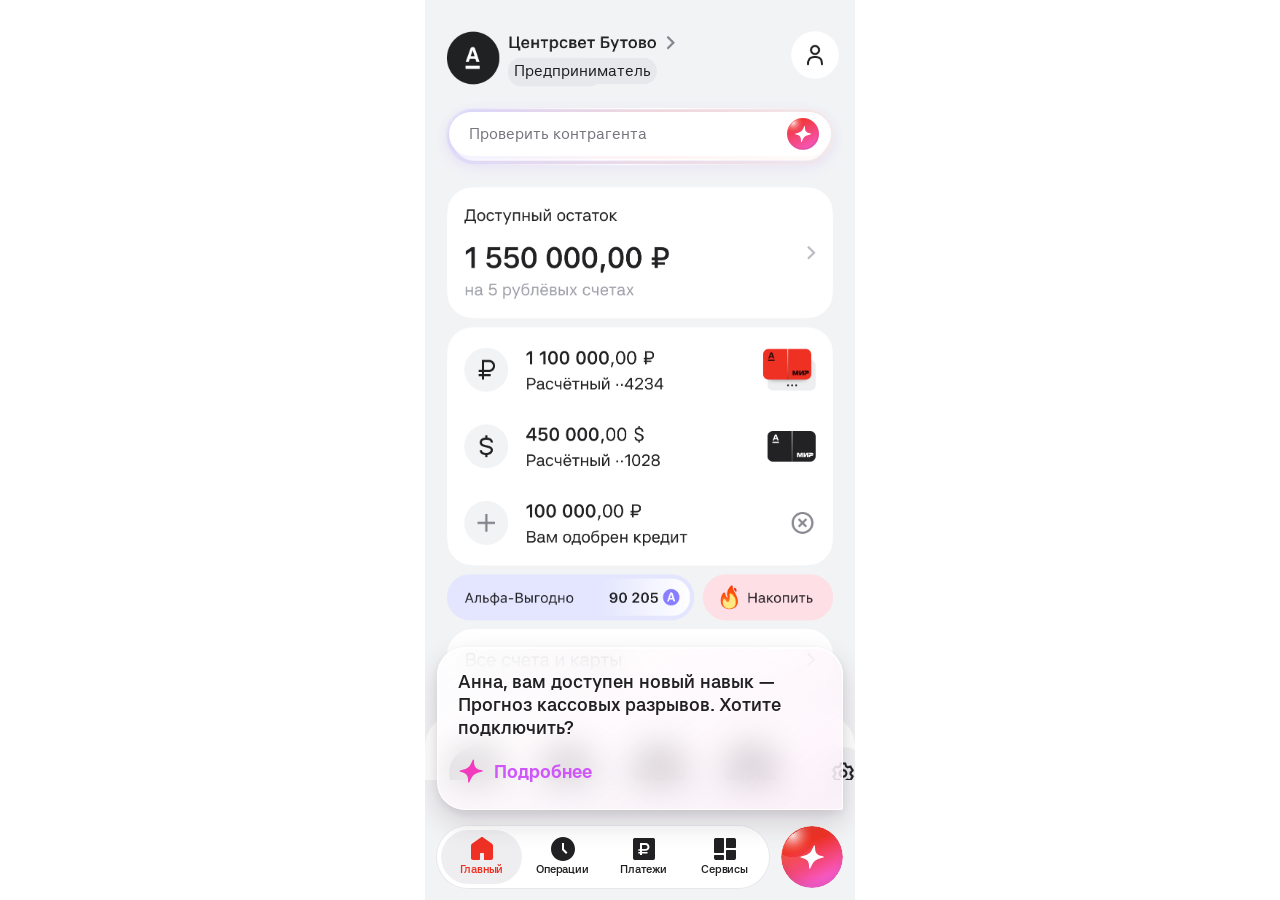
<file: index.html>
<!doctype html>
<html lang="ru">
<head>
<meta charset="utf-8">
<meta name="color-scheme" content="light">
<script src="research-boot.js"></script>
<script src="hub-config-model.js?v=transcript-scroll-20261014"></script>
<script src="hub-configuration.js?v=connection-orb-20261029"></script>
  <script src="hub-connection-list.js?v=transcript-scroll-20261014"></script>
<script src="hub-threads.js?v=transcript-scroll-20261014"></script>
<meta name="viewport" content="width=device-width, initial-scale=1, viewport-fit=cover">
<title>Альфа-Бизнес</title>
<link rel="stylesheet" href="styles/fonts.css?v=20261001-uccv3">
<link rel="stylesheet" href="styles/tokens.css?v=20261001-uccv3">
<link rel="stylesheet" href="styles/app.css?v=20261001-uccv3">
<link rel="stylesheet" href="styles/v2.css?v=20261001-uccv3">
<link rel="stylesheet" href="styles/focus-ambient.css?v=20261001-uccv3">
<link rel="stylesheet" href="styles/figma-2026-09-29.css?v=20261001-uccv3">
<link rel="stylesheet" href="styles/v3.css?v=20261001-uccv3">
<link rel="stylesheet" href="styles/theme-dark.css?v=20261001-uccv3">
<link rel="stylesheet" href="styles/hub-update-3.css?v=connection-orb-20261029">
<meta name="mobile-web-app-capable" content="yes">
<meta name="apple-mobile-web-app-capable" content="yes">
<meta name="apple-mobile-web-app-title" content="Альфа-Бизнес">
<meta name="apple-mobile-web-app-status-bar-style" content="default">
<meta name="theme-color" content="#ffffff">
<link rel="stylesheet" href="research.css?v=centered-a05f0e9">
</head>
<body>
<div id="research-version-slot" hidden></div>

<div class="stage-wrap">
<div class="stage" id="stage">
  <div class="scroller" id="scroller">

    <div class="viewport">

      <div class="page-bg"></div>

      <main class="entry-point" id="entryPoint" aria-label="Главная Альфа-Бизнес">
        <div class="research-dashboard-art"><img class="dashboard-render" src="assets/figma/refresh/dashboard.png" alt="Главная: доступный остаток 1 550 000 ₽, счета и карты"></div>
        <div class="hub-dashboard-actions"><button class="hub-dashboard-profile" type="button" aria-label="Профиль"></button></div>
        <span class="hub-dashboard-role">Предприниматель</span>
        <button class="entry-search" id="entrySearch" type="button" aria-label="Открыть строку Альфа-Интеллекта"><span>Проверить контрагента</span><img src="assets/figma/refresh/input-logo.svg" alt=""></button>
        <nav class="entry-tabbar" aria-label="Главная навигация"><button class="is-active"><img src="assets/figma/nav-home.svg" alt="">Главный</button><button><img src="assets/figma/nav-operations.svg" alt="">Операции</button><button><img src="assets/figma/nav-payments.svg" alt="">Платежи</button><button><img src="assets/figma/nav-services.svg" alt="">Сервисы</button><button id="entrySpotlight" type="button" aria-label="Открыть AI"><img src="assets/figma/v2/ai-tab-filled.svg" alt="">AI</button></nav>
      </main>
      <div class="home-indicator" id="homeIndicator"></div>
      <div class="status-bar" aria-label="9:41"><span class="status-time">9:41</span><img draggable="false" class="status-cellular" src="assets/figma/cellular.svg" alt=""><img draggable="false" class="status-wifi" src="assets/figma/wifi.svg" alt=""><span class="status-battery"></span></div>

      <div class="spotlight-shell" id="spotlightShell" aria-hidden="true">
      <div class="composer-glow" id="composerGlow" aria-hidden="true"></div>
      <form class="field shared-composer ai-input" id="field" data-ai-state="resting" aria-label="Spotlight">
        <div class="field-grad" id="fieldGrad"></div>
        <div class="field-inner" id="fieldInner"></div>
        <div class="field-glass" id="fieldGlass"></div>
        <img draggable="false" class="field-icon" id="fieldIcon" src="assets/icons/neuro-assistant.svg?v=outline-all" alt="">
        <img draggable="false" class="field-logo" id="fieldLogo" src="assets/figma/refresh/input-logo.svg" alt="">
        <textarea class="field-text" id="focusInput" readonly rows="1" enterkeyhint="send" placeholder="Спросите что угодно" aria-label="Сообщение"></textarea><button id="focusSend" class="is-empty" type="submit" aria-label="Отправить" disabled><img draggable="false" src="assets/figma/input-send.svg" alt=""></button>
      </form>
      <div class="main-layer" id="mainLayer">

      
      <div class="modal"></div>

      
      <div class="scrim" id="scrim"></div>

      
      <div class="sheet" id="sheet">
        <div class="seg" id="seg">
          <h2 class="hub-connection-title">Связь с банком</h2>
          <div class="seg-track" role="tablist" aria-label="Разделы">
            <button class="seg-item is-active" type="button" role="tab" aria-selected="true" data-tab="connection">Связь</button>
            <button class="seg-item" type="button" role="tab" aria-selected="false" data-tab="events">Обзор</button>
          </div>
        </div>

        <div class="sheet-list" id="sheetList">
          <div class="list-inner" id="listInner">
            <section class="v2-connection" aria-label="Связь">
            
            <nav class="communication-actions communication-actions--v3" aria-label="Быстрая связь">
              <button type="button" class="communication-action" data-open-managers><span class="communication-tile communication-tile--manager"><img src="assets/figma/refresh/managers.svg" alt=""></span><span>Менеджеры</span></button>
              <button type="button" class="communication-action" data-open-call aria-haspopup="dialog"><span class="communication-tile"><img src="assets/figma/v2/phone.svg" alt=""></span><span>Звонок</span></button>
              <button type="button" class="communication-action"><span class="communication-tile"><img src="assets/figma/v2/mail.svg" alt=""><i class="hub-mail-dot" aria-label="1 непрочитанное письмо">1</i></span><span>Письма</span></button>
            </nav>
            <h2 class="chat-section-title">Чаты</h2>
            

<button type="button" class="chat-row chat-row--wrap" data-contact-chat="support"><span class="chat-row-tile"><img src="assets/figma/v3/bubble-lines.svg" alt=""></span><span class="chat-row-text"><span class="chat-row-title">Чат с поддержкой</span><span class="chat-row-sub">Евгений, назовите последние 4 цифры вашей кредитки</span></span><span class="chat-row-meta hub-support-pin" aria-label="Закреплено"><time>12:55</time><i class="hub-pin-icon" aria-hidden="true"></i></span></button>
<button type="button" class="chat-row" data-contact-chat="krasnov"><span class="chat-row-tile"><img src="assets/figma/v3/user-tie.svg" alt=""></span><span class="chat-row-text"><span class="chat-row-title">Александр Краснов</span><span class="chat-row-sub">Всегда пожалуйста! ☺️</span></span><span class="chat-row-meta"><time>12:55</time><b class="chat-row-badge" aria-label="1 непрочитанное сообщение">1</b></span></button>
            <button type="button" class="chat-row" data-contact-chat="manager"><span class="chat-row-tile"><img src="assets/figma/v3/user-tie.svg" alt=""></span><span class="chat-row-text"><span class="chat-row-title">Екатерина Андреева</span><span class="chat-row-sub">Отправьте ваши реквизиты</span></span><span class="chat-row-meta"><time>12:55</time></span></button>
            
            </section>
          </div>
        </div>
      </div>


      
      <div class="field-glow" id="fieldGlow"></div>
      <div class="input-haze focus-input-haze" id="focusInputHaze" aria-hidden="true"></div>
      <div class="hub-overview-glass" id="overviewInputGlass" aria-hidden="true"></div>


      
      <div class="header">
        <div class="grabber"></div>
        <button class="ctl ctl--crown" type="button"><img draggable="false" src="assets/figma/v2/crown.svg" alt="Премиум"></button>
        <button class="ctl ctl--cross" id="mainClose" type="button"><img draggable="false" src="assets/icons/cross.svg" alt="Закрыть"></button>
      </div>

      </div>

      <div class="upper">
        <div class="stories">
          <div class="story story--ring" style="left:20px"><img draggable="false" src="assets/figma/2026-09-29/story1.png" alt=""></div>
          <div class="story story--ring" style="left:92px"><img draggable="false" src="assets/figma/2026-09-29/story2.png" alt=""></div>
          <div class="story story--ring" style="left:164px"><img draggable="false" src="assets/figma/2026-09-29/story3.png" alt=""></div>
          <div class="story" style="left:236px"><img draggable="false" src="assets/figma/2026-09-29/story4.png" alt=""></div>
          <div class="story" style="left:308px"><img draggable="false" src="assets/figma/2026-09-29/story5.png" alt=""></div>
          <div class="story" style="left:380px"><img draggable="false" src="assets/figma/2026-09-29/story6.png" alt=""></div>
          
        </div>

        <p class="greeting"><span class="hub-greeting-name">Анна, добрый вечер</span>
С чем помочь сегодня?</p>

        <div class="chips" tabindex="0" aria-label="Быстрые действия"><div class="chip-row"><button class="chip" type="button" data-open-notifications data-long-press aria-haspopup="dialog" aria-expanded="false"><img draggable="false" src="assets/figma/alert.svg" alt="">Замечен высокий риск</button><button class="chip" type="button" data-open-insights data-long-press aria-haspopup="dialog" aria-expanded="false"><span class="hub-chip-pink-star" aria-hidden="true"></span>4 инсайта</button><button class="chip" type="button" data-open-digests data-long-press aria-haspopup="dialog" aria-expanded="false"><img src="assets/figma/mvp/clock-alarm.svg" alt="">3 задачи выполнено</button></div><div class="chip-row"><button class="chip" type="button" data-primary-skill-chip>Скачать выписку</button><button class="chip" type="button">Создать задачу</button><button class="chip" type="button">Показать реквизиты</button></div></div>
      </div>

      <section class="flow-view chat-view" id="chatView" aria-hidden="true">
        <header class="flow-header"><div class="flow-grabber"></div><button class="flow-control flow-back" id="chatBack" type="button" aria-label="Назад"><img draggable="false" src="assets/figma/back.svg" alt=""></button><h1>Альфа-Интеллект</h1><button class="flow-control chat-search-toggle" id="chatSearchToggle" type="button" aria-label="Поиск в чате" aria-expanded="false"><img src="assets/icons/search.svg" alt=""></button><button class="flow-control" id="chatClose" type="button"><img draggable="false" src="assets/icons/cross.svg" alt="Закрыть"></button></header>
        <div class="chat-search-panel" id="chatSearchPanel" hidden><label class="search-field"><img src="assets/icons/search.svg" alt=""><input id="chatSearch" type="search" placeholder="Поиск в чате" aria-label="Поиск в чате"></label><span id="chatSearchCount" aria-live="polite"></span></div><div class="chat-scroll" id="chatScroll"><div class="chat-empty-intro" id="chatEmptyIntro"></div><div class="chat-date" id="chatDate">Сегодня</div><div class="chat-messages" id="chatMessages"></div><div class="chat-loader" id="chatLoader" hidden><span data-alfy-loader aria-hidden="true"></span><span class="alfy-thinking-text">Ищу ответ...</span></div></div>
      <form class="field shared-composer is-chat ai-input" id="assistantComposer" data-ai-state="resting" aria-label="Сообщение Альфа-Интеллекту">
        <div class="field-grad" id="assistantGrad"></div>
        <div class="field-inner" id="assistantInner"></div>
        <div class="field-glass" id="assistantGlass"></div>
        <img draggable="false" class="field-icon" id="assistantIcon" src="assets/icons/neuro-assistant.svg?v=outline-all" alt="">
        <img draggable="false" class="field-logo" id="assistantLogo" src="assets/figma/refresh/input-logo.svg" alt="">
        <textarea class="field-text" id="chatInput" rows="1" enterkeyhint="send" placeholder="Спросите что угодно" aria-label="Сообщение"></textarea><button id="chatSend" class="is-empty" type="submit" aria-label="Отправить" disabled><img draggable="false" src="assets/figma/input-send.svg" alt=""></button>
      </form>
        <form class="contact-composer" id="contactComposer" aria-label="Сообщение в чат">
          <textarea id="contactInput" rows="1" enterkeyhint="send" placeholder="Напишите сообщение" aria-label="Сообщение менеджеру или поддержке"></textarea>
          <button id="contactSend" type="submit" aria-label="Отправить" disabled><img src="assets/figma/v2/contact-send.svg" alt=""></button>
        </form>
        <div class="ios-keyboard" id="iosKeyboard" aria-hidden="true"><img draggable="false" src="assets/figma/2026-09-29/keyboard.png" alt="Клавиатура iOS"></div>
        <nav class="help-tabbar" aria-label="Разделы Альфа-Интеллекта"><button type="button" class="is-active" aria-label="Альфа-Интеллект"><img draggable="false" src="assets/figma/tabs-assistant.svg" alt=""></button><button type="button" data-return-tab="events" aria-label="Обзор"><img draggable="false" src="assets/figma/tabs-events.svg" alt=""></button><button type="button" data-return-tab="connection" aria-label="Связь"><img draggable="false" src="assets/figma/tabs-contact.svg" alt=""></button></nav>
      </section>

      <section class="flow-view native-view" id="notificationsView" aria-hidden="true"><header class="native-header"><h1>Обзор</h1><div class="flow-grabber"></div><button class="flow-control native-close" id="notificationsClose" type="button"><img draggable="false" src="assets/icons/cross.svg" alt="Закрыть"></button><button class="flow-control flow-back" id="notificationsBack" type="button" aria-label="Назад"><img draggable="false" src="assets/figma/back.svg" alt=""></button></header><div class="native-scroll"><h2>Требуют решения</h2><button class="notification-row" id="firstNotification" type="button"><span class="notification-icon"><img src="assets/figma/refresh/event-alert.svg" alt=""></span><span><b>Платёж на 250 000 ₽ отклонён</b><small>По счёту временно ограничены исходящие платежи</small></span></button><h2>Для ознакомления</h2><div class="notification-row"><span class="notification-icon notification-icon--warn"><img src="assets/figma/refresh/event-info.svg" alt=""></span><span><b>Поступление от контрагента</b><small>84 000 ₽ капнули на ваш счёт 14.09.2026</small></span></div><div class="notification-row"><span class="notification-icon notification-icon--warn"><img src="assets/figma/refresh/event-info.svg" alt=""></span><span><b>Оплата за услуги</b><small>Ваш счёт пополнен на 35 500 ₽ 15.09.2026</small></span></div><div class="notification-row"><span class="notification-icon notification-icon--warn"><img src="assets/figma/refresh/event-info.svg" alt=""></span><span><b>Возврат средств</b><small>На ваш счёт возвращено 12 000 ₽ 16.09.2026</small></span></div><div class="notification-row"><span class="notification-icon notification-icon--warn"><img src="assets/figma/refresh/event-info.svg" alt=""></span><span><b>Списание комиссии</b><small>Комиссия в размере 500 ₽ списана 17.09.2026</small></span></div><div class="notification-row"><span class="notification-icon notification-icon--warn"><img src="assets/figma/refresh/event-info.svg" alt=""></span><span><b>Поступление от клиента</b><small>Клиент оплатил 46 700 ₽ 18.09.2026</small></span></div><div class="notification-row"><span class="notification-icon notification-icon--warn"><img src="assets/figma/refresh/event-info.svg" alt=""></span><span><b>Начисление бонусов</b><small>На ваш счёт добавлено 1 200 бонусов 19.09.2026</small></span></div><div class="notification-row"><span class="notification-icon notification-icon--warn"><img src="assets/figma/refresh/event-info.svg" alt=""></span><span><b>Перевод между счетами</b><small>Перевод 20 000 ₽ выполнен 20.09.2026</small></span></div><div class="notification-row"><span class="notification-icon notification-icon--warn"><img src="assets/figma/refresh/event-info.svg" alt=""></span><span><b>Погашение кредита</b><small>Оплата кредита 30 000 ₽ 21.09.2026</small></span></div></div></section>

      <section class="flow-view native-view" id="notificationView" aria-hidden="true"><header class="native-header"><h1>Обзор</h1><div class="flow-grabber"></div><button class="flow-control flow-back" id="notificationBack" type="button" aria-label="Назад"><img draggable="false" src="assets/figma/back.svg" alt=""></button><button class="flow-control native-close" id="notificationClose" type="button"><img draggable="false" src="assets/icons/cross.svg" alt="Закрыть"></button></header><div class="native-scroll notification-detail"><time>20 сентября, 18:35</time><h1>Платёж на 250 000 ₽ отклонён</h1><p>Платёж в адрес ООО «Поставка» не прошёл. По счёту временно ограничены исходящие платежи — банку нужны дополнительные сведения о вашей деятельности.</p><h2><img src="assets/icons/neuro-assistant.svg?v=outline-all" alt="">Что можно сделать?</h2><ol class="event-steps"><li><b>Уточните назначение платежа</b><p>Расскажите, за что платите ООО «Поставка» и как платёж связан с вашей деятельностью.</p></li><li><b>Добавьте документы</b><p>Понадобятся 2 документа, которые подтверждают сделку. Альфа-Интеллект подскажет, какие именно подойдут.</p></li><li><b>Подготовьте ответ банку</b><p>Альфа-Интеллект соберёт информацию и документы в ответ для банка. После проверки ограничение может быть снято.</p></li></ol><div class="detail-actions"><button type="button" data-event-help><img src="assets/figma/2026-09-29/arrow-dark.svg" alt="">Начать подготовку ответа</button><button type="button" id=bankRequestAction><img src="assets/figma/2026-09-29/arrow-dark.svg" alt="">Что именно запросил банк?</button><button type="button" data-event-help><img src="assets/figma/2026-09-29/arrow-dark.svg" alt="">У меня нет нужных документов</button><button type="button" data-event-help><img src="assets/figma/2026-09-29/arrow-dark.svg" alt="">Почему ограничили платежи?</button></div></div></section>


      <section class="flow-view native-view" id="directoryView" aria-hidden="true" inert>
        <header class="native-header"><div class="flow-grabber"></div><h1 id="directoryTitle">Менеджеры</h1><button class="flow-control flow-back" id="directoryBack" type="button" aria-label="Назад"><img src="assets/figma/back.svg" alt=""></button><button class="flow-control native-close" id="directoryClose" type="button" aria-label="Закрыть"><img src="assets/icons/cross.svg" alt=""></button></header>
        <div class="native-scroll" id="directoryContent"></div>
        <button class="directory-primary" id="directoryAction" type="button" hidden>Новый диалог</button>
      </section>
      <div class="event-context" id="eventContext" hidden>
        <section class="event-popover" id="eventPopover" role="dialog" aria-modal="true" aria-label="Важное событие" tabindex="-1">
          <h2>Платёж на 250 000 ₽ отклонён</h2><p>Платёж в адрес ООО «Поставка» не прошёл. По счёту временно ограничены исходящие платежи — банку нужны дополнительные сведения о вашей деятельности.</p>
          <button id="prepareEventReply" type="button"><img src="assets/figma/2026-09-29/star-gradient.svg" alt="">Подготовить ответ</button>
          <button id="markEventRead" type="button"><img src="assets/figma/2026-09-29/check-dark.svg" alt="">Отметить прочитанным</button>
        </section>
      </div>
      </div>

    </div>

    <div class="spacer" id="spacer"></div>
  </div>
</div>
</div>

<script src="embed.js?v=20261001-uccv3"></script>
<script src="hub-banking-skills.js?v=transcript-scroll-20261014"></script>
<script src="hub-regular.js?v=transcript-scroll-20261014"></script>
<script src="hub-alfy-loader.js?v=transcript-scroll-20261014"></script>
<script src="hub-typography.js?v=transcript-scroll-20261014"></script>
<script src="hub-merged-segments.js?v=transcript-scroll-20261014"></script>
<script src="hub-event-actions.js?v=transcript-scroll-20261014"></script>
<script src="hub-surface-motion.js?v=transcript-scroll-20261014"></script>
<script src="hub-native-navigation.js?v=transcript-scroll-20261014"></script>
<script src="js/spotlight-embedded.js?v=transcript-scroll-20261014"></script>
<script src="hub-more-menu.js?v=transcript-scroll-20261014"></script>
<script src="js/focus-ambient.js?v=ucc-surfaces-20261008"></script>
<script src="hub-ai-surfaces.js?v=transcript-scroll-20261014"></script>
<script src="hub-answer-feedback.js?v=transcript-scroll-20261014"></script>
<script src="hub-operator-experiment.js?v=transcript-scroll-20261014"></script>
<script src="hub-call-sheet.js?v=transcript-scroll-20261014"></script>
<script src="hub-dialog-controls.js?v=transcript-scroll-20261014"></script>
<script src="research-keyboard.js"></script>
<script src="research-viewport.js"></script>
</body>
</html>
</file>
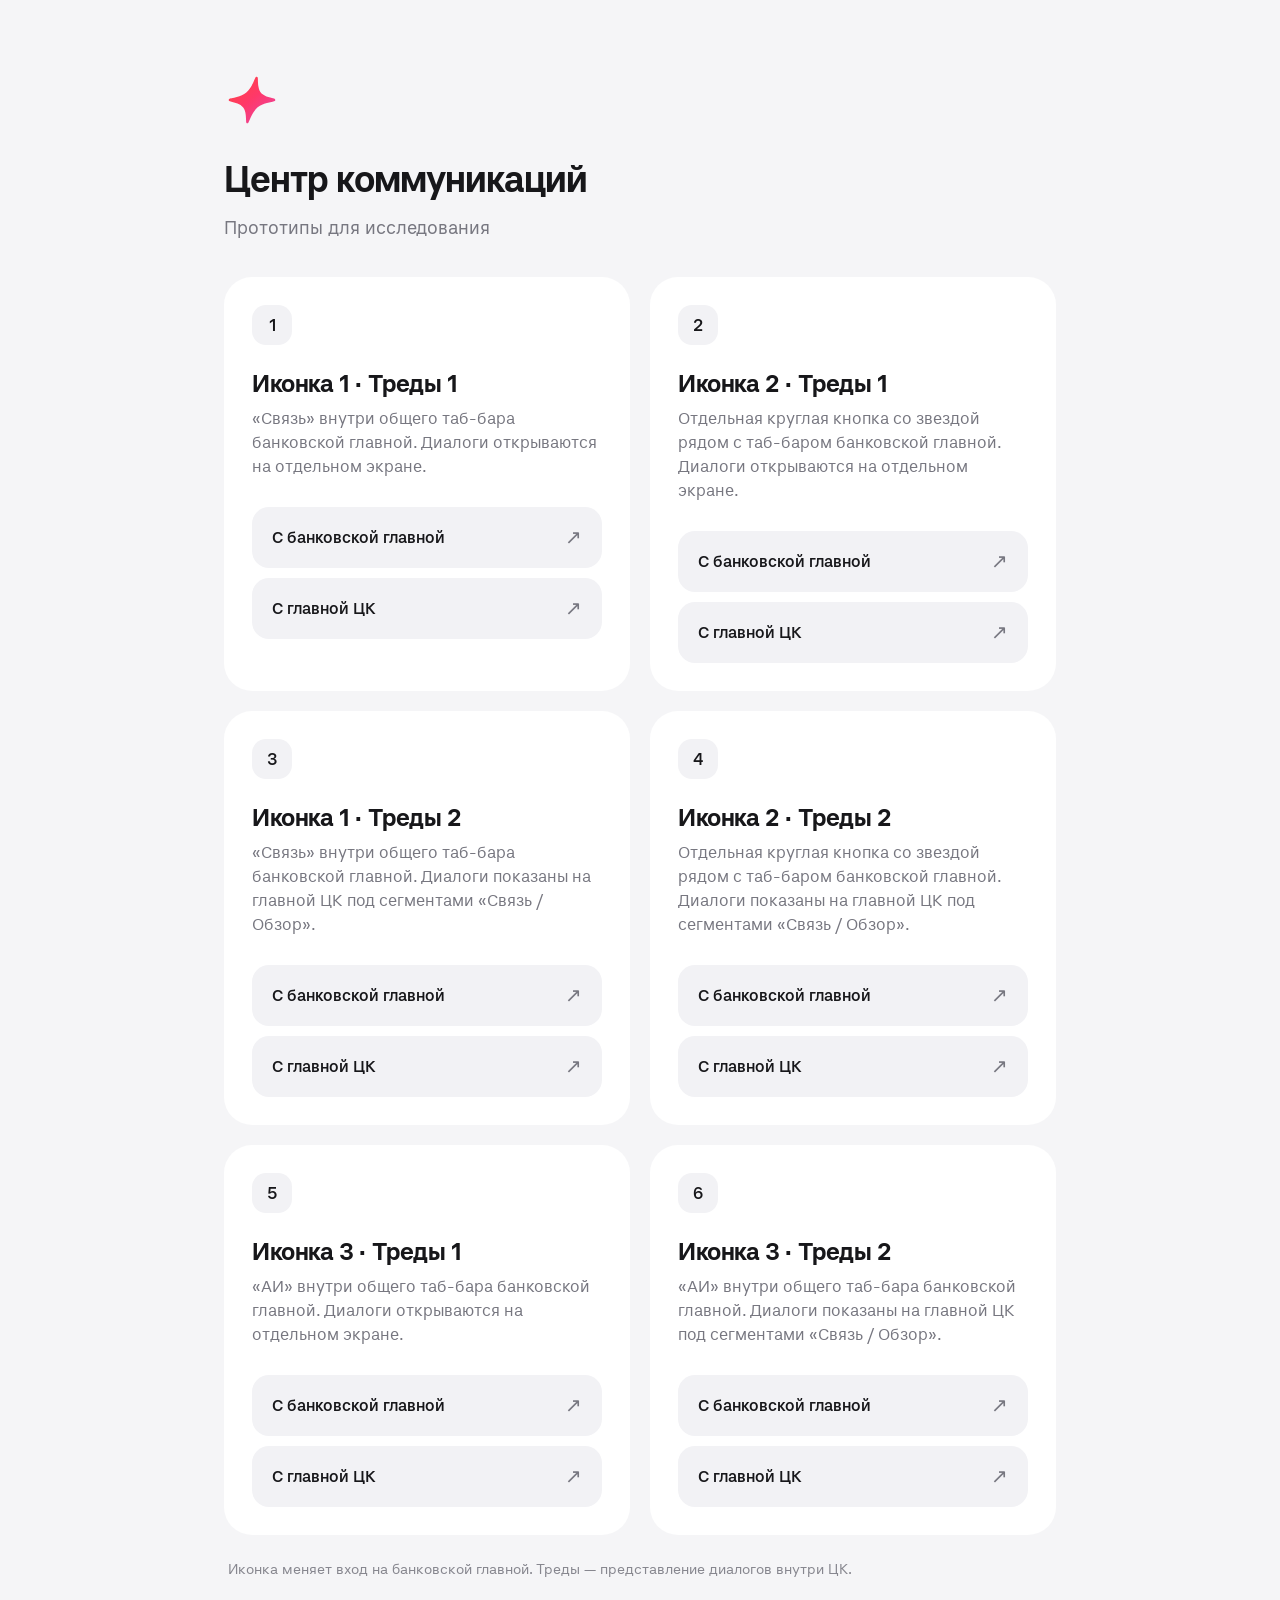
<file: first-click/index.html>
<!doctype html>
<html lang="ru">
<head>
<meta charset="utf-8">
<meta name="viewport" content="width=device-width, initial-scale=1">
<meta name="color-scheme" content="light">
<title>Центр коммуникаций — исследование</title>
<link rel="stylesheet" href="styles/fonts.css">
<style>
*{box-sizing:border-box}body{margin:0;background:#f5f5f7;color:#17171a;font-family:'Alfa Interface',Arial,sans-serif;-webkit-font-smoothing:antialiased}main{max-width:880px;margin:0 auto;padding:72px 24px 48px}.brand{width:56px;height:56px;margin-bottom:28px}h1{font-size:36px;line-height:1.12;letter-spacing:-1px;margin:0 0 14px;font-weight:700}.intro{font-size:18px;line-height:1.5;color:#777780;margin:0 0 36px}.variants{display:grid;grid-template-columns:1fr 1fr;gap:20px}.card{background:#fff;border-radius:28px;padding:28px}.number{display:flex;align-items:center;justify-content:center;width:40px;height:40px;border-radius:14px;background:#f2f2f5;font-size:17px;font-weight:500;margin-bottom:24px}h2{font-size:24px;line-height:1.25;letter-spacing:-.4px;margin:0 0 8px}.description{font-size:16px;line-height:1.5;color:#777780;margin:0 0 28px;min-height:48px}.links{display:grid;gap:10px}a{display:flex;align-items:center;justify-content:space-between;gap:12px;padding:18px 20px;border-radius:17px;background:#f2f2f5;color:#17171a;text-decoration:none;font-size:16px;line-height:1.25;font-weight:500;transition:background .15s}a::after{content:'↗';font-size:20px;color:#777780}a:hover{background:#e9e9ee}a:focus-visible{outline:3px solid #b059bd;outline-offset:3px}.note{font-size:14px;line-height:1.5;color:#87878f;margin:24px 4px 0}@media(max-width:620px){main{padding:36px 20px}.variants{grid-template-columns:1fr;gap:16px}h1{font-size:30px}.intro{font-size:16px;margin-bottom:28px}.card{padding:24px}.number{margin-bottom:18px}.description{min-height:0;margin-bottom:24px}}
</style>
</head>
<body>
<main>
<img class="brand" src="assets/figma/v2/ai-tab-brand.svg" alt="">
<h1>Центр коммуникаций</h1>
<p class="intro">Прототипы для исследования</p>
<div class="variants">
<section class="card" aria-labelledby="icon1">
<div class="number" aria-hidden="true">1</div>
<h2 id="icon1">Иконка 1 · Треды 1</h2>
<p class="description">«Связь» внутри общего таб-бара банковской главной. Диалоги открываются на отдельном экране.</p>
<div class="links">
<a href="icon-1_threads-1.html?start=bank">С банковской главной</a>
<a href="icon-1_threads-1.html?start=center">С главной ЦК</a>
</div>
</section>
<section class="card" aria-labelledby="icon2">
<div class="number" aria-hidden="true">2</div>
<h2 id="icon2">Иконка 2 · Треды 1</h2>
<p class="description">Отдельная круглая кнопка со звездой рядом с таб-баром банковской главной. Диалоги открываются на отдельном экране.</p>
<div class="links">
<a href="icon-2_threads-1.html?start=bank">С банковской главной</a>
<a href="icon-2_threads-1.html?start=center">С главной ЦК</a>
</div>
</section>
<section class="card" aria-labelledby="icon1threads2">
<div class="number" aria-hidden="true">3</div>
<h2 id="icon1threads2">Иконка 1 · Треды 2</h2>
<p class="description">«Связь» внутри общего таб-бара банковской главной. Диалоги показаны на главной ЦК под сегментами «Связь / Обзор».</p>
<div class="links">
<a href="icon-1_threads-2.html?start=bank">С банковской главной</a>
<a href="icon-1_threads-2.html?start=center">С главной ЦК</a>
</div>
</section>
<section class="card" aria-labelledby="icon2threads2">
<div class="number" aria-hidden="true">4</div>
<h2 id="icon2threads2">Иконка 2 · Треды 2</h2>
<p class="description">Отдельная круглая кнопка со звездой рядом с таб-баром банковской главной. Диалоги показаны на главной ЦК под сегментами «Связь / Обзор».</p>
<div class="links">
<a href="icon-2_threads-2.html?start=bank">С банковской главной</a>
<a href="icon-2_threads-2.html?start=center">С главной ЦК</a>
</div>
</section>
<section class="card" aria-labelledby="variant31">
<div class="number" aria-hidden="true">5</div>
<h2 id="variant31">Иконка 3 · Треды 1</h2>
<p class="description">«АИ» внутри общего таб-бара банковской главной. Диалоги открываются на отдельном экране.</p>
<div class="links">
<a href="icon-3_threads-1.html?start=bank">С банковской главной</a>
<a href="icon-3_threads-1.html?start=center">С главной ЦК</a>
</div>
</section>
<section class="card" aria-labelledby="variant32">
<div class="number" aria-hidden="true">6</div>
<h2 id="variant32">Иконка 3 · Треды 2</h2>
<p class="description">«АИ» внутри общего таб-бара банковской главной. Диалоги показаны на главной ЦК под сегментами «Связь / Обзор».</p>
<div class="links">
<a href="icon-3_threads-2.html?start=bank">С банковской главной</a>
<a href="icon-3_threads-2.html?start=center">С главной ЦК</a>
</div>
</section>



</div>
<p class="note">Иконка меняет вход на банковской главной. Треды — представление диалогов внутри ЦК.</p>
</main>
</body>
</html>
</file>
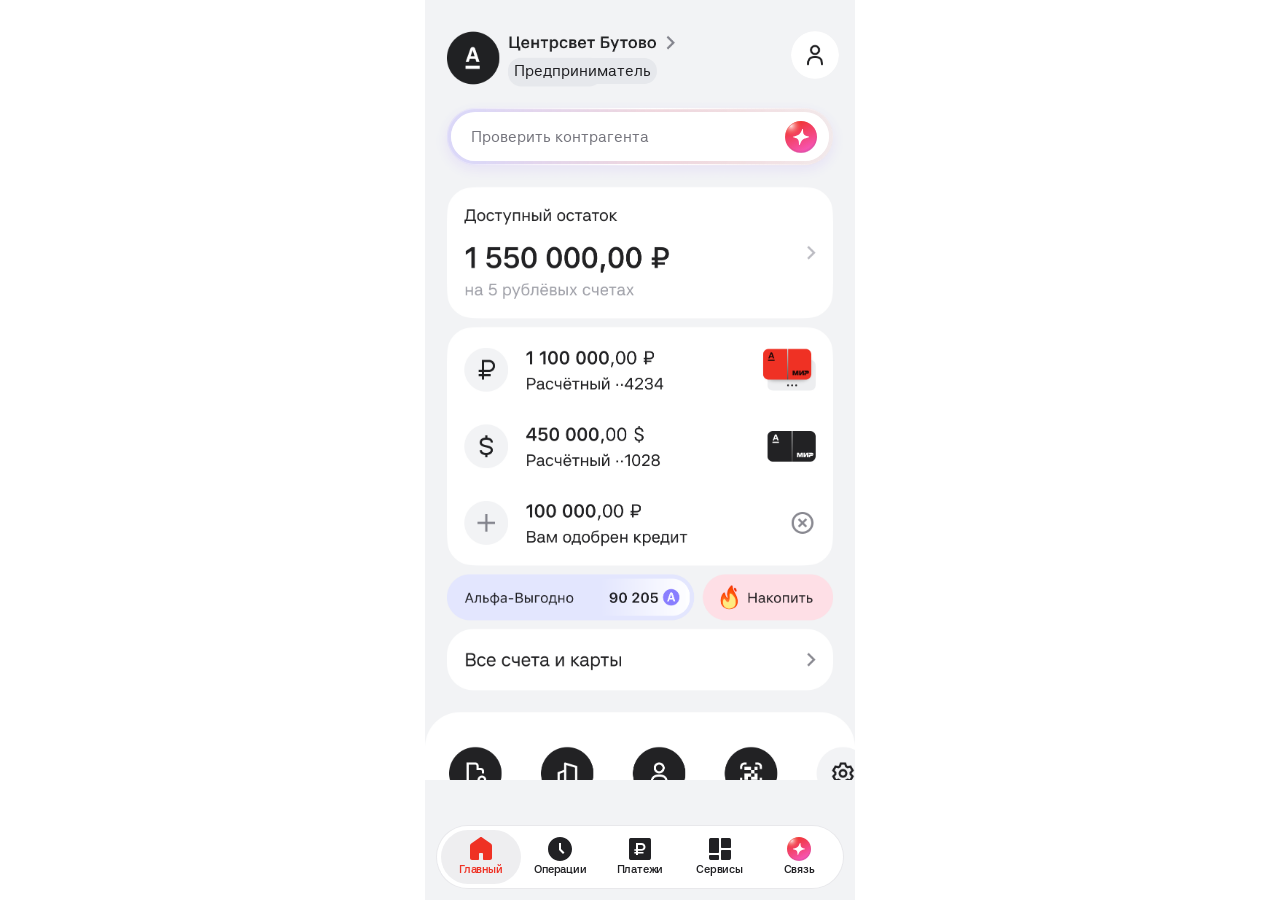
<file: first-click/icon-1_threads-1.html>
<!doctype html>
<html lang="ru">
<head>
<meta charset="utf-8">
<meta name="color-scheme" content="light">
<script src="research-first-click.js" data-variant="icon-1_threads-1"></script>
<script src="research-boot.js" data-preset="mvp"></script>
<script src="hub-config-model.js?v=transcript-scroll-20261014"></script>
<script src="hub-configuration.js?v=connection-orb-20261029"></script>
  <script src="hub-connection-list.js?v=transcript-scroll-20261014"></script>
<script src="hub-threads.js?v=transcript-scroll-20261014"></script>
<meta name="viewport" content="width=device-width, initial-scale=1, viewport-fit=cover">
<title>Альфа-Бизнес</title>
<link rel="stylesheet" href="styles/fonts.css?v=20261001-uccv3">
<link rel="stylesheet" href="styles/tokens.css?v=20261001-uccv3">
<link rel="stylesheet" href="styles/app.css?v=20261001-uccv3">
<link rel="stylesheet" href="styles/v2.css?v=20261001-uccv3">
<link rel="stylesheet" href="styles/focus-ambient.css?v=20261001-uccv3">
<link rel="stylesheet" href="styles/figma-2026-09-29.css?v=20261001-uccv3">
<link rel="stylesheet" href="styles/v3.css?v=20261001-uccv3">
<link rel="stylesheet" href="styles/theme-dark.css?v=20261001-uccv3">
<link rel="stylesheet" href="styles/hub-update-3.css?v=connection-orb-20261029">
<meta name="mobile-web-app-capable" content="yes">
<meta name="apple-mobile-web-app-capable" content="yes">
<meta name="apple-mobile-web-app-title" content="Альфа-Бизнес">
<meta name="apple-mobile-web-app-status-bar-style" content="default">
<meta name="theme-color" content="#ffffff">
<link rel="stylesheet" href="research.css?v=input-20261105">
</head>
<body>
<div id="research-version-slot" hidden></div>

<div class="stage-wrap">
<div class="stage" id="stage">
  <div class="scroller" id="scroller">

    <div class="viewport">

      <div class="page-bg"></div>

      <main class="entry-point" id="entryPoint" aria-label="Главная Альфа-Бизнес">
        <div class="research-dashboard-art"><img class="dashboard-render" src="assets/figma/refresh/dashboard.png" alt="Главная: доступный остаток 1 550 000 ₽, счета и карты"></div>
        <div class="hub-dashboard-actions"><button class="hub-dashboard-profile" type="button" aria-label="Профиль"></button></div>
        <span class="hub-dashboard-role">Предприниматель</span>
        <button class="entry-search" id="entrySearch" type="button" aria-label="Открыть строку Альфа-Интеллекта"><span>Проверить контрагента</span><img src="assets/figma/refresh/input-logo.svg" alt=""></button>
        <nav class="entry-tabbar" aria-label="Главная навигация"><button class="is-active"><img src="assets/figma/nav-home.svg" alt="">Главный</button><button><img src="assets/figma/nav-operations.svg" alt="">Операции</button><button><img src="assets/figma/nav-payments.svg" alt="">Платежи</button><button><img src="assets/figma/nav-services.svg" alt="">Сервисы</button><button id="entrySpotlight" type="button" aria-label="Открыть AI"><img src="assets/figma/v2/ai-tab-filled.svg" alt="">AI</button></nav>
      </main>
      <div class="home-indicator" id="homeIndicator"></div>
      <div class="status-bar" aria-label="9:41"><span class="status-time">9:41</span><img draggable="false" class="status-cellular" src="assets/figma/cellular.svg" alt=""><img draggable="false" class="status-wifi" src="assets/figma/wifi.svg" alt=""><span class="status-battery"></span></div>

      <div class="spotlight-shell" id="spotlightShell" aria-hidden="true">
      <div class="composer-glow" id="composerGlow" aria-hidden="true"></div>
      <form class="field shared-composer ai-input" id="field" data-ai-state="resting" aria-label="Spotlight">
        <div class="field-grad" id="fieldGrad"></div>
        <div class="field-inner" id="fieldInner"></div>
        <div class="field-glass" id="fieldGlass"></div>
        <img draggable="false" class="field-icon" id="fieldIcon" src="assets/icons/neuro-assistant.svg?v=outline-all" alt="">
        <img draggable="false" class="field-logo" id="fieldLogo" src="assets/figma/refresh/input-logo.svg" alt="">
        <textarea class="field-text" id="focusInput" readonly rows="1" enterkeyhint="send" placeholder="Спросите что угодно" aria-label="Сообщение"></textarea><button id="focusSend" class="is-empty" type="submit" aria-label="Отправить" disabled><img draggable="false" src="assets/figma/input-send.svg" alt=""></button>
      </form>
      <div class="main-layer" id="mainLayer">

      
      <div class="modal"></div>

      
      <div class="scrim" id="scrim"></div>

      
      <div class="sheet" id="sheet">
        <div class="seg" id="seg">
          <h2 class="hub-connection-title">Связь с банком</h2>
          <div class="seg-track" role="tablist" aria-label="Разделы">
            <button class="seg-item is-active" type="button" role="tab" aria-selected="true" data-tab="connection">Связь</button>
            <button class="seg-item" type="button" role="tab" aria-selected="false" data-tab="events">Обзор</button>
          </div>
        </div>

        <div class="sheet-list" id="sheetList">
          <div class="list-inner" id="listInner">
            <section class="v2-connection" aria-label="Связь">
            
            <nav class="communication-actions communication-actions--v3" aria-label="Быстрая связь">
              <button type="button" class="communication-action" data-open-managers><span class="communication-tile communication-tile--manager"><img src="assets/figma/refresh/managers.svg" alt=""></span><span>Менеджеры</span></button>
              <button type="button" class="communication-action" data-open-call aria-haspopup="dialog"><span class="communication-tile"><img src="assets/figma/v2/phone.svg" alt=""></span><span>Звонок</span></button>
              <button type="button" class="communication-action"><span class="communication-tile"><img src="assets/figma/v2/mail.svg" alt=""><i class="hub-mail-dot" aria-label="1 непрочитанное письмо">1</i></span><span>Письма</span></button>
            </nav>
            <h2 class="chat-section-title">Чаты</h2>
            

<button type="button" class="chat-row chat-row--wrap" data-contact-chat="support"><span class="chat-row-tile"><img src="assets/figma/v3/bubble-lines.svg" alt=""></span><span class="chat-row-text"><span class="chat-row-title">Чат с поддержкой</span><span class="chat-row-sub">Евгений, назовите последние 4 цифры вашей кредитки</span></span><span class="chat-row-meta hub-support-pin" aria-label="Закреплено"><time>12:55</time><i class="hub-pin-icon" aria-hidden="true"></i></span></button>
<button type="button" class="chat-row" data-contact-chat="krasnov"><span class="chat-row-tile"><img src="assets/figma/v3/user-tie.svg" alt=""></span><span class="chat-row-text"><span class="chat-row-title">Александр Краснов</span><span class="chat-row-sub">Всегда пожалуйста! ☺️</span></span><span class="chat-row-meta"><time>12:55</time><b class="chat-row-badge" aria-label="1 непрочитанное сообщение">1</b></span></button>
            <button type="button" class="chat-row" data-contact-chat="manager"><span class="chat-row-tile"><img src="assets/figma/v3/user-tie.svg" alt=""></span><span class="chat-row-text"><span class="chat-row-title">Екатерина Андреева</span><span class="chat-row-sub">Отправьте ваши реквизиты</span></span><span class="chat-row-meta"><time>12:55</time></span></button>
            
            </section>
          </div>
        </div>
      </div>


      
      <div class="field-glow" id="fieldGlow"></div>
      <div class="input-haze focus-input-haze" id="focusInputHaze" aria-hidden="true"></div>
      <div class="hub-overview-glass" id="overviewInputGlass" aria-hidden="true"></div>


      
      <div class="header">
        <div class="grabber"></div>
        <button class="ctl ctl--crown" type="button"><img draggable="false" src="assets/figma/v2/crown.svg" alt="Премиум"></button>
        <button class="ctl ctl--cross" id="mainClose" type="button"><img draggable="false" src="assets/icons/cross.svg" alt="Закрыть"></button>
      </div>

      </div>

      <div class="upper">
        <div class="stories">
          <div class="story story--ring" style="left:20px"><img draggable="false" src="assets/figma/2026-09-29/story1.png" alt=""></div>
          <div class="story story--ring" style="left:92px"><img draggable="false" src="assets/figma/2026-09-29/story2.png" alt=""></div>
          <div class="story story--ring" style="left:164px"><img draggable="false" src="assets/figma/2026-09-29/story3.png" alt=""></div>
          <div class="story" style="left:236px"><img draggable="false" src="assets/figma/2026-09-29/story4.png" alt=""></div>
          <div class="story" style="left:308px"><img draggable="false" src="assets/figma/2026-09-29/story5.png" alt=""></div>
          <div class="story" style="left:380px"><img draggable="false" src="assets/figma/2026-09-29/story6.png" alt=""></div>
          
        </div>

        <p class="greeting"><span class="hub-greeting-name">Анна, добрый вечер</span>
С чем помочь сегодня?</p>

        <div class="chips" tabindex="0" aria-label="Быстрые действия"><div class="chip-row"><button class="chip" type="button" data-open-notifications data-long-press aria-haspopup="dialog" aria-expanded="false"><img draggable="false" src="assets/figma/alert.svg" alt="">Замечен высокий риск</button><button class="chip" type="button" data-open-insights data-long-press aria-haspopup="dialog" aria-expanded="false"><span class="hub-chip-pink-star" aria-hidden="true"></span>4 инсайта</button><button class="chip" type="button" data-open-digests data-long-press aria-haspopup="dialog" aria-expanded="false"><img src="assets/figma/mvp/clock-alarm.svg" alt="">3 задачи выполнено</button></div><div class="chip-row"><button class="chip" type="button" data-primary-skill-chip>Скачать выписку</button><button class="chip" type="button">Создать задачу</button><button class="chip" type="button">Показать реквизиты</button></div></div>
      </div>

      <section class="flow-view chat-view" id="chatView" aria-hidden="true">
        <header class="flow-header"><div class="flow-grabber"></div><button class="flow-control flow-back" id="chatBack" type="button" aria-label="Назад"><img draggable="false" src="assets/figma/back.svg" alt=""></button><h1>Альфа-Интеллект</h1><button class="flow-control chat-search-toggle" id="chatSearchToggle" type="button" aria-label="Поиск в чате" aria-expanded="false"><img src="assets/icons/search.svg" alt=""></button><button class="flow-control" id="chatClose" type="button"><img draggable="false" src="assets/icons/cross.svg" alt="Закрыть"></button></header>
        <div class="chat-search-panel" id="chatSearchPanel" hidden><label class="search-field"><img src="assets/icons/search.svg" alt=""><input id="chatSearch" type="search" placeholder="Поиск в чате" aria-label="Поиск в чате"></label><span id="chatSearchCount" aria-live="polite"></span></div><div class="chat-scroll" id="chatScroll"><div class="chat-empty-intro" id="chatEmptyIntro"></div><div class="chat-date" id="chatDate">Сегодня</div><div class="chat-messages" id="chatMessages"></div><div class="chat-loader" id="chatLoader" hidden><span data-alfy-loader aria-hidden="true"></span><span class="alfy-thinking-text">Ищу ответ...</span></div></div>
      <form class="field shared-composer is-chat ai-input" id="assistantComposer" data-ai-state="resting" aria-label="Сообщение Альфа-Интеллекту">
        <div class="field-grad" id="assistantGrad"></div>
        <div class="field-inner" id="assistantInner"></div>
        <div class="field-glass" id="assistantGlass"></div>
        <img draggable="false" class="field-icon" id="assistantIcon" src="assets/icons/neuro-assistant.svg?v=outline-all" alt="">
        <img draggable="false" class="field-logo" id="assistantLogo" src="assets/figma/refresh/input-logo.svg" alt="">
        <textarea class="field-text" id="chatInput" rows="1" enterkeyhint="send" placeholder="Спросите что угодно" aria-label="Сообщение"></textarea><button id="chatSend" class="is-empty" type="submit" aria-label="Отправить" disabled><img draggable="false" src="assets/figma/input-send.svg" alt=""></button>
      </form>
        <form class="contact-composer" id="contactComposer" aria-label="Сообщение в чат">
          <textarea id="contactInput" rows="1" enterkeyhint="send" placeholder="Напишите сообщение" aria-label="Сообщение менеджеру или поддержке"></textarea>
          <button id="contactSend" type="submit" aria-label="Отправить" disabled><img src="assets/figma/v2/contact-send.svg" alt=""></button>
        </form>
        <div class="ios-keyboard" id="iosKeyboard" aria-hidden="true"><img draggable="false" src="assets/figma/2026-09-29/keyboard.png" alt="Клавиатура iOS"></div>
        <nav class="help-tabbar" aria-label="Разделы Альфа-Интеллекта"><button type="button" class="is-active" aria-label="Альфа-Интеллект"><img draggable="false" src="assets/figma/tabs-assistant.svg" alt=""></button><button type="button" data-return-tab="events" aria-label="Обзор"><img draggable="false" src="assets/figma/tabs-events.svg" alt=""></button><button type="button" data-return-tab="connection" aria-label="Связь"><img draggable="false" src="assets/figma/tabs-contact.svg" alt=""></button></nav>
      </section>

      <section class="flow-view native-view" id="notificationsView" aria-hidden="true"><header class="native-header"><h1>Обзор</h1><div class="flow-grabber"></div><button class="flow-control native-close" id="notificationsClose" type="button"><img draggable="false" src="assets/icons/cross.svg" alt="Закрыть"></button><button class="flow-control flow-back" id="notificationsBack" type="button" aria-label="Назад"><img draggable="false" src="assets/figma/back.svg" alt=""></button></header><div class="native-scroll"><h2>Требуют решения</h2><button class="notification-row" id="firstNotification" type="button"><span class="notification-icon"><img src="assets/figma/refresh/event-alert.svg" alt=""></span><span><b>Платёж на 250 000 ₽ отклонён</b><small>По счёту временно ограничены исходящие платежи</small></span></button><h2>Для ознакомления</h2><div class="notification-row"><span class="notification-icon notification-icon--warn"><img src="assets/figma/refresh/event-info.svg" alt=""></span><span><b>Поступление от контрагента</b><small>84 000 ₽ капнули на ваш счёт 14.09.2026</small></span></div><div class="notification-row"><span class="notification-icon notification-icon--warn"><img src="assets/figma/refresh/event-info.svg" alt=""></span><span><b>Оплата за услуги</b><small>Ваш счёт пополнен на 35 500 ₽ 15.09.2026</small></span></div><div class="notification-row"><span class="notification-icon notification-icon--warn"><img src="assets/figma/refresh/event-info.svg" alt=""></span><span><b>Возврат средств</b><small>На ваш счёт возвращено 12 000 ₽ 16.09.2026</small></span></div><div class="notification-row"><span class="notification-icon notification-icon--warn"><img src="assets/figma/refresh/event-info.svg" alt=""></span><span><b>Списание комиссии</b><small>Комиссия в размере 500 ₽ списана 17.09.2026</small></span></div><div class="notification-row"><span class="notification-icon notification-icon--warn"><img src="assets/figma/refresh/event-info.svg" alt=""></span><span><b>Поступление от клиента</b><small>Клиент оплатил 46 700 ₽ 18.09.2026</small></span></div><div class="notification-row"><span class="notification-icon notification-icon--warn"><img src="assets/figma/refresh/event-info.svg" alt=""></span><span><b>Начисление бонусов</b><small>На ваш счёт добавлено 1 200 бонусов 19.09.2026</small></span></div><div class="notification-row"><span class="notification-icon notification-icon--warn"><img src="assets/figma/refresh/event-info.svg" alt=""></span><span><b>Перевод между счетами</b><small>Перевод 20 000 ₽ выполнен 20.09.2026</small></span></div><div class="notification-row"><span class="notification-icon notification-icon--warn"><img src="assets/figma/refresh/event-info.svg" alt=""></span><span><b>Погашение кредита</b><small>Оплата кредита 30 000 ₽ 21.09.2026</small></span></div></div></section>

      <section class="flow-view native-view" id="notificationView" aria-hidden="true"><header class="native-header"><h1>Обзор</h1><div class="flow-grabber"></div><button class="flow-control flow-back" id="notificationBack" type="button" aria-label="Назад"><img draggable="false" src="assets/figma/back.svg" alt=""></button><button class="flow-control native-close" id="notificationClose" type="button"><img draggable="false" src="assets/icons/cross.svg" alt="Закрыть"></button></header><div class="native-scroll notification-detail"><time>20 сентября, 18:35</time><h1>Платёж на 250 000 ₽ отклонён</h1><p>Платёж в адрес ООО «Поставка» не прошёл. По счёту временно ограничены исходящие платежи — банку нужны дополнительные сведения о вашей деятельности.</p><h2><img src="assets/icons/neuro-assistant.svg?v=outline-all" alt="">Что можно сделать?</h2><ol class="event-steps"><li><b>Уточните назначение платежа</b><p>Расскажите, за что платите ООО «Поставка» и как платёж связан с вашей деятельностью.</p></li><li><b>Добавьте документы</b><p>Понадобятся 2 документа, которые подтверждают сделку. Альфа-Интеллект подскажет, какие именно подойдут.</p></li><li><b>Подготовьте ответ банку</b><p>Альфа-Интеллект соберёт информацию и документы в ответ для банка. После проверки ограничение может быть снято.</p></li></ol><div class="detail-actions"><button type="button" data-event-help><img src="assets/figma/2026-09-29/arrow-dark.svg" alt="">Начать подготовку ответа</button><button type="button" id=bankRequestAction><img src="assets/figma/2026-09-29/arrow-dark.svg" alt="">Что именно запросил банк?</button><button type="button" data-event-help><img src="assets/figma/2026-09-29/arrow-dark.svg" alt="">У меня нет нужных документов</button><button type="button" data-event-help><img src="assets/figma/2026-09-29/arrow-dark.svg" alt="">Почему ограничили платежи?</button></div></div></section>


      <section class="flow-view native-view" id="directoryView" aria-hidden="true" inert>
        <header class="native-header"><div class="flow-grabber"></div><h1 id="directoryTitle">Менеджеры</h1><button class="flow-control flow-back" id="directoryBack" type="button" aria-label="Назад"><img src="assets/figma/back.svg" alt=""></button><button class="flow-control native-close" id="directoryClose" type="button" aria-label="Закрыть"><img src="assets/icons/cross.svg" alt=""></button></header>
        <div class="native-scroll" id="directoryContent"></div>
        <button class="directory-primary" id="directoryAction" type="button" hidden>Новый диалог</button>
      </section>
      <div class="event-context" id="eventContext" hidden>
        <section class="event-popover" id="eventPopover" role="dialog" aria-modal="true" aria-label="Важное событие" tabindex="-1">
          <h2>Платёж на 250 000 ₽ отклонён</h2><p>Платёж в адрес ООО «Поставка» не прошёл. По счёту временно ограничены исходящие платежи — банку нужны дополнительные сведения о вашей деятельности.</p>
          <button id="prepareEventReply" type="button"><img src="assets/figma/2026-09-29/star-gradient.svg" alt="">Подготовить ответ</button>
          <button id="markEventRead" type="button"><img src="assets/figma/2026-09-29/check-dark.svg" alt="">Отметить прочитанным</button>
        </section>
      </div>
      </div>

    </div>

    <div class="spacer" id="spacer"></div>
  </div>
</div>
</div>

<script src="embed.js?v=20261001-uccv3"></script>
<script src="hub-banking-skills.js?v=transcript-scroll-20261014"></script>
<script src="hub-regular.js?v=transcript-scroll-20261014"></script>
<script src="hub-alfy-loader.js?v=transcript-scroll-20261014"></script>
<script src="hub-typography.js?v=transcript-scroll-20261014"></script>
<script src="hub-merged-segments.js?v=transcript-scroll-20261014"></script>
<script src="hub-event-actions.js?v=transcript-scroll-20261014"></script>
<script src="hub-surface-motion.js?v=transcript-scroll-20261014"></script>
<script src="hub-native-navigation.js?v=transcript-scroll-20261014"></script>
<script src="js/spotlight-embedded.js?v=transcript-scroll-20261014"></script>
<script src="hub-more-menu.js?v=transcript-scroll-20261014"></script>
<script src="js/focus-ambient.js?v=ucc-surfaces-20261008"></script>
<script src="hub-ai-surfaces.js?v=transcript-scroll-20261014"></script>
<script src="hub-answer-feedback.js?v=transcript-scroll-20261014"></script>
<script src="hub-operator-experiment.js?v=transcript-scroll-20261014"></script>
<script src="hub-call-sheet.js?v=transcript-scroll-20261014"></script>
<script src="hub-dialog-controls.js?v=transcript-scroll-20261014"></script>
<script src="research-keyboard.js"></script>
<script src="research-viewport.js"></script>
</body>
</html>
</file>
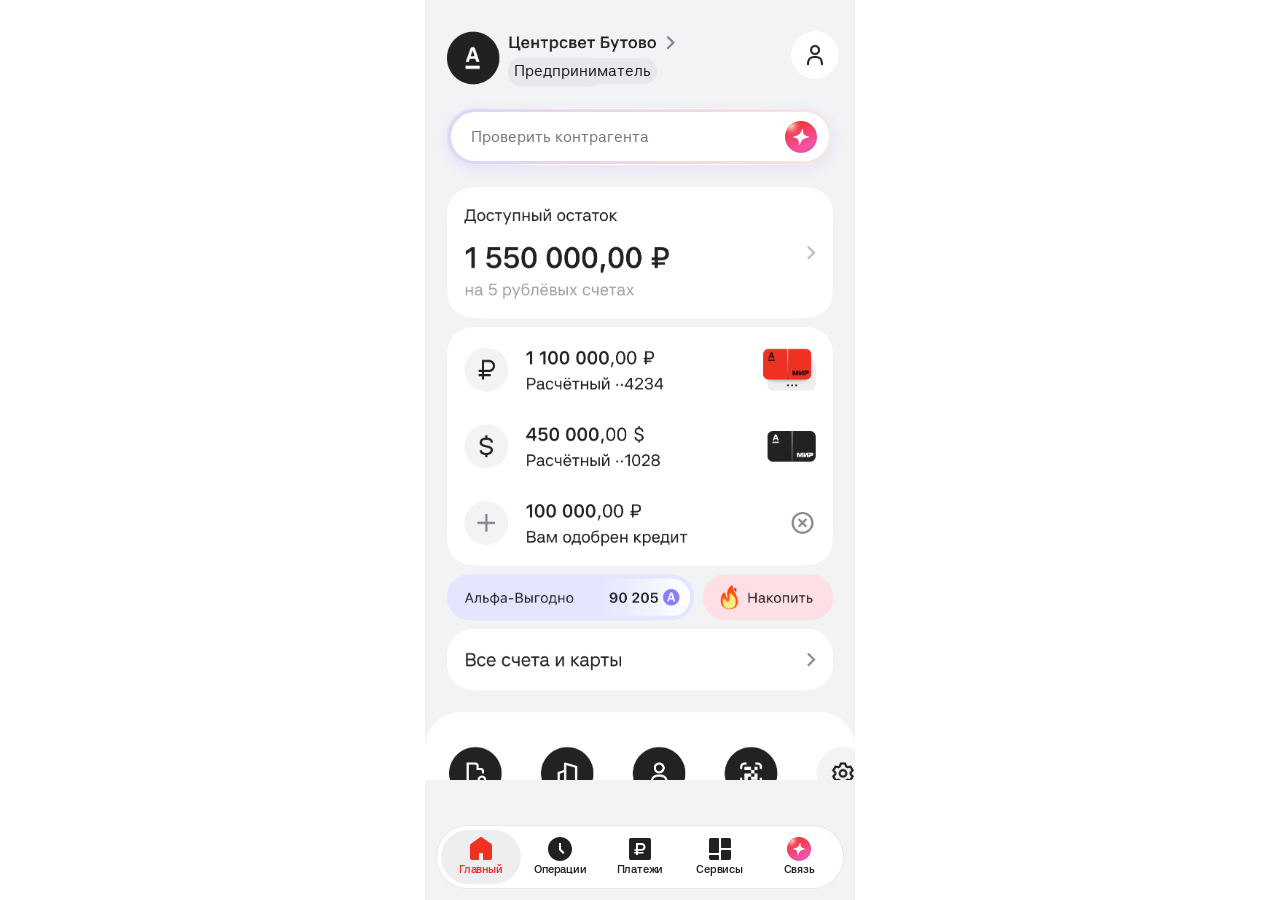
<file: first-click/icon-1_threads-2.html>
<!doctype html>
<html lang="ru">
<head>
<meta charset="utf-8">
<meta name="color-scheme" content="light">
<script src="research-first-click.js" data-variant="icon-1_threads-2"></script>
<script src="research-boot.js" data-preset="mvp"></script>
<script src="hub-config-model.js?v=transcript-scroll-20261014"></script>
<script src="hub-configuration.js?v=connection-orb-20261029"></script>
  <script src="hub-connection-list.js?v=transcript-scroll-20261014"></script>
<script src="hub-threads.js?v=transcript-scroll-20261014"></script>
<meta name="viewport" content="width=device-width, initial-scale=1, viewport-fit=cover">
<title>Альфа-Бизнес</title>
<link rel="stylesheet" href="styles/fonts.css?v=20261001-uccv3">
<link rel="stylesheet" href="styles/tokens.css?v=20261001-uccv3">
<link rel="stylesheet" href="styles/app.css?v=20261001-uccv3">
<link rel="stylesheet" href="styles/v2.css?v=20261001-uccv3">
<link rel="stylesheet" href="styles/focus-ambient.css?v=20261001-uccv3">
<link rel="stylesheet" href="styles/figma-2026-09-29.css?v=20261001-uccv3">
<link rel="stylesheet" href="styles/v3.css?v=20261001-uccv3">
<link rel="stylesheet" href="styles/theme-dark.css?v=20261001-uccv3">
<link rel="stylesheet" href="styles/hub-update-3.css?v=connection-orb-20261029">
<meta name="mobile-web-app-capable" content="yes">
<meta name="apple-mobile-web-app-capable" content="yes">
<meta name="apple-mobile-web-app-title" content="Альфа-Бизнес">
<meta name="apple-mobile-web-app-status-bar-style" content="default">
<meta name="theme-color" content="#ffffff">
<link rel="stylesheet" href="research.css?v=input-20261105">
<link rel="stylesheet" href="research-threads-2.css">
</head>
<body>
<div id="research-version-slot" hidden></div>

<div class="stage-wrap">
<div class="stage" id="stage">
  <div class="scroller" id="scroller">

    <div class="viewport">

      <div class="page-bg"></div>

      <main class="entry-point" id="entryPoint" aria-label="Главная Альфа-Бизнес">
        <div class="research-dashboard-art"><img class="dashboard-render" src="assets/figma/refresh/dashboard.png" alt="Главная: доступный остаток 1 550 000 ₽, счета и карты"></div>
        <div class="hub-dashboard-actions"><button class="hub-dashboard-profile" type="button" aria-label="Профиль"></button></div>
        <span class="hub-dashboard-role">Предприниматель</span>
        <button class="entry-search" id="entrySearch" type="button" aria-label="Открыть строку Альфа-Интеллекта"><span>Проверить контрагента</span><img src="assets/figma/refresh/input-logo.svg" alt=""></button>
        <nav class="entry-tabbar" aria-label="Главная навигация"><button class="is-active"><img src="assets/figma/nav-home.svg" alt="">Главный</button><button><img src="assets/figma/nav-operations.svg" alt="">Операции</button><button><img src="assets/figma/nav-payments.svg" alt="">Платежи</button><button><img src="assets/figma/nav-services.svg" alt="">Сервисы</button><button id="entrySpotlight" type="button" aria-label="Открыть AI"><img src="assets/figma/v2/ai-tab-filled.svg" alt="">AI</button></nav>
      </main>
      <div class="home-indicator" id="homeIndicator"></div>
      <div class="status-bar" aria-label="9:41"><span class="status-time">9:41</span><img draggable="false" class="status-cellular" src="assets/figma/cellular.svg" alt=""><img draggable="false" class="status-wifi" src="assets/figma/wifi.svg" alt=""><span class="status-battery"></span></div>

      <div class="spotlight-shell" id="spotlightShell" aria-hidden="true">
      <div class="composer-glow" id="composerGlow" aria-hidden="true"></div>
      <form class="field shared-composer ai-input" id="field" data-ai-state="resting" aria-label="Spotlight">
        <div class="field-grad" id="fieldGrad"></div>
        <div class="field-inner" id="fieldInner"></div>
        <div class="field-glass" id="fieldGlass"></div>
        <img draggable="false" class="field-icon" id="fieldIcon" src="assets/icons/neuro-assistant.svg?v=outline-all" alt="">
        <img draggable="false" class="field-logo" id="fieldLogo" src="assets/figma/refresh/input-logo.svg" alt="">
        <textarea class="field-text" id="focusInput" readonly rows="1" enterkeyhint="send" placeholder="Спросите что угодно" aria-label="Сообщение"></textarea><button id="focusSend" class="is-empty" type="submit" aria-label="Отправить" disabled><img draggable="false" src="assets/figma/input-send.svg" alt=""></button>
      </form>
      <div class="main-layer" id="mainLayer">

      
      <div class="modal"></div>

      
      <div class="scrim" id="scrim"></div>

      
      <div class="sheet" id="sheet">
        <div class="seg" id="seg">
          <h2 class="hub-connection-title">Связь с банком</h2>
          <div class="seg-track" role="tablist" aria-label="Разделы">
            <button class="seg-item is-active" type="button" role="tab" aria-selected="true" data-tab="connection">Связь</button>
            <span class="seg-item research-overview" role="tab" aria-selected="false">Обзор</span>
          </div>
        </div>

        <div class="sheet-list" id="sheetList">
          <div class="list-inner" id="listInner">
            <section class="v2-connection" aria-label="Связь">
            
            <nav class="communication-actions communication-actions--v3" aria-label="Быстрая связь">
              <button type="button" class="communication-action" data-open-managers><span class="communication-tile communication-tile--manager"><img src="assets/figma/refresh/managers.svg" alt=""></span><span>Менеджеры</span></button>
              <button type="button" class="communication-action" data-open-call aria-haspopup="dialog"><span class="communication-tile"><img src="assets/figma/v2/phone.svg" alt=""></span><span>Звонок</span></button>
              <button type="button" class="communication-action"><span class="communication-tile"><img src="assets/figma/v2/mail.svg" alt=""><i class="hub-mail-dot" aria-label="1 непрочитанное письмо">1</i></span><span>Письма</span></button>
            </nav>
            <h2 class="chat-section-title">Чаты</h2>
            

<button type="button" class="chat-row chat-row--wrap" data-contact-chat="support"><span class="chat-row-tile"><img src="assets/figma/v3/bubble-lines.svg" alt=""></span><span class="chat-row-text"><span class="chat-row-title">Чат с поддержкой</span><span class="chat-row-sub">Евгений, назовите последние 4 цифры вашей кредитки</span></span><span class="chat-row-meta hub-support-pin" aria-label="Закреплено"><time>12:55</time><i class="hub-pin-icon" aria-hidden="true"></i></span></button>
<button type="button" class="chat-row" data-contact-chat="krasnov"><span class="chat-row-tile"><img src="assets/figma/v3/user-tie.svg" alt=""></span><span class="chat-row-text"><span class="chat-row-title">Александр Краснов</span><span class="chat-row-sub">Всегда пожалуйста! ☺️</span></span><span class="chat-row-meta"><time>12:55</time><b class="chat-row-badge" aria-label="1 непрочитанное сообщение">1</b></span></button>
            <button type="button" class="chat-row" data-contact-chat="manager"><span class="chat-row-tile"><img src="assets/figma/v3/user-tie.svg" alt=""></span><span class="chat-row-text"><span class="chat-row-title">Екатерина Андреева</span><span class="chat-row-sub">Отправьте ваши реквизиты</span></span><span class="chat-row-meta"><time>12:55</time></span></button>
            
            </section>
          </div>
        </div>
      </div>


      
      <div class="field-glow" id="fieldGlow"></div>
      <div class="input-haze focus-input-haze" id="focusInputHaze" aria-hidden="true"></div>
      <div class="hub-overview-glass" id="overviewInputGlass" aria-hidden="true"></div>


      
      <div class="header">
        <div class="grabber"></div>
        <button class="ctl ctl--crown" type="button"><img draggable="false" src="assets/figma/v2/crown.svg" alt="Премиум"></button>
        <button class="ctl ctl--cross" id="mainClose" type="button"><img draggable="false" src="assets/icons/cross.svg" alt="Закрыть"></button>
      </div>

      </div>

      <div class="upper">
        <div class="stories">
          <div class="story story--ring" style="left:20px"><img draggable="false" src="assets/figma/2026-09-29/story1.png" alt=""></div>
          <div class="story story--ring" style="left:92px"><img draggable="false" src="assets/figma/2026-09-29/story2.png" alt=""></div>
          <div class="story story--ring" style="left:164px"><img draggable="false" src="assets/figma/2026-09-29/story3.png" alt=""></div>
          <div class="story" style="left:236px"><img draggable="false" src="assets/figma/2026-09-29/story4.png" alt=""></div>
          <div class="story" style="left:308px"><img draggable="false" src="assets/figma/2026-09-29/story5.png" alt=""></div>
          <div class="story" style="left:380px"><img draggable="false" src="assets/figma/2026-09-29/story6.png" alt=""></div>
          
        </div>

        <p class="greeting"><span class="hub-greeting-name">Анна, добрый вечер</span>
С чем помочь сегодня?</p>

        <div class="chips" tabindex="0" aria-label="Быстрые действия"><div class="chip-row"><button class="chip" type="button" data-open-notifications data-long-press aria-haspopup="dialog" aria-expanded="false"><img draggable="false" src="assets/figma/alert.svg" alt="">Замечен высокий риск</button><button class="chip" type="button" data-open-insights data-long-press aria-haspopup="dialog" aria-expanded="false"><span class="hub-chip-pink-star" aria-hidden="true"></span>4 инсайта</button><button class="chip" type="button" data-open-digests data-long-press aria-haspopup="dialog" aria-expanded="false"><img src="assets/figma/mvp/clock-alarm.svg" alt="">3 задачи выполнено</button></div><div class="chip-row"><button class="chip" type="button" data-primary-skill-chip>Скачать выписку</button><button class="chip" type="button">Создать задачу</button><button class="chip" type="button">Показать реквизиты</button></div></div>
      </div>

      <section class="flow-view chat-view" id="chatView" aria-hidden="true">
        <header class="flow-header"><div class="flow-grabber"></div><button class="flow-control flow-back" id="chatBack" type="button" aria-label="Назад"><img draggable="false" src="assets/figma/back.svg" alt=""></button><h1>Альфа-Интеллект</h1><button class="flow-control chat-search-toggle" id="chatSearchToggle" type="button" aria-label="Поиск в чате" aria-expanded="false"><img src="assets/icons/search.svg" alt=""></button><button class="flow-control" id="chatClose" type="button"><img draggable="false" src="assets/icons/cross.svg" alt="Закрыть"></button></header>
        <div class="chat-search-panel" id="chatSearchPanel" hidden><label class="search-field"><img src="assets/icons/search.svg" alt=""><input id="chatSearch" type="search" placeholder="Поиск в чате" aria-label="Поиск в чате"></label><span id="chatSearchCount" aria-live="polite"></span></div><div class="chat-scroll" id="chatScroll"><div class="chat-empty-intro" id="chatEmptyIntro"></div><div class="chat-date" id="chatDate">Сегодня</div><div class="chat-messages" id="chatMessages"></div><div class="chat-loader" id="chatLoader" hidden><span data-alfy-loader aria-hidden="true"></span><span class="alfy-thinking-text">Ищу ответ...</span></div></div>
      <form class="field shared-composer is-chat ai-input" id="assistantComposer" data-ai-state="resting" aria-label="Сообщение Альфа-Интеллекту">
        <div class="field-grad" id="assistantGrad"></div>
        <div class="field-inner" id="assistantInner"></div>
        <div class="field-glass" id="assistantGlass"></div>
        <img draggable="false" class="field-icon" id="assistantIcon" src="assets/icons/neuro-assistant.svg?v=outline-all" alt="">
        <img draggable="false" class="field-logo" id="assistantLogo" src="assets/figma/refresh/input-logo.svg" alt="">
        <textarea class="field-text" id="chatInput" rows="1" enterkeyhint="send" placeholder="Спросите что угодно" aria-label="Сообщение"></textarea><button id="chatSend" class="is-empty" type="submit" aria-label="Отправить" disabled><img draggable="false" src="assets/figma/input-send.svg" alt=""></button>
      </form>
        <form class="contact-composer" id="contactComposer" aria-label="Сообщение в чат">
          <textarea id="contactInput" rows="1" enterkeyhint="send" placeholder="Напишите сообщение" aria-label="Сообщение менеджеру или поддержке"></textarea>
          <button id="contactSend" type="submit" aria-label="Отправить" disabled><img src="assets/figma/v2/contact-send.svg" alt=""></button>
        </form>
        <div class="ios-keyboard" id="iosKeyboard" aria-hidden="true"><img draggable="false" src="assets/figma/2026-09-29/keyboard.png" alt="Клавиатура iOS"></div>
        <nav class="help-tabbar" aria-label="Разделы Альфа-Интеллекта"><button type="button" class="is-active" aria-label="Альфа-Интеллект"><img draggable="false" src="assets/figma/tabs-assistant.svg" alt=""></button><button type="button" data-return-tab="events" aria-label="Обзор"><img draggable="false" src="assets/figma/tabs-events.svg" alt=""></button><button type="button" data-return-tab="connection" aria-label="Связь"><img draggable="false" src="assets/figma/tabs-contact.svg" alt=""></button></nav>
      </section>

      <section class="flow-view native-view" id="notificationsView" aria-hidden="true"><header class="native-header"><h1>Обзор</h1><div class="flow-grabber"></div><button class="flow-control native-close" id="notificationsClose" type="button"><img draggable="false" src="assets/icons/cross.svg" alt="Закрыть"></button><button class="flow-control flow-back" id="notificationsBack" type="button" aria-label="Назад"><img draggable="false" src="assets/figma/back.svg" alt=""></button></header><div class="native-scroll"><h2>Требуют решения</h2><button class="notification-row" id="firstNotification" type="button"><span class="notification-icon"><img src="assets/figma/refresh/event-alert.svg" alt=""></span><span><b>Платёж на 250 000 ₽ отклонён</b><small>По счёту временно ограничены исходящие платежи</small></span></button><h2>Для ознакомления</h2><div class="notification-row"><span class="notification-icon notification-icon--warn"><img src="assets/figma/refresh/event-info.svg" alt=""></span><span><b>Поступление от контрагента</b><small>84 000 ₽ капнули на ваш счёт 14.09.2026</small></span></div><div class="notification-row"><span class="notification-icon notification-icon--warn"><img src="assets/figma/refresh/event-info.svg" alt=""></span><span><b>Оплата за услуги</b><small>Ваш счёт пополнен на 35 500 ₽ 15.09.2026</small></span></div><div class="notification-row"><span class="notification-icon notification-icon--warn"><img src="assets/figma/refresh/event-info.svg" alt=""></span><span><b>Возврат средств</b><small>На ваш счёт возвращено 12 000 ₽ 16.09.2026</small></span></div><div class="notification-row"><span class="notification-icon notification-icon--warn"><img src="assets/figma/refresh/event-info.svg" alt=""></span><span><b>Списание комиссии</b><small>Комиссия в размере 500 ₽ списана 17.09.2026</small></span></div><div class="notification-row"><span class="notification-icon notification-icon--warn"><img src="assets/figma/refresh/event-info.svg" alt=""></span><span><b>Поступление от клиента</b><small>Клиент оплатил 46 700 ₽ 18.09.2026</small></span></div><div class="notification-row"><span class="notification-icon notification-icon--warn"><img src="assets/figma/refresh/event-info.svg" alt=""></span><span><b>Начисление бонусов</b><small>На ваш счёт добавлено 1 200 бонусов 19.09.2026</small></span></div><div class="notification-row"><span class="notification-icon notification-icon--warn"><img src="assets/figma/refresh/event-info.svg" alt=""></span><span><b>Перевод между счетами</b><small>Перевод 20 000 ₽ выполнен 20.09.2026</small></span></div><div class="notification-row"><span class="notification-icon notification-icon--warn"><img src="assets/figma/refresh/event-info.svg" alt=""></span><span><b>Погашение кредита</b><small>Оплата кредита 30 000 ₽ 21.09.2026</small></span></div></div></section>

      <section class="flow-view native-view" id="notificationView" aria-hidden="true"><header class="native-header"><h1>Обзор</h1><div class="flow-grabber"></div><button class="flow-control flow-back" id="notificationBack" type="button" aria-label="Назад"><img draggable="false" src="assets/figma/back.svg" alt=""></button><button class="flow-control native-close" id="notificationClose" type="button"><img draggable="false" src="assets/icons/cross.svg" alt="Закрыть"></button></header><div class="native-scroll notification-detail"><time>20 сентября, 18:35</time><h1>Платёж на 250 000 ₽ отклонён</h1><p>Платёж в адрес ООО «Поставка» не прошёл. По счёту временно ограничены исходящие платежи — банку нужны дополнительные сведения о вашей деятельности.</p><h2><img src="assets/icons/neuro-assistant.svg?v=outline-all" alt="">Что можно сделать?</h2><ol class="event-steps"><li><b>Уточните назначение платежа</b><p>Расскажите, за что платите ООО «Поставка» и как платёж связан с вашей деятельностью.</p></li><li><b>Добавьте документы</b><p>Понадобятся 2 документа, которые подтверждают сделку. Альфа-Интеллект подскажет, какие именно подойдут.</p></li><li><b>Подготовьте ответ банку</b><p>Альфа-Интеллект соберёт информацию и документы в ответ для банка. После проверки ограничение может быть снято.</p></li></ol><div class="detail-actions"><button type="button" data-event-help><img src="assets/figma/2026-09-29/arrow-dark.svg" alt="">Начать подготовку ответа</button><button type="button" id=bankRequestAction><img src="assets/figma/2026-09-29/arrow-dark.svg" alt="">Что именно запросил банк?</button><button type="button" data-event-help><img src="assets/figma/2026-09-29/arrow-dark.svg" alt="">У меня нет нужных документов</button><button type="button" data-event-help><img src="assets/figma/2026-09-29/arrow-dark.svg" alt="">Почему ограничили платежи?</button></div></div></section>


      <section class="flow-view native-view" id="directoryView" aria-hidden="true" inert>
        <header class="native-header"><div class="flow-grabber"></div><h1 id="directoryTitle">Менеджеры</h1><button class="flow-control flow-back" id="directoryBack" type="button" aria-label="Назад"><img src="assets/figma/back.svg" alt=""></button><button class="flow-control native-close" id="directoryClose" type="button" aria-label="Закрыть"><img src="assets/icons/cross.svg" alt=""></button></header>
        <div class="native-scroll" id="directoryContent"></div>
        <button class="directory-primary" id="directoryAction" type="button" hidden>Новый диалог</button>
      </section>
      <div class="event-context" id="eventContext" hidden>
        <section class="event-popover" id="eventPopover" role="dialog" aria-modal="true" aria-label="Важное событие" tabindex="-1">
          <h2>Платёж на 250 000 ₽ отклонён</h2><p>Платёж в адрес ООО «Поставка» не прошёл. По счёту временно ограничены исходящие платежи — банку нужны дополнительные сведения о вашей деятельности.</p>
          <button id="prepareEventReply" type="button"><img src="assets/figma/2026-09-29/star-gradient.svg" alt="">Подготовить ответ</button>
          <button id="markEventRead" type="button"><img src="assets/figma/2026-09-29/check-dark.svg" alt="">Отметить прочитанным</button>
        </section>
      </div>
      </div>

    </div>

    <div class="spacer" id="spacer"></div>
  </div>
</div>
</div>

<script src="embed.js?v=20261001-uccv3"></script>
<script src="hub-banking-skills.js?v=transcript-scroll-20261014"></script>
<script src="hub-regular.js?v=transcript-scroll-20261014"></script>
<script src="hub-alfy-loader.js?v=transcript-scroll-20261014"></script>
<script src="hub-typography.js?v=transcript-scroll-20261014"></script>
<script src="hub-merged-segments.js?v=transcript-scroll-20261014"></script>
<script src="hub-event-actions.js?v=transcript-scroll-20261014"></script>
<script src="hub-surface-motion.js?v=transcript-scroll-20261014"></script>
<script src="hub-native-navigation.js?v=transcript-scroll-20261014"></script>
<script src="js/spotlight-embedded.js?v=transcript-scroll-20261014"></script>
<script src="hub-more-menu.js?v=transcript-scroll-20261014"></script>
<script src="js/focus-ambient.js?v=ucc-surfaces-20261008"></script>
<script src="hub-ai-surfaces.js?v=transcript-scroll-20261014"></script>
<script src="hub-answer-feedback.js?v=transcript-scroll-20261014"></script>
<script src="hub-operator-experiment.js?v=transcript-scroll-20261014"></script>
<script src="hub-call-sheet.js?v=transcript-scroll-20261014"></script>
<script src="hub-dialog-controls.js?v=transcript-scroll-20261014"></script>
<script src="research-keyboard.js"></script>
<script src="research-viewport.js"></script>
</body>
</html>
</file>
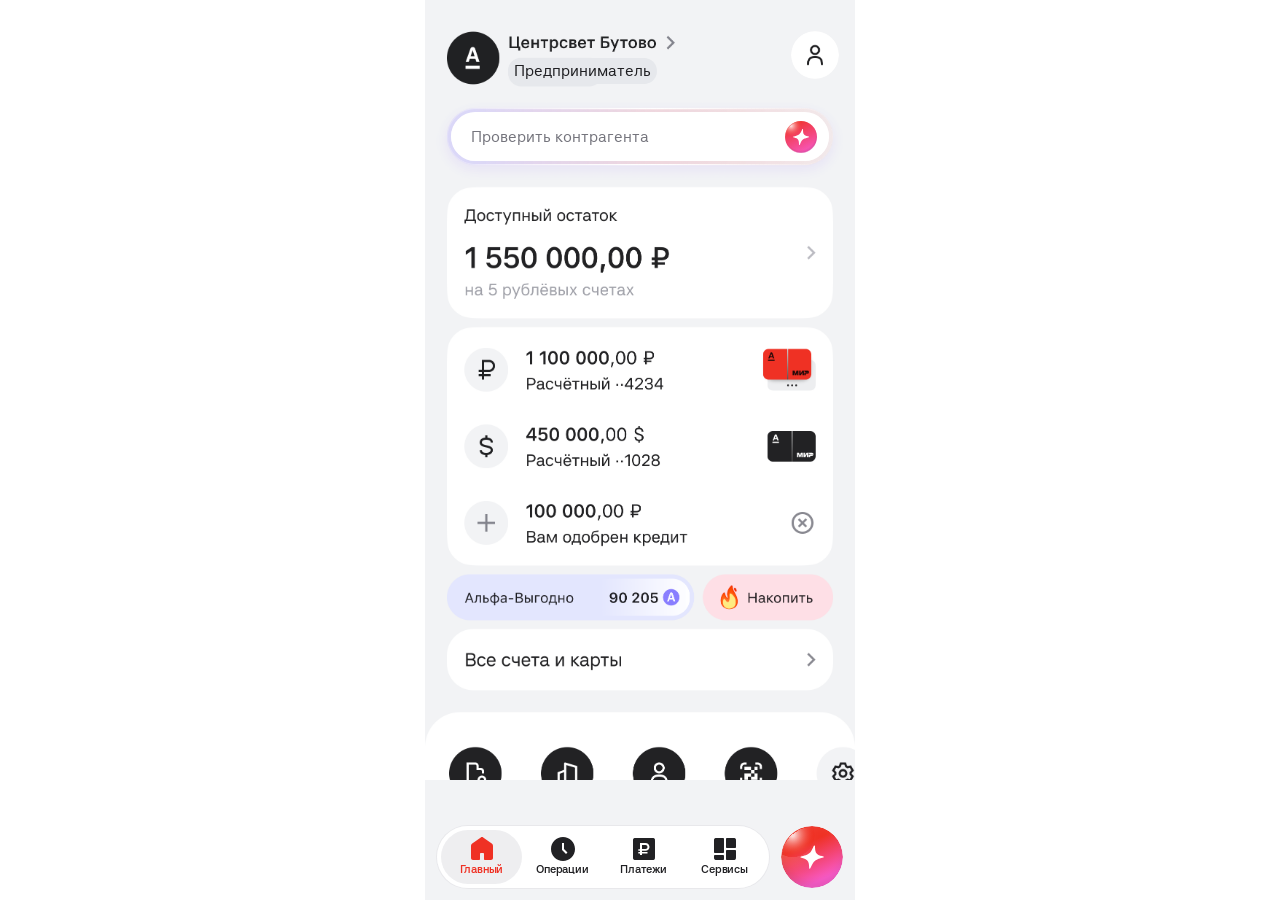
<file: first-click/icon-2_threads-1.html>
<!doctype html>
<html lang="ru">
<head>
<meta charset="utf-8">
<meta name="color-scheme" content="light">
<script src="research-first-click.js" data-variant="icon-2_threads-1"></script>
<script src="research-boot.js" data-preset="mvp"></script>
<script src="hub-config-model.js?v=transcript-scroll-20261014"></script>
<script src="hub-configuration.js?v=connection-orb-20261029"></script>
  <script src="hub-connection-list.js?v=transcript-scroll-20261014"></script>
<script src="hub-threads.js?v=transcript-scroll-20261014"></script>
<meta name="viewport" content="width=device-width, initial-scale=1, viewport-fit=cover">
<title>Альфа-Бизнес</title>
<link rel="stylesheet" href="styles/fonts.css?v=20261001-uccv3">
<link rel="stylesheet" href="styles/tokens.css?v=20261001-uccv3">
<link rel="stylesheet" href="styles/app.css?v=20261001-uccv3">
<link rel="stylesheet" href="styles/v2.css?v=20261001-uccv3">
<link rel="stylesheet" href="styles/focus-ambient.css?v=20261001-uccv3">
<link rel="stylesheet" href="styles/figma-2026-09-29.css?v=20261001-uccv3">
<link rel="stylesheet" href="styles/v3.css?v=20261001-uccv3">
<link rel="stylesheet" href="styles/theme-dark.css?v=20261001-uccv3">
<link rel="stylesheet" href="styles/hub-update-3.css?v=connection-orb-20261029">
<meta name="mobile-web-app-capable" content="yes">
<meta name="apple-mobile-web-app-capable" content="yes">
<meta name="apple-mobile-web-app-title" content="Альфа-Бизнес">
<meta name="apple-mobile-web-app-status-bar-style" content="default">
<meta name="theme-color" content="#ffffff">
<link rel="stylesheet" href="research.css?v=input-20261105">
</head>
<body>
<div id="research-version-slot" hidden></div>

<div class="stage-wrap">
<div class="stage" id="stage">
  <div class="scroller" id="scroller">

    <div class="viewport">

      <div class="page-bg"></div>

      <main class="entry-point" id="entryPoint" aria-label="Главная Альфа-Бизнес">
        <div class="research-dashboard-art"><img class="dashboard-render" src="assets/figma/refresh/dashboard.png" alt="Главная: доступный остаток 1 550 000 ₽, счета и карты"></div>
        <div class="hub-dashboard-actions"><button class="hub-dashboard-profile" type="button" aria-label="Профиль"></button></div>
        <span class="hub-dashboard-role">Предприниматель</span>
        <button class="entry-search" id="entrySearch" type="button" aria-label="Открыть строку Альфа-Интеллекта"><span>Проверить контрагента</span><img src="assets/figma/refresh/input-logo.svg" alt=""></button>
        <nav class="entry-tabbar" aria-label="Главная навигация"><button class="is-active"><img src="assets/figma/nav-home.svg" alt="">Главный</button><button><img src="assets/figma/nav-operations.svg" alt="">Операции</button><button><img src="assets/figma/nav-payments.svg" alt="">Платежи</button><button><img src="assets/figma/nav-services.svg" alt="">Сервисы</button><button id="entrySpotlight" type="button" aria-label="Открыть AI"><img src="assets/figma/v2/ai-tab-filled.svg" alt="">AI</button></nav>
      </main>
      <div class="home-indicator" id="homeIndicator"></div>
      <div class="status-bar" aria-label="9:41"><span class="status-time">9:41</span><img draggable="false" class="status-cellular" src="assets/figma/cellular.svg" alt=""><img draggable="false" class="status-wifi" src="assets/figma/wifi.svg" alt=""><span class="status-battery"></span></div>

      <div class="spotlight-shell" id="spotlightShell" aria-hidden="true">
      <div class="composer-glow" id="composerGlow" aria-hidden="true"></div>
      <form class="field shared-composer ai-input" id="field" data-ai-state="resting" aria-label="Spotlight">
        <div class="field-grad" id="fieldGrad"></div>
        <div class="field-inner" id="fieldInner"></div>
        <div class="field-glass" id="fieldGlass"></div>
        <img draggable="false" class="field-icon" id="fieldIcon" src="assets/icons/neuro-assistant.svg?v=outline-all" alt="">
        <img draggable="false" class="field-logo" id="fieldLogo" src="assets/figma/refresh/input-logo.svg" alt="">
        <textarea class="field-text" id="focusInput" readonly rows="1" enterkeyhint="send" placeholder="Спросите что угодно" aria-label="Сообщение"></textarea><button id="focusSend" class="is-empty" type="submit" aria-label="Отправить" disabled><img draggable="false" src="assets/figma/input-send.svg" alt=""></button>
      </form>
      <div class="main-layer" id="mainLayer">

      
      <div class="modal"></div>

      
      <div class="scrim" id="scrim"></div>

      
      <div class="sheet" id="sheet">
        <div class="seg" id="seg">
          <h2 class="hub-connection-title">Связь с банком</h2>
          <div class="seg-track" role="tablist" aria-label="Разделы">
            <button class="seg-item is-active" type="button" role="tab" aria-selected="true" data-tab="connection">Связь</button>
            <button class="seg-item" type="button" role="tab" aria-selected="false" data-tab="events">Обзор</button>
          </div>
        </div>

        <div class="sheet-list" id="sheetList">
          <div class="list-inner" id="listInner">
            <section class="v2-connection" aria-label="Связь">
            
            <nav class="communication-actions communication-actions--v3" aria-label="Быстрая связь">
              <button type="button" class="communication-action" data-open-managers><span class="communication-tile communication-tile--manager"><img src="assets/figma/refresh/managers.svg" alt=""></span><span>Менеджеры</span></button>
              <button type="button" class="communication-action" data-open-call aria-haspopup="dialog"><span class="communication-tile"><img src="assets/figma/v2/phone.svg" alt=""></span><span>Звонок</span></button>
              <button type="button" class="communication-action"><span class="communication-tile"><img src="assets/figma/v2/mail.svg" alt=""><i class="hub-mail-dot" aria-label="1 непрочитанное письмо">1</i></span><span>Письма</span></button>
            </nav>
            <h2 class="chat-section-title">Чаты</h2>
            

<button type="button" class="chat-row chat-row--wrap" data-contact-chat="support"><span class="chat-row-tile"><img src="assets/figma/v3/bubble-lines.svg" alt=""></span><span class="chat-row-text"><span class="chat-row-title">Чат с поддержкой</span><span class="chat-row-sub">Евгений, назовите последние 4 цифры вашей кредитки</span></span><span class="chat-row-meta hub-support-pin" aria-label="Закреплено"><time>12:55</time><i class="hub-pin-icon" aria-hidden="true"></i></span></button>
<button type="button" class="chat-row" data-contact-chat="krasnov"><span class="chat-row-tile"><img src="assets/figma/v3/user-tie.svg" alt=""></span><span class="chat-row-text"><span class="chat-row-title">Александр Краснов</span><span class="chat-row-sub">Всегда пожалуйста! ☺️</span></span><span class="chat-row-meta"><time>12:55</time><b class="chat-row-badge" aria-label="1 непрочитанное сообщение">1</b></span></button>
            <button type="button" class="chat-row" data-contact-chat="manager"><span class="chat-row-tile"><img src="assets/figma/v3/user-tie.svg" alt=""></span><span class="chat-row-text"><span class="chat-row-title">Екатерина Андреева</span><span class="chat-row-sub">Отправьте ваши реквизиты</span></span><span class="chat-row-meta"><time>12:55</time></span></button>
            
            </section>
          </div>
        </div>
      </div>


      
      <div class="field-glow" id="fieldGlow"></div>
      <div class="input-haze focus-input-haze" id="focusInputHaze" aria-hidden="true"></div>
      <div class="hub-overview-glass" id="overviewInputGlass" aria-hidden="true"></div>


      
      <div class="header">
        <div class="grabber"></div>
        <button class="ctl ctl--crown" type="button"><img draggable="false" src="assets/figma/v2/crown.svg" alt="Премиум"></button>
        <button class="ctl ctl--cross" id="mainClose" type="button"><img draggable="false" src="assets/icons/cross.svg" alt="Закрыть"></button>
      </div>

      </div>

      <div class="upper">
        <div class="stories">
          <div class="story story--ring" style="left:20px"><img draggable="false" src="assets/figma/2026-09-29/story1.png" alt=""></div>
          <div class="story story--ring" style="left:92px"><img draggable="false" src="assets/figma/2026-09-29/story2.png" alt=""></div>
          <div class="story story--ring" style="left:164px"><img draggable="false" src="assets/figma/2026-09-29/story3.png" alt=""></div>
          <div class="story" style="left:236px"><img draggable="false" src="assets/figma/2026-09-29/story4.png" alt=""></div>
          <div class="story" style="left:308px"><img draggable="false" src="assets/figma/2026-09-29/story5.png" alt=""></div>
          <div class="story" style="left:380px"><img draggable="false" src="assets/figma/2026-09-29/story6.png" alt=""></div>
          
        </div>

        <p class="greeting"><span class="hub-greeting-name">Анна, добрый вечер</span>
С чем помочь сегодня?</p>

        <div class="chips" tabindex="0" aria-label="Быстрые действия"><div class="chip-row"><button class="chip" type="button" data-open-notifications data-long-press aria-haspopup="dialog" aria-expanded="false"><img draggable="false" src="assets/figma/alert.svg" alt="">Замечен высокий риск</button><button class="chip" type="button" data-open-insights data-long-press aria-haspopup="dialog" aria-expanded="false"><span class="hub-chip-pink-star" aria-hidden="true"></span>4 инсайта</button><button class="chip" type="button" data-open-digests data-long-press aria-haspopup="dialog" aria-expanded="false"><img src="assets/figma/mvp/clock-alarm.svg" alt="">3 задачи выполнено</button></div><div class="chip-row"><button class="chip" type="button" data-primary-skill-chip>Скачать выписку</button><button class="chip" type="button">Создать задачу</button><button class="chip" type="button">Показать реквизиты</button></div></div>
      </div>

      <section class="flow-view chat-view" id="chatView" aria-hidden="true">
        <header class="flow-header"><div class="flow-grabber"></div><button class="flow-control flow-back" id="chatBack" type="button" aria-label="Назад"><img draggable="false" src="assets/figma/back.svg" alt=""></button><h1>Альфа-Интеллект</h1><button class="flow-control chat-search-toggle" id="chatSearchToggle" type="button" aria-label="Поиск в чате" aria-expanded="false"><img src="assets/icons/search.svg" alt=""></button><button class="flow-control" id="chatClose" type="button"><img draggable="false" src="assets/icons/cross.svg" alt="Закрыть"></button></header>
        <div class="chat-search-panel" id="chatSearchPanel" hidden><label class="search-field"><img src="assets/icons/search.svg" alt=""><input id="chatSearch" type="search" placeholder="Поиск в чате" aria-label="Поиск в чате"></label><span id="chatSearchCount" aria-live="polite"></span></div><div class="chat-scroll" id="chatScroll"><div class="chat-empty-intro" id="chatEmptyIntro"></div><div class="chat-date" id="chatDate">Сегодня</div><div class="chat-messages" id="chatMessages"></div><div class="chat-loader" id="chatLoader" hidden><span data-alfy-loader aria-hidden="true"></span><span class="alfy-thinking-text">Ищу ответ...</span></div></div>
      <form class="field shared-composer is-chat ai-input" id="assistantComposer" data-ai-state="resting" aria-label="Сообщение Альфа-Интеллекту">
        <div class="field-grad" id="assistantGrad"></div>
        <div class="field-inner" id="assistantInner"></div>
        <div class="field-glass" id="assistantGlass"></div>
        <img draggable="false" class="field-icon" id="assistantIcon" src="assets/icons/neuro-assistant.svg?v=outline-all" alt="">
        <img draggable="false" class="field-logo" id="assistantLogo" src="assets/figma/refresh/input-logo.svg" alt="">
        <textarea class="field-text" id="chatInput" rows="1" enterkeyhint="send" placeholder="Спросите что угодно" aria-label="Сообщение"></textarea><button id="chatSend" class="is-empty" type="submit" aria-label="Отправить" disabled><img draggable="false" src="assets/figma/input-send.svg" alt=""></button>
      </form>
        <form class="contact-composer" id="contactComposer" aria-label="Сообщение в чат">
          <textarea id="contactInput" rows="1" enterkeyhint="send" placeholder="Напишите сообщение" aria-label="Сообщение менеджеру или поддержке"></textarea>
          <button id="contactSend" type="submit" aria-label="Отправить" disabled><img src="assets/figma/v2/contact-send.svg" alt=""></button>
        </form>
        <div class="ios-keyboard" id="iosKeyboard" aria-hidden="true"><img draggable="false" src="assets/figma/2026-09-29/keyboard.png" alt="Клавиатура iOS"></div>
        <nav class="help-tabbar" aria-label="Разделы Альфа-Интеллекта"><button type="button" class="is-active" aria-label="Альфа-Интеллект"><img draggable="false" src="assets/figma/tabs-assistant.svg" alt=""></button><button type="button" data-return-tab="events" aria-label="Обзор"><img draggable="false" src="assets/figma/tabs-events.svg" alt=""></button><button type="button" data-return-tab="connection" aria-label="Связь"><img draggable="false" src="assets/figma/tabs-contact.svg" alt=""></button></nav>
      </section>

      <section class="flow-view native-view" id="notificationsView" aria-hidden="true"><header class="native-header"><h1>Обзор</h1><div class="flow-grabber"></div><button class="flow-control native-close" id="notificationsClose" type="button"><img draggable="false" src="assets/icons/cross.svg" alt="Закрыть"></button><button class="flow-control flow-back" id="notificationsBack" type="button" aria-label="Назад"><img draggable="false" src="assets/figma/back.svg" alt=""></button></header><div class="native-scroll"><h2>Требуют решения</h2><button class="notification-row" id="firstNotification" type="button"><span class="notification-icon"><img src="assets/figma/refresh/event-alert.svg" alt=""></span><span><b>Платёж на 250 000 ₽ отклонён</b><small>По счёту временно ограничены исходящие платежи</small></span></button><h2>Для ознакомления</h2><div class="notification-row"><span class="notification-icon notification-icon--warn"><img src="assets/figma/refresh/event-info.svg" alt=""></span><span><b>Поступление от контрагента</b><small>84 000 ₽ капнули на ваш счёт 14.09.2026</small></span></div><div class="notification-row"><span class="notification-icon notification-icon--warn"><img src="assets/figma/refresh/event-info.svg" alt=""></span><span><b>Оплата за услуги</b><small>Ваш счёт пополнен на 35 500 ₽ 15.09.2026</small></span></div><div class="notification-row"><span class="notification-icon notification-icon--warn"><img src="assets/figma/refresh/event-info.svg" alt=""></span><span><b>Возврат средств</b><small>На ваш счёт возвращено 12 000 ₽ 16.09.2026</small></span></div><div class="notification-row"><span class="notification-icon notification-icon--warn"><img src="assets/figma/refresh/event-info.svg" alt=""></span><span><b>Списание комиссии</b><small>Комиссия в размере 500 ₽ списана 17.09.2026</small></span></div><div class="notification-row"><span class="notification-icon notification-icon--warn"><img src="assets/figma/refresh/event-info.svg" alt=""></span><span><b>Поступление от клиента</b><small>Клиент оплатил 46 700 ₽ 18.09.2026</small></span></div><div class="notification-row"><span class="notification-icon notification-icon--warn"><img src="assets/figma/refresh/event-info.svg" alt=""></span><span><b>Начисление бонусов</b><small>На ваш счёт добавлено 1 200 бонусов 19.09.2026</small></span></div><div class="notification-row"><span class="notification-icon notification-icon--warn"><img src="assets/figma/refresh/event-info.svg" alt=""></span><span><b>Перевод между счетами</b><small>Перевод 20 000 ₽ выполнен 20.09.2026</small></span></div><div class="notification-row"><span class="notification-icon notification-icon--warn"><img src="assets/figma/refresh/event-info.svg" alt=""></span><span><b>Погашение кредита</b><small>Оплата кредита 30 000 ₽ 21.09.2026</small></span></div></div></section>

      <section class="flow-view native-view" id="notificationView" aria-hidden="true"><header class="native-header"><h1>Обзор</h1><div class="flow-grabber"></div><button class="flow-control flow-back" id="notificationBack" type="button" aria-label="Назад"><img draggable="false" src="assets/figma/back.svg" alt=""></button><button class="flow-control native-close" id="notificationClose" type="button"><img draggable="false" src="assets/icons/cross.svg" alt="Закрыть"></button></header><div class="native-scroll notification-detail"><time>20 сентября, 18:35</time><h1>Платёж на 250 000 ₽ отклонён</h1><p>Платёж в адрес ООО «Поставка» не прошёл. По счёту временно ограничены исходящие платежи — банку нужны дополнительные сведения о вашей деятельности.</p><h2><img src="assets/icons/neuro-assistant.svg?v=outline-all" alt="">Что можно сделать?</h2><ol class="event-steps"><li><b>Уточните назначение платежа</b><p>Расскажите, за что платите ООО «Поставка» и как платёж связан с вашей деятельностью.</p></li><li><b>Добавьте документы</b><p>Понадобятся 2 документа, которые подтверждают сделку. Альфа-Интеллект подскажет, какие именно подойдут.</p></li><li><b>Подготовьте ответ банку</b><p>Альфа-Интеллект соберёт информацию и документы в ответ для банка. После проверки ограничение может быть снято.</p></li></ol><div class="detail-actions"><button type="button" data-event-help><img src="assets/figma/2026-09-29/arrow-dark.svg" alt="">Начать подготовку ответа</button><button type="button" id=bankRequestAction><img src="assets/figma/2026-09-29/arrow-dark.svg" alt="">Что именно запросил банк?</button><button type="button" data-event-help><img src="assets/figma/2026-09-29/arrow-dark.svg" alt="">У меня нет нужных документов</button><button type="button" data-event-help><img src="assets/figma/2026-09-29/arrow-dark.svg" alt="">Почему ограничили платежи?</button></div></div></section>


      <section class="flow-view native-view" id="directoryView" aria-hidden="true" inert>
        <header class="native-header"><div class="flow-grabber"></div><h1 id="directoryTitle">Менеджеры</h1><button class="flow-control flow-back" id="directoryBack" type="button" aria-label="Назад"><img src="assets/figma/back.svg" alt=""></button><button class="flow-control native-close" id="directoryClose" type="button" aria-label="Закрыть"><img src="assets/icons/cross.svg" alt=""></button></header>
        <div class="native-scroll" id="directoryContent"></div>
        <button class="directory-primary" id="directoryAction" type="button" hidden>Новый диалог</button>
      </section>
      <div class="event-context" id="eventContext" hidden>
        <section class="event-popover" id="eventPopover" role="dialog" aria-modal="true" aria-label="Важное событие" tabindex="-1">
          <h2>Платёж на 250 000 ₽ отклонён</h2><p>Платёж в адрес ООО «Поставка» не прошёл. По счёту временно ограничены исходящие платежи — банку нужны дополнительные сведения о вашей деятельности.</p>
          <button id="prepareEventReply" type="button"><img src="assets/figma/2026-09-29/star-gradient.svg" alt="">Подготовить ответ</button>
          <button id="markEventRead" type="button"><img src="assets/figma/2026-09-29/check-dark.svg" alt="">Отметить прочитанным</button>
        </section>
      </div>
      </div>

    </div>

    <div class="spacer" id="spacer"></div>
  </div>
</div>
</div>

<script src="embed.js?v=20261001-uccv3"></script>
<script src="hub-banking-skills.js?v=transcript-scroll-20261014"></script>
<script src="hub-regular.js?v=transcript-scroll-20261014"></script>
<script src="hub-alfy-loader.js?v=transcript-scroll-20261014"></script>
<script src="hub-typography.js?v=transcript-scroll-20261014"></script>
<script src="hub-merged-segments.js?v=transcript-scroll-20261014"></script>
<script src="hub-event-actions.js?v=transcript-scroll-20261014"></script>
<script src="hub-surface-motion.js?v=transcript-scroll-20261014"></script>
<script src="hub-native-navigation.js?v=transcript-scroll-20261014"></script>
<script src="js/spotlight-embedded.js?v=transcript-scroll-20261014"></script>
<script src="hub-more-menu.js?v=transcript-scroll-20261014"></script>
<script src="js/focus-ambient.js?v=ucc-surfaces-20261008"></script>
<script src="hub-ai-surfaces.js?v=transcript-scroll-20261014"></script>
<script src="hub-answer-feedback.js?v=transcript-scroll-20261014"></script>
<script src="hub-operator-experiment.js?v=transcript-scroll-20261014"></script>
<script src="hub-call-sheet.js?v=transcript-scroll-20261014"></script>
<script src="hub-dialog-controls.js?v=transcript-scroll-20261014"></script>
<script src="research-keyboard.js"></script>
<script src="research-viewport.js"></script>
</body>
</html>
</file>
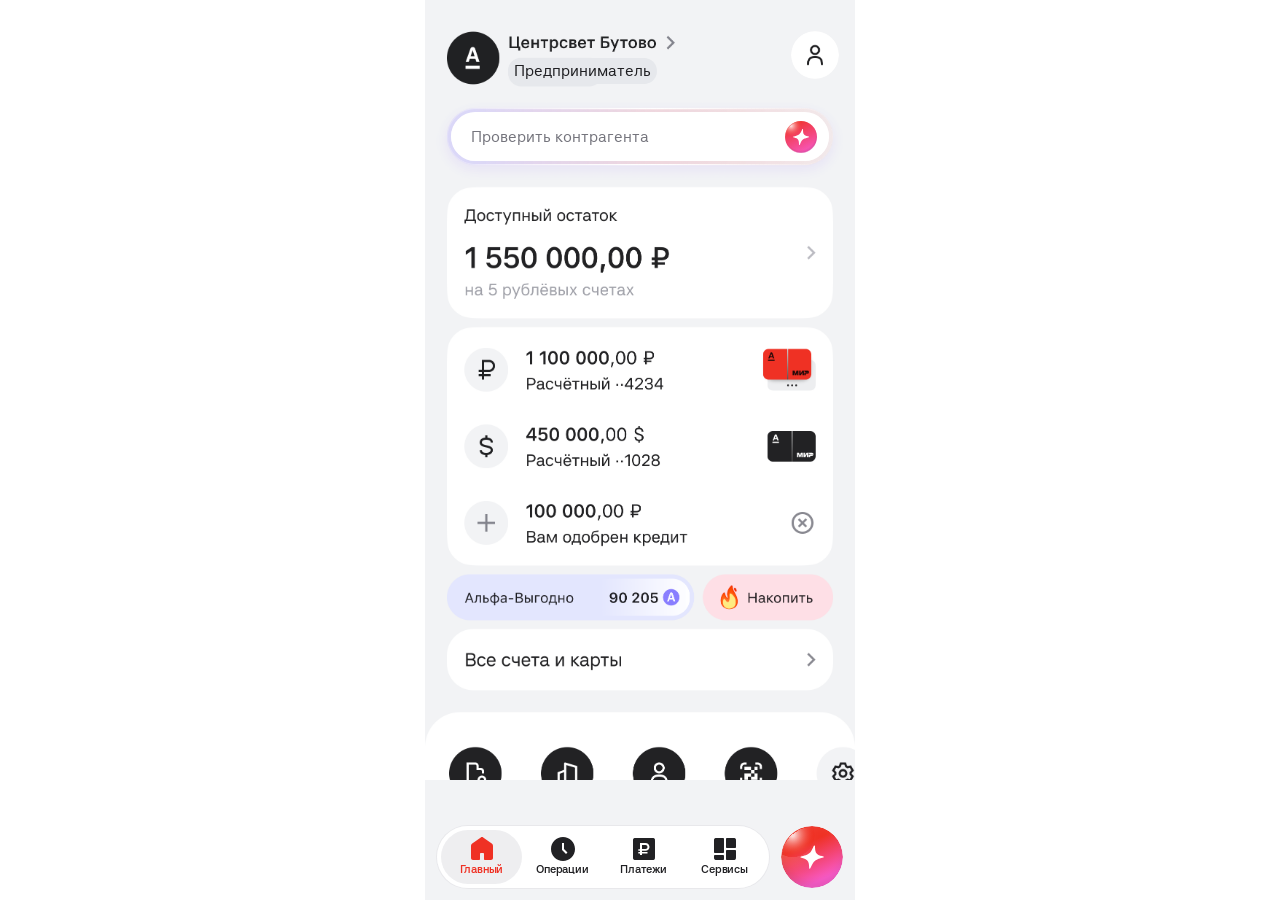
<file: first-click/icon-2_threads-2.html>
<!doctype html>
<html lang="ru">
<head>
<meta charset="utf-8">
<meta name="color-scheme" content="light">
<script src="research-first-click.js" data-variant="icon-2_threads-2"></script>
<script src="research-boot.js" data-preset="mvp"></script>
<script src="hub-config-model.js?v=transcript-scroll-20261014"></script>
<script src="hub-configuration.js?v=connection-orb-20261029"></script>
  <script src="hub-connection-list.js?v=transcript-scroll-20261014"></script>
<script src="hub-threads.js?v=transcript-scroll-20261014"></script>
<meta name="viewport" content="width=device-width, initial-scale=1, viewport-fit=cover">
<title>Альфа-Бизнес</title>
<link rel="stylesheet" href="styles/fonts.css?v=20261001-uccv3">
<link rel="stylesheet" href="styles/tokens.css?v=20261001-uccv3">
<link rel="stylesheet" href="styles/app.css?v=20261001-uccv3">
<link rel="stylesheet" href="styles/v2.css?v=20261001-uccv3">
<link rel="stylesheet" href="styles/focus-ambient.css?v=20261001-uccv3">
<link rel="stylesheet" href="styles/figma-2026-09-29.css?v=20261001-uccv3">
<link rel="stylesheet" href="styles/v3.css?v=20261001-uccv3">
<link rel="stylesheet" href="styles/theme-dark.css?v=20261001-uccv3">
<link rel="stylesheet" href="styles/hub-update-3.css?v=connection-orb-20261029">
<meta name="mobile-web-app-capable" content="yes">
<meta name="apple-mobile-web-app-capable" content="yes">
<meta name="apple-mobile-web-app-title" content="Альфа-Бизнес">
<meta name="apple-mobile-web-app-status-bar-style" content="default">
<meta name="theme-color" content="#ffffff">
<link rel="stylesheet" href="research.css?v=input-20261105">
<link rel="stylesheet" href="research-threads-2.css">
</head>
<body>
<div id="research-version-slot" hidden></div>

<div class="stage-wrap">
<div class="stage" id="stage">
  <div class="scroller" id="scroller">

    <div class="viewport">

      <div class="page-bg"></div>

      <main class="entry-point" id="entryPoint" aria-label="Главная Альфа-Бизнес">
        <div class="research-dashboard-art"><img class="dashboard-render" src="assets/figma/refresh/dashboard.png" alt="Главная: доступный остаток 1 550 000 ₽, счета и карты"></div>
        <div class="hub-dashboard-actions"><button class="hub-dashboard-profile" type="button" aria-label="Профиль"></button></div>
        <span class="hub-dashboard-role">Предприниматель</span>
        <button class="entry-search" id="entrySearch" type="button" aria-label="Открыть строку Альфа-Интеллекта"><span>Проверить контрагента</span><img src="assets/figma/refresh/input-logo.svg" alt=""></button>
        <nav class="entry-tabbar" aria-label="Главная навигация"><button class="is-active"><img src="assets/figma/nav-home.svg" alt="">Главный</button><button><img src="assets/figma/nav-operations.svg" alt="">Операции</button><button><img src="assets/figma/nav-payments.svg" alt="">Платежи</button><button><img src="assets/figma/nav-services.svg" alt="">Сервисы</button><button id="entrySpotlight" type="button" aria-label="Открыть AI"><img src="assets/figma/v2/ai-tab-filled.svg" alt="">AI</button></nav>
      </main>
      <div class="home-indicator" id="homeIndicator"></div>
      <div class="status-bar" aria-label="9:41"><span class="status-time">9:41</span><img draggable="false" class="status-cellular" src="assets/figma/cellular.svg" alt=""><img draggable="false" class="status-wifi" src="assets/figma/wifi.svg" alt=""><span class="status-battery"></span></div>

      <div class="spotlight-shell" id="spotlightShell" aria-hidden="true">
      <div class="composer-glow" id="composerGlow" aria-hidden="true"></div>
      <form class="field shared-composer ai-input" id="field" data-ai-state="resting" aria-label="Spotlight">
        <div class="field-grad" id="fieldGrad"></div>
        <div class="field-inner" id="fieldInner"></div>
        <div class="field-glass" id="fieldGlass"></div>
        <img draggable="false" class="field-icon" id="fieldIcon" src="assets/icons/neuro-assistant.svg?v=outline-all" alt="">
        <img draggable="false" class="field-logo" id="fieldLogo" src="assets/figma/refresh/input-logo.svg" alt="">
        <textarea class="field-text" id="focusInput" readonly rows="1" enterkeyhint="send" placeholder="Спросите что угодно" aria-label="Сообщение"></textarea><button id="focusSend" class="is-empty" type="submit" aria-label="Отправить" disabled><img draggable="false" src="assets/figma/input-send.svg" alt=""></button>
      </form>
      <div class="main-layer" id="mainLayer">

      
      <div class="modal"></div>

      
      <div class="scrim" id="scrim"></div>

      
      <div class="sheet" id="sheet">
        <div class="seg" id="seg">
          <h2 class="hub-connection-title">Связь с банком</h2>
          <div class="seg-track" role="tablist" aria-label="Разделы">
            <button class="seg-item is-active" type="button" role="tab" aria-selected="true" data-tab="connection">Связь</button>
            <span class="seg-item research-overview" role="tab" aria-selected="false">Обзор</span>
          </div>
        </div>

        <div class="sheet-list" id="sheetList">
          <div class="list-inner" id="listInner">
            <section class="v2-connection" aria-label="Связь">
            
            <nav class="communication-actions communication-actions--v3" aria-label="Быстрая связь">
              <button type="button" class="communication-action" data-open-managers><span class="communication-tile communication-tile--manager"><img src="assets/figma/refresh/managers.svg" alt=""></span><span>Менеджеры</span></button>
              <button type="button" class="communication-action" data-open-call aria-haspopup="dialog"><span class="communication-tile"><img src="assets/figma/v2/phone.svg" alt=""></span><span>Звонок</span></button>
              <button type="button" class="communication-action"><span class="communication-tile"><img src="assets/figma/v2/mail.svg" alt=""><i class="hub-mail-dot" aria-label="1 непрочитанное письмо">1</i></span><span>Письма</span></button>
            </nav>
            <h2 class="chat-section-title">Чаты</h2>
            

<button type="button" class="chat-row chat-row--wrap" data-contact-chat="support"><span class="chat-row-tile"><img src="assets/figma/v3/bubble-lines.svg" alt=""></span><span class="chat-row-text"><span class="chat-row-title">Чат с поддержкой</span><span class="chat-row-sub">Евгений, назовите последние 4 цифры вашей кредитки</span></span><span class="chat-row-meta hub-support-pin" aria-label="Закреплено"><time>12:55</time><i class="hub-pin-icon" aria-hidden="true"></i></span></button>
<button type="button" class="chat-row" data-contact-chat="krasnov"><span class="chat-row-tile"><img src="assets/figma/v3/user-tie.svg" alt=""></span><span class="chat-row-text"><span class="chat-row-title">Александр Краснов</span><span class="chat-row-sub">Всегда пожалуйста! ☺️</span></span><span class="chat-row-meta"><time>12:55</time><b class="chat-row-badge" aria-label="1 непрочитанное сообщение">1</b></span></button>
            <button type="button" class="chat-row" data-contact-chat="manager"><span class="chat-row-tile"><img src="assets/figma/v3/user-tie.svg" alt=""></span><span class="chat-row-text"><span class="chat-row-title">Екатерина Андреева</span><span class="chat-row-sub">Отправьте ваши реквизиты</span></span><span class="chat-row-meta"><time>12:55</time></span></button>
            
            </section>
          </div>
        </div>
      </div>


      
      <div class="field-glow" id="fieldGlow"></div>
      <div class="input-haze focus-input-haze" id="focusInputHaze" aria-hidden="true"></div>
      <div class="hub-overview-glass" id="overviewInputGlass" aria-hidden="true"></div>


      
      <div class="header">
        <div class="grabber"></div>
        <button class="ctl ctl--crown" type="button"><img draggable="false" src="assets/figma/v2/crown.svg" alt="Премиум"></button>
        <button class="ctl ctl--cross" id="mainClose" type="button"><img draggable="false" src="assets/icons/cross.svg" alt="Закрыть"></button>
      </div>

      </div>

      <div class="upper">
        <div class="stories">
          <div class="story story--ring" style="left:20px"><img draggable="false" src="assets/figma/2026-09-29/story1.png" alt=""></div>
          <div class="story story--ring" style="left:92px"><img draggable="false" src="assets/figma/2026-09-29/story2.png" alt=""></div>
          <div class="story story--ring" style="left:164px"><img draggable="false" src="assets/figma/2026-09-29/story3.png" alt=""></div>
          <div class="story" style="left:236px"><img draggable="false" src="assets/figma/2026-09-29/story4.png" alt=""></div>
          <div class="story" style="left:308px"><img draggable="false" src="assets/figma/2026-09-29/story5.png" alt=""></div>
          <div class="story" style="left:380px"><img draggable="false" src="assets/figma/2026-09-29/story6.png" alt=""></div>
          
        </div>

        <p class="greeting"><span class="hub-greeting-name">Анна, добрый вечер</span>
С чем помочь сегодня?</p>

        <div class="chips" tabindex="0" aria-label="Быстрые действия"><div class="chip-row"><button class="chip" type="button" data-open-notifications data-long-press aria-haspopup="dialog" aria-expanded="false"><img draggable="false" src="assets/figma/alert.svg" alt="">Замечен высокий риск</button><button class="chip" type="button" data-open-insights data-long-press aria-haspopup="dialog" aria-expanded="false"><span class="hub-chip-pink-star" aria-hidden="true"></span>4 инсайта</button><button class="chip" type="button" data-open-digests data-long-press aria-haspopup="dialog" aria-expanded="false"><img src="assets/figma/mvp/clock-alarm.svg" alt="">3 задачи выполнено</button></div><div class="chip-row"><button class="chip" type="button" data-primary-skill-chip>Скачать выписку</button><button class="chip" type="button">Создать задачу</button><button class="chip" type="button">Показать реквизиты</button></div></div>
      </div>

      <section class="flow-view chat-view" id="chatView" aria-hidden="true">
        <header class="flow-header"><div class="flow-grabber"></div><button class="flow-control flow-back" id="chatBack" type="button" aria-label="Назад"><img draggable="false" src="assets/figma/back.svg" alt=""></button><h1>Альфа-Интеллект</h1><button class="flow-control chat-search-toggle" id="chatSearchToggle" type="button" aria-label="Поиск в чате" aria-expanded="false"><img src="assets/icons/search.svg" alt=""></button><button class="flow-control" id="chatClose" type="button"><img draggable="false" src="assets/icons/cross.svg" alt="Закрыть"></button></header>
        <div class="chat-search-panel" id="chatSearchPanel" hidden><label class="search-field"><img src="assets/icons/search.svg" alt=""><input id="chatSearch" type="search" placeholder="Поиск в чате" aria-label="Поиск в чате"></label><span id="chatSearchCount" aria-live="polite"></span></div><div class="chat-scroll" id="chatScroll"><div class="chat-empty-intro" id="chatEmptyIntro"></div><div class="chat-date" id="chatDate">Сегодня</div><div class="chat-messages" id="chatMessages"></div><div class="chat-loader" id="chatLoader" hidden><span data-alfy-loader aria-hidden="true"></span><span class="alfy-thinking-text">Ищу ответ...</span></div></div>
      <form class="field shared-composer is-chat ai-input" id="assistantComposer" data-ai-state="resting" aria-label="Сообщение Альфа-Интеллекту">
        <div class="field-grad" id="assistantGrad"></div>
        <div class="field-inner" id="assistantInner"></div>
        <div class="field-glass" id="assistantGlass"></div>
        <img draggable="false" class="field-icon" id="assistantIcon" src="assets/icons/neuro-assistant.svg?v=outline-all" alt="">
        <img draggable="false" class="field-logo" id="assistantLogo" src="assets/figma/refresh/input-logo.svg" alt="">
        <textarea class="field-text" id="chatInput" rows="1" enterkeyhint="send" placeholder="Спросите что угодно" aria-label="Сообщение"></textarea><button id="chatSend" class="is-empty" type="submit" aria-label="Отправить" disabled><img draggable="false" src="assets/figma/input-send.svg" alt=""></button>
      </form>
        <form class="contact-composer" id="contactComposer" aria-label="Сообщение в чат">
          <textarea id="contactInput" rows="1" enterkeyhint="send" placeholder="Напишите сообщение" aria-label="Сообщение менеджеру или поддержке"></textarea>
          <button id="contactSend" type="submit" aria-label="Отправить" disabled><img src="assets/figma/v2/contact-send.svg" alt=""></button>
        </form>
        <div class="ios-keyboard" id="iosKeyboard" aria-hidden="true"><img draggable="false" src="assets/figma/2026-09-29/keyboard.png" alt="Клавиатура iOS"></div>
        <nav class="help-tabbar" aria-label="Разделы Альфа-Интеллекта"><button type="button" class="is-active" aria-label="Альфа-Интеллект"><img draggable="false" src="assets/figma/tabs-assistant.svg" alt=""></button><button type="button" data-return-tab="events" aria-label="Обзор"><img draggable="false" src="assets/figma/tabs-events.svg" alt=""></button><button type="button" data-return-tab="connection" aria-label="Связь"><img draggable="false" src="assets/figma/tabs-contact.svg" alt=""></button></nav>
      </section>

      <section class="flow-view native-view" id="notificationsView" aria-hidden="true"><header class="native-header"><h1>Обзор</h1><div class="flow-grabber"></div><button class="flow-control native-close" id="notificationsClose" type="button"><img draggable="false" src="assets/icons/cross.svg" alt="Закрыть"></button><button class="flow-control flow-back" id="notificationsBack" type="button" aria-label="Назад"><img draggable="false" src="assets/figma/back.svg" alt=""></button></header><div class="native-scroll"><h2>Требуют решения</h2><button class="notification-row" id="firstNotification" type="button"><span class="notification-icon"><img src="assets/figma/refresh/event-alert.svg" alt=""></span><span><b>Платёж на 250 000 ₽ отклонён</b><small>По счёту временно ограничены исходящие платежи</small></span></button><h2>Для ознакомления</h2><div class="notification-row"><span class="notification-icon notification-icon--warn"><img src="assets/figma/refresh/event-info.svg" alt=""></span><span><b>Поступление от контрагента</b><small>84 000 ₽ капнули на ваш счёт 14.09.2026</small></span></div><div class="notification-row"><span class="notification-icon notification-icon--warn"><img src="assets/figma/refresh/event-info.svg" alt=""></span><span><b>Оплата за услуги</b><small>Ваш счёт пополнен на 35 500 ₽ 15.09.2026</small></span></div><div class="notification-row"><span class="notification-icon notification-icon--warn"><img src="assets/figma/refresh/event-info.svg" alt=""></span><span><b>Возврат средств</b><small>На ваш счёт возвращено 12 000 ₽ 16.09.2026</small></span></div><div class="notification-row"><span class="notification-icon notification-icon--warn"><img src="assets/figma/refresh/event-info.svg" alt=""></span><span><b>Списание комиссии</b><small>Комиссия в размере 500 ₽ списана 17.09.2026</small></span></div><div class="notification-row"><span class="notification-icon notification-icon--warn"><img src="assets/figma/refresh/event-info.svg" alt=""></span><span><b>Поступление от клиента</b><small>Клиент оплатил 46 700 ₽ 18.09.2026</small></span></div><div class="notification-row"><span class="notification-icon notification-icon--warn"><img src="assets/figma/refresh/event-info.svg" alt=""></span><span><b>Начисление бонусов</b><small>На ваш счёт добавлено 1 200 бонусов 19.09.2026</small></span></div><div class="notification-row"><span class="notification-icon notification-icon--warn"><img src="assets/figma/refresh/event-info.svg" alt=""></span><span><b>Перевод между счетами</b><small>Перевод 20 000 ₽ выполнен 20.09.2026</small></span></div><div class="notification-row"><span class="notification-icon notification-icon--warn"><img src="assets/figma/refresh/event-info.svg" alt=""></span><span><b>Погашение кредита</b><small>Оплата кредита 30 000 ₽ 21.09.2026</small></span></div></div></section>

      <section class="flow-view native-view" id="notificationView" aria-hidden="true"><header class="native-header"><h1>Обзор</h1><div class="flow-grabber"></div><button class="flow-control flow-back" id="notificationBack" type="button" aria-label="Назад"><img draggable="false" src="assets/figma/back.svg" alt=""></button><button class="flow-control native-close" id="notificationClose" type="button"><img draggable="false" src="assets/icons/cross.svg" alt="Закрыть"></button></header><div class="native-scroll notification-detail"><time>20 сентября, 18:35</time><h1>Платёж на 250 000 ₽ отклонён</h1><p>Платёж в адрес ООО «Поставка» не прошёл. По счёту временно ограничены исходящие платежи — банку нужны дополнительные сведения о вашей деятельности.</p><h2><img src="assets/icons/neuro-assistant.svg?v=outline-all" alt="">Что можно сделать?</h2><ol class="event-steps"><li><b>Уточните назначение платежа</b><p>Расскажите, за что платите ООО «Поставка» и как платёж связан с вашей деятельностью.</p></li><li><b>Добавьте документы</b><p>Понадобятся 2 документа, которые подтверждают сделку. Альфа-Интеллект подскажет, какие именно подойдут.</p></li><li><b>Подготовьте ответ банку</b><p>Альфа-Интеллект соберёт информацию и документы в ответ для банка. После проверки ограничение может быть снято.</p></li></ol><div class="detail-actions"><button type="button" data-event-help><img src="assets/figma/2026-09-29/arrow-dark.svg" alt="">Начать подготовку ответа</button><button type="button" id=bankRequestAction><img src="assets/figma/2026-09-29/arrow-dark.svg" alt="">Что именно запросил банк?</button><button type="button" data-event-help><img src="assets/figma/2026-09-29/arrow-dark.svg" alt="">У меня нет нужных документов</button><button type="button" data-event-help><img src="assets/figma/2026-09-29/arrow-dark.svg" alt="">Почему ограничили платежи?</button></div></div></section>


      <section class="flow-view native-view" id="directoryView" aria-hidden="true" inert>
        <header class="native-header"><div class="flow-grabber"></div><h1 id="directoryTitle">Менеджеры</h1><button class="flow-control flow-back" id="directoryBack" type="button" aria-label="Назад"><img src="assets/figma/back.svg" alt=""></button><button class="flow-control native-close" id="directoryClose" type="button" aria-label="Закрыть"><img src="assets/icons/cross.svg" alt=""></button></header>
        <div class="native-scroll" id="directoryContent"></div>
        <button class="directory-primary" id="directoryAction" type="button" hidden>Новый диалог</button>
      </section>
      <div class="event-context" id="eventContext" hidden>
        <section class="event-popover" id="eventPopover" role="dialog" aria-modal="true" aria-label="Важное событие" tabindex="-1">
          <h2>Платёж на 250 000 ₽ отклонён</h2><p>Платёж в адрес ООО «Поставка» не прошёл. По счёту временно ограничены исходящие платежи — банку нужны дополнительные сведения о вашей деятельности.</p>
          <button id="prepareEventReply" type="button"><img src="assets/figma/2026-09-29/star-gradient.svg" alt="">Подготовить ответ</button>
          <button id="markEventRead" type="button"><img src="assets/figma/2026-09-29/check-dark.svg" alt="">Отметить прочитанным</button>
        </section>
      </div>
      </div>

    </div>

    <div class="spacer" id="spacer"></div>
  </div>
</div>
</div>

<script src="embed.js?v=20261001-uccv3"></script>
<script src="hub-banking-skills.js?v=transcript-scroll-20261014"></script>
<script src="hub-regular.js?v=transcript-scroll-20261014"></script>
<script src="hub-alfy-loader.js?v=transcript-scroll-20261014"></script>
<script src="hub-typography.js?v=transcript-scroll-20261014"></script>
<script src="hub-merged-segments.js?v=transcript-scroll-20261014"></script>
<script src="hub-event-actions.js?v=transcript-scroll-20261014"></script>
<script src="hub-surface-motion.js?v=transcript-scroll-20261014"></script>
<script src="hub-native-navigation.js?v=transcript-scroll-20261014"></script>
<script src="js/spotlight-embedded.js?v=transcript-scroll-20261014"></script>
<script src="hub-more-menu.js?v=transcript-scroll-20261014"></script>
<script src="js/focus-ambient.js?v=ucc-surfaces-20261008"></script>
<script src="hub-ai-surfaces.js?v=transcript-scroll-20261014"></script>
<script src="hub-answer-feedback.js?v=transcript-scroll-20261014"></script>
<script src="hub-operator-experiment.js?v=transcript-scroll-20261014"></script>
<script src="hub-call-sheet.js?v=transcript-scroll-20261014"></script>
<script src="hub-dialog-controls.js?v=transcript-scroll-20261014"></script>
<script src="research-keyboard.js"></script>
<script src="research-viewport.js"></script>
</body>
</html>
</file>
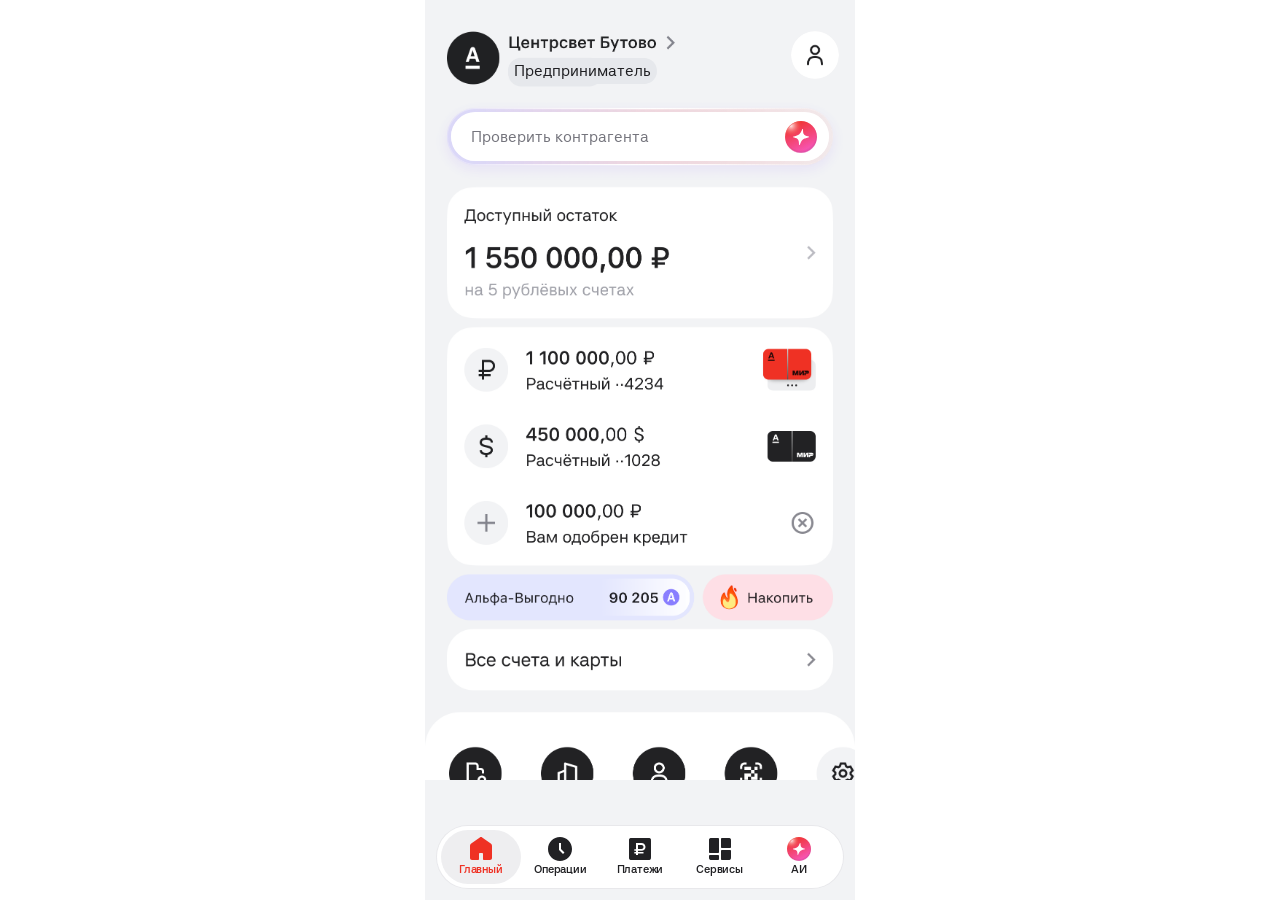
<file: first-click/icon-3_threads-1.html>
<!doctype html>
<html lang="ru">
<head>
<meta charset="utf-8">
<meta name="color-scheme" content="light">
<script src="research-first-click.js" data-variant="icon-3_threads-1"></script>
<script src="research-boot.js" data-preset="mvp"></script>
<script src="hub-config-model.js?v=transcript-scroll-20261014"></script>
<script src="hub-configuration.js?v=connection-orb-20261029"></script>
  <script src="hub-connection-list.js?v=transcript-scroll-20261014"></script>
<script src="hub-threads.js?v=transcript-scroll-20261014"></script>
<meta name="viewport" content="width=device-width, initial-scale=1, viewport-fit=cover">
<title>Альфа-Бизнес</title>
<link rel="stylesheet" href="styles/fonts.css?v=20261001-uccv3">
<link rel="stylesheet" href="styles/tokens.css?v=20261001-uccv3">
<link rel="stylesheet" href="styles/app.css?v=20261001-uccv3">
<link rel="stylesheet" href="styles/v2.css?v=20261001-uccv3">
<link rel="stylesheet" href="styles/focus-ambient.css?v=20261001-uccv3">
<link rel="stylesheet" href="styles/figma-2026-09-29.css?v=20261001-uccv3">
<link rel="stylesheet" href="styles/v3.css?v=20261001-uccv3">
<link rel="stylesheet" href="styles/theme-dark.css?v=20261001-uccv3">
<link rel="stylesheet" href="styles/hub-update-3.css?v=connection-orb-20261029">
<meta name="mobile-web-app-capable" content="yes">
<meta name="apple-mobile-web-app-capable" content="yes">
<meta name="apple-mobile-web-app-title" content="Альфа-Бизнес">
<meta name="apple-mobile-web-app-status-bar-style" content="default">
<meta name="theme-color" content="#ffffff">
<link rel="stylesheet" href="research.css?v=input-20261105">
</head>
<body>
<div id="research-version-slot" hidden></div>

<div class="stage-wrap">
<div class="stage" id="stage">
  <div class="scroller" id="scroller">

    <div class="viewport">

      <div class="page-bg"></div>

      <main class="entry-point" id="entryPoint" aria-label="Главная Альфа-Бизнес">
        <div class="research-dashboard-art"><img class="dashboard-render" src="assets/figma/refresh/dashboard.png" alt="Главная: доступный остаток 1 550 000 ₽, счета и карты"></div>
        <div class="hub-dashboard-actions"><button class="hub-dashboard-profile" type="button" aria-label="Профиль"></button></div>
        <span class="hub-dashboard-role">Предприниматель</span>
        <button class="entry-search" id="entrySearch" type="button" aria-label="Открыть строку Альфа-Интеллекта"><span>Проверить контрагента</span><img src="assets/figma/refresh/input-logo.svg" alt=""></button>
        <nav class="entry-tabbar" aria-label="Главная навигация"><button class="is-active"><img src="assets/figma/nav-home.svg" alt="">Главный</button><button><img src="assets/figma/nav-operations.svg" alt="">Операции</button><button><img src="assets/figma/nav-payments.svg" alt="">Платежи</button><button><img src="assets/figma/nav-services.svg" alt="">Сервисы</button><button id="entrySpotlight" type="button" aria-label="Открыть AI"><img src="assets/figma/v2/ai-tab-filled.svg" alt="">AI</button></nav>
      </main>
      <div class="home-indicator" id="homeIndicator"></div>
      <div class="status-bar" aria-label="9:41"><span class="status-time">9:41</span><img draggable="false" class="status-cellular" src="assets/figma/cellular.svg" alt=""><img draggable="false" class="status-wifi" src="assets/figma/wifi.svg" alt=""><span class="status-battery"></span></div>

      <div class="spotlight-shell" id="spotlightShell" aria-hidden="true">
      <div class="composer-glow" id="composerGlow" aria-hidden="true"></div>
      <form class="field shared-composer ai-input" id="field" data-ai-state="resting" aria-label="Spotlight">
        <div class="field-grad" id="fieldGrad"></div>
        <div class="field-inner" id="fieldInner"></div>
        <div class="field-glass" id="fieldGlass"></div>
        <img draggable="false" class="field-icon" id="fieldIcon" src="assets/icons/neuro-assistant.svg?v=outline-all" alt="">
        <img draggable="false" class="field-logo" id="fieldLogo" src="assets/figma/refresh/input-logo.svg" alt="">
        <textarea class="field-text" id="focusInput" readonly rows="1" enterkeyhint="send" placeholder="Спросите что угодно" aria-label="Сообщение"></textarea><button id="focusSend" class="is-empty" type="submit" aria-label="Отправить" disabled><img draggable="false" src="assets/figma/input-send.svg" alt=""></button>
      </form>
      <div class="main-layer" id="mainLayer">

      
      <div class="modal"></div>

      
      <div class="scrim" id="scrim"></div>

      
      <div class="sheet" id="sheet">
        <div class="seg" id="seg">
          <h2 class="hub-connection-title">Связь с банком</h2>
          <div class="seg-track" role="tablist" aria-label="Разделы">
            <button class="seg-item is-active" type="button" role="tab" aria-selected="true" data-tab="connection">Связь</button>
            <button class="seg-item" type="button" role="tab" aria-selected="false" data-tab="events">Обзор</button>
          </div>
        </div>

        <div class="sheet-list" id="sheetList">
          <div class="list-inner" id="listInner">
            <section class="v2-connection" aria-label="Связь">
            
            <nav class="communication-actions communication-actions--v3" aria-label="Быстрая связь">
              <button type="button" class="communication-action" data-open-managers><span class="communication-tile communication-tile--manager"><img src="assets/figma/refresh/managers.svg" alt=""></span><span>Менеджеры</span></button>
              <button type="button" class="communication-action" data-open-call aria-haspopup="dialog"><span class="communication-tile"><img src="assets/figma/v2/phone.svg" alt=""></span><span>Звонок</span></button>
              <button type="button" class="communication-action"><span class="communication-tile"><img src="assets/figma/v2/mail.svg" alt=""><i class="hub-mail-dot" aria-label="1 непрочитанное письмо">1</i></span><span>Письма</span></button>
            </nav>
            <h2 class="chat-section-title">Чаты</h2>
            

<button type="button" class="chat-row chat-row--wrap" data-contact-chat="support"><span class="chat-row-tile"><img src="assets/figma/v3/bubble-lines.svg" alt=""></span><span class="chat-row-text"><span class="chat-row-title">Чат с поддержкой</span><span class="chat-row-sub">Евгений, назовите последние 4 цифры вашей кредитки</span></span><span class="chat-row-meta hub-support-pin" aria-label="Закреплено"><time>12:55</time><i class="hub-pin-icon" aria-hidden="true"></i></span></button>
<button type="button" class="chat-row" data-contact-chat="krasnov"><span class="chat-row-tile"><img src="assets/figma/v3/user-tie.svg" alt=""></span><span class="chat-row-text"><span class="chat-row-title">Александр Краснов</span><span class="chat-row-sub">Всегда пожалуйста! ☺️</span></span><span class="chat-row-meta"><time>12:55</time><b class="chat-row-badge" aria-label="1 непрочитанное сообщение">1</b></span></button>
            <button type="button" class="chat-row" data-contact-chat="manager"><span class="chat-row-tile"><img src="assets/figma/v3/user-tie.svg" alt=""></span><span class="chat-row-text"><span class="chat-row-title">Екатерина Андреева</span><span class="chat-row-sub">Отправьте ваши реквизиты</span></span><span class="chat-row-meta"><time>12:55</time></span></button>
            
            </section>
          </div>
        </div>
      </div>


      
      <div class="field-glow" id="fieldGlow"></div>
      <div class="input-haze focus-input-haze" id="focusInputHaze" aria-hidden="true"></div>
      <div class="hub-overview-glass" id="overviewInputGlass" aria-hidden="true"></div>


      
      <div class="header">
        <div class="grabber"></div>
        <button class="ctl ctl--crown" type="button"><img draggable="false" src="assets/figma/v2/crown.svg" alt="Премиум"></button>
        <button class="ctl ctl--cross" id="mainClose" type="button"><img draggable="false" src="assets/icons/cross.svg" alt="Закрыть"></button>
      </div>

      </div>

      <div class="upper">
        <div class="stories">
          <div class="story story--ring" style="left:20px"><img draggable="false" src="assets/figma/2026-09-29/story1.png" alt=""></div>
          <div class="story story--ring" style="left:92px"><img draggable="false" src="assets/figma/2026-09-29/story2.png" alt=""></div>
          <div class="story story--ring" style="left:164px"><img draggable="false" src="assets/figma/2026-09-29/story3.png" alt=""></div>
          <div class="story" style="left:236px"><img draggable="false" src="assets/figma/2026-09-29/story4.png" alt=""></div>
          <div class="story" style="left:308px"><img draggable="false" src="assets/figma/2026-09-29/story5.png" alt=""></div>
          <div class="story" style="left:380px"><img draggable="false" src="assets/figma/2026-09-29/story6.png" alt=""></div>
          
        </div>

        <p class="greeting"><span class="hub-greeting-name">Анна, добрый вечер</span>
С чем помочь сегодня?</p>

        <div class="chips" tabindex="0" aria-label="Быстрые действия"><div class="chip-row"><button class="chip" type="button" data-open-notifications data-long-press aria-haspopup="dialog" aria-expanded="false"><img draggable="false" src="assets/figma/alert.svg" alt="">Замечен высокий риск</button><button class="chip" type="button" data-open-insights data-long-press aria-haspopup="dialog" aria-expanded="false"><span class="hub-chip-pink-star" aria-hidden="true"></span>4 инсайта</button><button class="chip" type="button" data-open-digests data-long-press aria-haspopup="dialog" aria-expanded="false"><img src="assets/figma/mvp/clock-alarm.svg" alt="">3 задачи выполнено</button></div><div class="chip-row"><button class="chip" type="button" data-primary-skill-chip>Скачать выписку</button><button class="chip" type="button">Создать задачу</button><button class="chip" type="button">Показать реквизиты</button></div></div>
      </div>

      <section class="flow-view chat-view" id="chatView" aria-hidden="true">
        <header class="flow-header"><div class="flow-grabber"></div><button class="flow-control flow-back" id="chatBack" type="button" aria-label="Назад"><img draggable="false" src="assets/figma/back.svg" alt=""></button><h1>Альфа-Интеллект</h1><button class="flow-control chat-search-toggle" id="chatSearchToggle" type="button" aria-label="Поиск в чате" aria-expanded="false"><img src="assets/icons/search.svg" alt=""></button><button class="flow-control" id="chatClose" type="button"><img draggable="false" src="assets/icons/cross.svg" alt="Закрыть"></button></header>
        <div class="chat-search-panel" id="chatSearchPanel" hidden><label class="search-field"><img src="assets/icons/search.svg" alt=""><input id="chatSearch" type="search" placeholder="Поиск в чате" aria-label="Поиск в чате"></label><span id="chatSearchCount" aria-live="polite"></span></div><div class="chat-scroll" id="chatScroll"><div class="chat-empty-intro" id="chatEmptyIntro"></div><div class="chat-date" id="chatDate">Сегодня</div><div class="chat-messages" id="chatMessages"></div><div class="chat-loader" id="chatLoader" hidden><span data-alfy-loader aria-hidden="true"></span><span class="alfy-thinking-text">Ищу ответ...</span></div></div>
      <form class="field shared-composer is-chat ai-input" id="assistantComposer" data-ai-state="resting" aria-label="Сообщение Альфа-Интеллекту">
        <div class="field-grad" id="assistantGrad"></div>
        <div class="field-inner" id="assistantInner"></div>
        <div class="field-glass" id="assistantGlass"></div>
        <img draggable="false" class="field-icon" id="assistantIcon" src="assets/icons/neuro-assistant.svg?v=outline-all" alt="">
        <img draggable="false" class="field-logo" id="assistantLogo" src="assets/figma/refresh/input-logo.svg" alt="">
        <textarea class="field-text" id="chatInput" rows="1" enterkeyhint="send" placeholder="Спросите что угодно" aria-label="Сообщение"></textarea><button id="chatSend" class="is-empty" type="submit" aria-label="Отправить" disabled><img draggable="false" src="assets/figma/input-send.svg" alt=""></button>
      </form>
        <form class="contact-composer" id="contactComposer" aria-label="Сообщение в чат">
          <textarea id="contactInput" rows="1" enterkeyhint="send" placeholder="Напишите сообщение" aria-label="Сообщение менеджеру или поддержке"></textarea>
          <button id="contactSend" type="submit" aria-label="Отправить" disabled><img src="assets/figma/v2/contact-send.svg" alt=""></button>
        </form>
        <div class="ios-keyboard" id="iosKeyboard" aria-hidden="true"><img draggable="false" src="assets/figma/2026-09-29/keyboard.png" alt="Клавиатура iOS"></div>
        <nav class="help-tabbar" aria-label="Разделы Альфа-Интеллекта"><button type="button" class="is-active" aria-label="Альфа-Интеллект"><img draggable="false" src="assets/figma/tabs-assistant.svg" alt=""></button><button type="button" data-return-tab="events" aria-label="Обзор"><img draggable="false" src="assets/figma/tabs-events.svg" alt=""></button><button type="button" data-return-tab="connection" aria-label="Связь"><img draggable="false" src="assets/figma/tabs-contact.svg" alt=""></button></nav>
      </section>

      <section class="flow-view native-view" id="notificationsView" aria-hidden="true"><header class="native-header"><h1>Обзор</h1><div class="flow-grabber"></div><button class="flow-control native-close" id="notificationsClose" type="button"><img draggable="false" src="assets/icons/cross.svg" alt="Закрыть"></button><button class="flow-control flow-back" id="notificationsBack" type="button" aria-label="Назад"><img draggable="false" src="assets/figma/back.svg" alt=""></button></header><div class="native-scroll"><h2>Требуют решения</h2><button class="notification-row" id="firstNotification" type="button"><span class="notification-icon"><img src="assets/figma/refresh/event-alert.svg" alt=""></span><span><b>Платёж на 250 000 ₽ отклонён</b><small>По счёту временно ограничены исходящие платежи</small></span></button><h2>Для ознакомления</h2><div class="notification-row"><span class="notification-icon notification-icon--warn"><img src="assets/figma/refresh/event-info.svg" alt=""></span><span><b>Поступление от контрагента</b><small>84 000 ₽ капнули на ваш счёт 14.09.2026</small></span></div><div class="notification-row"><span class="notification-icon notification-icon--warn"><img src="assets/figma/refresh/event-info.svg" alt=""></span><span><b>Оплата за услуги</b><small>Ваш счёт пополнен на 35 500 ₽ 15.09.2026</small></span></div><div class="notification-row"><span class="notification-icon notification-icon--warn"><img src="assets/figma/refresh/event-info.svg" alt=""></span><span><b>Возврат средств</b><small>На ваш счёт возвращено 12 000 ₽ 16.09.2026</small></span></div><div class="notification-row"><span class="notification-icon notification-icon--warn"><img src="assets/figma/refresh/event-info.svg" alt=""></span><span><b>Списание комиссии</b><small>Комиссия в размере 500 ₽ списана 17.09.2026</small></span></div><div class="notification-row"><span class="notification-icon notification-icon--warn"><img src="assets/figma/refresh/event-info.svg" alt=""></span><span><b>Поступление от клиента</b><small>Клиент оплатил 46 700 ₽ 18.09.2026</small></span></div><div class="notification-row"><span class="notification-icon notification-icon--warn"><img src="assets/figma/refresh/event-info.svg" alt=""></span><span><b>Начисление бонусов</b><small>На ваш счёт добавлено 1 200 бонусов 19.09.2026</small></span></div><div class="notification-row"><span class="notification-icon notification-icon--warn"><img src="assets/figma/refresh/event-info.svg" alt=""></span><span><b>Перевод между счетами</b><small>Перевод 20 000 ₽ выполнен 20.09.2026</small></span></div><div class="notification-row"><span class="notification-icon notification-icon--warn"><img src="assets/figma/refresh/event-info.svg" alt=""></span><span><b>Погашение кредита</b><small>Оплата кредита 30 000 ₽ 21.09.2026</small></span></div></div></section>

      <section class="flow-view native-view" id="notificationView" aria-hidden="true"><header class="native-header"><h1>Обзор</h1><div class="flow-grabber"></div><button class="flow-control flow-back" id="notificationBack" type="button" aria-label="Назад"><img draggable="false" src="assets/figma/back.svg" alt=""></button><button class="flow-control native-close" id="notificationClose" type="button"><img draggable="false" src="assets/icons/cross.svg" alt="Закрыть"></button></header><div class="native-scroll notification-detail"><time>20 сентября, 18:35</time><h1>Платёж на 250 000 ₽ отклонён</h1><p>Платёж в адрес ООО «Поставка» не прошёл. По счёту временно ограничены исходящие платежи — банку нужны дополнительные сведения о вашей деятельности.</p><h2><img src="assets/icons/neuro-assistant.svg?v=outline-all" alt="">Что можно сделать?</h2><ol class="event-steps"><li><b>Уточните назначение платежа</b><p>Расскажите, за что платите ООО «Поставка» и как платёж связан с вашей деятельностью.</p></li><li><b>Добавьте документы</b><p>Понадобятся 2 документа, которые подтверждают сделку. Альфа-Интеллект подскажет, какие именно подойдут.</p></li><li><b>Подготовьте ответ банку</b><p>Альфа-Интеллект соберёт информацию и документы в ответ для банка. После проверки ограничение может быть снято.</p></li></ol><div class="detail-actions"><button type="button" data-event-help><img src="assets/figma/2026-09-29/arrow-dark.svg" alt="">Начать подготовку ответа</button><button type="button" id=bankRequestAction><img src="assets/figma/2026-09-29/arrow-dark.svg" alt="">Что именно запросил банк?</button><button type="button" data-event-help><img src="assets/figma/2026-09-29/arrow-dark.svg" alt="">У меня нет нужных документов</button><button type="button" data-event-help><img src="assets/figma/2026-09-29/arrow-dark.svg" alt="">Почему ограничили платежи?</button></div></div></section>


      <section class="flow-view native-view" id="directoryView" aria-hidden="true" inert>
        <header class="native-header"><div class="flow-grabber"></div><h1 id="directoryTitle">Менеджеры</h1><button class="flow-control flow-back" id="directoryBack" type="button" aria-label="Назад"><img src="assets/figma/back.svg" alt=""></button><button class="flow-control native-close" id="directoryClose" type="button" aria-label="Закрыть"><img src="assets/icons/cross.svg" alt=""></button></header>
        <div class="native-scroll" id="directoryContent"></div>
        <button class="directory-primary" id="directoryAction" type="button" hidden>Новый диалог</button>
      </section>
      <div class="event-context" id="eventContext" hidden>
        <section class="event-popover" id="eventPopover" role="dialog" aria-modal="true" aria-label="Важное событие" tabindex="-1">
          <h2>Платёж на 250 000 ₽ отклонён</h2><p>Платёж в адрес ООО «Поставка» не прошёл. По счёту временно ограничены исходящие платежи — банку нужны дополнительные сведения о вашей деятельности.</p>
          <button id="prepareEventReply" type="button"><img src="assets/figma/2026-09-29/star-gradient.svg" alt="">Подготовить ответ</button>
          <button id="markEventRead" type="button"><img src="assets/figma/2026-09-29/check-dark.svg" alt="">Отметить прочитанным</button>
        </section>
      </div>
      </div>

    </div>

    <div class="spacer" id="spacer"></div>
  </div>
</div>
</div>

<script src="embed.js?v=20261001-uccv3"></script>
<script src="hub-banking-skills.js?v=transcript-scroll-20261014"></script>
<script src="hub-regular.js?v=transcript-scroll-20261014"></script>
<script src="hub-alfy-loader.js?v=transcript-scroll-20261014"></script>
<script src="hub-typography.js?v=transcript-scroll-20261014"></script>
<script src="hub-merged-segments.js?v=transcript-scroll-20261014"></script>
<script src="hub-event-actions.js?v=transcript-scroll-20261014"></script>
<script src="hub-surface-motion.js?v=transcript-scroll-20261014"></script>
<script src="hub-native-navigation.js?v=transcript-scroll-20261014"></script>
<script src="js/spotlight-embedded.js?v=transcript-scroll-20261014"></script>
<script src="hub-more-menu.js?v=transcript-scroll-20261014"></script>
<script src="js/focus-ambient.js?v=ucc-surfaces-20261008"></script>
<script src="hub-ai-surfaces.js?v=transcript-scroll-20261014"></script>
<script src="hub-answer-feedback.js?v=transcript-scroll-20261014"></script>
<script src="hub-operator-experiment.js?v=transcript-scroll-20261014"></script>
<script src="hub-call-sheet.js?v=transcript-scroll-20261014"></script>
<script src="hub-dialog-controls.js?v=transcript-scroll-20261014"></script>
<script src="research-keyboard.js"></script>
<script src="research-viewport.js"></script>
</body>
</html>
</file>
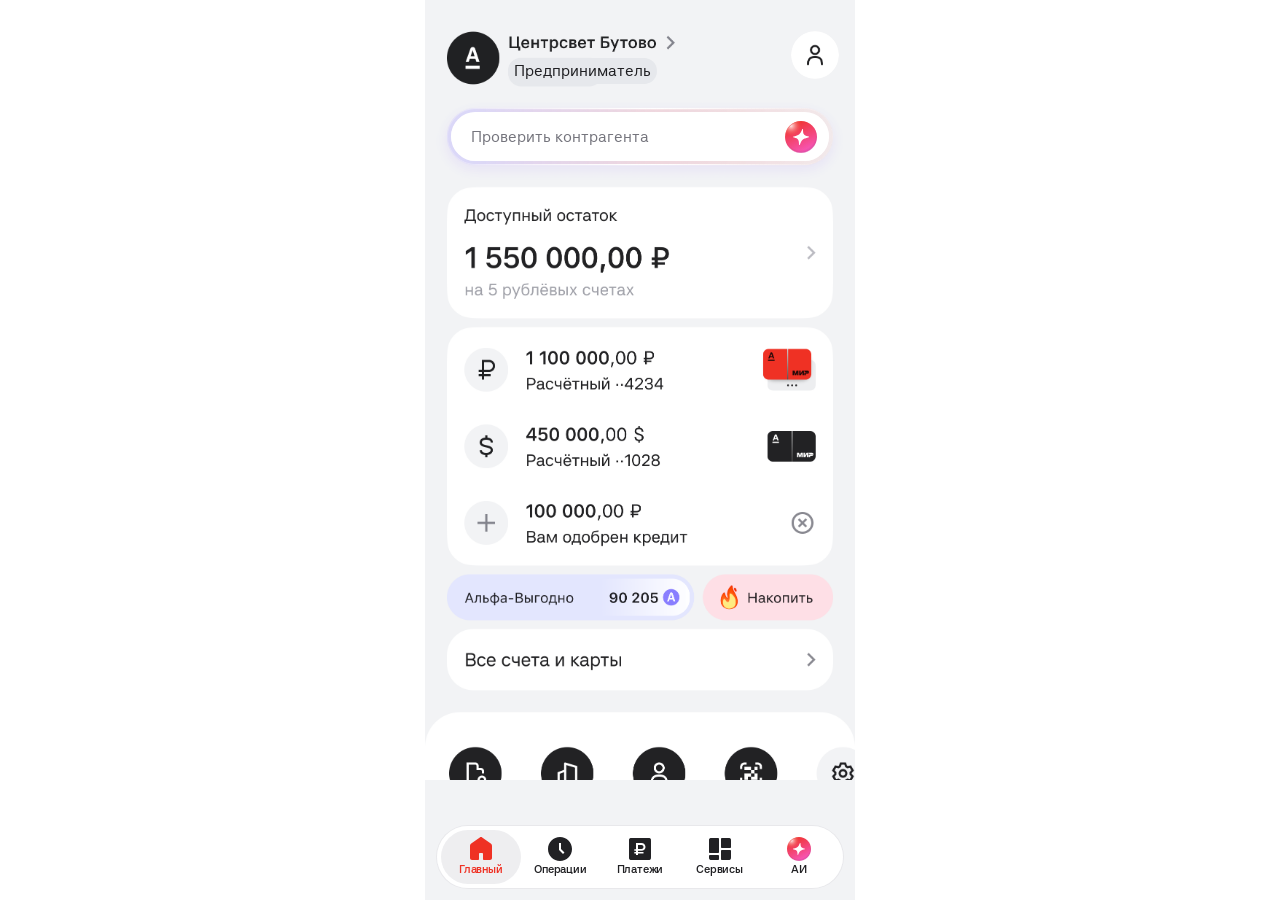
<file: first-click/icon-3_threads-2.html>
<!doctype html>
<html lang="ru">
<head>
<meta charset="utf-8">
<meta name="color-scheme" content="light">
<script src="research-first-click.js" data-variant="icon-3_threads-2"></script>
<script src="research-boot.js" data-preset="mvp"></script>
<script src="hub-config-model.js?v=transcript-scroll-20261014"></script>
<script src="hub-configuration.js?v=connection-orb-20261029"></script>
  <script src="hub-connection-list.js?v=transcript-scroll-20261014"></script>
<script src="hub-threads.js?v=transcript-scroll-20261014"></script>
<meta name="viewport" content="width=device-width, initial-scale=1, viewport-fit=cover">
<title>Альфа-Бизнес</title>
<link rel="stylesheet" href="styles/fonts.css?v=20261001-uccv3">
<link rel="stylesheet" href="styles/tokens.css?v=20261001-uccv3">
<link rel="stylesheet" href="styles/app.css?v=20261001-uccv3">
<link rel="stylesheet" href="styles/v2.css?v=20261001-uccv3">
<link rel="stylesheet" href="styles/focus-ambient.css?v=20261001-uccv3">
<link rel="stylesheet" href="styles/figma-2026-09-29.css?v=20261001-uccv3">
<link rel="stylesheet" href="styles/v3.css?v=20261001-uccv3">
<link rel="stylesheet" href="styles/theme-dark.css?v=20261001-uccv3">
<link rel="stylesheet" href="styles/hub-update-3.css?v=connection-orb-20261029">
<meta name="mobile-web-app-capable" content="yes">
<meta name="apple-mobile-web-app-capable" content="yes">
<meta name="apple-mobile-web-app-title" content="Альфа-Бизнес">
<meta name="apple-mobile-web-app-status-bar-style" content="default">
<meta name="theme-color" content="#ffffff">
<link rel="stylesheet" href="research.css?v=input-20261105">
<link rel="stylesheet" href="research-threads-2.css">
</head>
<body>
<div id="research-version-slot" hidden></div>

<div class="stage-wrap">
<div class="stage" id="stage">
  <div class="scroller" id="scroller">

    <div class="viewport">

      <div class="page-bg"></div>

      <main class="entry-point" id="entryPoint" aria-label="Главная Альфа-Бизнес">
        <div class="research-dashboard-art"><img class="dashboard-render" src="assets/figma/refresh/dashboard.png" alt="Главная: доступный остаток 1 550 000 ₽, счета и карты"></div>
        <div class="hub-dashboard-actions"><button class="hub-dashboard-profile" type="button" aria-label="Профиль"></button></div>
        <span class="hub-dashboard-role">Предприниматель</span>
        <button class="entry-search" id="entrySearch" type="button" aria-label="Открыть строку Альфа-Интеллекта"><span>Проверить контрагента</span><img src="assets/figma/refresh/input-logo.svg" alt=""></button>
        <nav class="entry-tabbar" aria-label="Главная навигация"><button class="is-active"><img src="assets/figma/nav-home.svg" alt="">Главный</button><button><img src="assets/figma/nav-operations.svg" alt="">Операции</button><button><img src="assets/figma/nav-payments.svg" alt="">Платежи</button><button><img src="assets/figma/nav-services.svg" alt="">Сервисы</button><button id="entrySpotlight" type="button" aria-label="Открыть AI"><img src="assets/figma/v2/ai-tab-filled.svg" alt="">AI</button></nav>
      </main>
      <div class="home-indicator" id="homeIndicator"></div>
      <div class="status-bar" aria-label="9:41"><span class="status-time">9:41</span><img draggable="false" class="status-cellular" src="assets/figma/cellular.svg" alt=""><img draggable="false" class="status-wifi" src="assets/figma/wifi.svg" alt=""><span class="status-battery"></span></div>

      <div class="spotlight-shell" id="spotlightShell" aria-hidden="true">
      <div class="composer-glow" id="composerGlow" aria-hidden="true"></div>
      <form class="field shared-composer ai-input" id="field" data-ai-state="resting" aria-label="Spotlight">
        <div class="field-grad" id="fieldGrad"></div>
        <div class="field-inner" id="fieldInner"></div>
        <div class="field-glass" id="fieldGlass"></div>
        <img draggable="false" class="field-icon" id="fieldIcon" src="assets/icons/neuro-assistant.svg?v=outline-all" alt="">
        <img draggable="false" class="field-logo" id="fieldLogo" src="assets/figma/refresh/input-logo.svg" alt="">
        <textarea class="field-text" id="focusInput" readonly rows="1" enterkeyhint="send" placeholder="Спросите что угодно" aria-label="Сообщение"></textarea><button id="focusSend" class="is-empty" type="submit" aria-label="Отправить" disabled><img draggable="false" src="assets/figma/input-send.svg" alt=""></button>
      </form>
      <div class="main-layer" id="mainLayer">

      
      <div class="modal"></div>

      
      <div class="scrim" id="scrim"></div>

      
      <div class="sheet" id="sheet">
        <div class="seg" id="seg">
          <h2 class="hub-connection-title">Связь с банком</h2>
          <div class="seg-track" role="tablist" aria-label="Разделы">
            <button class="seg-item is-active" type="button" role="tab" aria-selected="true" data-tab="connection">Связь</button>
            <span class="seg-item research-overview" role="tab" aria-selected="false">Обзор</span>
          </div>
        </div>

        <div class="sheet-list" id="sheetList">
          <div class="list-inner" id="listInner">
            <section class="v2-connection" aria-label="Связь">
            
            <nav class="communication-actions communication-actions--v3" aria-label="Быстрая связь">
              <button type="button" class="communication-action" data-open-managers><span class="communication-tile communication-tile--manager"><img src="assets/figma/refresh/managers.svg" alt=""></span><span>Менеджеры</span></button>
              <button type="button" class="communication-action" data-open-call aria-haspopup="dialog"><span class="communication-tile"><img src="assets/figma/v2/phone.svg" alt=""></span><span>Звонок</span></button>
              <button type="button" class="communication-action"><span class="communication-tile"><img src="assets/figma/v2/mail.svg" alt=""><i class="hub-mail-dot" aria-label="1 непрочитанное письмо">1</i></span><span>Письма</span></button>
            </nav>
            <h2 class="chat-section-title">Чаты</h2>
            

<button type="button" class="chat-row chat-row--wrap" data-contact-chat="support"><span class="chat-row-tile"><img src="assets/figma/v3/bubble-lines.svg" alt=""></span><span class="chat-row-text"><span class="chat-row-title">Чат с поддержкой</span><span class="chat-row-sub">Евгений, назовите последние 4 цифры вашей кредитки</span></span><span class="chat-row-meta hub-support-pin" aria-label="Закреплено"><time>12:55</time><i class="hub-pin-icon" aria-hidden="true"></i></span></button>
<button type="button" class="chat-row" data-contact-chat="krasnov"><span class="chat-row-tile"><img src="assets/figma/v3/user-tie.svg" alt=""></span><span class="chat-row-text"><span class="chat-row-title">Александр Краснов</span><span class="chat-row-sub">Всегда пожалуйста! ☺️</span></span><span class="chat-row-meta"><time>12:55</time><b class="chat-row-badge" aria-label="1 непрочитанное сообщение">1</b></span></button>
            <button type="button" class="chat-row" data-contact-chat="manager"><span class="chat-row-tile"><img src="assets/figma/v3/user-tie.svg" alt=""></span><span class="chat-row-text"><span class="chat-row-title">Екатерина Андреева</span><span class="chat-row-sub">Отправьте ваши реквизиты</span></span><span class="chat-row-meta"><time>12:55</time></span></button>
            
            </section>
          </div>
        </div>
      </div>


      
      <div class="field-glow" id="fieldGlow"></div>
      <div class="input-haze focus-input-haze" id="focusInputHaze" aria-hidden="true"></div>
      <div class="hub-overview-glass" id="overviewInputGlass" aria-hidden="true"></div>


      
      <div class="header">
        <div class="grabber"></div>
        <button class="ctl ctl--crown" type="button"><img draggable="false" src="assets/figma/v2/crown.svg" alt="Премиум"></button>
        <button class="ctl ctl--cross" id="mainClose" type="button"><img draggable="false" src="assets/icons/cross.svg" alt="Закрыть"></button>
      </div>

      </div>

      <div class="upper">
        <div class="stories">
          <div class="story story--ring" style="left:20px"><img draggable="false" src="assets/figma/2026-09-29/story1.png" alt=""></div>
          <div class="story story--ring" style="left:92px"><img draggable="false" src="assets/figma/2026-09-29/story2.png" alt=""></div>
          <div class="story story--ring" style="left:164px"><img draggable="false" src="assets/figma/2026-09-29/story3.png" alt=""></div>
          <div class="story" style="left:236px"><img draggable="false" src="assets/figma/2026-09-29/story4.png" alt=""></div>
          <div class="story" style="left:308px"><img draggable="false" src="assets/figma/2026-09-29/story5.png" alt=""></div>
          <div class="story" style="left:380px"><img draggable="false" src="assets/figma/2026-09-29/story6.png" alt=""></div>
          
        </div>

        <p class="greeting"><span class="hub-greeting-name">Анна, добрый вечер</span>
С чем помочь сегодня?</p>

        <div class="chips" tabindex="0" aria-label="Быстрые действия"><div class="chip-row"><button class="chip" type="button" data-open-notifications data-long-press aria-haspopup="dialog" aria-expanded="false"><img draggable="false" src="assets/figma/alert.svg" alt="">Замечен высокий риск</button><button class="chip" type="button" data-open-insights data-long-press aria-haspopup="dialog" aria-expanded="false"><span class="hub-chip-pink-star" aria-hidden="true"></span>4 инсайта</button><button class="chip" type="button" data-open-digests data-long-press aria-haspopup="dialog" aria-expanded="false"><img src="assets/figma/mvp/clock-alarm.svg" alt="">3 задачи выполнено</button></div><div class="chip-row"><button class="chip" type="button" data-primary-skill-chip>Скачать выписку</button><button class="chip" type="button">Создать задачу</button><button class="chip" type="button">Показать реквизиты</button></div></div>
      </div>

      <section class="flow-view chat-view" id="chatView" aria-hidden="true">
        <header class="flow-header"><div class="flow-grabber"></div><button class="flow-control flow-back" id="chatBack" type="button" aria-label="Назад"><img draggable="false" src="assets/figma/back.svg" alt=""></button><h1>Альфа-Интеллект</h1><button class="flow-control chat-search-toggle" id="chatSearchToggle" type="button" aria-label="Поиск в чате" aria-expanded="false"><img src="assets/icons/search.svg" alt=""></button><button class="flow-control" id="chatClose" type="button"><img draggable="false" src="assets/icons/cross.svg" alt="Закрыть"></button></header>
        <div class="chat-search-panel" id="chatSearchPanel" hidden><label class="search-field"><img src="assets/icons/search.svg" alt=""><input id="chatSearch" type="search" placeholder="Поиск в чате" aria-label="Поиск в чате"></label><span id="chatSearchCount" aria-live="polite"></span></div><div class="chat-scroll" id="chatScroll"><div class="chat-empty-intro" id="chatEmptyIntro"></div><div class="chat-date" id="chatDate">Сегодня</div><div class="chat-messages" id="chatMessages"></div><div class="chat-loader" id="chatLoader" hidden><span data-alfy-loader aria-hidden="true"></span><span class="alfy-thinking-text">Ищу ответ...</span></div></div>
      <form class="field shared-composer is-chat ai-input" id="assistantComposer" data-ai-state="resting" aria-label="Сообщение Альфа-Интеллекту">
        <div class="field-grad" id="assistantGrad"></div>
        <div class="field-inner" id="assistantInner"></div>
        <div class="field-glass" id="assistantGlass"></div>
        <img draggable="false" class="field-icon" id="assistantIcon" src="assets/icons/neuro-assistant.svg?v=outline-all" alt="">
        <img draggable="false" class="field-logo" id="assistantLogo" src="assets/figma/refresh/input-logo.svg" alt="">
        <textarea class="field-text" id="chatInput" rows="1" enterkeyhint="send" placeholder="Спросите что угодно" aria-label="Сообщение"></textarea><button id="chatSend" class="is-empty" type="submit" aria-label="Отправить" disabled><img draggable="false" src="assets/figma/input-send.svg" alt=""></button>
      </form>
        <form class="contact-composer" id="contactComposer" aria-label="Сообщение в чат">
          <textarea id="contactInput" rows="1" enterkeyhint="send" placeholder="Напишите сообщение" aria-label="Сообщение менеджеру или поддержке"></textarea>
          <button id="contactSend" type="submit" aria-label="Отправить" disabled><img src="assets/figma/v2/contact-send.svg" alt=""></button>
        </form>
        <div class="ios-keyboard" id="iosKeyboard" aria-hidden="true"><img draggable="false" src="assets/figma/2026-09-29/keyboard.png" alt="Клавиатура iOS"></div>
        <nav class="help-tabbar" aria-label="Разделы Альфа-Интеллекта"><button type="button" class="is-active" aria-label="Альфа-Интеллект"><img draggable="false" src="assets/figma/tabs-assistant.svg" alt=""></button><button type="button" data-return-tab="events" aria-label="Обзор"><img draggable="false" src="assets/figma/tabs-events.svg" alt=""></button><button type="button" data-return-tab="connection" aria-label="Связь"><img draggable="false" src="assets/figma/tabs-contact.svg" alt=""></button></nav>
      </section>

      <section class="flow-view native-view" id="notificationsView" aria-hidden="true"><header class="native-header"><h1>Обзор</h1><div class="flow-grabber"></div><button class="flow-control native-close" id="notificationsClose" type="button"><img draggable="false" src="assets/icons/cross.svg" alt="Закрыть"></button><button class="flow-control flow-back" id="notificationsBack" type="button" aria-label="Назад"><img draggable="false" src="assets/figma/back.svg" alt=""></button></header><div class="native-scroll"><h2>Требуют решения</h2><button class="notification-row" id="firstNotification" type="button"><span class="notification-icon"><img src="assets/figma/refresh/event-alert.svg" alt=""></span><span><b>Платёж на 250 000 ₽ отклонён</b><small>По счёту временно ограничены исходящие платежи</small></span></button><h2>Для ознакомления</h2><div class="notification-row"><span class="notification-icon notification-icon--warn"><img src="assets/figma/refresh/event-info.svg" alt=""></span><span><b>Поступление от контрагента</b><small>84 000 ₽ капнули на ваш счёт 14.09.2026</small></span></div><div class="notification-row"><span class="notification-icon notification-icon--warn"><img src="assets/figma/refresh/event-info.svg" alt=""></span><span><b>Оплата за услуги</b><small>Ваш счёт пополнен на 35 500 ₽ 15.09.2026</small></span></div><div class="notification-row"><span class="notification-icon notification-icon--warn"><img src="assets/figma/refresh/event-info.svg" alt=""></span><span><b>Возврат средств</b><small>На ваш счёт возвращено 12 000 ₽ 16.09.2026</small></span></div><div class="notification-row"><span class="notification-icon notification-icon--warn"><img src="assets/figma/refresh/event-info.svg" alt=""></span><span><b>Списание комиссии</b><small>Комиссия в размере 500 ₽ списана 17.09.2026</small></span></div><div class="notification-row"><span class="notification-icon notification-icon--warn"><img src="assets/figma/refresh/event-info.svg" alt=""></span><span><b>Поступление от клиента</b><small>Клиент оплатил 46 700 ₽ 18.09.2026</small></span></div><div class="notification-row"><span class="notification-icon notification-icon--warn"><img src="assets/figma/refresh/event-info.svg" alt=""></span><span><b>Начисление бонусов</b><small>На ваш счёт добавлено 1 200 бонусов 19.09.2026</small></span></div><div class="notification-row"><span class="notification-icon notification-icon--warn"><img src="assets/figma/refresh/event-info.svg" alt=""></span><span><b>Перевод между счетами</b><small>Перевод 20 000 ₽ выполнен 20.09.2026</small></span></div><div class="notification-row"><span class="notification-icon notification-icon--warn"><img src="assets/figma/refresh/event-info.svg" alt=""></span><span><b>Погашение кредита</b><small>Оплата кредита 30 000 ₽ 21.09.2026</small></span></div></div></section>

      <section class="flow-view native-view" id="notificationView" aria-hidden="true"><header class="native-header"><h1>Обзор</h1><div class="flow-grabber"></div><button class="flow-control flow-back" id="notificationBack" type="button" aria-label="Назад"><img draggable="false" src="assets/figma/back.svg" alt=""></button><button class="flow-control native-close" id="notificationClose" type="button"><img draggable="false" src="assets/icons/cross.svg" alt="Закрыть"></button></header><div class="native-scroll notification-detail"><time>20 сентября, 18:35</time><h1>Платёж на 250 000 ₽ отклонён</h1><p>Платёж в адрес ООО «Поставка» не прошёл. По счёту временно ограничены исходящие платежи — банку нужны дополнительные сведения о вашей деятельности.</p><h2><img src="assets/icons/neuro-assistant.svg?v=outline-all" alt="">Что можно сделать?</h2><ol class="event-steps"><li><b>Уточните назначение платежа</b><p>Расскажите, за что платите ООО «Поставка» и как платёж связан с вашей деятельностью.</p></li><li><b>Добавьте документы</b><p>Понадобятся 2 документа, которые подтверждают сделку. Альфа-Интеллект подскажет, какие именно подойдут.</p></li><li><b>Подготовьте ответ банку</b><p>Альфа-Интеллект соберёт информацию и документы в ответ для банка. После проверки ограничение может быть снято.</p></li></ol><div class="detail-actions"><button type="button" data-event-help><img src="assets/figma/2026-09-29/arrow-dark.svg" alt="">Начать подготовку ответа</button><button type="button" id=bankRequestAction><img src="assets/figma/2026-09-29/arrow-dark.svg" alt="">Что именно запросил банк?</button><button type="button" data-event-help><img src="assets/figma/2026-09-29/arrow-dark.svg" alt="">У меня нет нужных документов</button><button type="button" data-event-help><img src="assets/figma/2026-09-29/arrow-dark.svg" alt="">Почему ограничили платежи?</button></div></div></section>


      <section class="flow-view native-view" id="directoryView" aria-hidden="true" inert>
        <header class="native-header"><div class="flow-grabber"></div><h1 id="directoryTitle">Менеджеры</h1><button class="flow-control flow-back" id="directoryBack" type="button" aria-label="Назад"><img src="assets/figma/back.svg" alt=""></button><button class="flow-control native-close" id="directoryClose" type="button" aria-label="Закрыть"><img src="assets/icons/cross.svg" alt=""></button></header>
        <div class="native-scroll" id="directoryContent"></div>
        <button class="directory-primary" id="directoryAction" type="button" hidden>Новый диалог</button>
      </section>
      <div class="event-context" id="eventContext" hidden>
        <section class="event-popover" id="eventPopover" role="dialog" aria-modal="true" aria-label="Важное событие" tabindex="-1">
          <h2>Платёж на 250 000 ₽ отклонён</h2><p>Платёж в адрес ООО «Поставка» не прошёл. По счёту временно ограничены исходящие платежи — банку нужны дополнительные сведения о вашей деятельности.</p>
          <button id="prepareEventReply" type="button"><img src="assets/figma/2026-09-29/star-gradient.svg" alt="">Подготовить ответ</button>
          <button id="markEventRead" type="button"><img src="assets/figma/2026-09-29/check-dark.svg" alt="">Отметить прочитанным</button>
        </section>
      </div>
      </div>

    </div>

    <div class="spacer" id="spacer"></div>
  </div>
</div>
</div>

<script src="embed.js?v=20261001-uccv3"></script>
<script src="hub-banking-skills.js?v=transcript-scroll-20261014"></script>
<script src="hub-regular.js?v=transcript-scroll-20261014"></script>
<script src="hub-alfy-loader.js?v=transcript-scroll-20261014"></script>
<script src="hub-typography.js?v=transcript-scroll-20261014"></script>
<script src="hub-merged-segments.js?v=transcript-scroll-20261014"></script>
<script src="hub-event-actions.js?v=transcript-scroll-20261014"></script>
<script src="hub-surface-motion.js?v=transcript-scroll-20261014"></script>
<script src="hub-native-navigation.js?v=transcript-scroll-20261014"></script>
<script src="js/spotlight-embedded.js?v=transcript-scroll-20261014"></script>
<script src="hub-more-menu.js?v=transcript-scroll-20261014"></script>
<script src="js/focus-ambient.js?v=ucc-surfaces-20261008"></script>
<script src="hub-ai-surfaces.js?v=transcript-scroll-20261014"></script>
<script src="hub-answer-feedback.js?v=transcript-scroll-20261014"></script>
<script src="hub-operator-experiment.js?v=transcript-scroll-20261014"></script>
<script src="hub-call-sheet.js?v=transcript-scroll-20261014"></script>
<script src="hub-dialog-controls.js?v=transcript-scroll-20261014"></script>
<script src="research-keyboard.js"></script>
<script src="research-viewport.js"></script>
</body>
</html>
</file>
<file: styles/fonts.css>
/* Alfa Interface Sans (core-ds). Файлы взяты из соседнего прототипа Spotlight/Core-flow. */

@font-face {
  font-family: 'Alfa Interface';
  src: url('../fonts/alfa-interface-sans_regular.woff2') format('woff2');
  font-weight: 400;
  font-style: normal;
  font-display: block;
}

@font-face {
  font-family: 'Alfa Interface';
  src: url('../fonts/alfa-interface-sans_medium.woff2') format('woff2');
  font-weight: 500;
  font-style: normal;
  font-display: block;
}

@font-face {
  font-family: 'Alfa Interface';
  src: url('../fonts/alfa-interface-sans_bold.woff2') format('woff2');
  font-weight: 700;
  font-style: normal;
  font-display: block;
}
</file>
<file: styles/tokens.css>
/* Токены Figma (get_variable_defs, узел 305:7394 «Связь :: Full»).
   Имена приведены к kebab-case, значения — как в макете. */

:root {
  /* text */
  --text-primary: #030306e0;
  --text-secondary: #0404138c;
  --static-text-inverted-primary: #fffffff0;

  /* neutral */
  --neutral-0: #ffffff;
  --neutral-1300: #212124;
  --neutral-translucent-0: #ffffff;
  --neutral-translucent-100: #2637580f;
  --neutral-translucent-700: #04041578;
  --neutral-translucent-1300: #030306e0;

  /* accent / decorative / status */
  --accent-primary: #ef3124;
  --decorative-red: #fe5e48;
  --decorative-indigo: #897eff;

  /* surfaces */
  --segmentedcontrol-background: #7676801f;
  --liquid-glass-background-1: #f8f8f833;
  --liquid-glass-background-3: #ffffff40;

  /* сцена (замеры с эталонных рендеров Figma) */
  --page-bg: #eeeff2;
  --grabber: #818181;

  /* типографика */
  --font-family: 'Alfa Interface';

  --ls-regular-14: -0.08px;
  --ls-regular-15: -0.15px;
  --ls-regular-16: -0.24px;
  --ls-regular-17: -0.35px;
  --ls-semibold-15: 0.24px;
  --ls-semibold-22: -0.15px;
  --ls-bold-12: 0.57px;
}
</file>
<file: styles/app.css>
/* Spotlight UCC — общий лист Чаты / Инсайты / Связь.
   Все размеры — в координатах макета 393×852. */

* { box-sizing: border-box; }

html, body {
  margin: 0;
  height: 100%;
  overflow: hidden;              /* фон страницы не скроллится отдельно */
  background: #d9dade;
  font-family: var(--font-family);
  -webkit-font-smoothing: antialiased;
  -moz-osx-font-smoothing: grayscale;
}

/* ── сцена ─────────────────────────────────────────────────────────── */

.stage-wrap {
  position: fixed;
  inset: 0;
  display: grid;
  place-items: center;
}

.stage {
  position: relative;
  width: 393px;
  height: 852px;
  border-radius: 44px;
  overflow: hidden;
  background: var(--page-bg);
  box-shadow: 0 24px 70px rgba(0, 0, 0, .28);
  transform: scale(var(--fit, 1));
  transform-origin: center center;
}

/* ── единственный скролл-контейнер ─────────────────────────────────── */

.scroller {
  position: absolute;
  inset: 0;
  overflow-x: hidden;
  overflow-y: auto;
  overscroll-behavior: contain;
  -webkit-overflow-scrolling: touch;
  scrollbar-width: none;
}
.scroller::-webkit-scrollbar { display: none; }

/* липкий кадр: стоит на месте, пока .spacer даёт длину прокрутки */
.viewport {
  position: sticky;
  top: 0;
  width: 393px;
  height: 852px;
  overflow: hidden;
}

.spacer { width: 1px; }          /* высота ставится из JS (SCROLL_TOTAL) */

/* ── подложка и статус-бар ─────────────────────────────────────────── */

.page-bg { position: absolute; inset: 0; background: var(--page-bg); }

.status-bar {
  position: absolute; inset: 0 0 auto; width: 393px; height: 44px; z-index: 140; pointer-events: none; color: var(--text-primary);
}
.status-bar img {
  position: absolute; display: block;
}

/* белая карточка модалки */
.modal {
  position: absolute;
  top: 64px; left: 0; right: 0; bottom: 0;
  background: var(--neutral-0);
  border-radius: 32px 32px 0 0;
}

/* ── шапка: свайпер + корона + крестик (статичны в обоих состояниях) ── */

.header { position: absolute; inset: 0; z-index: 70; pointer-events: none; }

.grabber {
  position: absolute;
  top: 68px; left: 50%;
  width: 32px; height: 4px;
  margin-left: -15.5px;          /* Figma: centre + 0.5px */
  border-radius: 20px;
  background: var(--grabber);
  opacity: .5;
}

.ctl {
  position: absolute;
  top: 88px;
  width: 44px; height: 44px;
  padding: 0;
  border: 0;
  border-radius: 1000px;
  display: grid;
  place-items: center;
  pointer-events: auto;
  cursor: pointer;
  /* Figma отдаёт «Glass Effect» тремя inset-тенями со spread -40px; Chrome
     рисует их заметно тяжелее, чем Figma. Ниже — замеры эталона
     (верх #FAFAFA → центр #FCFCFC → низ #FEFEFE) одним градиентом. */
  background-image: linear-gradient(180deg, #f9f9f9 0%, #fcfcfc 52%, #fefefe 100%);
  box-shadow:
     1.25px 0 0 -.75px #d0d0d0,
    -1.25px 0 0 -.75px #d0d0d0,
     0 0 0 .5px #e8e8e8,
     0 8px 15px 0 rgba(0, 0, 0, .02);
}
.ctl img { display: block; width: 24px; height: 24px; }
.ctl--crown { left: 16px; }
.ctl--cross { left: 333px; }

/* ── верхний контент: сторис, приветствие, чипсы ───────────────────── */

.upper {
  position: absolute;
  top: 140px; left: 0;
  width: 393px; height: 308px;
  z-index: 10;
  overflow: hidden;
  transform-origin: 50% 20%;
  will-change: transform;
}

.stories {
  position: absolute;
  top: 14px; left: 0;
  width: 393px;
  height: 76px;
  overflow-x: auto;
  overflow-y: hidden;
  overscroll-behavior-x: contain;
  -webkit-overflow-scrolling: touch;
  scrollbar-width: none;
  -webkit-mask-image: linear-gradient(90deg, transparent 0, #000 20px, #000 calc(100% - 20px), transparent 100%);
  mask-image: linear-gradient(90deg, transparent 0, #000 20px, #000 calc(100% - 20px), transparent 100%);
  will-change: opacity, transform, filter;
}
.stories::-webkit-scrollbar,
.chips::-webkit-scrollbar,
.event-strip-clip::-webkit-scrollbar { display: none; }
.story {
  position: absolute;
  top: 2px;
  width: 64px; height: 64px;
  border-radius: 50%;
  overflow: hidden;
  box-shadow: 0 0 0 2px var(--accent-primary);
}
.story img { display: block; width: 100%; height: 100%; object-fit: cover; object-position: center; }

.greeting {
  position: absolute;
  top: 112px; left: 24px;
  width: 293px;
  margin: 0;
  font-size: 22px;
  line-height: 28px;
  font-weight: 500;
  letter-spacing: var(--ls-semibold-22);
  color: var(--text-primary);
  white-space: pre-line;
  will-change: opacity, transform, filter;
}

.chips {
  position: absolute;
  top: 188px; left: 0;
  width: 393px;
  padding: 0 20px;
  display: flex;
  flex-direction: column;
  gap: 8px;
  overflow-x: auto;
  overflow-y: hidden;
  overscroll-behavior-x: contain;
  -webkit-overflow-scrolling: touch;
  scrollbar-width: none;
  -webkit-mask-image: linear-gradient(90deg, transparent 0, #000 20px, #000 calc(100% - 28px), transparent 100%);
  mask-image: linear-gradient(90deg, transparent 0, #000 20px, #000 calc(100% - 28px), transparent 100%);
  will-change: opacity, transform, filter;
}
.chip-row { display: flex; gap: 4px; width: max-content; padding-right: 20px; }
.chip {
  flex: none;
  height: 48px;
  border: 0;
  display: flex;
  align-items: center;
  justify-content: center;
  gap: 6px;
  padding: 12px 14px;
  border-radius: 30px;
  background: var(--neutral-translucent-100);
  font-size: 16px;
  line-height: 24px;
  letter-spacing: var(--ls-regular-16);
  color: var(--text-primary);
  white-space: nowrap;
}
.chip-row:first-child .chip:first-child { border-radius: 4px 30px 30px 24px; }
.chip img { display: block; width: 20px; height: 20px; }

/* Локальная белая вуаль едет перед кромкой листа. Затемнения всей
   страницы нет: каждый блок растворяется только в зоне перекрытия. */
.scrim {
  position: absolute;
  top: 0; left: 0;
  width: 393px; height: 196px;
  z-index: 20;
  background: linear-gradient(
    180deg,
    rgba(255,255,255,0) 0%,
    rgba(255,255,255,.42) 42%,
    rgba(255,255,255,.92) 78%,
    #fff 100%
  );
  pointer-events: none;
  will-change: transform, opacity;
}

/* ── лист: сегменты + список ───────────────────────────────────────── */

.sheet {
  position: absolute;
  top: 0; left: 0;
  width: 393px; height: 852px;
  z-index: 30;
  background: var(--neutral-0);
  will-change: transform;
}

.seg { position: absolute; top: 0; left: 0; width: 393px; padding: 20px; }
.seg-track {
  display: flex;
  align-items: center;
  gap: 4px;
  height: 44px;
  padding: 2px;
  border-radius: 100px;
  background: var(--segmentedcontrol-background);
  overflow: hidden;
}
.seg-item {
  appearance: none;
  border: 0;
  background: transparent;
  font-family: inherit;
  cursor: pointer;
  flex: 1 0 0;
  min-width: 0;
  display: flex;
  align-items: center;
  justify-content: center;
  height: 100%;
  padding: 3px 6px;
  border-radius: 20px;
  font-size: 15px;
  line-height: 20px;
  letter-spacing: var(--ls-regular-15);
  color: var(--text-primary);
  white-space: nowrap;
}
.seg-item.is-active {
  background: var(--neutral-translucent-0);
  padding: 10px 6px;
  font-weight: 500;
  letter-spacing: var(--ls-semibold-15);
}

.sheet-list { position: absolute; left: 0; width: 393px; height: 852px; overflow: hidden; }
.list-inner { position: absolute; top: 0; left: 0; width: 393px; will-change: transform; }

.content-pane {
  width: 393px;
  padding: 12px 20px 32px;
  color: var(--text-primary);
}
.events-pane,
.connection-pane {
  font-family: var(--font-family);
}
.content-title {
  margin: 16px 4px 20px;
  font-size: 22px;
  line-height: 28px;
  font-family: var(--font-family);
  font-weight: 500;
  letter-spacing: .352px;
}
.content-pane > .content-title:first-child { margin-top: 4px; }
.content-title--link {
  display: flex;
  align-items: center;
  justify-content: space-between;
  gap: 16px;
  margin-top: 32px;
}
.content-title--link .title-chevron { flex: none; width: 24px; height: 24px; display: block; }

/* Инсайты */
.event-summary {
  padding: 24px 20px;
  border-radius: 24px;
  background: var(--neutral-translucent-100);
}
.event-summary-kicker {
  font-size: 15px;
  line-height: 20px;
  font-weight: 500;
  letter-spacing: -.24px;
  color: var(--text-primary);
}
.event-summary-value {
  margin-top: 2px;
  font-size: 13px;
  line-height: 18px;
  font-weight: 400;
  letter-spacing: -.078px;
  color: var(--text-secondary);
}
.event-progress {
  height: 12px;
  margin-top: 24px;
  border-radius: 999px;
  background: linear-gradient(90deg, #ef3124 0 30%, #ff7a2f 30% 52%, #ffc845 52% 72%, #27c36a 72% 100%);
}
.event-strip-clip {
  width: 373px;
  overflow-x: auto;
  overflow-y: hidden;
  overscroll-behavior-x: contain;
  -webkit-overflow-scrolling: touch;
  scrollbar-width: none;
  margin-top: 8px;
  padding-right: 28px;
  -webkit-mask-image: linear-gradient(90deg, #000 0, #000 calc(100% - 34px), transparent 100%);
  mask-image: linear-gradient(90deg, #000 0, #000 calc(100% - 34px), transparent 100%);
}
.event-strip {
  display: flex;
  gap: 8px;
  width: max-content;
}
.event-card {
  position: relative;
  flex: none;
  width: 150px;
  min-height: 150px;
  height: 150px;
  padding: 12px 16px;
  border-radius: 24px;
  overflow: hidden;
  background: var(--neutral-translucent-100);
}
.event-card--light {
  background: #fff;
  box-shadow: inset 0 0 0 1px rgba(3,3,6,.08);
}
.event-card--teal {
  color: #37d0d7;
  background: #e7feff;
}
.event-card-number {
  font-family: var(--font-family);
  font-size: 30px;
  line-height: 36px;
  font-weight: 500;
  letter-spacing: .36px;
}
.event-card-copy {
  margin-top: 2px;
  font-size: 15px;
  line-height: 20px;
  letter-spacing: -.24px;
}
.event-card-note {
  margin-top: 16px;
  font-size: 12px;
  line-height: 16px;
  color: var(--text-secondary);
}
.event-card--teal .event-card-note { color: #09b9be; }
.event-card-pill {
  position: absolute;
  left: 16px;
  bottom: 16px;
  padding: 5px 9px;
  border-radius: 999px;
  color: #fff;
  background: var(--accent-primary);
  font-size: 13px;
  line-height: 18px;
  font-weight: 500;
  letter-spacing: -.078px;
}
.recommendation-list {
  display: grid;
  gap: 8px;
}
.recommendation-card {
  min-height: 132px;
  padding: 18px 16px;
  border-radius: 16px;
  background: var(--neutral-translucent-100);
}
.recommendation-tag {
  font-size: 13px;
  line-height: 18px;
  font-weight: 500;
  letter-spacing: -.078px;
}
.recommendation-tag--blue { color: #4b6cf5; }
.recommendation-tag--purple { color: #897eff; }
.recommendation-tag--teal { color: #129b96; }
.recommendation-copy {
  max-width: 303px;
  margin-top: 8px;
  font-size: 17px;
  line-height: 24px;
  font-weight: 500;
  letter-spacing: -.408px;
}
.recommendation-note {
  margin-top: 12px;
  font-size: 13px;
  line-height: 18px;
  font-weight: 500;
  letter-spacing: -.078px;
  color: var(--text-secondary);
}

/* Связь */
.call-list {
  display: grid;
  gap: 8px;
}
.call-card {
  display: flex;
  align-items: flex-start;
  gap: 16px;
  min-height: 80px;
  padding: 16px;
  border-radius: 24px;
  background: var(--neutral-translucent-100);
}
.call-icon {
  flex: none;
  width: 48px;
  height: 48px;
  display: grid;
  place-items: center;
  border-radius: 12px;
  background: #fff;
}
.call-icon img { display: block; width: 24px; height: 24px; }
.call-copy {
  flex: 1;
  min-width: 0;
  align-self: center;
}
.call-label {
  font-size: 17px;
  line-height: 24px;
  font-weight: 400;
  letter-spacing: -.408px;
  color: var(--text-primary);
}
.call-number {
  margin-top: 2px;
  font-size: 15px;
  line-height: 20px;
  font-weight: 400;
  letter-spacing: -.24px;
  color: var(--text-secondary);
}
.mail-list { margin: 0 -20px; }
.mail-row {
  display: flex;
  align-items: center;
  gap: 16px;
  min-height: 72px;
  padding: 10px 20px;
}
.mail-icon {
  flex: none;
  width: 48px; height: 48px;
  border-radius: 16px;
  display: grid;
  place-items: center;
  background: var(--neutral-translucent-100);
}
.mail-icon img { width: 24px; height: 24px; }
.mail-copy { flex: 1; min-width: 0; }
.mail-title,
.mail-subject {
  white-space: nowrap;
  overflow: hidden;
  text-overflow: ellipsis;
}
.mail-title {
  font-size: 17px;
  line-height: 24px;
  letter-spacing: -.24px;
}
.mail-subject {
  margin-top: 2px;
  font-size: 15px;
  line-height: 20px;
  letter-spacing: -.078px;
  color: var(--text-secondary);
}
.mail-time {
  flex: none;
  align-self: flex-start;
  padding-top: 4px;
  font-size: 12px;
  line-height: 16px;
  color: var(--text-secondary);
}

.sheet.is-dragging { cursor: grabbing; user-select: none; }

.row {
  display: flex;
  align-items: center;
  gap: 16px;
  height: 64px;
  padding: 8px 20px;
}
.row-tile {
  position: relative;
  flex: none;
  width: 48px; height: 48px;
  display: grid;
  place-items: center;
  background: url('../assets/icons/tile-48.svg') center / 48px 48px no-repeat;
}
.row-tile > img { display: block; width: 24px; height: 24px; }
.row-badge {
  position: absolute;
  top: -4px; right: -4px;
  min-width: 20px; height: 20px;
  padding: 0 6.5px;
  display: grid;
  place-items: center;
  border-radius: 180px;
  background: var(--decorative-indigo);
  font-size: 12px;
  line-height: 16px;
  font-weight: 500;
  letter-spacing: var(--ls-bold-12);
  color: var(--static-text-inverted-primary);
  box-shadow: 0 0 0 3px var(--neutral-0);
}
.row-text { flex: 1 0 0; min-width: 0; max-width: 281px; }
.row-title {
  font-size: 17px;
  line-height: 24px;
  letter-spacing: var(--ls-regular-17);
  color: var(--text-primary);
  white-space: nowrap;
  overflow: hidden;
  text-overflow: ellipsis;
}
.row-sub {
  font-size: 15px;
  line-height: 20px;
  letter-spacing: var(--ls-regular-15);
  color: var(--text-secondary);
  white-space: nowrap;
}

/* Figma: ContentGroup 231×24 (иконка 24 + текст 207) на y=32 в футере 68px */
.list-footer {
  display: flex;
  align-items: center;
  justify-content: center;
  gap: 12px;
  height: 88px;
  padding: 16px 0 32px;
  color: var(--neutral-translucent-700);
}
/* внешний бокс иконки 24, сам глиф — 20×20 по экспорту */
.list-footer .ico {
  flex: none;
  width: 24px; height: 24px;
  display: grid;
  place-items: center;
}
.list-footer img { display: block; width: 20px; height: 20px; opacity: .55; }
.list-footer span {
  height: 24px;
  display: flex;
  align-items: center;
  font-size: 15px;
  line-height: 20px;
  letter-spacing: var(--ls-regular-15);
}

.home-indicator {
  position: absolute;
  left: 50%; bottom: 8px;
  width: 134px; height: 5px;
  margin-left: -67px;
  border-radius: 100px;
  background: var(--neutral-1300);
  z-index: 90;
  pointer-events: none;
}

/* ── морф-поле: ОДИН элемент на оба состояния ──────────────────────── */

.field-glow {
  position: absolute;
  top: 0; left: 0;
  width: 480px; height: 152px;
  z-index: 25;
  pointer-events: none;
  background: url('../assets/icons/light-glow.svg') center / 480px 152px no-repeat;
  will-change: transform, opacity;
}

.field {
  position: absolute;
  top: 0; left: 0;
  z-index: 40;
  overflow: hidden;              /* содержимое физически сжимается */
  background: var(--neutral-0);
  will-change: transform, width, height;
}

/* градиентная рамка полного состояния */
.field-grad {
  position: absolute;
  inset: 0;
  border-radius: inherit;
  background-image: linear-gradient(
    89.108deg,
    rgba(177, 163, 255, .24) 6.1952%,
    rgba(255, 55, 55, .029) 99.88%
  );
}
/* белая внутренняя плашка; инсет 4px → 0 по ходу сворачивания */
.field-inner { position: absolute; background: var(--neutral-0); }

/* «стеклянная» отделка компактной кнопки */
.field-glass {
  position: absolute;
  inset: 0;
  border-radius: inherit;
  /* Figma отдаёт «Glass Effect» тремя inset-тенями со spread -40px; Chrome
     рисует их заметно тяжелее, чем Figma. Ниже — замеры эталона
     (верх #FAFAFA → центр #FCFCFC → низ #FEFEFE) одним градиентом. */
  background-image: linear-gradient(180deg, #f9f9f9 0%, #fcfcfc 52%, #fefefe 100%);
}

.field-icon {
  position: absolute;
  top: 50%;
  width: 24px; height: 24px;
  margin-top: -12px;
  display: block;
}

.field-text {
  position: absolute;
  top: 50%;
  margin-top: -9px;
  font-size: 14px;
  line-height: 18px;
  letter-spacing: var(--ls-regular-14);
  color: var(--text-secondary);
  white-space: nowrap;
}

/* ── QA: снимки для сверки с эталонами Figma (?qa=1) ───────────────── */

body.qa { background: #fff; }
body.qa .stage-wrap { display: block; }
body.qa .stage {
  position: absolute;
  top: 0; left: 0;
  border-radius: 0;
  box-shadow: none;
  transform: none;
}

/* ── Связанный сценарий: банковский Entry Point и модальный Spotlight ── */

button,
textarea { font: inherit; }

.entry-point {
  position: absolute;
  inset: 0;
  z-index: 2;
  overflow: hidden;
  background: #f2f3f5;
  color: var(--text-primary);
  transition: transform .5s cubic-bezier(.32,.72,0,1), filter .5s cubic-bezier(.32,.72,0,1);
}
.entry-status {
  height: 59px;
}
.entry-head {
  height: 76px; padding: 12px 20px; display: flex; align-items: center; justify-content: space-between; border-bottom: 0;
}
.entry-brand {
  display: flex; align-items: center; gap: 8px; min-width: 0;
}
.entry-logo {
  width: 48px; height: 48px; flex: none; display: grid; place-items: center; border-radius: 50%; background: #212124;
}
.entry-brand div { display: grid; gap: 3px; }
.entry-brand strong {
  display: flex; align-items: center; font-size: 15px; line-height: 20px; font-weight: 500; white-space: nowrap;
}
.entry-brand div span {
  justify-self: start; padding: 3px 6px; border-radius: 12px; background: rgba(38,55,88,.06); font-size: 15px; line-height: 20px; white-space: nowrap;
}
.entry-head-actions { display: flex; gap: 8px; }
.entry-round {
  position: relative;
  width: 48px; height: 48px;
  border: 0; border-radius: 50%; background: #fff;
  display: grid; place-items: center;
}
.entry-round img { width: 24px; height: 24px; }
.entry-round i { position: absolute; top: -1px; right: -1px; width: 20px; height: 20px; border: 2px solid #f2f3f5; border-radius: 50%; background: #ef3124; color: #fff; font-size: 11px; font-style: normal; display: grid; place-items: center; }
.entry-search {
  position: absolute; top: 139px; left: 20px; width: 353px; height: 52px; padding: 0 6px 0 16px; display: flex; align-items: center; justify-content: space-between; border: 4px solid transparent; border-radius: 30px; background: linear-gradient(#fff,#fff) padding-box, linear-gradient(89.108deg,rgba(177,163,255,.24) 6.1952%,rgba(255,55,55,.029) 99.88%) border-box; color: rgba(4,4,19,.35); box-shadow: 0 4px 14.1px rgba(100,28,255,.04); font-size: 15px; line-height: 20px;
}
.entry-search img {
  display: block; width: 32px; height: 32px; flex: none;
}
.entry-accounts {
  position: absolute; top: 207px; left: 20px; width: 353px; border-radius: 24px; overflow: hidden; background: #fff;
}
.entry-account {
  height: 74px; padding: 12px 16px; display: flex; align-items: center; gap: 16px;
}
.entry-account div { flex: 1; display: grid; gap: 2px; }
.entry-account strong {
  font-size: 17px; line-height: 24px; font-weight: 500; white-space: nowrap;
}
.entry-account div span {
  font-size: 15px; line-height: 20px; white-space: nowrap;
}
.entry-card-mark {
  width: 48px; height: 38px; flex: none;
}
.entry-close-mark {
  width: 24px; height: 24px; flex: none;
}
.entry-benefit {
  height: 48px; padding: 0 20px; display: flex; align-items: center; justify-content: space-between; background: #e3e5ff; font-size: 15px; line-height: 20px;
}
.entry-benefit > span {
  padding: 2px 6px; border-radius: 12px; background: #fff; font-size: 12px; line-height: 16px;
}
.entry-benefit b {
  display: inline-grid; place-items: center; width: 16px; height: 16px; border-radius: 50%; color: #fff; background: #897eff; font-weight: 500;
}
.entry-all {
  position: absolute; top: 415px; left: 20px; width: 353px; height: 56px; padding: 0 16px; display: flex; align-items: center; justify-content: space-between; border: 0; border-radius: 24px; background: #fff; color: var(--text-primary); font-size: 17px; line-height: 20px;
}
.entry-actions {
  position: absolute; top: 499px; left: 0; width: 100%; height: 168px; padding: 32px 12px 0; display: flex; gap: 12px; background: #fff; border-radius: 32px 32px 0 0;
}
.entry-actions button {
  width: 76px; height: 92px; flex: none; padding: 0; border: 0; background: transparent; font-size: 13px; line-height: 18px; color: var(--text-primary);
}
.entry-promos {
  position: absolute; top: 651px; left: 0; right: 0; padding: 0 20px 40px; display: flex; gap: 8px; overflow-x: auto; scrollbar-width: none; background: #fff;
}
.entry-promos article {
  position: relative; flex: none; width: 158px; height: 174px; border-radius: 24px; background: linear-gradient(transparent 16px,#9ce3fd 16px);
}
.entry-promos article:nth-child(2) {
  background: linear-gradient(transparent 16px,#dfbdff 16px);
}
.entry-promos article:nth-child(3) {
  background: linear-gradient(transparent 16px,#a3f1ef 16px);
}
.entry-promos span {
  position: absolute; left: 0; right: 0; top: 82px; min-height: 92px; padding: 16px; border-radius: 24px 24px 0 0; background: rgba(255,255,255,.40); font-size: 13px; line-height: 18px;
}
.entry-tabbar {
  position: absolute; left: 9px; bottom: 21px; width: 306px; height: 62px; padding: 4px 6px; display: flex; border-radius: 32px; background: rgba(255,255,255,.78); box-shadow: 0 0 0 .5px #e8e8e8, 0 8px 15px rgba(0,0,0,.02); backdrop-filter: blur(18px); -webkit-backdrop-filter: blur(18px);
}
.entry-tabbar button {
  flex: 1; padding: 4px 0; border: 0; border-radius: 28px; background: transparent; font-size: 10px; line-height: 12px; font-weight: 500; color: var(--text-primary);
}
.entry-tabbar button::before {
  content: none;
}
.entry-tabbar .is-active {
  color: #ef3124; background: rgba(38,55,88,.08);
}
.entry-spotlight {
  position: absolute; right: 8px; bottom: 21px; z-index: 3; width: 62px; height: 62px; padding: 0; border: 0; border-radius: 50%; background: transparent; cursor: pointer;
}
.entry-spotlight img {
  display: block; width: 62px; height: 62px;
}

.spotlight-shell {
  position: absolute;
  inset: 0;
  z-index: 20;
  transform: translate3d(0,100%,0);
  visibility: hidden;
  pointer-events: none;
  transition: transform .52s cubic-bezier(.32,.72,0,1), visibility 0s linear .52s;
}
.main-layer {
  position: absolute; inset: 0; transition: transform .42s cubic-bezier(.32,.72,0,1);
}
.stage.is-spotlight .spotlight-shell { transform: translate3d(0,0,0); visibility: visible; pointer-events: auto; transition-delay: 0s; }
.stage.is-spotlight .entry-point { transform: scale(.96) translateY(-3px); filter: saturate(.94) brightness(.98); }
.stage.is-subview .main-layer {
  transform: translate3d(-28%,0,0); pointer-events: none;
}
.scroller.is-locked { overflow-y: hidden; }
.spotlight-shell .status-bar { z-index: 110; }

.field { appearance: none; border: 0; padding: 0; text-align: left; cursor: pointer; }

/* ── Общие полноэкранные представления Spotlight ── */
.flow-view {
  position: absolute; inset: 59px 0 0; z-index: 100; overflow: hidden; border-radius: 32px 32px 0 0; background: #fff; color: var(--text-primary); transform: translate3d(100%,0,0); visibility: hidden; pointer-events: none; transition: transform .42s cubic-bezier(.32,.72,0,1), visibility 0s .42s; box-shadow: -12px 0 32px rgba(3,3,6,.035);
}
.flow-view.is-active {
  transform: translate3d(0,0,0); visibility: visible; pointer-events: auto; transition-delay: 0s;
}
.flow-header, .native-header {
  position: absolute;
  top: 0; left: 0; right: 0;
  height: 76px;
  z-index: 5;
  background: rgba(255,255,255,.94);
  backdrop-filter: blur(18px);
}
.flow-grabber { position: absolute; top: 4px; left: 50%; width: 32px; height: 4px; margin-left: -16px; border-radius: 8px; background: #a8a8a8; opacity: .75; }
.flow-header h1 {
  margin: 0; padding-top: 16px; height: 76px; display: grid; place-items: center; font-size: 17px; line-height: 22px; font-weight: 500;
}
.flow-control {
  position: absolute; top: 24px; right: 16px; width: 44px; height: 44px; padding: 0; border: 0; border-radius: 50%; background: linear-gradient(180deg,#f9f9f9,#fefefe); display: grid; place-items: center; box-shadow: 0 0 0 .5px #e8e8e8,0 8px 15px rgba(0,0,0,.02);
}
.flow-control img { width: 24px; height: 24px; }
.flow-back { left: 16px; right: auto; }

.chat-scroll {
  position: absolute; top: 76px; left: 0; right: 0; bottom: calc(var(--composer-bottom) + var(--composer-height) + 16px); overflow-y: auto; overscroll-behavior: contain; -webkit-overflow-scrolling: touch; padding: 12px 9px 12px 20px; scrollbar-width: none; overflow-anchor: none; transition: bottom .36s cubic-bezier(.32,.72,0,1);
}
.chat-scroll::-webkit-scrollbar, .native-scroll::-webkit-scrollbar { display: none; }
.chat-view.has-keyboard .chat-scroll {
  bottom: calc(var(--composer-bottom) + var(--composer-height) + 16px);
}
.chat-empty-intro {
  padding-top: 35px;
}
.chat-empty-intro h2 {
  margin: 0 4px 24px; font-size: 22px; line-height: 28px; font-weight: 500; letter-spacing: -.15px;
}
.chat-prompts {
  display: flex; flex-direction: column; gap: 8px; width: 393px; margin-left: -20px; padding: 0 20px; overflow-x: auto; scrollbar-width: none; mask-image: linear-gradient(90deg,transparent,#000 20px,#000 calc(100% - 28px),transparent); -webkit-mask-image: linear-gradient(90deg,transparent,#000 20px,#000 calc(100% - 28px),transparent);
}
.chat-prompts button {
  font: inherit; font-size: 16px; line-height: 24px;
}
.chat-date {
  margin: 0 11px 24px 0; text-align: center; color: var(--text-secondary); font-size: 13px; line-height: 18px;
}
.chat-empty-intro:not([hidden]) + .chat-date { display: none; }
.chat-empty-intro[hidden] + .chat-date { margin-top: 0; }
.chat-messages { display: flex; flex-direction: column; gap: 24px; }
.chat-message {
  max-width: 100%; font-size: 17px; line-height: 24px; letter-spacing: -.35px;
}
.chat-message.user {
  align-self: flex-end; width: fit-content; max-width: 265px; padding: 10px 16px; border-radius: 20px; background: rgba(38,55,88,.06); font-size: 15px; line-height: 20px; letter-spacing: -.15px;
}
.chat-message.assistant {
  align-self: stretch; padding: 0 15px 0 4px; white-space: pre-line;
}
.chat-message.assistant h2 {
  margin: 0 0 12px; font-size: 17px; line-height: 20px; font-weight: 500;
}
.chat-message.assistant h3 {
  margin: 16px 0 8px; font-size: 17px; line-height: 24px; font-weight: 500;
}
.chat-message.assistant p { margin: 0 0 12px; }
.chat-message.assistant ul { margin: 0 0 12px; padding: 0; list-style: none; }
.chat-message.assistant li { margin: 0 0 8px; padding-left: 26px; position: relative; }
.chat-message.assistant li::before { content: ''; position: absolute; left: 2px; top: 11px; width: 10px; height: 1px; background: currentColor; }
.chat-loader {
  display: flex; align-items: center; gap: 12px; margin: 24px 15px 0 4px; min-height: 28px; color: rgba(4,4,19,.38); font-size: 17px; line-height: 24px;
}
.chat-loader[hidden],
.chat-empty-intro[hidden] { display: none !important; }
.chat-loader img { width: 28px; height: 28px; animation: loaderStar 1.15s ease-in-out infinite; }
.chat-composer {
  position: absolute; left: 16px; right: 17px; bottom: var(--composer-bottom); z-index: 8; height: var(--composer-height); padding: 4px 8px 4px 16px; display: flex; align-items: flex-end; gap: 8px; border: 4px solid transparent; border-radius: 32px; background: linear-gradient(rgba(255,255,255,.96),rgba(255,255,255,.96)) padding-box,linear-gradient(100deg,#e9e3ff,#fff0f0) border-box; box-shadow: 0 0 22px rgba(137,126,255,.05); backdrop-filter: blur(16px); -webkit-backdrop-filter: blur(16px); transition: bottom .36s cubic-bezier(.32,.72,0,1),height .18s ease;
}
.chat-view.has-keyboard .chat-composer {
  bottom: var(--composer-bottom);
}
.chat-composer textarea {
  flex: 1; align-self: center; min-width: 0; height: 36px; max-height: 96px; padding: 8px 0; resize: none; border: 0; outline: 0; background: transparent; color: var(--text-primary); font-size: 15px; line-height: 20px; text-align: left; scrollbar-width: none;
}
.chat-composer textarea::placeholder { color: var(--text-secondary); }
.chat-composer button {
  flex: none; width: 40px; height: 40px; margin-bottom: 4px; padding: 0; border: 0; border-radius: 50%; background: rgba(239,49,108,.04); display: grid; place-items: center;
}
.ios-keyboard {
  position: absolute; left: 0; right: 0; bottom: 0; z-index: 7; height: 341px; padding: 0; border-radius: 32px 32px 0 0; background: #e0e1e5; transform: translate3d(0,100%,0); visibility: hidden; transition: transform .36s cubic-bezier(.32,.72,0,1),visibility 0s .36s;
}
.chat-view.has-keyboard .ios-keyboard {
  transform: translate3d(0,0,0); visibility: visible; transition-delay: 0s;
}

.native-header { height: 76px; }
.native-header .flow-back {
  top: 24px;
}
.native-close {
  top: 24px;
}
.native-scroll {
  position: absolute; top: 76px; left: 0; right: 0; bottom: 0; overflow-y: auto; overscroll-behavior: contain; -webkit-overflow-scrolling: touch; padding: 26px 20px 56px; scrollbar-width: none;
}
.native-scroll > h1 {
  margin: 0 0 28px; font-size: 22px; line-height: 28px; font-weight: 500;
}
.native-scroll > h2 { margin: 0 0 16px; color: var(--text-secondary); font-size: 16px; line-height: 20px; font-weight: 500; }
.native-scroll > h2:not(:first-of-type) { margin-top: 28px; }
.notification-row {
  width: 100%; min-height: 72px;
  padding: 8px 0;
  display: flex; align-items: center; gap: 16px;
  border: 0; background: transparent; text-align: left; color: var(--text-primary);
}
.notification-icon { flex: none; width: 48px; height: 48px; display: grid; place-items: center; border-radius: 16px; background: rgba(38,55,88,.06); }
.notification-icon img { width: 24px; height: 24px; }
.notification-icon--warn img { filter: none; }
.notification-row > span:last-child { min-width: 0; display: grid; gap: 3px; }
.notification-row b { overflow: hidden; text-overflow: ellipsis; white-space: nowrap; font-size: 17px; line-height: 24px; font-weight: 400; }
.notification-row small { overflow: hidden; text-overflow: ellipsis; white-space: nowrap; color: var(--text-secondary); font-size: 15px; line-height: 20px; }
.notification-detail {
  padding-top: 20px;
}
.notification-detail time {
  display: block; margin-bottom: 8px; font-size: 15px; line-height: 24px;
}
.notification-detail h1 {
  margin: 0 0 12px; font-size: 22px; line-height: 28px; font-weight: 500; letter-spacing: -.35px;
}
.notification-detail p { margin: 0; font-size: 16px; line-height: 24px; letter-spacing: -.24px; }
.notification-detail hr {
  margin: 24px 0 20px; border: 0; border-top: .5px solid rgba(3,3,6,.12);
}
.notification-detail h2 { margin: 0 4px 12px; display: flex; align-items: center; gap: 12px; color: var(--text-primary); font-size: 18px; line-height: 28px; font-weight: 500; }
.notification-detail h2 img {
  width: 24px; height: 24px; flex: none;
}
.detail-actions {
  margin: 24px -4px 0; display: grid; gap: 0;
}
.detail-actions button {
  min-height: 44px; padding: 12px 0; display: flex; align-items: center; gap: 12px; border: 0; background: transparent; color: var(--text-primary); text-align: left; font-size: 15px; line-height: 20px;
}
.detail-actions button::before {
  content: none;
}
.detail-actions button::after {
  content: none;
}

.event-summary { width: 100%; border: 0; text-align: left; color: inherit; font: inherit; cursor: pointer; }

@keyframes loaderStar { 0%,100% { transform: scale(.78) rotate(0); filter: saturate(.85); } 50% { transform: scale(1.12) rotate(18deg); filter: saturate(1.3); } }
@keyframes messageIn { from { opacity: 0; transform: translateY(8px); } to { opacity: 1; transform: translateY(0); } }

@media (prefers-reduced-motion: reduce) {
  .spotlight-shell,.entry-point,.main-layer,.flow-view,.chat-composer,.ios-keyboard,.chat-scroll { transition-duration: .01ms !important; }
  .chat-loader img { animation: none; }
}

.status-time {
  position: absolute; left: 32px; top: 14px; font-size: 14px; line-height: 18px; font-weight: 500;
}

.status-cellular {
  right: 64px; top: 17.5px; width: 16.5px; height: 10.5px;
}

.status-wifi {
  right: 43.67px; top: 17px; width: 15.33px; height: 11px;
}

.status-battery {
  position: absolute; right: 16.5px; top: 17px; width: 22px; height: 11.33px; border: 1px solid #a5a5a6; border-radius: 2.67px;
}

.status-battery::before {
  content: ''; position: absolute; inset: 1px; border-radius: 1.33px; background: #212124;
}

.status-battery::after {
  content: ''; position: absolute; right: -3px; top: 2.67px; width: 1.33px; height: 4px; border-radius: 0 2px 2px 0; background: #929297;
}

.entry-brand strong img {
  width: 24px; height: 24px;
}

.entry-logo img {
  width: 24px; height: 24px;
}

.account-icon {
  width: 40px; height: 40px; flex: none;
}

.entry-all img {
  width: 24px; height: 24px;
}

.entry-actions button img {
  display: block; margin: 0 auto 8px; width: 48px; height: 48px;
}

.entry-promos article > img {
  display: block; width: 104px; height: 104px; position: absolute; top: 1px; left: 27px;
}

.entry-tabbar button img {
  display: block; width: 24px; height: 24px; margin: 0 auto 4px;
}

.flow-view.is-behind {
  transform: translate3d(-28%,0,0); visibility: visible; transition-delay: 0s;
}

.chat-view {
  --keyboard-height: 0px; --composer-height: 64px; --composer-bottom: 46px;
}

.chat-view.is-empty {
  top: 64px;
}

.chat-view.has-keyboard {
  --keyboard-height: 341px; --composer-bottom: calc(var(--keyboard-height) + 12px);
}

.chat-composer .send-icon {
  width: 24px; height: 24px;
}

.native-keyboard .ios-keyboard {
  display: none;
}

.native-keyboard .stage {
  transform-origin: top center;
}

.help-tabbar {
  display: none; position: absolute; left: 21px; right: 21px; bottom: 21px; height: 49px; z-index: 9; padding: 4px 6px; border-radius: 26px; background: rgba(250,250,250,.86); box-shadow: 0 0 0 .5px #d0d0d0; backdrop-filter: blur(16px); -webkit-backdrop-filter: blur(16px);
}

.chat-view.is-help {
  --composer-bottom: 33px;
}

.chat-view.is-help.has-keyboard {
  --composer-bottom: calc(var(--keyboard-height) + 12px);
}

/* The updated Help screen ends with its input and home indicator. */
.chat-view.is-help .help-tabbar { display: none; }

.help-tabbar button {
  flex: 1; border: 0; border-radius: 24px; display: grid; place-items: center; background: transparent;
}

.help-tabbar button.is-active {
  background: rgba(38,55,88,.07);
}

.help-tabbar img {
  width: 24px; height: 24px;
}

.chat-view.is-help .flow-header h1 {
  visibility: hidden;
}

.notification-detail h2 + p {
  margin: 0 4px;
}

.detail-actions button img {
  width: 22px; height: 20px; flex: none;
}

#homeIndicator {
  z-index: 150; pointer-events: none;
}

.event-card:first-child .event-card-copy {
  font-size: 13px; line-height: 18px;
}

button, textarea, input, select { font-family: var(--font-family); }
button { -webkit-tap-highlight-color: transparent; }
[hidden] { display: none !important; }
@media (max-width: 425px) { .stage { border-radius: 0; box-shadow: none; } }

.ios-keyboard > img { display: block; width: 393px; height: 341px; }
.chat-message.assistant.is-loading { display: flex; align-items: center; gap: 12px; color: rgba(4,4,19,.38); min-height: 28px; }
.chat-message.is-loading img { width: 28px; height: 28px; animation: loaderStar 1.15s ease-in-out infinite; }
@media (prefers-reduced-motion: reduce) { .chat-message.is-loading img { animation: none; } }

.notification-detail > p:first-of-type { max-width: 293px; }

.chat-view.is-help .chat-scroll { padding-bottom: 40px; mask-image: linear-gradient(#000 calc(100% - 20px),transparent); -webkit-mask-image: linear-gradient(#000 calc(100% - 20px),transparent); }

.entry-promos article { background: none; }
.entry-promos article:nth-child(2), .entry-promos article:nth-child(3) { background: none; }
.entry-promos article::before { content: ''; position: absolute; inset: 16px 0 0; border-radius: 24px; background: #9ce3fd; }
.entry-promos article:nth-child(2)::before { background: #dfbdff; }
.entry-promos article:nth-child(3)::before { background: #a3f1ef; }
.entry-promos article > .promo-close { left: auto; right: 8px; top: 26px; width: 24px; height: 24px; }
.stories::after { content: ''; position: absolute; left: 540px; width: 20px; height: 1px; }
.chat-view.is-empty .chat-composer { left: 9px; right: 10px; }
.chat-view.is-help .chat-messages { gap: 28px; }

/* Empty composers have no action; typed text reveals Send. */
.chat-composer button.is-empty { visibility: hidden; pointer-events: none; }
.chat-composer button:disabled:not(.is-empty) { opacity: .4; }
.main-layer { transition: transform .42s cubic-bezier(.32,.72,0,1), opacity .42s ease; }
.stage.is-subview .main-layer { opacity: 0; }
.stage.is-subview .spotlight-shell { background: #edeef0; }
/* More room below the account header, preserving the following gaps. */
.entry-search { top: 147px; }
.entry-accounts { top: 215px; }
.entry-all { top: 423px; }
.entry-actions { top: 507px; }
.entry-promos { top: 659px; }

/* Keep backdrop-filter layers inside the rounded modal surface. */
.flow-view { clip-path: inset(0 round 32px 32px 0 0); }

/* Spotlight owns its composer; the dashboard entry row is independent. */
.shared-composer {
  margin: 0; padding: 0; border: 0; z-index: 135; text-align: left;
  appearance: none; cursor: text;
}
.shared-composer .field-text {
  top: 50%; transform: translateY(-50%); margin: 0; padding: 9px 0;
  height: 36px; min-height: 36px; max-height: 96px; resize: none;
  border: 0; outline: none; background: transparent; color: var(--text-primary);
  font-family: var(--font-family); font-size: 14px; line-height: 18px;
  white-space: pre-wrap; overflow-y: auto; scrollbar-width: none;
}
.shared-composer .field-text::placeholder { color: rgba(5,8,29,.38); font-size: 14px; opacity: 1; }
.shared-composer.is-chat .field-text { font-size: 17px; }
.shared-composer .field-icon { pointer-events: none; }
.shared-composer.is-chat .field-icon, .shared-composer.is-chat .field-logo { opacity: 0; }
.shared-composer #chatSend {
  position: absolute; right: 12px; top: 50%; transform: translateY(-50%);
  width: 40px; height: 40px; display: grid; place-items: center; padding: 0;
  border: 0; border-radius: 50%; background: linear-gradient(137.45deg,rgba(254,243,244,.2) 13.75%,rgba(255,248,248,.2) 87%),linear-gradient(150deg,#f1eeff 8.943%,#fff6f9 86.982%);
}
.shared-composer #chatSend img { width: 24px; height: 24px; }
.shared-composer:not(.is-chat) #chatSend, .shared-composer #chatSend.is-empty { visibility: hidden; pointer-events: none; }
.shared-composer #chatSend:disabled:not(.is-empty) { opacity: .4; }

/* Focus changes the current surface, rather than pushing a second page. */
.upper { transition: opacity .36s ease; }
.stage.is-subview:not(.is-manual-chat) .upper { opacity: 0; pointer-events: none; }
.stage.is-manual-chat .main-layer { transform: none; opacity: 1; }
.stage.is-manual-chat .upper { z-index: 106; transform: none !important; pointer-events: none; overflow: visible; }
.stage.is-manual-chat .stories { opacity: 0 !important; transform: translateY(-20px); pointer-events: none; }
.stories { transition: opacity .32s ease, transform .46s cubic-bezier(.32,.72,0,1); }
.greeting, .chips { transition: transform .46s cubic-bezier(.32,.72,0,1), opacity .32s ease; }
.stage.is-manual-chat .greeting { transform: translateY(calc(-67px + var(--intro-shift, 0px))) !important; opacity: 1 !important; filter: none !important; }
.stage.is-manual-chat .chips { transform: translateY(calc(-65px + var(--intro-shift, 0px))) !important; opacity: 1 !important; filter: none !important; pointer-events: auto; }
.stage.is-manual-chat.is-conversation .upper { opacity: 0; pointer-events: none; }
.stage.is-manual-chat.is-conversation .chips { pointer-events: none; }
.header, .sheet { transition: opacity .36s ease, translate .46s cubic-bezier(.32,.72,0,1); }
.stage.is-manual-chat .header { opacity: 0; pointer-events: none; }
.stage.is-manual-chat .sheet { opacity: 0; translate: 0 160px; pointer-events: none; }
.stage.is-manual-chat .scrim, .stage.is-manual-chat .field-glow { opacity: 0 !important; }
.chat-view.is-manual { transform: none; opacity: 0; transition: opacity .36s ease, visibility 0s .46s; }
.chat-view.is-manual.is-active { opacity: 1; visibility: visible; transition-delay: 0s; }
.stage.is-manual-chat:not(.is-conversation) .chat-scroll { pointer-events: none; }
.chat-view.is-manual .chat-empty-intro { height: 268px; }

.chat-section-title {
  margin: 8px 24px 20px; font-size: 22px; line-height: 28px; font-weight: 500;
  display: flex; align-items: center; justify-content: space-between;
}
.chat-section-title--threads { margin-top: 32px; margin-bottom: 20px; }
.chat-section-title img { width: 24px; height: 24px; flex: none; }
@media (prefers-reduced-motion: reduce) {
  .upper, .greeting, .chips, .stories, .header, .sheet, .chat-view.is-manual { transition-duration: .01ms; }
}

.chat-view.is-help { transform: translate3d(0,100%,0); }
.chat-view.is-help.is-active { transform: translate3d(0,0,0); }

/* Figma section headings share an 8 px inset below the segment container. */
.content-pane { padding-top: 4px; }
.recommendation-card { display: flex; flex-direction: column; min-height: 132px; padding: 16px; }
.recommendation-note { margin-top: auto; padding-top: 8px; }
.recommendation-card:first-child .recommendation-copy { max-width: 231px; }

.event-progress { width: 303px; max-width: 100%; background: linear-gradient(90deg,#fe5e48 0 8.9109%,#fa9313 8.9109% 83.4983%,#0abe94 83.4983% 100%); }

/* Real viewport layout: no artificial padding above the transcript. */
.chat-scroll { display: flex; flex-direction: column; min-height: 0; }
.chat-scroll > * { flex-shrink: 0; }
.chat-view.is-manual .chat-empty-intro[hidden] + .chat-date { margin-top: auto; }
.chat-view.is-manual .chat-message.assistant:nth-child(2) { min-height: 48px; }
.chat-view.is-manual .chat-message.assistant.is-loading:nth-child(2) { align-items: flex-start; }

/* Direct dashboard entry starts with the chat composition; no stories flash. */
.stage.is-dashboard-chat .stories { visibility: hidden; transition: none; }


/* The navigation stack shares one rounded outer silhouette. */
.stage.is-subview .spotlight-shell { clip-path: inset(59px 0 0 round 32px 32px 0 0); }

/* Revised Figma inputs: full-color logo at the right, compact sign on collapse. */
.field-logo { position: absolute; top: 50%; transform: translateY(-50%); width: 32px; height: 32px; pointer-events: none; }
.composer-glow { position: absolute; top: 0; left: 0; width: 441px; height: 152px; z-index: 134; pointer-events: none; opacity: 0; background: url('../assets/figma/input-glow.svg') center / 441px 152px no-repeat; }
.stage.is-dashboard-chat #chatBack { display: none; }
</file>
<file: styles/v2.css>
/* UCC V2 — Figma 495:54953. Behavior is inherited from UCC. */
.stage-wrap { display: flex; align-items: center; justify-content: center; }
.stage { flex: none; }
/* Two equal segments fill the same 353 px track. */
.seg-item { flex: 1 1 0; }
.communication-actions { height: 82px; padding: 8px 24px 0; display: flex; align-items: flex-start; }
.communication-action { appearance: none; display: flex; flex-direction: column; align-items: center; flex: 1 1 0; min-width: 0; height: 74px; margin: 0; padding: 0; gap: 8px; border: 0; background: transparent; font: 400 13px/18px var(--font-family); color: rgba(0,0,0,.94); }
.communication-action:first-child { padding-right: 12px; }
.communication-action:nth-child(n+3) { padding-left: 12px; }
.communication-tile { position: relative; display: grid; place-items: center; width: 48px; height: 48px; flex: none; background: url('../assets/figma/v2/tile.svg') center / 48px 48px no-repeat; }
.communication-tile--manager { background-image: url('../assets/figma/v2/manager-unread-tile.svg'); }

.communication-tile > img { display: block; width: 24px; height: 24px; }
.communication-badge { position: absolute; left: 34px; top: -6px; min-width: 20px; height: 20px; padding: 0 6.5px; border-radius: 180px; background: #ff4837; color: rgba(255,255,255,.94); font-size: 12px; line-height: 20px; font-weight: 700; letter-spacing: var(--ls-bold-12); }
.v2-connection .chat-section-title { height: 80px; margin: 0; padding: 32px 24px 20px; letter-spacing: var(--ls-semibold-22); }
.v2-connection .row-tile { background-image: url('../assets/figma/v2/tile.svg'); }


.v2-connection .list-footer, .events-pane .list-footer { height: 56px; padding: 16px 0; }
.events-pane { padding-bottom: 16px; }

/* V2 story exports: preserve the supplied crop and dimming inside the red ring. */
.story { box-shadow: none; border: 2px solid var(--accent-primary); }
.story:not(:nth-child(2))::after { content: ''; position: absolute; inset: 0; background: rgba(0,0,0,.2); pointer-events: none; }
.story:nth-child(5) img { position: absolute; height: 150%; top: -41.08%; object-fit: fill; }

/* Section 502:58118 — communication indicators and updated event cards. */
.communication-action[data-contact-chat] { cursor: pointer; }
.communication-action:focus-visible { outline: 2px solid var(--decorative-indigo); outline-offset: 4px; border-radius: 12px; }
.thread-unread-count { flex: none; min-width: 24px; height: 24px; padding: 0 7.5px; border-radius: 80px; background: #ff4837; color: rgba(255,255,255,.94); font-size: 17px; line-height: 24px; font-weight: 700; letter-spacing: -.408px; text-align: center; }
.events-pane { padding-top: 0; }
.events-pane > .content-title:first-child { margin-top: 0; }
.event-summary { background: #f2f3f5; }
.event-card { display: flex; flex-direction: column; align-items: flex-start; width: 170px; height: 162px; min-height: 162px; padding: 16px; border-radius: 16px; background: #f2f3f5; }
.event-card.event-card--payment .event-card-copy { margin: 0; font-size: 16px; line-height: 24px; font-weight: 500; letter-spacing: -.05px; }
.event-card--light { padding: 16px; border: 1px solid #dcdcdc; background: #fff; box-shadow: none; }
.event-card-label { font-size: 11px; line-height: 13px; letter-spacing: -.05px; }
.event-card-number { margin-top: 4px; font-size: 32px; line-height: 38px; letter-spacing: -.05px; white-space: nowrap; }
.event-card-pill { position: static; margin-top: auto; padding: 4px 8px; border-radius: 28px; background: #ec2d20; font-size: 13px; line-height: 18px; font-weight: 500; letter-spacing: .33px; }
.event-card--currency { width: 162px; background: #e4f0ff; }
.event-card--currency .event-card-note { margin-top: auto; font-size: 12px; line-height: 16px; letter-spacing: .06px; }
/* Contact conversations reuse the existing composer, keyboard and scroll viewport. */
.chat-view.is-contact { top: 64px; --composer-bottom: 46px; }
.chat-view.is-contact.has-keyboard { --composer-bottom: calc(var(--keyboard-height) + 12px); }
.stage.is-contact-chat.is-subview .spotlight-shell { clip-path: inset(64px 0 0 round 32px 32px 0 0); }
.chat-view.is-contact .flow-header h1 { letter-spacing: .1px; }
.chat-view.is-contact .chat-scroll { padding: 12px 24px 22px; }
.chat-view.is-contact .chat-date { margin: auto 0 24px; color: rgba(5,8,29,.38); letter-spacing: -.078px; }
.chat-view.is-contact .chat-empty-intro[hidden] + .chat-date { margin-top: auto; }
.chat-view.is-contact .chat-message.assistant { padding: 0; }

/* Contact fields belong to their pages; only the assistant field morphs. */
.contact-composer { display: none; position: absolute; z-index: 6; left: 16px; right: 17px; bottom: var(--composer-bottom); height: var(--composer-height); margin: 0; padding: 0 60px 0 23px; align-items: center; border: 1px solid #edeef0; border-radius: 30px; background: #fff; box-shadow: none; transition: bottom .36s cubic-bezier(.32,.72,0,1); }
.chat-view.is-contact .contact-composer { display: flex; }
.contact-composer textarea { display: block; width: 100%; min-height: 36px; max-height: 96px; padding: 9px 0; margin: 0; resize: none; border: 0; outline: none; background: transparent; color: var(--text-primary); font: 400 17px/18px var(--font-family); }
.contact-composer textarea::placeholder { color: rgba(5,8,29,.38); font-size: 14px; opacity: 1; }
.contact-composer button { position: absolute; right: 12px; top: 50%; transform: translateY(-50%); width: 40px; height: 40px; display: grid; place-items: center; padding: 0; border: 0; border-radius: 50%; background: #f2f3f5; }
.contact-composer button:disabled { visibility: hidden; pointer-events: none; }
.contact-composer button img { width: 24px; height: 24px; }
.contact-composer button:focus-visible { outline: 2px solid #9b9da4; outline-offset: 2px; }
@media (prefers-reduced-motion: reduce) { .contact-composer { transition: none; } }
.contact-composer button img { filter: grayscale(1) brightness(.45); }

/* Both settings rows end at the same safe-area inset, even with a short list. */
.v2-connection { min-height: 632px; display: flex; flex-direction: column; padding-bottom: 16px; }
.v2-connection > * { flex-shrink: 0; }
.v2-connection .list-footer { margin-top: auto; }
button.event-card--payment { appearance: none; border: 0; color: inherit; font: inherit; text-align: left; cursor: pointer; }
button.event-card--payment:focus-visible { outline: 2px solid #9b9da4; outline-offset: -3px; }
/* The question and loader start above the composer; a long answer grows upward. */
.chat-view.is-help .chat-empty-intro[hidden] + .chat-date { margin-top: auto; }
.chat-view.is-help .chat-scroll { padding-bottom: 24px; }

/* Navigation pages slide as opaque surfaces; the scroll fade stays local to the main sheet. */
.main-layer { transition: transform .42s cubic-bezier(.32,.72,0,1); }
.stage.is-subview .main-layer { opacity: 1; }
.stage.is-subview:not(.is-manual-chat) .upper { opacity: 1; transition: none; }
.flow-view { top: 64px; }
.stage.is-subview .spotlight-shell { clip-path: inset(64px 0 0 round 32px 32px 0 0); }
.chat-view.is-help { transform: translate3d(100%,0,0); }
.chat-view.is-help.is-active { transform: translate3d(0,0,0); }
.ios-keyboard { transition: transform .38s cubic-bezier(.32,.72,0,1), visibility 0s .38s; }
.chat-scroll, .contact-composer { transition: bottom .38s cubic-bezier(.32,.72,0,1); }
@media (prefers-reduced-motion: reduce) { .chat-scroll, .contact-composer { transition: none; } }

@media (prefers-reduced-motion: reduce) { .main-layer, .flow-view, .ios-keyboard { transition: none; } }

/* Local refresh — current Figma aUUCQdxgAO01ExoiYsOjNl, section 1:21808. */
.dashboard-render { position:absolute;inset:0;width:393px;height:852px;object-fit:cover; }
.entry-search { left:20px;top:143px;width:353px;height:52px;padding:0 12px 0 20px;border:4px solid #efe9fa;border-radius:32px;background:#fff;box-shadow:0 8px 20px #b6a8db12;font-size:15px;color:#7d7f89; }
.entry-search img { width:32px;height:32px; }
.entry-tabbar { left:20px;right:20px;top:769px;bottom:auto;width:353px;height:62px;padding:4px;background:rgba(255,255,255,.94);border-radius:40px;box-shadow:0 0 0 1px #e8e8eb;display:flex; }
.entry-tabbar button { flex:1;padding:4px 0;border:0;border-radius:30px;background:transparent;font-size:11px;line-height:14px;letter-spacing:-.2px;color:#212124; }
.entry-tabbar button.is-active { background:#eeeef0;color:#ef3124; }
.entry-tabbar button img { width:24px;height:24px;margin:0 auto 2px; }
.stage.is-entry .status-bar { visibility:hidden; }
.stage.is-spotlight .page-bg { background:#e9eaec; }
.stage.is-spotlight .status-bar { color:#212124; }
.stage.is-spotlight .status-bar img { filter:none; }
.stage.is-spotlight .status-battery::before { background:#212124; }
.status-time { left:26px; }
/* Keep the sticky viewport pinned even when the sheet's scroller is locked. */
.scroller.is-locked { overflow-y:clip; }
.modal,.flow-view,.chat-view.is-empty,.chat-view.is-contact { top:60px;border-radius:38px 38px 0 0; }
.stage.is-subview .spotlight-shell,.stage.is-contact-chat.is-subview .spotlight-shell { clip-path:inset(60px 0 0 round 38px 38px 0 0);background:transparent; }
.flow-view { clip-path:inset(0 round 38px 38px 0 0); }
.grabber { top:65px;width:36px;height:5px;margin-left:-18px;opacity:1;background:#b8b8bf; }
.ctl { top:76px; }
.flow-grabber { top:5px;width:36px;height:5px;margin-left:-18px;opacity:1;background:#b8b8bf; }
.flow-header,.native-header { height:70px; }
.flow-control,.native-header .flow-back,.native-close { top:16px; }
.flow-header h1,.native-header h1 { margin:0;height:60px;padding:16px 64px 0;display:grid;place-items:center;font-size:17px;line-height:24px;font-weight:500; }
.chat-view.is-help .flow-header h1 { visibility:visible; }
.detail-assistant { right:70px; }
.stage.is-dashboard-chat #chatBack { display:grid; }
.upper { top:130px;height:308px; }
.stories { top:20px;height:80px;mask-image:none;-webkit-mask-image:none; }
.story { top:0;border:0;box-shadow:none;background:#000; }
.story::after { display:none; }
.story:nth-child(1) img { position:absolute;width:212.5%;height:119.53%;left:-56.42%;top:-9.37%;object-fit:fill; }
.story:nth-child(2) img,.story:nth-child(5) img { position:absolute;width:148.65%;height:94.45%;left:-30.87%;top:6.73%;object-fit:fill; }
.story:nth-child(3) img { position:absolute;width:144.66%;height:88.24%;left:-50.9%;top:12.37%;object-fit:fill; }
.stories::after { left:444px;width:20px; }
.greeting { top:116px;width:345px;letter-spacing:-.15px; }
.chips { top:192px;gap:8px;mask-image:none;-webkit-mask-image:none; }
.chip-row { gap:8px; }
.chip { font-size:17px;gap:12px;padding:12px 16px;background:#f2f3f5; }
.chip img { width:24px;height:24px;flex:none;object-fit:contain; }
.chip.is-read img { opacity:.35; }
.seg-track { height:32px;gap:0;padding:2px;background:#eeedef; }
.seg-item.is-active { padding:3px 6px; }
.communication-actions { height:102px;padding:20px 20px 8px;justify-content:space-between; }
.communication-action { flex:none;width:76px;height:74px;gap:0;line-height:26px; }
.communication-action:first-child,.communication-action:nth-child(n+3) { padding:0; }
.communication-tile,.communication-tile--manager { background:#f2f3f5;border-radius:18px; }
.v2-connection .chat-section-title { height:56px;padding:20px 20px 12px;font-size:19px;line-height:24px;justify-content:flex-start;letter-spacing:0; }
.chat-section-title button { border:0;background:transparent;padding:0;font:inherit;color:inherit;cursor:pointer; }
.v2-connection .row { height:68px;padding:0 16px 20px;gap:12px; }
.v2-connection .row-text { padding-right:12px; }
.v2-connection .row-tile { background:#f2f3f5;border-radius:18px; }
.v2-connection .list-footer,.events-pane .list-footer { height:80px;padding:24px 0 32px;gap:6px;color:var(--text-primary); }
.v2-connection .list-footer img,.events-pane .list-footer img { opacity:1; }
.v2-connection { min-height:0;padding-bottom:12px; }
.events-pane { padding:20px 20px 34px; }
.events-pane .content-title { margin:0 0 12px;font-size:19px;line-height:24px;letter-spacing:0; }
.events-pane .content-title--link { margin-top:32px;margin-bottom:20px; }
.event-summary { height:104px;padding:16px;border-radius:24px; }
.event-summary-value { font-size:17px;line-height:24px;margin-top:4px;color:var(--text-primary); }
.event-progress { height:8px;width:321px;margin-top:16px;background:linear-gradient(90deg,#ff5b45 0 8%,#ff9210 8% 92%,#00bc54 92% 100%); }
.event-card,.event-card--currency { width:170px;height:162px;min-height:162px;padding:12px;border:2px solid #f2f3f5;border-radius:24px;background:#fff; }
button.event-card--payment { border:2px solid #f2f3f5; }
.event-card-icon { display:grid;place-items:center;background:#f2f3f5;border-radius:14px;width:40px;height:40px;margin-bottom:14px; }
.event-card-icon img { width:24px;height:24px; }
.event-card-label { font-size:13px;line-height:18px;letter-spacing:0; }
.event-card-number { font-size:19px;line-height:24px;font-weight:500;margin-top:6px; }
.event-card--currency { background:#ddf6ff;border-color:#ddf6ff; }
.event-card--currency .event-card-note { margin:0 0:auto;color:#212124; }
.event-card--currency .event-card-label { margin-top:auto; }
.event-strip-clip { mask-image:none;-webkit-mask-image:none;padding-right:20px; }
.recommendation-card { height:auto;min-height:170px;padding:20px 16px 16px;border-radius:24px;background:rgba(38,55,88,.06); }
.recommendation-tag { font-size:15px;line-height:20px;font-weight:500; }
.recommendation-copy { font-size:19px;line-height:24px;margin-top:12px;font-weight:500; }
.recommendation-note { font-size:13px;font-weight:400;color:var(--text-primary); }
.shared-composer .field-text::placeholder { font-size:15px; }
.field-glow { opacity:0!important; }
.shared-composer.is-chat .field-grad,.shared-composer.is-chat .field-glass,.composer-glow { display:none; }
.shared-composer.is-chat .field-inner { background:#f2f3f5;border-radius:24px!important; }
.shared-composer.is-chat::before { content:'♧';position:absolute;left:-48px;top:50%;transform:translateY(-50%) rotate(-35deg);display:grid;place-items:center;width:40px;height:40px;border-radius:50%;background:#f2f3f5;color:#858894;font-size:27px;pointer-events:none; }
.shared-composer.is-chat .field-text { font-size:17px;line-height:20px;padding:8px 0; }
.shared-composer.is-chat .field-text::placeholder { font-size:17px; }
.shared-composer.is-chat #chatSend { right:4px;width:36px;height:36px;background:#fff; }
.chat-view { --composer-height:44px;--composer-bottom:34px; }
.chat-view.has-keyboard { --keyboard-height:333px;--composer-bottom:calc(var(--keyboard-height) + 12px); }
.ios-keyboard,.ios-keyboard>img { height:333px; }
.chat-scroll { top:70px; }
.stage.is-manual-chat .greeting { transform:translateY(calc(-39px + var(--intro-shift,0px)))!important; }
.stage.is-manual-chat .chips { transform:translateY(calc(-40px + var(--intro-shift,0px)))!important; }
.contact-composer { left:56px;right:8px;border:0;border-radius:24px;background:#f2f3f5;padding-left:16px; }
.contact-composer textarea::placeholder { font-size:17px; }
.contact-composer::before { content:'↗';position:absolute;left:-48px;display:grid;place-items:center;width:40px;height:40px;border-radius:50%;background:#f2f3f5;color:#858894;font-size:24px; }
.native-scroll { top:70px;padding:20px 20px 48px; }
.native-scroll>h2 { font-size:17px;line-height:24px;color:var(--text-primary);font-weight:500;margin:0 0 24px; }
.notification-row { min-height:68px;height:68px;padding:0 0 20px;gap:8px; }
.notification-row>span:last-child { gap:2px;flex:1; }
.native-scroll>h2:not(:first-of-type) { margin-top:20px; }
.notification-detail { padding:20px 24px 48px; }
.notification-detail time { font-size:17px;margin-bottom:12px; }
.notification-detail h1 { margin-bottom:12px;letter-spacing:0; }
.notification-detail p { font-size:17px;line-height:24px;letter-spacing:-.35px; }
.notification-detail>p:first-of-type { max-width:none; }
.notification-detail h2 { margin:28px 0 26px;font-size:22px;line-height:28px;gap:8px; }
.notification-detail h2 img { width:20px;height:20px; }
.event-steps { list-style:none;margin:0 -4px;padding:0;counter-reset:event-step; }
.event-steps li { position:relative;counter-increment:event-step;padding:0 0 24px 45px;min-height:110px; }
.event-steps li::before { content:counter(event-step);position:absolute;top:0;left:0;width:24px;height:24px;display:grid;place-items:center;border-radius:50%;background:#ffe9ef;font-size:15px; }
.event-steps li:not(:last-child)::after { content:'';position:absolute;left:11.5px;top:24px;bottom:0;width:1px;background:#ffe1e9; }
.event-steps b { font-size:17px;line-height:24px;font-weight:400; }
.event-steps p { color:#7b7d88;font-size:15px;line-height:20px;margin:4px 0 0;letter-spacing:0; }
.detail-actions { margin:0 -4px; }
.detail-actions button { font-size:15px;line-height:20px;min-height:44px;gap:8px;padding:12px 0; }
.detail-actions button img { width:22px;height:20px; }
.directory-search { display:block;width:100%;height:48px;border:0;border-radius:12px;background:#f2f3f5;padding:12px 16px;font-size:17px;outline-offset:3px;color:#212124; }
#directoryRows h2 { font-size:17px;line-height:24px;margin:28px 0 20px;font-weight:500; }
#directoryContent { padding-top:12px;padding-bottom:112px; }
#directoryRows .row { height:68px;padding:0 0 20px;gap:12px; }
#directoryRows .row-title { display:block; }
#directoryRows .row-tile { background:#f2f3f5;border-radius:18px; }
#directoryRows:has(.row) { padding-top:36px; }
.manager-row { width:100%;border:0;background:transparent;display:flex;align-items:center;gap:16px;height:92px;padding:0 0 20px;text-align:left;font-size:17px;color:#212124; }
.manager-row img,.manager-initials { width:64px;height:64px;border-radius:50%;object-fit:cover;flex:none; }
.manager-initials { display:grid;place-items:center;background:#f2f3f5;color:#777b87;font-size:20px; }
.manager-profile { text-align:center; }
.manager-portrait { width:64px;height:64px;border-radius:50%;object-fit:cover; }
.manager-profile h2 { font-size:22px;line-height:28px;margin:12px 0 2px;font-weight:500; }
.manager-profile p { font-size:15px;line-height:20px;margin:0;color:#7b7d88; }
.manager-contact { margin:32px 0 24px;padding-left:80px; }
.manager-contact small { font-size:15px;color:#7b7d88; }
.manager-contact p { font-size:17px;margin:4px 0; }
.profile-info { padding:16px 0 16px 44px;font-size:17px; }
.directory-primary { position:absolute;bottom:44px;left:20px;right:20px;height:56px;border:0;border-radius:16px;background:#212124;color:#fff;font-size:17px;font-weight:500; }
.directory-empty { text-align:center;color:#7b7d88;padding:28px 0; }
[data-long-press] { touch-action:pan-y;-webkit-touch-callout:none;user-select:none;transition:transform 160ms ease,filter 160ms ease; }
[data-long-press].is-pressing { transform:scale(.975);filter:brightness(.97); }
.event-context { position:absolute;inset:60px 0 0;z-index:200;background:rgba(0,0,0,.08);border-radius:38px 38px 0 0; }
.event-popover { position:absolute;width:305px;padding:12px 16px 8px;border-radius:24px;background:#fff;box-shadow:0 12px 30px #13131b10;transform:translateY(-60px);animation:eventReveal 200ms cubic-bezier(.2,.8,.2,1);outline:none; }
.event-popover h2 { font-size:17px;font-weight:500;line-height:24px;margin:0 0 8px; }
.event-popover p { font-size:15px;line-height:20px;margin:0 0 10px; }
.event-popover button { display:flex;align-items:center;gap:12px;width:100%;padding:12px 0;background:none;border:0;font-size:15px;line-height:20px;text-align:left;color:#212124; }
.event-popover button img { width:24px;height:24px;flex:none;object-fit:contain; }
@keyframes eventReveal { from {opacity:0;transform:translateY(-56px) scale(.97);} to {opacity:1;transform:translateY(-60px) scale(1);} }
button:focus-visible { outline:2px solid #8d80ef;outline-offset:2px; }
@media(prefers-reduced-motion:reduce) { [data-long-press],.event-popover { transition:none;animation:none; } }

.viewport { overflow:clip; }
.shared-composer.is-chat::before,.contact-composer::before { content:'';transform:translateY(-50%);top:50%;background:#f2f3f5 url('../assets/figma/refresh/paperclip.svg') center / 24px 24px no-repeat; }
.event-card--currency .event-card-note { margin:0 0 auto; }
.stage.is-spotlight .entry-point { visibility:visible; filter:brightness(.82); transform:none; pointer-events:none; }
.shared-composer.is-chat { overflow:visible; }
.chat-view.is-support .flow-header h1 { padding-top:8px; }
.chat-view.is-support .flow-header h1::after { content:'На связи';position:absolute;left:0;right:0;top:36px;text-align:center;color:#7b7d88;font-size:13px;line-height:18px;font-weight:400; }
.main-layer { clip-path:inset(60px 0 0 round 38px 38px 0 0); }

/* Follow-up: stable field ownership and navigation, complete current components. */
#field { z-index:135; }
.field-grad,.field-inner,.field-glass,.field-logo { pointer-events:none; }
.shared-composer .field-text { z-index:2; }
.shared-composer #chatSend { z-index:3; }
.stage.is-manual-chat .sheet { translate:none; }
.header,.sheet { transition:opacity .2s ease; }
.stage.is-manual-chat .main-layer { pointer-events:none; }
.chips { touch-action:pan-x; }
.chip-row { padding-right:20px; }
.scrim { height:220px;background:linear-gradient(180deg,#fff0 0%,#ffffff18 28%,#ffffff66 60%,#ffffffc7 84%,#fff 100%); }
.nav-assistant,.chat-search-toggle { right:70px; }
.native-header h1 { justify-content:start;padding-left:76px;padding-right:126px; }
.chat-search-toggle { display:none; }
.chat-view.is-contact .chat-search-toggle { display:grid; }
.chat-view.is-contact .flow-header h1 { text-align:left;place-items:start;padding-left:76px;padding-right:124px; }
.chat-view.is-support .flow-header h1::after { left:76px;right:auto;text-align:left; }
.chat-view.is-contact:not(.is-support) .flow-header h1 { font-size:15px;line-height:18px;align-content:center;padding-top:10px; }
.search-field { height:48px;width:100%;display:flex;align-items:center;gap:8px;border-radius:12px;background:#f2f3f5;padding:0 12px; }
.search-field>img { width:24px;height:24px;flex:none; }
.search-field input { font:400 17px/24px var(--font-family);width:100%;min-width:0;border:0;outline:0;padding:0;background:transparent;color:#212124; }
.search-field:focus-within { box-shadow:0 0 0 2px #dad5ea; }
.search-field input::placeholder { color:#858894;opacity:1; }
#directoryContent { padding:12px 20px 34px; }
#directoryView[data-mode="threads"] #directoryContent,#directoryView[data-mode="profile"] #directoryContent { bottom:104px;padding-bottom:20px; }
#directoryRows h2 { margin:28px 0 12px; }
.manager-row { height:80px;padding:8px 0;gap:16px; }
.manager-row .manager-chevron { margin-left:auto;width:20px;height:20px; }
.manager-profile { padding:12px 0 8px; }
.manager-profile>.manager-initials { margin:auto; }
.manager-contact { display:flex;align-items:center;gap:16px;padding:0;margin:24px 0 12px; }
.profile-icon { display:grid;place-items:center;width:64px;height:48px;flex:none; }
.profile-icon img { width:24px;height:24px;object-fit:contain; }
.profile-rating { font-size:30px; }
.profile-info { width:100%;display:flex;align-items:center;gap:16px;padding:4px 0;min-height:64px;border:0;background:transparent;text-align:left;font:400 17px/24px var(--font-family);color:#212124; }
.directory-primary { bottom:24px; }
#directoryRows .row-text { min-width:0;flex:1; }
#directoryRows .thread-unread-count { align-self:center;margin-top:-20px; }
#directoryRows:has(.row) { padding-top:28px; }
.v2-connection .list-footer { margin-top:0; }
.list-footer span { font-weight:500; }
.list-footer .ico img { width:24px;height:24px;filter:brightness(0);opacity:.88; }
.recommendation-list { gap:16px; }
.recommendation-tag--blue { color:#3193fc; }
.recommendation-tag--purple { color:#d46dfa; }
.recommendation-tag--teal { color:#09b9be; }
.recommendation-copy { position:relative;padding-right:16px; }

.recommendation-note { margin-top:20px;line-height:18px; }
.chat-view.is-contact .chat-scroll { padding:16px 16px 20px; }
.chat-view.is-contact .chat-messages { gap:12px; }
.chat-view.is-contact .chat-message { max-width:calc(100% - 30px);font-size:17px;line-height:24px; }
.chat-view.is-contact .chat-message.assistant { align-self:flex-start;padding:12px 16px;background:#f2f3f5;border-radius:20px 20px 20px 4px; }
.chat-view.is-contact .chat-message.user { align-self:flex-end;padding:12px 16px;border-radius:20px 20px 4px 20px;background:#e9e5fa; }
.message-author { display:block;font-size:13px;line-height:18px;font-weight:500;color:#858894;margin-bottom:4px; }
.chat-view.is-contact .chat-date { margin:8px 0 20px; }
.chat-view.is-contact .chat-empty-intro[hidden]+.chat-date { margin-top:8px; }
.chat-view.is-contact .contact-composer { height:var(--composer-height);min-height:44px; }
.chat-search-panel { position:absolute;top:70px;left:16px;right:16px;z-index:6;background:white;padding:8px 0; }
.chat-search-panel [aria-live] { display:block;font-size:13px;line-height:18px;color:#858894;padding-top:4px; }
.chat-view.is-searching .chat-scroll { top:154px; }
.chat-message[hidden] { display:none!important; }
.event-popover { padding:16px; }
.event-popover p { margin-bottom:8px; }
.event-popover button { min-height:44px; }
@media(prefers-reduced-motion:reduce) { .header,.sheet { transition:none; } }

.stage.is-spotlight>.scroller>.viewport>.status-bar { visibility:hidden; }

/* The introduction stays mounted in Focus during both directions of navigation. */
.chat-view.is-manual { background:transparent;box-shadow:none;pointer-events:none; }
.chat-view.is-manual.is-active .flow-header,.chat-view.is-manual.is-active .ios-keyboard { pointer-events:auto; }
.stage.is-manual-chat.is-conversation .chat-scroll { pointer-events:auto; }
.stage.is-manual-chat .main-layer { transform:none;opacity:1; }
.stage.is-manual-chat .upper { opacity:1; }
.stage.is-manual-chat.is-conversation .upper { opacity:0; }
.manager-row { height:80px;padding:12px;border-radius:24px;background:#f2f3f5;margin-bottom:12px; }
.manager-row .manager-initials { width:48px;height:48px;background:#e5e7eb;font-size:17px; }
.manager-contact { background:#f2f3f5;border-radius:24px;padding:12px 8px; }
.chat-view.is-contact .chat-message.assistant { background:white;box-shadow:0 0 0 1px #edeef0; }
.chat-view.is-contact .chat-message.user { background:#f2f3f5; }
.stage.is-manual-chat .main-layer { transition:none; }
.search-field>img { order:2; }
.chat-view.is-support .chat-message.assistant { margin-left:36px;max-width:calc(100% - 52px);position:relative; }



/* User correction: centered titles, full request count and balanced safe-area spacing. */
.native-header h1,.flow-header h1,.chat-view.is-contact .flow-header h1 { position:absolute;left:96px;right:96px;top:16px;height:44px;padding:0;display:flex;align-items:center;justify-content:center;text-align:center;font-size:17px;line-height:22px;pointer-events:none; }
.chat-view.is-support .flow-header h1 { top:16px;padding:0 0 16px;height:44px; }
.chat-view.is-support .flow-header h1::after { top:25px;left:0;right:0;text-align:center; }
.chat-view.is-contact:not(.is-support) .flow-header h1 { font-size:15px;line-height:18px;padding:0; }
.v2-connection { min-height:0;padding-bottom:13px; }
.v2-connection > .row:has(+ .list-footer) { height:48px;padding-bottom:0; }
.v2-connection .list-footer { margin-top:0; }
.v2-connection .list-footer,.events-pane .list-footer { height:72px;padding:24px 0; }
.events-pane { padding-bottom:13px; }
.recommendation-copy { padding-right:0; }
.manager-row .manager-photo { width:48px;height:48px;object-fit:cover; }
.manager-profile .manager-portrait { display:block;margin:auto; }
.manager-contact { gap:0; }
.manager-contact .profile-icon { width:48px; }
.profile-info { gap:12px;min-height:56px; }
.profile-info .profile-icon { width:24px;height:24px; }
.profile-icon img { width:24px;height:24px; }
/* Support follows the supplied chat screen: compact bubbles and external avatars. */
.chat-view.is-support .chat-scroll { bottom:calc(var(--composer-bottom) + var(--composer-height));padding:8px 16px 16px; }
.chat-view.is-support .chat-messages { margin-top:auto; }
.chat-view.is-support.is-searching .chat-messages { margin-top:0; }
.chat-view.is-support .chat-messages { gap:12px; }
.chat-view.is-support .chat-message { font-size:15px;line-height:20px;letter-spacing:0; }
.chat-view.is-support .chat-message.assistant { display:flex;align-items:flex-end;gap:8px;margin:0;padding:0;width:100%;max-width:100%;background:transparent;box-shadow:none;white-space:normal; }

.support-avatar { width:32px;height:32px;flex:none;display:grid;place-items:center;border-radius:50%;background:#f2f3f5;font-size:26px;line-height:32px; }
.support-avatar.operator { background:#e8e5df;color:#555c64;font-size:14px; }
.support-bubble { max-width:min(248px, calc(100% - 40px));padding:12px;border:1px solid #edeef0;border-radius:20px 20px 20px 4px; }
.chat-view.is-support .chat-message.user { max-width:min(248px, calc(100% - 40px));padding:12px;background:#f2f3f5;font-size:15px;line-height:20px; }
.message-author { margin-bottom:6px;font-size:13px;line-height:18px; }
.support-date { text-align:center;color:#858894;font-size:13px;line-height:18px;margin:8px 0; }
.chat-view.is-support .chat-message.support-deleted { align-self:flex-end;margin:0;padding:8px 12px;border-radius:16px 16px 4px 16px;background:#f2f3f5;color:#858894;font-size:13px;line-height:18px; }

#directoryRows .thread-unread-count { margin-top:0; }
.manager-contact .profile-icon { width:36px;height:36px;margin:0 12px 0 4px;background:#fff;border-radius:50%; }

/* One fixed outer sheet, page-owned content and composers. */
.spotlight-shell,.stage.is-subview .spotlight-shell,.stage.is-contact-chat.is-subview .spotlight-shell { clip-path:inset(60px 0 0 round 38px 38px 0 0); }
.main-layer { clip-path:none; }
.modal,.flow-view,.chat-view.is-empty,.chat-view.is-contact { border-radius:0;clip-path:none; }
#focusSend { display:none; }
#assistantComposer { z-index:6;overflow:visible; }
#assistantComposer #assistantIcon,#assistantComposer #assistantLogo { display:none; }
.chat-view.is-pushed { background:#fff;transform:translate3d(100%,0,0);opacity:1;pointer-events:none;transition:transform .42s cubic-bezier(.32,.72,0,1),visibility 0s .42s; }
.chat-view.is-pushed.is-active { transform:translate3d(0,0,0);visibility:visible;pointer-events:auto;transition-delay:0s; }
.chat-view.is-pushed .chat-empty-intro { padding-top:64px; }
.chat-view.is-pushed .chat-empty-intro h2 { margin:0 4px 24px;font-size:22px;line-height:28px; }
.chat-view.is-pushed .chat-prompts { flex-direction:column;gap:8px;margin-left:-20px;mask-image:none; }
.chat-view.is-pushed .chat-prompts .chip { font-size:17px; }
.chat-view.is-manual.is-active #assistantComposer { pointer-events:auto; }
@media(prefers-reduced-motion:reduce) { .chat-view.is-pushed { transition:none; } }
.chip-row:first-child .chip:not([data-long-press]) { border-radius:30px; }
</file>
<file: styles/focus-ambient.css>
/* Shared decorative background for Focus and Spotlight (29 September light experiment,
   promoted to default). Prototype Hub light tokens: cool pale-blue base, clean lilac and
   powder-pink light (less grey mixing than the original coral), 120px blur. Surfaces above it keep their own Figma fills. */
:root {
  --focus-bg-base: #f4f6fa;
  --focus-glow-violet: #b0a4ff;
  --focus-glow-pink: #ff76ad;
  --focus-glow-opacity: .56;
}
.focus-ambient {
  position: absolute;
  inset: 0;
  z-index: 0;
  overflow: hidden;
  pointer-events: none;
  background: var(--focus-bg-base);
}
/* Fit the full 740px Hub canvas into the 488px upper area.
   Scale after the light's rotation/blur so its complete falloff stays visible. */
.focus-ambient-scene {
  position: absolute;
  inset: 0 0 auto;
  height: 740px;
  transform: scaleY(.65946);
  transform-origin: top center;
  pointer-events: none;
}
.focus-ambient-light {
  position: absolute;
  left: 62%;
  top: 28%;
  width: 520px;
  height: 600px;
  border-radius: 100%;
  background: linear-gradient(0deg, var(--focus-glow-violet) 34.762%, #ff141800 100%),
    linear-gradient(90deg, var(--focus-glow-pink), var(--focus-glow-pink));
  filter: blur(120px) saturate(.9);
  opacity: var(--focus-glow-opacity);
  transform: translate3d(-50%,-50%,0) rotate(60deg);
  pointer-events: none;
}
/* Focus only: the raised sheet finishes in a solid white header. */
.modal > .focus-ambient::after {
  content: "";
  position: absolute;
  inset: 0;
  background: #fff;
  opacity: var(--ambient-dock, 0);
  pointer-events: none;
}
/* Spotlight dialog: the assistant conversation owns a full-surface light (glowBounds =
   whole dialog, fixed behind the scrolling transcript). This includes the inline
   New Thread over Focus. Contact chats keep the white Figma sheet. */
.chat-view > .focus-ambient { display: block; }
.chat-view.is-contact > .focus-ambient { display: none; }
/* Leave rendering once the dialog has finished its exit, not during it. */
.chat-view:not(.is-active) > .focus-ambient {
  display: none;
  transition: display 0s .46s;
  transition-behavior: allow-discrete;
}
.chat-view > .focus-ambient .focus-ambient-scene { height: calc(100% / .65946); }
.chat-view > .focus-ambient .focus-ambient-light { top: 50%; }
</file>
<file: styles/figma-2026-09-29.css>
/* Visual refresh — Figma aUUCQdxgAO01ExoiYsOjNl, section 33:6957 (29 September 2026).
   Presentation only. Loaded last; layout/behaviour rules in app.css and v2.css stay intact.
   Background light lives in focus-ambient.css; every surface below keeps its Figma fill. */

:root {
  --surface-white: #fff;
  --surface-glass: rgba(255,255,255,.8);
  --surface-glass-strong: rgba(255,255,255,.85);
  --surface-muted: rgba(38,55,88,.06);
  --chip-bg: var(--surface-glass);
  --chip-border: linear-gradient(90deg,#f3dfe5,#fff 47%,#e6e2f8);
  --control-glass: rgba(255,255,255,.4);
  --control-edge: 1.25px 0 0 -.75px #d0d0d0,-1.25px 0 0 -.75px #d0d0d0,0 0 0 .5px #e8e8e8,0 8px 15px rgba(0,0,0,.02);
  --border-soft: rgba(30,43,68,.08);
  --text-tertiary: rgba(4,4,19,.38);
  --placeholder: rgba(5,8,29,.3);
  --bubble-assistant: transparent;
  --bubble-bank: var(--surface-white);
  --bubble-bank-border: #f2f3f5;
  --bubble-contact-user: #f2f3f5;
  --badge-red: #ec2d20;
  --keyboard-glass: rgba(220,223,227,.5);
}

/* ── Glass controls (Focus header and every page header) ─────────────────── */
.ctl,
.flow-control {
  background: var(--control-glass);
  background-image: none;
  box-shadow: var(--control-edge);
  -webkit-backdrop-filter: blur(24px) saturate(1.2);
  backdrop-filter: blur(24px) saturate(1.2);
}
/* Assistant pages sit on the light; contact and directory pages stay on white. */
.chat-view:not(.is-contact) .flow-header { background: transparent; -webkit-backdrop-filter: none; backdrop-filter: none; }

/* ── Focus: stories ──────────────────────────────────────────────────────── */
.story {
  padding: 2px;
  background: var(--surface-glass);
  box-shadow: inset 0 0 0 .5px rgba(255,255,255,.9), 0 2px 8px rgba(30,43,68,.05);
}
.story--ring { background: linear-gradient(120deg,rgba(255,0,37,.5) 26%,rgba(255,255,255,.5) 51%,rgba(164,118,249,.5) 72%); }
.stories .story img {
  position: static;
  left: auto; top: auto;
  width: 60px; height: 60px;
  border-radius: 50%;
  object-fit: cover;
}

/* ── Focus: greeting, chips (Figma: 242 / 316) ──────────────────────────── */
.greeting { top: 112px; color: rgba(14,14,14,.94); }
.chips { top: 186px; }
.stage.is-manual-chat .greeting { transform: translateY(calc(-35px + var(--intro-shift,0px))) !important; }
.stage.is-manual-chat .chips { transform: translateY(calc(-34px + var(--intro-shift,0px))) !important; }
.chip {
  gap: 16px;
  padding: 0 16px;
  border-radius: 24px;
  background: var(--chip-bg);
  color: rgba(14,14,14,.88);
  font-size: 17px;
  letter-spacing: -.35px;
  box-shadow: inset 0 0 0 .5px rgba(255,255,255,.9), 0 1px 3px rgba(30,43,68,.04);
  -webkit-backdrop-filter: blur(20px) saturate(1.2);
  backdrop-filter: blur(20px) saturate(1.2);
}
.chip-row:first-child .chip:not([data-long-press]) { border-radius: 24px; }
.chip[data-long-press] {
  padding: 0 15px;
  border: 1px solid transparent;
  border-radius: 4px 24px 24px 24px;
  background: linear-gradient(var(--chip-bg),var(--chip-bg)) padding-box, var(--chip-border) border-box;
}
.chip img { width: 24px; height: 24px; }

/* ── Focus: Custom Input — white field, tinted 4px rim over milky glass ─── */
:is(#field,.page-input) {
  background: rgba(255,255,255,.48);
  -webkit-backdrop-filter: blur(32px) saturate(1.15);
  backdrop-filter: blur(32px) saturate(1.15);
}
:is(#field,.page-input) .field-inner { background: var(--surface-white); box-shadow: inset 0 0 0 1px rgba(255,255,255,.96), inset 0 0 4px rgba(255,255,255,.25); }
:is(#field,.page-input) .field-grad {
  background: linear-gradient(90deg,rgb(177 163 255 / 24%),rgb(255 120 135 / 18%) 52%,rgb(196 163 232 / 24%));
  padding: 4px;
  -webkit-mask: linear-gradient(#fff 0 0) content-box,linear-gradient(#fff 0 0);
  mask: linear-gradient(#fff 0 0) content-box,linear-gradient(#fff 0 0);
  -webkit-mask-composite: xor;
  mask-composite: exclude;
  box-shadow: inset 0 0 0 1px rgb(255 255 255 / 75%);
}
:is(#field,.page-input) .field-glass { background: rgba(255,255,255,.04); box-shadow: inset 0 1px 0 rgba(255,255,255,.24),inset 0 0 0 .5px rgba(255,255,255,.12); }
:is(#field,.page-input) .field-text::placeholder { color: #a0a0aa; font-size: 15px; }

/* ── Focus sheet ─────────────────────────────────────────────────────────── */
#sheet { box-shadow: none !important; }
.seg-track { background: rgba(118,118,128,.12); }
.communication-tile,.communication-tile--manager { background: var(--surface-muted); }
.communication-badge { background: var(--badge-red); }

/* Request rows: icon removed; title + description reflow to the section edge. */
.v2-connection .row,
#directoryRows .row {
  height: 68px;
  padding: 0 20px 20px;
  gap: 12px;
  align-items: flex-start;
}
#directoryRows .row { padding: 0 0 20px; }
.v2-connection > .row:has(+ .list-footer) { height: 48px; padding-bottom: 0; }
.v2-connection .row-text,
#directoryRows .row-text { flex: 1 1 auto; min-width: 0; max-width: none; padding-right: 0; display: flex; flex-direction: column; gap: 2px; }
.v2-connection .row-title,
#directoryRows .row-title { display: block; font-size: 17px; line-height: 24px; letter-spacing: -.35px; color: rgba(14,14,14,.88); }
.row-sub {
  display: block;
  overflow: hidden;
  text-overflow: ellipsis;
  white-space: nowrap;
  font-size: 15px;
  line-height: 20px;
  letter-spacing: -.24px;
  color: var(--text-secondary);
}
#directoryRows .row:not(:has(.row-sub)) { height: 44px; }
.thread-unread-count,
#directoryRows .thread-unread-count {
  align-self: flex-start;
  min-width: 20px;
  height: 20px;
  margin-top: 2px;
  padding: 0 6px;
  border-radius: 180px;
  background: var(--badge-red);
  font-size: 12px;
  line-height: 20px;
  letter-spacing: .57px;
}

/* ── Focus: Инсайты ──────────────────────────────────────────────────────── */
.event-summary { background: var(--surface-muted); }
.event-card, .event-card--currency { border-color: #f2f3f5; }
.event-card-icon { background: var(--surface-muted); border-radius: 12px; }
.event-card--currency { background: #def5ff; border-color: #def5ff; }
.recommendation-card { min-height: 154px; padding: 16px; border-radius: 16px; background: var(--surface-muted); }
.recommendation-copy { margin-top: 12px; }

/* ── Focus :: LongTap — tint and glass contextual window ─────────────────── */
.event-context { background: rgba(61,61,61,.22); }
.event-popover {
  width: 287px;
  padding: 16px 16px 4px;
  background: var(--surface-glass-strong);
  -webkit-backdrop-filter: blur(32px) saturate(1.2);
  backdrop-filter: blur(32px) saturate(1.2);
  box-shadow: inset 0 0 0 1px #fff, 0 0 9px rgba(0,0,0,.07);
}
.event-popover h2 { margin: 0 0 4px; font-size: 17px; line-height: 20px; letter-spacing: -.15px; color: rgba(14,14,14,.88); }
.event-popover p { margin: 0 0 8px; color: rgba(14,14,14,.88); }
.event-popover button { gap: 12px; min-height: 36px; padding: 8px 0; color: rgba(14,14,14,.88); }
.event-popover button img { width: 20px; height: 20px; }

/* ── Spotlight :: New Thread / Thread ────────────────────────────────────── */
/* One bubble treatment for every Альфа-Интеллект conversation (reminder, New Thread, help).
   Contact chats (.is-contact: Support, manager) keep their own bubbles. */
.chat-view {
  --ai-bubble-bg: rgba(255,255,255,.72);
  --ai-bubble-border: rgba(255,255,255,.9);
  --ai-bubble-outline: rgba(30,43,68,.05);
  --ai-bubble-blur: blur(20px) saturate(1.15);
}
.chat-view:not(.is-contact) .chat-message.user {
  max-width: 265px;
  padding: 10px 16px;
  border-radius: 18px 0 18px 18px;
  background: var(--ai-bubble-bg);
  box-shadow: inset 0 0 0 1px var(--ai-bubble-border), 0 0 0 .5px var(--ai-bubble-outline);
  -webkit-backdrop-filter: var(--ai-bubble-blur);
  backdrop-filter: var(--ai-bubble-blur);
  color: #0e0e0e;
  font-size: 16px;
  line-height: 20px;
  letter-spacing: .15px;
}
.chat-view:not(.is-contact) .chat-message.assistant { color: rgba(14,14,14,.88); }
/* Composer: white glass field and attachment button. */
.shared-composer.is-chat .field-inner {
  background: var(--surface-white);
  box-shadow: inset 0 0 0 .5px var(--border-soft);
}
.shared-composer.is-chat::before {
  background: var(--surface-white) url('../assets/figma/2026-09-29/paperclip.svg') center / 24px 24px no-repeat;
  box-shadow: inset 0 0 0 .5px var(--border-soft);
}
.shared-composer.is-chat .field-text::placeholder { color: var(--placeholder); }

/* Glass keyboard: Figma Russian layout over a translucent, blurred base. */
.ios-keyboard {
  overflow: hidden;
  border-radius: 28px 28px 0 0;
  background: var(--keyboard-glass);
  -webkit-backdrop-filter: blur(40px) saturate(1.3);
  backdrop-filter: blur(40px) saturate(1.3);
}
.ios-keyboard > img { height: 341px; }

/* ── Spotlight :: Support (and manager chat) ─────────────────────────────── */
.chat-view.is-support .chat-message,
.chat-view.is-support .chat-message.user { font-size: 17px; line-height: 22px; letter-spacing: -.41px; }
.support-bubble {
  max-width: 265px;
  padding: 10px 16px;
  border: 2px solid var(--bubble-bank-border);
  border-radius: 18px;
  background: var(--bubble-bank);
}
.chat-view.is-support .chat-message.user { max-width: 265px; padding: 10px 16px; border-radius: 18px; background: var(--bubble-contact-user); }
.chat-view.is-support .chat-message.support-deleted { padding: 10px 16px; border-radius: 18px; background: var(--bubble-contact-user); color: rgba(5,8,29,.3); font-size: 17px; line-height: 22px; }
.support-avatar { width: 48px; height: 48px; font-size: 20px; line-height: 48px; }
.support-avatar.bot { background: #fbeee0 url('../assets/figma/2026-09-29/support-avatar.png') center / cover no-repeat; color: transparent; font-size: 0; }
.chat-view.is-contact .chat-message.assistant:not(:has(.support-bubble)) { background: var(--bubble-bank); box-shadow: inset 0 0 0 2px var(--bubble-bank-border); border-radius: 18px; }
.chat-view.is-contact .chat-message.user:not(.support-deleted) { background: var(--bubble-contact-user); border-radius: 18px; }
/* Figma ChatBar: grey bar, white field, violet attachment. */
.contact-composer {
  background: var(--surface-white);
  /* Grey bar from 8px above the field down past the screen edge (home-indicator zone). */
  box-shadow: -56px 0 0 8px #f2f3f5, 8px 0 0 8px #f2f3f5, -56px 40px 0 8px #f2f3f5, 8px 40px 0 8px #f2f3f5, -56px 80px 0 8px #f2f3f5, 8px 80px 0 8px #f2f3f5;
}
.contact-composer::before { background: var(--surface-white) url('../assets/figma/2026-09-29/paperclip-dark.svg') center / 24px 24px no-repeat; }
.contact-composer textarea::placeholder { color: var(--placeholder); }

/* ── Directories: search, managers, requests ─────────────────────────────── */
.search-field {
  height: 56px;
  gap: 8px;
  padding: 0 16px 0 20px;
  border-radius: 28px;
  background: var(--surface-muted);
}
.search-field input { font-size: 15px; line-height: 20px; letter-spacing: -.15px; color: rgba(14,14,14,.88); }
.search-field input::placeholder { color: var(--placeholder); }
.search-field > img { content: url('../assets/figma/2026-09-29/search-soft.svg'); }
#directoryRows h2 { margin: 32px 0 20px; font-size: 17px; line-height: 20px; font-weight: 500; letter-spacing: -.41px; color: #0e0e0e; }
#directoryRows:has(.row) { padding-top: 24px; }
.manager-row {
  height: 80px;
  gap: 16px;
  padding: 16px;
  margin-bottom: 12px;
  border-radius: 24px;
  background: var(--surface-muted);
  font-size: 17px;
  line-height: 24px;
  letter-spacing: -.41px;
  color: rgba(14,14,14,.88);
}
.manager-row .manager-photo { width: 48px; height: 48px; border-radius: 14px; object-fit: cover; }
.manager-profile { padding: 0 0 8px; }
.manager-profile .manager-portrait { width: 80px; height: 80px; border-radius: 24px; object-fit: cover; }
.manager-profile h2 { margin: 8px 0 2px; }
.manager-profile p { color: var(--text-tertiary); }
.manager-contact { height: 80px; margin: 16px 0 16px; padding: 16px; gap: 16px; border-radius: 24px; background: var(--surface-muted); }
.manager-contact .profile-icon { width: 48px; height: 48px; margin: 0; border-radius: 14px; background: var(--surface-white); }
.manager-contact small { color: var(--text-tertiary); }
.manager-contact p { margin: 2px 0 0; color: rgba(14,14,14,.88); }
.profile-info { min-height: 56px; gap: 16px; padding: 0 4px; color: #0e0e0e; }
.directory-primary { bottom: 40px; background: #0e0e0e; }
#directoryView[data-mode="threads"] .directory-primary { bottom: 50px; }

/* ── Focus :: Events / Event ─────────────────────────────────────────────── */
.native-scroll > h2 { font-weight: 700; color: rgba(14,14,14,.88); }
.notification-icon { background: var(--surface-muted); border-radius: 14px; }
.notification-detail > p:first-of-type,
.notification-detail > p { color: rgba(14,14,14,.55); }
.notification-detail h2 img { display: none; }
.event-steps li::before { background: #eeedff; color: rgba(14,14,14,.94); }
.event-steps li:not(:last-child)::after { left: 11px; width: 2px; background: #eeedff; }
.event-steps p { color: var(--text-secondary); }
.detail-actions button img { width: 20px; height: 20px; }

/* ── Spacing pass against Figma 33:7657 / 33:7414 / 33:7387 / 33:7404 ────── */
.communication-actions { height: 110px; padding: 24px 20px 12px; }
.communication-action { height: 74px; gap: 8px; line-height: 18px; }
.v2-connection .chat-section-title { height: 68px; padding: 24px 20px 20px; }
.event-card,.event-card--currency { height: 152px; min-height: 152px; padding: 12px 16px 16px; }
.event-card-icon { margin: 0 0 16px -4px; }
.event-card-number { margin-top: 8px; }
.event-card--currency .event-card-note { margin-top: 4px; }
#directoryContent { padding-top: 20px; }
#directoryView[data-mode="profile"] #directoryContent { padding-top: 0; }
.search-field input { font-size: 17px; line-height: 24px; letter-spacing: -.41px; }
.manager-contact { margin: 20px 0 16px; }

/* Single stable sheet state: no grabber (it implied detents that do not exist yet).
   Decorative only; the controls keep their 16px inset and dismissal gestures are unchanged. */
.grabber, .flow-grabber { display: none; }
.v2-connection .chat-section-title { gap: 6px; }

/* Stories: only the Figma wrapper rim (2px fill). No extra ring or drop shadow. */
.story { box-shadow: none; }
/* Focus pseudo-sheet: keep the fill, add a 1px inside border (#263758 at 6%). */
#sheet { box-shadow: inset 0 0 0 1px rgba(38,55,88,calc(.06 * (1 - var(--ambient-dock, 0)))) !important; }

/* Dashboard Custom Input (both themes share geometry: Figma frame 353×52, 4px band, 44px field).
   Material = 1px inside hairline (white at centre, fading out) + 4px lavender→rose band
   + solid field (alphas halved: the band sits over the band already in the render). No halo: only Figma's faint 0 4px 14px violet 4% separation. */
.entry-search {
  --entry-field: #fff;
  --entry-hairline: linear-gradient(90deg,rgba(255,255,255,.15) 0%,rgba(255,255,255,.95) 53%,rgba(255,255,255,.05) 100%);
  border: 4px solid transparent;
  background: linear-gradient(var(--entry-field),var(--entry-field)) padding-box,
    linear-gradient(90deg,rgba(177,163,255,.13) 9%,rgba(255,55,55,.055) 55%,rgba(255,55,55,.02) 100%) border-box;
  box-shadow: 0 4px 14px rgba(100,28,255,.04);
  color: rgba(4,4,19,.55);
}
.entry-search::before {
  content: "";
  position: absolute;
  inset: -4px;
  padding: 1px;
  border-radius: inherit;
  pointer-events: none;
  background: var(--entry-hairline);
  -webkit-mask: linear-gradient(#fff 0 0) content-box,linear-gradient(#fff 0 0);
  mask: linear-gradient(#fff 0 0) content-box,linear-gradient(#fff 0 0);
  -webkit-mask-composite: xor;
  mask-composite: exclude;
}
</file>
<file: styles/v3.css>
/* UCC V3 — structural/navigation pass over V2. Figma aUUCQdxgAO01ExoiYsOjNl, section 59:13516 «V3 White».
   Only the controls and regions that changed in V3 live here; every other surface is V2 unchanged.
   Loaded after figma-2026-09-29.css and before theme-dark.css. */

/* ── Shared navbar controls (one Threads bubble, one Kebab) ───────────────── */
/* Figma NavBar «Buttons / Separate»: [bubble | kebab] 44px, 10px gap, then Close at 333. */
.ctl.nav-control { left: 279px; }
.flow-control.nav-control { right: 70px; }
.nav-control[hidden] { display: none; }
/* The bubble replaces the V2 contact-chat search control in the same slot (Figma Support 59:13923). */
.chat-view .chat-search-toggle,
.chat-view.is-contact .chat-search-toggle { display: none; }
/* Figma New Thread / Thread navbar: Back, controls, Close — the title block is hidden. */
#chatView:not(.is-contact) .flow-header h1 { visibility: hidden; }

/* ── Focus :: Связь (Figma 59:14319) ─────────────────────────────────────── */
/* Three shortcuts, 76px each, 16px apart from the left edge; no empty fourth slot. */
.communication-actions--v3 { height: 106px; padding: 24px 20px 8px; justify-content: flex-start; gap: 16px; }
.communication-actions--v3 .communication-action { flex: none; width: 76px; }

/* Recent chats preview rows. */
.chat-row {
  appearance: none;
  display: flex;
  align-items: flex-start;
  width: 100%;
  min-height: 72px;
  margin: 0;
  padding: 12px 20px;
  border: 0;
  background: transparent;
  color: inherit;
  font-family: var(--font-family);
  text-align: left;
  cursor: pointer;
}
.chat-row:focus-visible { outline: 2px solid var(--decorative-indigo); outline-offset: -2px; border-radius: 16px; }
.chat-row-tile { flex: none; display: grid; place-items: center; width: 48px; height: 48px; border-radius: 14px; background: var(--surface-muted); }
.chat-row-tile img { width: 24px; height: 24px; }
.chat-row-text { flex: 1 1 auto; min-width: 0; display: flex; flex-direction: column; padding: 0 16px; }
.chat-row-title { display: block; margin-bottom: 2px; overflow: hidden; text-overflow: ellipsis; white-space: nowrap; font-size: 17px; line-height: 24px; letter-spacing: -.35px; color: rgba(14,14,14,.88); }
.chat-row-sub { display: block; overflow: hidden; text-overflow: ellipsis; white-space: nowrap; font-size: 15px; line-height: 20px; letter-spacing: -.24px; color: var(--text-secondary); }
.chat-row--wrap .chat-row-text { padding-right: 0; }
.chat-row--wrap .chat-row-sub { white-space: normal; display: -webkit-box; -webkit-line-clamp: 2; -webkit-box-orient: vertical; }
.chat-row-meta { flex: none; width: 42px; display: flex; flex-direction: column; align-items: flex-end; }
.chat-row-meta time { font-size: 15px; line-height: 24px; letter-spacing: -.24px; color: var(--text-secondary); }
.chat-row-badge { min-width: 23px; height: 24px; padding: 0 8px; border-radius: 80px; background: var(--badge-red); color: rgba(255,255,255,.94); font-size: 17px; line-height: 24px; font-weight: 700; text-align: center; }

/* ── Custom Input: Figma «свечение» behind every bottom-placed instance ─── */
.input-haze {
  position: absolute; top: 0; left: 0; width: 393px; height: 94px;
  overflow: hidden; opacity: .6; pointer-events: none;
}
.input-haze::before,
.input-haze::after { content: ''; position: absolute; border-radius: 12px; opacity: .6; }
.input-haze::before { left: 130px; top: 108px; width: 242px; height: 23px; background: rgba(250,40,169,.7); filter: blur(57px); }
.input-haze::after { left: 92px; top: 108px; width: 210px; height: 46px; background: rgba(116,96,239,.3); filter: blur(32px); }

/* Focus :: Scroll — the docked input's haze (position and opacity driven by render()). */
.focus-input-haze { z-index: 134; opacity: 0; will-change: transform, opacity; }
.stage.is-manual-chat .focus-input-haze { opacity: 0 !important; }

/* ── Global Custom Input on product pages (Figma custom-input frame y 738, 393×80) ─── */
.page-input-dock { position: absolute; left: 0; right: 0; bottom: 34px; height: 80px; z-index: 6; pointer-events: none; }
.page-input-dock[hidden] { display: none; }
.page-input-dock .input-haze { top: -14px; }
/* Same component as the Focus #field, in its full state (render() values at p = 0). */
.page-input-dock .page-input {
  top: 16px; left: 20px; width: 353px; height: 64px;
  transform: none; will-change: auto; pointer-events: auto; cursor: pointer;
}
.page-input .field-text { width: 281px; cursor: pointer; }
.page-input button { display: none; }

/* Page content scrolls clear of the input (98px it covers + 24px) only where the central
   GLOBAL_AI_INPUT_VISIBILITY config shows it (spotlight.js toggles .has-global-input). */
#notificationsView.has-global-input .native-scroll,
#notificationView.has-global-input .native-scroll.notification-detail { padding-bottom: 122px; }
#directoryView[data-mode="threads"] #directoryContent { bottom: 0; }
#directoryView.has-global-input #directoryContent { bottom: 0; padding-bottom: 122px; }

/* ── Focus/AI :: Threads «Запросы» (Figma 64:8816) ───────────────────────── */
/* No search: the list starts 20px under the navbar. */
#directoryView[data-mode="threads"] #directoryRows:has(.row) { padding-top: 0; }
/* The shared AI ambient light (focus-ambient.js) at the Figma «Gradi» 53%; rows stay on it. */
#directoryView > .focus-ambient { display: none; }
#directoryView[data-mode="threads"] > .focus-ambient { display: block; }
#directoryView > .focus-ambient .focus-ambient-light { opacity: calc(var(--focus-glow-opacity) * .53); }
#directoryView[data-mode="threads"] .native-header { background: transparent; -webkit-backdrop-filter: none; backdrop-filter: none; }

/* ── AI home input: scroll docking off (INPUT_SCROLL_DOCK = false) ───────── */
/* The input keeps its designed place in the upper content; scrim and sheet pass over it. */
#field.is-content-placed { z-index: 15; }

/* ── Shared AI compose ↔ Threads «Запросы» (one motion family, no page fades) ─ */
/* Page curve cubic-bezier(.32,.72,0,1). Outgoing layer drops 32px and softens, incoming layer
   rises 32px into place; opacity only ever accompanies the movement. Content 240 ms, the
   travelling input 280 ms, the keyboard its own 360 ms slide (nothing waits for it). */
/* Entry from Threads (tap the input): Запросы stays in place under the compose surface. */
.stage.is-threads-compose #directoryView.is-behind { transform: none; }
#directoryView .native-header,
#directoryContent { transition: opacity .24s ease, translate .24s cubic-bezier(.32,.72,0,1); }
/* The list drops away while the greeting rises in. */
.stage.is-threads-compose:not(.is-threads-leaving) #directoryContent { opacity: 0; translate: 0 32px; }
/* The navbar hands over in place (controls never slide). */
.stage.is-threads-compose:not(.is-threads-leaving) #directoryView .native-header { opacity: 0; }
/* Shared element: the slot's input hands over to the composer in the same frame (no crossfade). */
.stage.is-threads-compose #directoryView .page-input-dock { opacity: 0; }
@keyframes compose-intro-in { from { opacity: 0; translate: 0 32px; } to { opacity: 1; translate: 0 0; } }
/* backwards only: once the entry ends the greeting follows the conversation state again. */
.stage.is-threads-compose .upper { animation: compose-intro-in .24s cubic-bezier(.32,.72,0,1) backwards; }
/* Back is driven by WAAPI in exitThreadsCompose(): no CSS fade on leaving. */
.stage.is-threads-leaving .upper { animation: none; }

/* Compose ↔ Threads via the bubble: Запросы is laid out in place UNDER the compose surface, so
   the shared input stays visible while it travels; its own slot input appears at the handoff. */
.stage:is(.is-threads-preview, .is-threads-overlay) #directoryView { visibility: visible; transform: none !important; transition: none; z-index: 100 !important; pointer-events: none; }
.stage:is(.is-threads-preview, .is-threads-overlay) #directoryView .page-input-dock { opacity: 0; }
/* New Thread → AI home: AI home is committed underneath in its final layout; the New Thread stays
   on top as an overlay while its tint/navbar hand over; greeting/chips move above it; the AI-home
   input appears only when the travelling composer lands on it. */
.stage.is-compose-overlay #chatView { visibility: visible !important; opacity: 1 !important; z-index: 104 !important; pointer-events: none; }
.stage.is-compose-overlay #chatView > .focus-ambient { display: block !important; }
.stage.is-compose-overlay .upper { z-index: 106; overflow: visible; }
.stage.is-compose-overlay #field { visibility: hidden !important; }
/* Commit frames of a morph: positions snap to their final values without a second animation. */
.stage.is-morph-snap :is(.greeting, .chips, .stories, .upper, .header, .sheet, .scrim, #directoryView .native-header, #directoryContent, #directoryView .page-input-dock) { transition: none !important; }
/* Inline Active Thread → pushed page, in place, before the horizontal pop (no visible change). */
.stage.is-pop-prep, .stage.is-pop-prep * { transition: none !important; }
/* AI-home stories never ghost into a compose that did not start on AI home. */
.stage:is(.is-threads-compose, .is-threads-overlay, .is-threads-preview) .stories { transition: none !important; opacity: 0 !important; }
@media (prefers-reduced-motion: reduce) { .stage.is-threads-compose .upper { animation: none; } }

/* ── Альфа-Интеллект input: ONE component on every AI screen ──────────────── */
/* AI home (#field), Запросы (.page-input, cloned from #field) and the chat composer
   (#assistantComposer: New Thread, Active Thread, Event help). Support / manager chats keep
   their own composer. Figma Sptl: «Focus :: Connection» custom-input (resting) and
   «Spotlight :: Thread» ChatBar (focused). Geometry (x/y/width/height) comes from JS;
   everything else is a variable of [data-ai-state] and animates with it, so focus/blur
   reshapes the same input — rim, surface, «+» and text never swap. */
@property --ai-rim { syntax: '<length>'; inherits: true; initial-value: 4px; }
@property --ai-radius { syntax: '<length>'; inherits: true; initial-value: 30px; }
@property --ai-clip { syntax: '<length>'; inherits: true; initial-value: 20px; }
@property --ai-text { syntax: '<length>'; inherits: true; initial-value: 56px; }
@property --ai-clip-bottom { syntax: '<length>'; inherits: true; initial-value: 20px; }
.ai-input:is(#field, #assistantComposer, .page-input) {
  /* resting: 353×64 · 4px gradient rim · surface 345×56 · «+» at 20 · text at 56 */
  --ai-rim: 4px; --ai-radius: 30px; --ai-clip: 20px; --ai-text: 56px; --ai-clip-bottom: 20px;
  --ai-placeholder: rgba(4,4,19,.55);
  border-radius: var(--ai-radius);
  background: transparent;
  -webkit-backdrop-filter: none;
  backdrop-filter: none;
  box-shadow: 0 4px 14px rgba(100,28,255,.04);
  transition: --ai-rim .32s cubic-bezier(.32,.72,0,1), --ai-radius .32s cubic-bezier(.32,.72,0,1),
    --ai-clip .32s cubic-bezier(.32,.72,0,1), --ai-text .32s cubic-bezier(.32,.72,0,1),
    --ai-clip-bottom .32s cubic-bezier(.32,.72,0,1);
}
/* thin / focused (keyboard): 377×48 · 2px gradient rim · surface 373×44 · «+» at 12 · text at 48 ·
   placeholder #050B2C 18% */
.ai-input[data-ai-state="focused"]:is(#field, #assistantComposer, .page-input) {
  --ai-rim: 2px; --ai-radius: 24px; --ai-clip: 12px; --ai-text: 48px; --ai-clip-bottom: 12px;
  --ai-placeholder: rgb(5 11 44 / .18);
}
/* Rim: Figma frame fill — linear gradient at 24%: #B1A3FF · #FF3737 46% · #B69CF2 94%, over a
   transparent base (the page shows through), plus a 1px white highlight stroke (glass). */
.ai-input:is(#field, #assistantComposer, .page-input) .field-grad {
  display: block;
  inset: 0;
  padding: 0;
  border-radius: inherit;
  background: linear-gradient(90deg, rgb(177 163 255 / .24) 8.7%, rgb(255 55 55 / .11) 48.7%, rgb(182 156 242 / .227) 100%);
  -webkit-mask: none;
  mask: none;
  box-shadow: none;
}
.ai-input:is(#field, #assistantComposer, .page-input) .field-glass {
  display: block;
  inset: 0;
  padding: 1px;
  border-radius: inherit;
  background: linear-gradient(90deg, rgb(255 255 255 / 0) 1%, #fff 53.4%, rgb(255 255 255 / 0) 100%);
  box-shadow: none;
  -webkit-mask: linear-gradient(#fff 0 0) content-box, linear-gradient(#fff 0 0);
  -webkit-mask-composite: xor;
  mask: linear-gradient(#fff 0 0) content-box, linear-gradient(#fff 0 0);
  mask-composite: exclude;
  pointer-events: none;
}
.ai-input:is(#field, #assistantComposer, .page-input) .field-inner {
  inset: var(--ai-rim) !important;
  border-radius: calc(var(--ai-radius) - var(--ai-rim)) !important;
  background: #fff;
  box-shadow: inset 0 0 4px rgb(255 255 255 / .25);
}
.ai-input:is(#field, #assistantComposer, .page-input) :is(.field-logo, .field-icon) { display: none; }
.ai-input:is(#field, #assistantComposer, .page-input) .field-text {
  left: var(--ai-text) !important;
  font-size: 17px; line-height: 20px; padding: 8px 0; letter-spacing: -.41px; color: rgba(14,14,14,.88);
}
.ai-input:is(#field, #assistantComposer, .page-input) .field-text::placeholder { font-size: 17px; color: var(--ai-placeholder); }
/* Attachment «+» (was the paperclip): inside the surface, grey #898991; its 6% circle only appears
   as pressed feedback. Pinned to the bottom so a growing message keeps it in place. */
.ai-input:is(#field, #assistantComposer, .page-input)::before {
  content: '';
  position: absolute;
  z-index: 1;
  left: calc(var(--ai-clip) - 4px);
  top: auto;
  bottom: calc(var(--ai-clip-bottom) - 4px);
  width: 32px;
  height: 32px;
  transform: none;
  border-radius: 50%;
  font-size: 0;
  background: transparent url('../assets/figma/v3/input-plus.svg') center / 24px 24px no-repeat;
  box-shadow: none;
  pointer-events: none;
}
.ai-input:is(#field, #assistantComposer, .page-input):active::before { background-color: rgb(38 55 88 / .06); }
#assistantComposer.ai-input #chatSend { right: calc(var(--ai-rim) + 4px); }
</file>
<file: styles/theme-dark.css>
/* Dark review variant (open with ?theme=dark). Source: Figma aUUCQdxgAO01ExoiYsOjNl,
   dark section 44:6951 (BlueTint Dark mode). Colours only: every rule is scoped to
   :root[data-theme="dark"], so the light version cannot change. Layout, sizes and
   behaviour are inherited unchanged from the light stylesheets. */

:root[data-theme="dark"] {
  color-scheme: dark;

  /* Figma dark palette */
  --bg-base-dark: #0e0e0e;            /* dashboard, page */
  --bg-elevated-dark: #1c1c1e;        /* sheets, pages */
  --surface-dark: #29292c;            /* Focus content sheet */
  --surface-dark-elevated: #262629;   /* inputs, event cards */
  --surface-glass-dark: rgba(49,49,54,.8);
  --surface-muted-dark: rgba(214,214,229,.07);
  --text-primary-dark: rgba(255,255,255,.88);
  --text-strong-dark: rgba(255,255,255,.94);
  --text-secondary-dark: rgba(238,238,251,.55);
  --text-tertiary-dark: rgba(238,238,251,.30);
  --icon-dark: #f2f3f5;
  --border-soft-dark: rgba(225,225,248,.09);
  --glow-violet-dark: #8f82e6;
  --glow-pink-dark: #e0578f;

  /* Base tokens (tokens.css) */
  --text-primary: var(--text-primary-dark);
  --text-secondary: var(--text-secondary-dark);
  --neutral-0: var(--surface-dark);
  --neutral-1300: var(--icon-dark);
  --neutral-translucent-0: var(--surface-muted-dark);
  --neutral-translucent-100: var(--surface-muted-dark);
  --neutral-translucent-700: var(--text-secondary-dark);
  --segmentedcontrol-background: rgba(118,118,128,.24);
  --page-bg: var(--bg-base-dark);

  /* Refresh tokens (figma-2026-09-29.css) */
  --surface-white: var(--surface-dark-elevated);
  --surface-glass: var(--surface-glass-dark);
  --surface-glass-strong: var(--surface-glass-dark);
  --surface-muted: var(--surface-muted-dark);
  --chip-bg: var(--surface-glass-dark);
  --chip-border: linear-gradient(90deg,#67434e,#303036 47%,#4b3d8a);
  --control-glass: rgba(153,153,153,.17);
  --control-edge: 0 0 0 .5px rgba(255,255,255,.14), 0 8px 15px rgba(0,0,0,.02);
  --border-soft: var(--border-soft-dark);
  --text-tertiary: var(--text-tertiary-dark);
  --placeholder: rgba(233,233,250,.33);
  --bubble-bank: var(--bg-base-dark);
  --bubble-bank-border: var(--bg-elevated-dark);
  --bubble-contact-user: var(--surface-muted-dark);
  --badge-red: #ff4837;

  /* Ambient light (focus-ambient.css): same scene and motion, deeper colours */
  --focus-bg-base: var(--bg-elevated-dark);
  --focus-glow-violet: var(--glow-violet-dark);
  --focus-glow-pink: var(--glow-pink-dark);
  --focus-glow-opacity: .4;
}
:root[data-theme="dark"] .chat-view {
  --ai-bubble-bg: var(--surface-glass-dark);
  --ai-bubble-border: var(--border-soft-dark);
  --ai-bubble-outline: transparent;
}
:root[data-theme="dark"] body,
:root[data-theme="dark"] .stage { color: var(--text-primary); }

/* Monochrome icons become light; coloured icons, photos and stories keep their colours. */
:root[data-theme="dark"] :is(.ctl img, .flow-control:not(.nav-assistant):not(.detail-assistant) img,
  .chip:not([data-long-press]) img, .communication-tile > img, .list-footer .ico img,
  .title-chevron, .manager-contact .profile-icon img, #markEventRead img,
  .status-bar img, .entry-tabbar button:not(.is-active) img, .contact-composer button img) {
  filter: brightness(0) invert(.95);
  opacity: 1;
}
:root[data-theme="dark"] :is(.profile-info .profile-icon img, .detail-actions button img) {
  filter: brightness(0) invert(.93);
  opacity: .55;
}
:root[data-theme="dark"] .detail-actions button img { opacity: .88; }
:root[data-theme="dark"] .chat-section-title img { content: url('../assets/figma/2026-09-29/dark/chevron-section.svg'); }
:root[data-theme="dark"] .search-field > img { content: url('../assets/figma/2026-09-29/dark/search-soft.svg'); }

/* Status bar and dashboard */
:root[data-theme="dark"] .stage.is-spotlight .status-bar { color: var(--icon-dark); }
:root[data-theme="dark"] .stage.is-spotlight .status-battery::before { background: var(--icon-dark); }
:root[data-theme="dark"] .status-battery { border-color: rgba(242,243,245,.35); }
:root[data-theme="dark"] .stage.is-spotlight .page-bg,
:root[data-theme="dark"] .entry-point { background: var(--bg-base-dark); }
:root[data-theme="dark"] .stage.is-spotlight .entry-point { filter: brightness(.62); }
:root[data-theme="dark"] .dashboard-render { content: url('../assets/figma/2026-09-29/dark/dashboard.png'); }
:root[data-theme="dark"] .entry-tabbar { background: rgba(38,38,41,.94); box-shadow: 0 0 0 1px rgba(255,255,255,.06); }
:root[data-theme="dark"] .entry-tabbar button { color: var(--icon-dark); }
:root[data-theme="dark"] .entry-tabbar button.is-active { background: var(--surface-muted-dark); color: #f83a2a; }

/* Focus upper area */
:root[data-theme="dark"] .greeting { color: var(--text-strong-dark); }
:root[data-theme="dark"] .story { background: rgba(255,255,255,.8); }
:root[data-theme="dark"] .story--ring { background: linear-gradient(120deg,rgba(224,19,49,.5) 26%,rgba(41,40,48,.5) 51%,rgba(122,85,190,.5) 72%); }
:root[data-theme="dark"] .chip { color: var(--text-primary); box-shadow: inset 0 0 0 .5px rgba(255,255,255,.06), 0 1px 3px rgba(0,0,0,.2); }
:root[data-theme="dark"] :is(#field,.page-input) { background: rgba(38,38,41,.4); }
:root[data-theme="dark"] :is(#field,.page-input) .field-grad {
  background: linear-gradient(90deg,rgb(177 163 255 / 24%),rgb(255 55 55 / 3%));
  box-shadow: inset 0 0 0 1px rgba(255,255,255,.12);
}
:root[data-theme="dark"] :is(#field,.page-input) .field-inner { box-shadow: inset 0 0 0 1px rgba(255,255,255,.04); }
:root[data-theme="dark"] :is(#field,.page-input) .field-glass { background: rgba(38,38,41,.9); }
:root[data-theme="dark"] :is(#field,.page-input) .field-text::placeholder { color: var(--placeholder); }
:root[data-theme="dark"] .modal > .focus-ambient::after { background: var(--surface-dark); }
:root[data-theme="dark"] .scrim { background: linear-gradient(180deg,#29292c00 0%,#29292c18 28%,#29292c66 60%,#29292cc7 84%,#29292c 100%); }

/* Focus sheet */
:root[data-theme="dark"] .seg-track { background: var(--segmentedcontrol-background); }
:root[data-theme="dark"] .communication-action { color: var(--text-primary); }
:root[data-theme="dark"] :is(.v2-connection .row-title, #directoryRows .row-title) { color: var(--text-primary); }
:root[data-theme="dark"] .event-card,
:root[data-theme="dark"] .event-card--currency,
:root[data-theme="dark"] button.event-card--payment { background: var(--surface-dark-elevated); border-color: var(--bg-elevated-dark); }
:root[data-theme="dark"] .event-card--currency { background: #1e2c37; border-color: #1e2c37; }
:root[data-theme="dark"] .event-card--currency .event-card-note { color: var(--text-primary); }
:root[data-theme="dark"] .event-progress { background: linear-gradient(90deg,#ff755e 0 8.9109%,#fda136 8.9109% 83.4983%,#17d055 83.4983% 100%); }
:root[data-theme="dark"] .recommendation-tag--blue { color: #4a9dfc; }
:root[data-theme="dark"] .recommendation-tag--purple { color: #d884fe; }
:root[data-theme="dark"] .recommendation-tag--teal { color: #09c8d0; }

/* Long tap */
:root[data-theme="dark"] .event-popover { box-shadow: inset 0 0 0 1px rgba(214,214,229,.07), 0 0 9px rgba(0,0,0,.2); }
:root[data-theme="dark"] :is(.event-popover h2, .event-popover p, .event-popover button) { color: var(--text-primary); }

/* Pages */
:root[data-theme="dark"] .flow-view,
:root[data-theme="dark"] .chat-view.is-pushed,
:root[data-theme="dark"] .chat-search-panel { background: var(--bg-elevated-dark); }
:root[data-theme="dark"] .chat-view.is-manual { background: transparent; }
:root[data-theme="dark"] .flow-header,
:root[data-theme="dark"] .native-header { background: rgba(28,28,30,.94); }
:root[data-theme="dark"] .chat-view:not(.is-contact) .flow-header { background: transparent; }

/* Spotlight chat */
:root[data-theme="dark"] .chat-view:not(.is-contact) .chat-message.user { color: var(--text-strong-dark); }
:root[data-theme="dark"] .chat-view:not(.is-contact) .chat-message.assistant { color: var(--text-primary); }
:root[data-theme="dark"] :is(.chat-loader, .chat-message.assistant.is-loading) { color: rgba(238,238,251,.38); }
:root[data-theme="dark"] .shared-composer.is-chat .field-inner { box-shadow: inset 0 0 0 1px #3b3b3b; }
:root[data-theme="dark"] .shared-composer.is-chat::before { box-shadow: inset 0 0 0 1px #3b3b3b; }
:root[data-theme="dark"] .shared-composer #chatSend { background: var(--surface-muted-dark); }
:root[data-theme="dark"] .ios-keyboard > img { content: url('../assets/figma/2026-09-29/dark/keyboard.png'); }

/* Support and manager chat */
:root[data-theme="dark"] .chat-view.is-support .flow-header h1::after,
:root[data-theme="dark"] .message-author { color: var(--text-tertiary); }
:root[data-theme="dark"] .support-date { color: var(--text-secondary); }
:root[data-theme="dark"] .chat-view.is-support .chat-message.support-deleted { color: rgba(233,233,250,.2); }
:root[data-theme="dark"] .support-avatar.operator { background: var(--surface-muted-dark); color: var(--text-secondary); }
:root[data-theme="dark"] .contact-composer {
  background: var(--surface-muted-dark);
  box-shadow: -56px 0 0 8px var(--bg-elevated-dark), 8px 0 0 8px var(--bg-elevated-dark), -56px 40px 0 8px var(--bg-elevated-dark), 8px 40px 0 8px var(--bg-elevated-dark), -56px 80px 0 8px var(--bg-elevated-dark), 8px 80px 0 8px var(--bg-elevated-dark);
}
:root[data-theme="dark"] .contact-composer::before { background: var(--surface-muted-dark) url('../assets/figma/2026-09-29/dark/paperclip-support.svg') center / 24px 24px no-repeat; }
:root[data-theme="dark"] .contact-composer button { background: var(--surface-muted-dark); }

/* Directories, profile, events */
:root[data-theme="dark"] .native-scroll > h2,
:root[data-theme="dark"] #directoryRows h2,
:root[data-theme="dark"] .manager-row,
:root[data-theme="dark"] .profile-info,
:root[data-theme="dark"] .manager-contact p,
:root[data-theme="dark"] .search-field input { color: var(--text-primary); }
:root[data-theme="dark"] .search-field:focus-within { box-shadow: 0 0 0 2px rgba(255,255,255,.12); }
:root[data-theme="dark"] .manager-contact .profile-icon { background: var(--surface-muted-dark); }
:root[data-theme="dark"] .directory-primary { background: #fff; color: #0e0e0e; }
:root[data-theme="dark"] .directory-empty { color: var(--text-secondary); }
:root[data-theme="dark"] .notification-detail > p { color: rgba(255,255,255,.55); }
:root[data-theme="dark"] .event-steps li::before { background: #2b2736; color: var(--text-strong-dark); }
:root[data-theme="dark"] .event-steps li:not(:last-child)::after { background: #2b2736; }

/* ── Dark fidelity pass (reference: dark Figma Focus screenshot, 30 Sep) ─────────
   Shared materials: translucent dark glass + soft blur + hairline light rim + faint
   inner top light. The ambient light shows through; nothing becomes an opaque grey. */
:root[data-theme="dark"] {
  --glow-violet-dark: #8a84f2;          /* lavender / blue-violet centre */
  --glow-pink-dark: #ff4870;            /* clean rose, no muddy midpoint */
  --glass-fill-dark: rgba(62,62,72,.34);
  --glass-rim-dark: rgba(255,255,255,.16);
  --glass-top-light-dark: rgba(255,255,255,.09);
  --control-glass: var(--glass-fill-dark);
  --control-edge: inset 0 0 0 .75px var(--glass-rim-dark), inset 0 1px 0 var(--glass-top-light-dark), 0 6px 14px rgba(0,0,0,.16);
  --chip-bg: rgba(48,46,56,.82);
  --input-bg-dark: #262629;
  --placeholder: rgba(235,235,245,.34);
}
:root[data-theme="dark"] .focus-ambient-light { filter: blur(120px) saturate(1); }

/* Glass controls: crown, close, back, search, assistant */
:root[data-theme="dark"] :is(.ctl, .flow-control) {
  -webkit-backdrop-filter: blur(24px) saturate(1.4);
  backdrop-filter: blur(24px) saturate(1.4);
}

/* Chips: translucent glass; the important chip keeps a thin warm→violet rim */
:root[data-theme="dark"] .chip {
  background: var(--chip-bg);
  box-shadow: inset 0 0 0 .75px rgba(255,255,255,.05), inset 0 1px 0 rgba(255,255,255,.06);
  color: rgba(255,255,255,.92);
  -webkit-backdrop-filter: blur(20px);
  backdrop-filter: blur(20px);
}
:root[data-theme="dark"] .chip[data-long-press] { position: relative; background: var(--chip-bg) padding-box; box-shadow: inset 0 1px 0 rgba(255,255,255,.07); }
:root[data-theme="dark"] .chip[data-long-press]::before {
  content: "";
  position: absolute;
  inset: -1px;
  padding: 1px;
  border-radius: inherit;
  pointer-events: none;
  background: linear-gradient(90deg,rgba(255,105,110,.5),rgba(255,255,255,.14) 47%,rgba(140,122,255,.55));
  -webkit-mask: linear-gradient(#fff 0 0) content-box,linear-gradient(#fff 0 0);
  mask: linear-gradient(#fff 0 0) content-box,linear-gradient(#fff 0 0);
  -webkit-mask-composite: xor;
  mask-composite: exclude;
}

/* Custom Input: dark field inside a crisp light hairline and a faint colour rim */
:root[data-theme="dark"] :is(#field,.page-input) { background: rgba(28,28,32,.3); }
:root[data-theme="dark"] :is(#field,.page-input) .field-grad {
  background: linear-gradient(90deg,rgba(150,140,255,.16),rgba(255,90,120,.07) 55%,rgba(150,140,255,.12));
  box-shadow: none;
}
:root[data-theme="dark"] :is(#field,.page-input) .field-grad::before {
  content: "";
  position: absolute;
  inset: 0;
  padding: 1px;
  border-radius: inherit;
  pointer-events: none;
  background: linear-gradient(100deg,rgba(255,255,255,.1),rgba(255,255,255,.42) 50%,rgba(255,255,255,.1));
  -webkit-mask: linear-gradient(#fff 0 0) content-box,linear-gradient(#fff 0 0);
  mask: linear-gradient(#fff 0 0) content-box,linear-gradient(#fff 0 0);
  -webkit-mask-composite: xor;
  mask-composite: exclude;
}
:root[data-theme="dark"] :is(#field,.page-input) .field-inner { background: var(--input-bg-dark); box-shadow: inset 0 0 0 .75px rgba(255,255,255,.05); }

/* Segmented control: faint track, glass selected segment */
:root[data-theme="dark"] .seg-track { background: rgba(118,118,128,.18); }
:root[data-theme="dark"] .seg-item.is-active { background: rgba(255,255,255,.1); box-shadow: inset 0 0 0 .5px rgba(255,255,255,.1), inset 0 1px 0 rgba(255,255,255,.06); }

/* Альфа-Интеллект bubbles (assistant chats only; contact chats are excluded upstream) */
:root[data-theme="dark"] .chat-view {
  --ai-bubble-bg: rgba(78,78,92,.38);
  --ai-bubble-border: rgba(255,255,255,.1);
  --ai-bubble-outline: transparent;
  --ai-bubble-blur: blur(24px) saturate(1.3);
}
:root[data-theme="dark"] .chat-view:not(.is-contact) .chat-message.user {
  box-shadow: inset 0 0 0 1px var(--ai-bubble-border), inset 0 1px 0 rgba(255,255,255,.06);
}

/* Assistant composer: glass field and attachment button over the light */
:root[data-theme="dark"] .shared-composer.is-chat .field-inner {
  background: rgba(38,38,44,.55);
  box-shadow: inset 0 0 0 .75px rgba(255,255,255,.12), inset 0 1px 0 rgba(255,255,255,.05);
  -webkit-backdrop-filter: blur(20px) saturate(1.3);
  backdrop-filter: blur(20px) saturate(1.3);
}
:root[data-theme="dark"] .shared-composer.is-chat::before {
  background-color: rgba(38,38,44,.55);
  box-shadow: inset 0 0 0 .75px rgba(255,255,255,.12), inset 0 1px 0 rgba(255,255,255,.05);
  -webkit-backdrop-filter: blur(20px) saturate(1.3);
  backdrop-filter: blur(20px) saturate(1.3);
}

/* Long-tap window: dark glass */
:root[data-theme="dark"] .event-popover {
  background: rgba(44,44,52,.62);
  box-shadow: inset 0 0 0 .75px rgba(255,255,255,.12), inset 0 1px 0 rgba(255,255,255,.07), 0 8px 24px rgba(0,0,0,.25);
}

/* Story rims in dark run violet (lower left) → crimson (upper right) */
:root[data-theme="dark"] .story--ring { background: linear-gradient(40deg,rgba(122,85,190,.6) 26%,rgba(41,40,48,.5) 51%,rgba(224,19,49,.55) 74%); }

/* ── Material correction (paired current/target references, 30 Sep) ───────────── */
/* Navigation controls: faint translucent glass, hairline dark outline, fine inner top
   edge and a slightly brighter inner bottom. No outer drop shadow. */
:root[data-theme="dark"] :is(.ctl, .flow-control) {
  background: linear-gradient(180deg,rgba(255,255,255,.06) 0%,rgba(255,255,255,.07) 55%,rgba(255,255,255,.13) 100%);
  box-shadow: 0 0 0 .5px rgba(0,0,0,.55), inset 0 .75px 0 rgba(255,255,255,.26), inset 0 -.75px 0 rgba(255,255,255,.2);
}
/* Custom Input: 1px rim (lavender left, white highlight centre top/bottom, dim right),
   4px lavender→rose band fading out, solid field. */
:root[data-theme="dark"] :is(#field,.page-input) { background: none; }
:root[data-theme="dark"] :is(#field,.page-input) .field-grad {
  background: linear-gradient(90deg,rgba(177,163,255,.24) 0%,rgba(205,125,175,.14) 50%,rgba(255,80,90,.04) 100%);
}
:root[data-theme="dark"] :is(#field,.page-input) .field-grad::before {
  background: linear-gradient(90deg,rgba(170,160,215,.5) 0%,rgba(255,255,255,.14) 24%,rgba(255,255,255,.92) 50%,rgba(255,255,255,.14) 76%,rgba(255,255,255,.05) 100%);
}
:root[data-theme="dark"] :is(#field,.page-input) .field-inner { box-shadow: none; }
/* Compact (transformed) Spotlight-star button: no ring. The morph sets an inline edge
   shadow; dark overrides it without adding another border. */
:root[data-theme="dark"] :is(#field,.page-input) { box-shadow: none !important; }
/* Compact star button = the close button's glass, composed over the docked #1C1C1E header. */
:root[data-theme="dark"] :is(#field,.page-input) .field-glass {
  background: linear-gradient(180deg,rgba(255,255,255,.06) 0%,rgba(255,255,255,.07) 55%,rgba(255,255,255,.13) 100%), #1c1c1e;
  box-shadow: inset 0 0 0 .5px rgba(0,0,0,.55), inset 0 .75px 0 rgba(255,255,255,.26), inset 0 -.75px 0 rgba(255,255,255,.2);
}
/* Focus pseudo-sheet (Связь / Инсайты): solid #1C1C1E with a 1px inside border. */
:root[data-theme="dark"] #sheet { background: #1c1c1e; box-shadow: inset 0 0 0 1px rgba(214,214,229,calc(.07 * (1 - var(--ambient-dock, 0)))) !important; }
:root[data-theme="dark"] .modal > .focus-ambient::after { background: #1c1c1e; }
:root[data-theme="dark"] .scrim { background: linear-gradient(180deg,#1c1c1e00 0%,#1c1c1e18 28%,#1c1c1e66 60%,#1c1c1ec7 84%,#1c1c1e 100%); }
/* Long-tap window: #1C1C1E at 80%, blur kept, only a faint inside edge. */
:root[data-theme="dark"] .event-popover { background: rgba(28,28,30,.8); box-shadow: inset 0 0 0 .5px rgba(214,214,229,.07); }

/* Dashboard Custom Input (dark): same structure as light; dark glass field
   composing to Figma #262629, a slightly softer hairline, muted light placeholder. */
:root[data-theme="dark"] .entry-search {
  --entry-field: rgba(38,38,41,.9);
  --entry-hairline: linear-gradient(90deg,rgba(255,255,255,.18) 0%,rgba(255,255,255,.9) 53%,rgba(255,255,255,.06) 100%);
  -webkit-backdrop-filter: blur(20px);
  backdrop-filter: blur(20px);
  color: rgba(235,235,245,.56);
}

/* Dark ambient hue balance (target: dark Focus screenshot). Same element, size, blur,
   opacity and motion; only the composition changes: the cool layer covers a smaller,
   bluer area, so rose owns the warm side and the meeting point reads lavender, not
   magenta. Tokens: --glow-cool-dark (blue-lavender) over --glow-warm-dark (rose). */
:root[data-theme="dark"] {
  --glow-cool-dark: #8a92ea;
  --glow-warm-dark: #ff4574;
}
:root[data-theme="dark"] .focus-ambient-light {
  background: linear-gradient(0deg,var(--glow-cool-dark) 28%,rgb(138 146 234 / 0%) 82%),
    linear-gradient(90deg,var(--glow-warm-dark),var(--glow-warm-dark));
}
</file>
<file: styles/hub-update-3.css>
/* Update 3 only. Earlier builds keep their original geometry and content. */
:root[data-hub-update="3"] .entry-tabbar {
  top: auto;
  bottom: 21px;
}
:root[data-hub-update="3"] .entry-tabbar button:focus-visible {
  outline: 2px solid var(--decorative-indigo);
  outline-offset: -2px;
}
@media (hover: hover) {
  :root[data-hub-update="3"] .entry-tabbar button:hover { background-color: var(--surface-muted); }
}
:root[data-hub-update="3"] .entry-tabbar button:active { background-color: var(--surface-muted); }
/* One 62px dock: the AI control stays in the same right-hand slot in both modes. */
:root[data-hub-update="3"][data-unified-tabbar="false"] .entry-tabbar {
  right: 94px;
  width: 279px;
}
:root[data-hub-update="3"][data-unified-tabbar="false"] #entrySpotlight {
  position: absolute;
  top: 0;
  left: calc(100% + 12px);
  width: 62px;
  height: 62px;
  padding: 0;
  border-radius: 50%;
  background: url('../assets/figma/logo-entry.svg') center / contain no-repeat;
  font-size: 0;
  line-height: 0;
}
:root[data-hub-update="3"][data-unified-tabbar="false"] #entrySpotlight img { display: none; }
:root[data-hub-update="3"][data-unified-tabbar="false"] #entrySpotlight:active { filter: brightness(.94); }
/* Closing the shell makes its controls unreachable immediately; its visual exit can finish. */
:root[data-hub-update="3"] .stage.is-entry .spotlight-shell { pointer-events: none; }

/* Connection list uses the existing prototype content and the shared theme tokens. */
:where([data-hub-update="3"]) :is(.hub-connection-list, .hub-merged-panel, .hub-unsegmented-section, .hub-mvp-requests, #directoryView[data-mode="chats"], #directoryView[data-mode="letters"]) .chat-row{
  appearance: none;
  display: flex;
  align-items: flex-start;
  width: 100%;
  min-height: 72px;
  margin: 0;
  padding: 12px 20px;
  border: 0;
  background: transparent;
  color: inherit;
  font-family: var(--font-family);
  text-align: left;
  cursor: pointer;
}
:where([data-hub-update="3"]) :is(.hub-connection-list, .hub-merged-panel, .hub-unsegmented-section, .hub-mvp-requests, #directoryView[data-mode="chats"], #directoryView[data-mode="letters"]) .chat-row:focus-visible{ outline: 2px solid var(--decorative-indigo); outline-offset: -2px; border-radius: 16px; }
:where([data-hub-update="3"]) :is(.hub-connection-list, .hub-merged-panel, .hub-unsegmented-section, .hub-mvp-requests, #directoryView[data-mode="chats"], #directoryView[data-mode="letters"]) .chat-row-tile{ flex: none; display: grid; place-items: center; width: 48px; height: 48px; border-radius: 14px; background: var(--surface-muted); }
:where([data-hub-update="3"]) :is(.hub-connection-list, .hub-merged-panel, .hub-unsegmented-section, .hub-mvp-requests, #directoryView[data-mode="chats"], #directoryView[data-mode="letters"]) .chat-row-tile img{ width: 24px; height: 24px; }
:where([data-hub-update="3"]) :is(.hub-connection-list, .hub-merged-panel, .hub-unsegmented-section, .hub-mvp-requests, #directoryView[data-mode="chats"], #directoryView[data-mode="letters"]) .chat-row-text{ flex: 1 1 auto; min-width: 0; display: flex; flex-direction: column; padding: 0 16px; }
:where([data-hub-update="3"]) :is(.hub-connection-list, .hub-merged-panel, .hub-unsegmented-section, .hub-mvp-requests, #directoryView[data-mode="chats"], #directoryView[data-mode="letters"]) .chat-row-title{ display: block; margin-bottom: 2px; overflow: hidden; text-overflow: ellipsis; white-space: nowrap; font-size: 17px; line-height: 24px; letter-spacing: -.35px; color: var(--text-primary); }
:where([data-hub-update="3"]) :is(.hub-connection-list, .hub-merged-panel, .hub-unsegmented-section, .hub-mvp-requests, #directoryView[data-mode="chats"], #directoryView[data-mode="letters"]) .chat-row-sub{ display: block; overflow: hidden; text-overflow: ellipsis; white-space: nowrap; font-size: 15px; line-height: 20px; letter-spacing: -.24px; color: var(--text-secondary); }
:where([data-hub-update="3"]) :is(.hub-connection-list, .hub-merged-panel, .hub-unsegmented-section, .hub-mvp-requests, #directoryView[data-mode="chats"], #directoryView[data-mode="letters"]) .chat-row--wrap .chat-row-text{ padding-right: 0; }
:where([data-hub-update="3"]) :is(.hub-connection-list, .hub-merged-panel, .hub-unsegmented-section, .hub-mvp-requests, #directoryView[data-mode="chats"], #directoryView[data-mode="letters"]) .chat-row--wrap .chat-row-sub{ white-space: normal; display: -webkit-box; -webkit-line-clamp: 2; -webkit-box-orient: vertical; }
:where([data-hub-update="3"]) :is(.hub-connection-list, .hub-merged-panel, .hub-unsegmented-section, .hub-mvp-requests, #directoryView[data-mode="chats"], #directoryView[data-mode="letters"]) .chat-row-meta{ flex: none; width: 42px; display: flex; flex-direction: column; align-items: flex-end; }
:where([data-hub-update="3"]) :is(.hub-connection-list, .hub-merged-panel, .hub-unsegmented-section, .hub-mvp-requests, #directoryView[data-mode="chats"], #directoryView[data-mode="letters"]) .chat-row-meta time{ font-size: 15px; line-height: 24px; letter-spacing: -.24px; color: var(--text-secondary); }
:where([data-hub-update="3"]) :is(.hub-connection-list, .hub-merged-panel, .hub-unsegmented-section, .hub-mvp-requests, #directoryView[data-mode="chats"], #directoryView[data-mode="letters"]) .chat-row-badge{ min-width: 23px; height: 24px; padding: 0 8px; border-radius: 80px; background: var(--badge-red); color: rgba(255,255,255,.94); font-size: 17px; line-height: 24px; font-weight: 700; text-align: center; }
:where([data-hub-update="3"]) :is(.hub-connection-list, .hub-merged-panel, .hub-unsegmented-section, .hub-mvp-requests, #directoryView[data-mode="chats"], #directoryView[data-mode="letters"]) .mvp-section-title{display:flex;align-items:center;gap:4px;width:100%;border:0;background:none;padding:24px 20px 20px;text-align:left;font:500 17px/24px var(--font-family);color:var(--text-primary);cursor:pointer}
:where([data-hub-update="3"]) :is(.hub-connection-list, .hub-merged-panel, .hub-unsegmented-section, .hub-mvp-requests, #directoryView[data-mode="chats"], #directoryView[data-mode="letters"]) .mvp-section-title img{width:24px;height:24px}
:where([data-hub-update="3"]) :is(.hub-connection-list, .hub-merged-panel, .hub-unsegmented-section, .hub-mvp-requests, #directoryView[data-mode="chats"], #directoryView[data-mode="letters"]) .chat-row{min-height:68px;padding:0 20px 20px}
:where([data-hub-update="3"]) :is(.hub-connection-list, .hub-merged-panel, .hub-unsegmented-section, .hub-mvp-requests, #directoryView[data-mode="chats"], #directoryView[data-mode="letters"]) .chat-row-text{padding:0 16px}
:where([data-hub-update="3"]) :is(.hub-connection-list, .hub-merged-panel, .hub-unsegmented-section, .hub-mvp-requests, #directoryView[data-mode="chats"], #directoryView[data-mode="letters"]) .mvp-manager-preview,
:where([data-hub-update="3"]) :is(.hub-connection-list, .hub-merged-panel, .hub-unsegmented-section, .hub-mvp-requests, #directoryView[data-mode="chats"], #directoryView[data-mode="letters"]) .mvp-call{display:flex;align-items:center;gap:16px;width:100%;padding:0 20px 20px;border:0;background:none;text-align:left;font:400 17px/24px var(--font-family);color:var(--text-primary)}
:where([data-hub-update="3"]) :is(.hub-connection-list, .hub-merged-panel, .hub-unsegmented-section, .hub-mvp-requests, #directoryView[data-mode="chats"], #directoryView[data-mode="letters"]) .mvp-manager-preview{cursor:pointer}
:where([data-hub-update="3"]) :is(.hub-connection-list, .hub-merged-panel, .hub-unsegmented-section, .hub-mvp-requests, #directoryView[data-mode="chats"], #directoryView[data-mode="letters"]) .mvp-manager-preview>img{width:48px;height:48px;object-fit:cover;border-radius:50%}
:where([data-hub-update="3"]) :is(.hub-connection-list, .hub-merged-panel, .hub-unsegmented-section, .hub-mvp-requests, #directoryView[data-mode="chats"], #directoryView[data-mode="letters"]) .mvp-manager-preview small,
:where([data-hub-update="3"]) :is(.hub-connection-list, .hub-merged-panel, .hub-unsegmented-section, .hub-mvp-requests, #directoryView[data-mode="chats"], #directoryView[data-mode="letters"]) .mvp-call small{display:block;font-size:15px;line-height:20px;color:var(--text-secondary)}
:where([data-hub-update="3"]) :is(.hub-connection-list, .hub-merged-panel, .hub-unsegmented-section, .hub-mvp-requests, #directoryView[data-mode="chats"], #directoryView[data-mode="letters"]) .mvp-letter{display:flex;gap:0;padding:0 20px 20px;min-height:82px;font:400 15px/20px var(--font-family)}
:where([data-hub-update="3"]) :is(.hub-connection-list, .hub-merged-panel, .hub-unsegmented-section, .hub-mvp-requests, #directoryView[data-mode="chats"], #directoryView[data-mode="letters"]) .mvp-letter-copy{flex:1;min-width:0;padding:0 12px 0 16px}
:where([data-hub-update="3"]) :is(.hub-connection-list, .hub-merged-panel, .hub-unsegmented-section, .hub-mvp-requests, #directoryView[data-mode="chats"], #directoryView[data-mode="letters"]) .mvp-letter-copy b,
:where([data-hub-update="3"]) :is(.hub-connection-list, .hub-merged-panel, .hub-unsegmented-section, .hub-mvp-requests, #directoryView[data-mode="chats"], #directoryView[data-mode="letters"]) .mvp-letter-copy>span,
:where([data-hub-update="3"]) :is(.hub-connection-list, .hub-merged-panel, .hub-unsegmented-section, .hub-mvp-requests, #directoryView[data-mode="chats"], #directoryView[data-mode="letters"]) .mvp-letter-copy small{display:block;white-space:nowrap;overflow:hidden;text-overflow:ellipsis;font-weight:400}
:where([data-hub-update="3"]) :is(.hub-connection-list, .hub-merged-panel, .hub-unsegmented-section, .hub-mvp-requests, #directoryView[data-mode="chats"], #directoryView[data-mode="letters"]) .mvp-letter-copy b{font-size:17px;line-height:26px}
:where([data-hub-update="3"]) :is(.hub-connection-list, .hub-merged-panel, .hub-unsegmented-section, .hub-mvp-requests, #directoryView[data-mode="chats"], #directoryView[data-mode="letters"]) .mvp-letter-copy small{font-size:15px;color:var(--text-secondary)}
:where([data-hub-update="3"]) :is(.hub-connection-list, .hub-merged-panel, .hub-unsegmented-section, .hub-mvp-requests, #directoryView[data-mode="chats"], #directoryView[data-mode="letters"]) .mvp-letter time{font-size:15px;color:var(--text-secondary);flex:none;padding-top:3px}
:where([data-hub-update="3"]) :is(.hub-connection-list, .hub-merged-panel, .hub-unsegmented-section, .hub-mvp-requests, #directoryView[data-mode="chats"], #directoryView[data-mode="letters"]) .mvp-letter-copy em{display:inline-block;margin-top:6px;font-size:13px;line-height:20px;color:var(--text-secondary);background:var(--surface-muted);border-radius:4px;font-style:normal}
:where([data-hub-update="3"]) :is(.hub-connection-list, .hub-merged-panel, .hub-unsegmented-section, .hub-mvp-requests, #directoryView[data-mode="chats"], #directoryView[data-mode="letters"]) .mvp-letter-copy em span{margin-left:8px}
[data-hub-update="3"] .hub-connection-list h2.mvp-section-title{margin:0;cursor:default}
[data-hub-update="3"] #directoryView:is([data-mode="chats"],[data-mode="letters"]) #directoryContent{padding:12px 0 24px;bottom:34px}
[data-hub-update="3"] .mvp-manager-preview:focus-visible,[data-hub-update="3"] button.mvp-section-title:focus-visible{outline:2px solid var(--decorative-indigo);outline-offset:-2px}

[data-hub-update="3"][data-theme="dark"] :is(.hub-connection-list, .hub-merged-panel, .hub-unsegmented-section, .hub-mvp-requests, #directoryView[data-mode="chats"], #directoryView[data-mode="letters"]) :is(.chat-row-tile img:not([src*="event-alert"]), .mvp-section-title img){filter:brightness(0) invert(.9)}

/* Sptl.fig, 87:15310: 17 Regular copy and progressive 6–10 px glass at the scroll edges. */
[data-hub-update="3"] .chip{gap:8px}
[data-hub-update="3"][data-events-content="false"] .chip img{display:none}
[data-hub-update="3"][data-events-content="false"] .chip-row:first-child .chip[data-open-notifications]+.chip{border-radius:4px 24px 24px 24px}
[data-hub-update="3"] .hub-history{right:70px}
[data-hub-update="3"] .ctl.hub-history{left:279px;right:auto}
[data-hub-update="3"] #directoryView[data-mode="threads"] .hub-history{display:none}
[data-hub-update="3"] .hub-search-disabled{pointer-events:none;cursor:default}
[data-hub-update="3"] .hub-search-disabled input:disabled{opacity:1;-webkit-text-fill-color:var(--text-secondary)}
[data-hub-update="3"] #chatView.has-manager-title .flow-header h1{left:72px;right:118px;top:14px;height:46px;display:flex;flex-direction:column;align-items:center;justify-content:center;padding:0;font:500 17px/22px var(--font-family);letter-spacing:0}
[data-hub-update="3"] #chatView.has-manager-title .flow-header h1 span{display:block;max-width:100%;overflow:hidden;text-overflow:ellipsis;white-space:nowrap}
[data-hub-update="3"] #chatView.has-manager-title .flow-header h1 small{display:block;font:400 13px/18px var(--font-family);color:var(--text-secondary);white-space:nowrap}
[data-hub-update="3"] #chatView .chat-message{font-family:var(--font-family);font-size:17px;font-weight:400;line-height:24px;letter-spacing:0}
[data-hub-update="3"] #chatView{--hub-chat-glass:rgba(255,255,255,.12);--hub-chat-mask:linear-gradient(to bottom,transparent 36px,#000 86px,#000 calc(100% - var(--composer-height) - 32px),transparent calc(100% - var(--composer-height) + 12px))}
[data-hub-update="3"][data-theme="dark"] #chatView{--hub-chat-glass:rgba(25,25,30,.12)}
[data-hub-update="3"] #chatView .chat-scroll{top:0;bottom:var(--composer-bottom);padding-top:86px;padding-bottom:calc(var(--composer-height) + 32px);background:transparent;-webkit-mask-image:var(--hub-chat-mask);mask-image:var(--hub-chat-mask)}
[data-hub-update="3"] #chatView .flow-header{isolation:isolate;background:transparent;-webkit-backdrop-filter:none;backdrop-filter:none}
[data-hub-update="3"] #chatView .flow-header::before{content:"";position:absolute;inset:0 0 -20px;z-index:-1;pointer-events:none;background:var(--hub-chat-glass);-webkit-backdrop-filter:blur(10px);backdrop-filter:blur(10px);-webkit-mask-image:linear-gradient(#000 40%,transparent);mask-image:linear-gradient(#000 40%,transparent)}
[data-hub-update="3"] .hub-transcript-glass{position:absolute;left:0;right:0;bottom:var(--composer-bottom);height:calc(var(--composer-height) + 36px);z-index:4;pointer-events:none;background:var(--hub-chat-glass);-webkit-backdrop-filter:blur(10px);backdrop-filter:blur(10px);-webkit-mask-image:linear-gradient(transparent,#000 44px);mask-image:linear-gradient(transparent,#000 44px);transition:bottom .38s cubic-bezier(.32,.72,0,1),height .18s ease}
[data-hub-update="3"] .stage.is-manual-chat:not(.is-conversation) .hub-transcript-glass{display:none}
[data-hub-update="3"] #chatView .contact-composer{box-shadow:none}
@media(prefers-reduced-motion:reduce){[data-hub-update="3"] .hub-transcript-glass{transition:none}}

[data-hub-update="3"] #chatView .chat-search-toggle{display:none}

/* Replace the segments with a heading without changing the content below it. */
.hub-connection-title { display: none; }
[data-hub-update="3"][data-segments="false"] #seg { padding: 22px 20px 0 !important; }
[data-hub-update="3"][data-segments="false"] #seg .seg-track { display: none; }
[data-hub-update="3"][data-segments="false"] .hub-connection-title {
  display: block;
  margin: 0;
  color: var(--text-primary);
  font: 500 19px/28px var(--font-family);
  letter-spacing: 0;
}

/* The dashboard is an exported backdrop; keep its role label as editable UI text. */
.hub-dashboard-role { display: none; }
[data-hub-update="3"] .hub-dashboard-role {
  display: block;
  position: absolute;
  left: 76px;
  top: 97px;
  padding: 3px 6px;
  border-radius: 13px;
  background: #e6e8ec;
  color: #1f1f22;
  font: 400 15px/20px var(--font-family);
  white-space: nowrap;
}
[data-hub-update="3"][data-theme="dark"] .hub-dashboard-role { background: #0e0e0e; color: #fff; }

/* A single glass surface grows from More; menu copy keeps its normal size throughout. */
[data-hub-update="3"] .hub-more-trigger { right:70px; }
/* The control belongs to its page, including the prepared destination during a morph. */
[data-hub-update="3"] #chatView.is-contact .hub-more-trigger,
[data-hub-update="3"] #directoryView:not([data-mode="threads"]) .hub-more-trigger,
[data-hub-update="3"] #directoryView[data-mode="threads"] .nav-threads { display:none; }
[data-hub-update="3"] .hub-more-trigger[hidden],
[data-hub-update="3"] .hub-history[hidden] { display:none; }
[data-hub-update="3"] .hub-more-trigger.is-menu-source { opacity:0; }
[data-hub-update="3"] .hub-more-overlay { position:absolute; inset:0; z-index:220; }
[data-hub-update="3"] .hub-more-overlay[hidden] { display:none; }
[data-hub-update="3"] .hub-more-glass {
  position:absolute;
  overflow:hidden;
  box-sizing:border-box;
  border:1px solid rgba(255,255,255,.8);
  background:rgba(248,248,250,.84);
  color:#1f1f22;
  box-shadow:0 12px 40px rgba(25,20,40,.14),0 2px 8px rgba(25,20,40,.06),inset 0 0 0 1px rgba(255,255,255,.25);
  -webkit-backdrop-filter:blur(24px) saturate(1.5);
  backdrop-filter:blur(24px) saturate(1.5);
}
[data-hub-update="3"] .hub-more-items { position:relative; box-sizing:border-box; float:right; padding:8px; }
[data-hub-update="3"] .hub-more-items button {
  display:flex; align-items:center; gap:12px; width:100%; height:48px;
  box-sizing:border-box; padding:0 14px; border:0; border-radius:16px;
  background:transparent; color:inherit; cursor:pointer;
  font:400 17px/22px var(--font-family); letter-spacing:0; text-align:left; white-space:nowrap;
}
[data-hub-update="3"] .hub-more-items button:active,
[data-hub-update="3"] .hub-more-items button:focus-visible { background:rgba(0,0,0,.07); outline:none; }
[data-hub-update="3"] .hub-more-items button[aria-disabled="true"] { opacity:1; cursor:default; background:none; }
[data-hub-update="3"] .hub-more-items button > img { flex:none; width:24px; height:24px; }
[data-hub-update="3"] .hub-more-separator { height:1px; margin:7px 14px; background:rgba(30,30,35,.12); }
[data-hub-update="3"] .hub-more-origin { position:absolute; right:9px; top:9px; width:24px; height:24px; opacity:0; }
[data-hub-update="3"] .hub-more-sparkles { position:relative; flex:none; width:24px; height:24px; }
[data-hub-update="3"] .hub-more-sparkles img { position:absolute; left:0; bottom:0; width:19px; height:19px; }
[data-hub-update="3"] .hub-more-sparkles img+img { left:auto; bottom:auto; right:0; top:0; width:10px; height:10px; }
[data-hub-update="3"][data-theme="dark"] .hub-more-glass {
  color:#f4f4f6; background:rgba(46,45,51,.87); border-color:rgba(255,255,255,.16);
  box-shadow:0 12px 40px rgba(0,0,0,.35),inset 0 0 0 1px rgba(255,255,255,.04);
}
[data-hub-update="3"][data-theme="dark"] :is(.hub-more-glass,.hub-more-trigger) img { filter:brightness(0) invert(.95); }
[data-hub-update="3"][data-theme="dark"] .hub-more-separator { background:rgba(255,255,255,.13); }
[data-hub-update="3"][data-theme="dark"] .hub-more-items button:active,
[data-hub-update="3"][data-theme="dark"] .hub-more-items button:focus-visible { background:rgba(255,255,255,.1); }

[data-hub-update="3"] .hub-more-items button[hidden] { display:none; }
[data-hub-update="3"] #chatView:not(.is-contact) .flow-header h1,
[data-hub-update="3"] #directoryView[data-mode="threads"] .native-header h1 {
  visibility:visible; display:block; position:absolute; top:16px; left:124px; right:124px;
  height:44px; padding:0; margin:0; overflow:hidden; text-overflow:ellipsis; white-space:nowrap;
  font:500 17px/44px var(--font-family); text-align:center; letter-spacing:0;
}
[data-hub-update="3"] #chatView:not(.is-contact) .flow-header h1.hub-title-long,
[data-hub-update="3"] #directoryView[data-mode="threads"] .native-header h1.hub-title-long { left:72px; text-align:left; }
/* A connected operator adds a second line without changing the navigation controls. */
[data-hub-update="3"] #chatView:not(.is-contact).has-dialogue-caption .flow-header h1 {
  left:72px; right:124px; display:flex; flex-direction:column; align-items:flex-start;
  justify-content:center; font:500 17px/22px var(--font-family); text-align:left;
}
[data-hub-update="3"] #chatView.has-dialogue-caption .hub-dialogue-title {
  display:block; max-width:100%; overflow:hidden; text-overflow:ellipsis; white-space:nowrap;
}
[data-hub-update="3"] #chatView.has-dialogue-caption .hub-dialogue-caption {
  display:block; font:400 13px/18px var(--font-family); color:var(--text-secondary); white-space:nowrap;
}
[data-hub-update="3"] .hub-compose-note {
  position:absolute; z-index:7; left:8px; right:8px; bottom:calc(var(--keyboard-height,333px) + 10px);
  margin:0; color:var(--text-secondary); font:400 14px/20px var(--font-family); text-align:center; white-space:nowrap; letter-spacing:-.3px;
  opacity:0; visibility:hidden; pointer-events:none; transform:translateY(10px);
  transition:opacity .18s ease,transform .38s cubic-bezier(.32,.72,0,1),visibility 0s .18s;
}
[data-hub-update="3"] #chatView[data-ai-status="new"].has-keyboard .hub-compose-note { opacity:1; visibility:visible; transform:none; transition-delay:0s; }
[data-hub-update="3"] #chatView[data-ai-status="new"].has-keyboard { --composer-bottom:calc(var(--keyboard-height) + var(--compose-note-space,60px)); }
[data-hub-update="3"] .hub-thread-row { appearance:none; width:100%; border:0; border-radius:0; background:transparent; text-align:left; color:var(--text-primary); font-family:var(--font-family); cursor:pointer; }
[data-hub-update="3"] .hub-thread-row .row-text { display:block; min-width:0; }
[data-hub-update="3"] .hub-thread-row :is(.row-title,.row-sub) { display:block; overflow:hidden; text-overflow:ellipsis; white-space:nowrap; }
[data-hub-update="3"] .hub-thread-row:focus-visible { outline:2px solid var(--decorative-indigo); outline-offset:-3px; border-radius:14px; }
[data-hub-update="3"] .hub-thread-row:active { background:var(--surface-muted); }
[data-hub-update="3"] .hub-thread-outgoing { position:absolute; left:0; right:0; top:86px; pointer-events:none; }
@media(prefers-reduced-motion:reduce) { [data-hub-update="3"] .hub-compose-note { transition:none; } }

/* Exact smooth-corner outline and content mask from Sptl.fig, second frame 100:7863. */
[data-hub-update="3"] .upper { height:323px; }
[data-hub-update="3"] .stories { top:20px; height:75px; display:flex; gap:4px; padding:0 20px; box-sizing:border-box; }
[data-hub-update="3"] .stories .hub-story { position:relative; top:0; left:auto; flex:0 0 116px; width:116px; height:75px; box-sizing:border-box; padding:0; border:0; border-radius:0; background:transparent url('../assets/figma/mvp/story-frame-emphasis.svg?v=local-visual-20261009') center / 116px 75px no-repeat; box-shadow:none; overflow:visible; }
[data-hub-update="3"] .stories .hub-story img { position:absolute; inset:4.2px; width:107.6px; height:66.6px; border-radius:0; object-fit:cover; -webkit-mask:url('../assets/figma/mvp/story-content-mask.svg') center / 107.6px 66.6px no-repeat; mask:url('../assets/figma/mvp/story-content-mask.svg') center / 107.6px 66.6px no-repeat; }
[data-hub-update="3"] .stories .hub-story::after { display:none; }
[data-hub-update="3"] .greeting { top:127px; }
[data-hub-update="3"] .chips { top:201px; }
[data-hub-update="3"] .hub-more-separator[hidden] { display:none; }
[data-hub-update="3"] .hub-more-items [data-request-action="delete"] { color:#ff3b30; }
[data-hub-update="3"] .hub-more-items [data-request-action="delete"] img { filter:none; }
[data-hub-update="3"] .hub-thread-row .row-sub { color:var(--text-secondary); }



[data-hub-update="3"][data-reminders="false"] .hub-reminder-action { display:none; }
[data-hub-update="3"] .communication-actions { gap:16px; justify-content:flex-start; }
[data-hub-update="3"] .communication-action { flex:none; width:76px; }
[data-hub-update="3"] .hub-reminder-action { cursor:default; }
[data-hub-update="3"] #chatView[data-ai-status="active"] .chat-date { margin-top:auto; }
[data-hub-update="3"] #chatView:not(.is-contact) .chat-scroll { padding-bottom:calc(var(--composer-height) + 24px); }
/* Home keeps its drifting light. A low, wide glow follows the input; its centre
   sits 20px below the field so the colour stays near the composer. */
[data-hub-update="3"] :is(#chatView,#directoryView) > .focus-ambient .focus-ambient-scene { top:0; height:160px; transform:translateY(var(--hub-glow-top,0px)); transition:none; }
[data-hub-update="3"] :is(#chatView,#directoryView) > .focus-ambient .focus-ambient-light { top:50%; left:50%; width:460px; height:96px; transform:translate(-50%,-50%); filter:blur(32px) saturate(.8); opacity:calc(var(--focus-glow-opacity) * .46); }
[data-hub-update="3"] #directoryView > .focus-ambient { display:none; }
[data-hub-update="3"] #directoryView[data-mode="threads"] > .focus-ambient { display:block; }
[data-hub-update="3"] #directoryView > .focus-ambient .focus-ambient-scene { top:calc(100% - 94px); transform:none; transition:none; }
[data-hub-update="3"] #directoryView[data-mode="threads"] .input-haze { display:none; }
[data-hub-update="3"] #directoryView { --hub-chat-glass:rgba(255,255,255,.12); }
[data-hub-update="3"][data-theme="dark"] #directoryView { --hub-chat-glass:rgba(25,25,30,.12); }
[data-hub-update="3"] #directoryView[data-mode="threads"] #directoryContent { top:0; bottom:0; padding-top:96px; padding-bottom:130px; background:transparent; -webkit-mask-image:linear-gradient(transparent 36px,#000 86px,#000 calc(100% - 118px),transparent calc(100% - 72px)); mask-image:linear-gradient(transparent 36px,#000 86px,#000 calc(100% - 118px),transparent calc(100% - 72px)); }
[data-hub-update="3"] #directoryView[data-mode="threads"] .native-header { isolation:isolate; background:transparent; -webkit-backdrop-filter:none; backdrop-filter:none; }
[data-hub-update="3"] #directoryView[data-mode="threads"] .native-header::before { content:""; position:absolute; inset:0 0 -20px; z-index:-1; pointer-events:none; background:var(--hub-chat-glass); -webkit-backdrop-filter:blur(10px); backdrop-filter:blur(10px); -webkit-mask-image:linear-gradient(#000 40%,transparent); mask-image:linear-gradient(#000 40%,transparent); }
[data-hub-update="3"] .hub-directory-glass { display:none; }
[data-hub-update="3"] #directoryView[data-mode="threads"] .hub-directory-glass { display:block; position:absolute; left:0; right:0; bottom:0; height:138px; z-index:4; pointer-events:none; background:var(--hub-chat-glass); -webkit-backdrop-filter:blur(10px); backdrop-filter:blur(10px); -webkit-mask-image:linear-gradient(transparent,#000 44px); mask-image:linear-gradient(transparent,#000 44px); }
[data-hub-update="3"] .hub-request-input { display:none; }
[data-hub-update="3"] #directoryView[data-mode="threads"] .hub-request-input { position:absolute; display:flex; align-items:center; gap:12px; bottom:34px; left:20px; width:353px; height:64px; z-index:6; border:2px solid rgba(190,181,248,.35); border-radius:32px; padding:0 20px; background:var(--surface-glass); color:var(--text-secondary); font:400 17px/24px var(--font-family); text-align:left; cursor:text; }
[data-hub-update="3"] .hub-request-input img { width:24px; height:24px; }
[data-hub-update="3"] #directoryView[data-mode="threads"]:has(.hub-request-input) #directoryAction { display:none; }
[data-hub-update="3"] .hub-suggestions { position:absolute; top:88px; left:0; right:0; bottom:calc(var(--composer-bottom) + var(--composer-height) + 12px); z-index:8; overflow-y:auto; scrollbar-width:none; pointer-events:auto; }
[data-hub-update="3"] .hub-suggestions[hidden] { display:none; }
[data-hub-update="3"] .hub-suggestions button { display:flex; align-items:center; gap:12px; width:100%; min-height:48px; padding:12px 16px; background:none; border:0; font:400 15px/20px var(--font-family); text-align:left; color:var(--text-primary); cursor:pointer; }
[data-hub-update="3"] .hub-suggestions img { width:24px; height:24px; }
[data-hub-update="3"] .hub-suggestions button:focus-visible { outline:2px solid var(--decorative-indigo); outline-offset:-3px; }
[data-hub-update="3"] .stage.has-hub-suggestions :is(.upper,#chatEmptyIntro) { visibility:hidden; pointer-events:none; }
@media(prefers-reduced-motion:reduce) { [data-hub-update="3"] :is(#chatView,#directoryView) > .focus-ambient .focus-ambient-scene { transition:none; } }

/* Light palette: neutral surfaces, separated colour pools and a symmetric input rim. */
[data-hub-update="3"]:not([data-theme="dark"]) {
  --focus-bg-base:#f8f8fa;
  --focus-glow-opacity:.46;
  --chip-bg:rgba(255,255,255,.62);
}
[data-hub-update="3"]:not([data-theme="dark"]) #mainLayer > .modal > .focus-ambient .focus-ambient-light {
  background:radial-gradient(ellipse at 32% 72%,#a9b5ff 0%,rgba(169,181,255,.65) 24%,rgba(169,181,255,0) 56%),radial-gradient(ellipse at 74% 24%,#ffa1c1 0%,rgba(255,161,193,.65) 22%,rgba(255,161,193,0) 54%);
  filter:blur(72px) saturate(1);
}
[data-hub-update="3"]:not([data-theme="dark"]) .chip {
  box-shadow:none;
  -webkit-backdrop-filter:blur(20px);
  backdrop-filter:blur(20px);
}
[data-hub-update="3"]:not([data-theme="dark"]) .ai-input:is(#field,#assistantComposer,.page-input) {
  box-shadow:0 3px 12px rgba(30,30,40,.025);
}
[data-hub-update="3"]:not([data-theme="dark"]) .ai-input:is(#field,#assistantComposer,.page-input) .field-grad {
  background:linear-gradient(90deg,rgba(171,160,232,.24) 0%,rgba(224,180,209,.14) 50%,rgba(171,160,232,.24) 100%);
}
[data-hub-update="3"]:not([data-theme="dark"]) .ai-input:is(#field,#assistantComposer,.page-input) .field-glass {
  background:linear-gradient(90deg,rgba(255,255,255,0) 0%,#fff 50%,rgba(255,255,255,0) 100%);
}
[data-hub-update="3"]:not([data-theme="dark"]) :is(#chatView,#directoryView) > .focus-ambient .focus-ambient-light {
  background:linear-gradient(0deg,#b2b4f2 25%,#ecc0dc 100%);
  filter:blur(32px) saturate(1);
}

/* No stories: 48px below the navigation, keeping the whole home stack together. */
[data-hub-update="3"][data-stories="false"] .stories { display:none; }
[data-hub-update="3"][data-stories="false"] .upper { height:234px; }
[data-hub-update="3"][data-stories="false"] .greeting { top:38px; }
[data-hub-update="3"][data-stories="false"] .chips { top:112px; }

/* Editorial story covers: image, readable headline, white gap and coloured outer rim. */
[data-hub-update="3"] .upper { height:358px; }
[data-hub-update="3"] .stories { height:110px; gap:8px; }
[data-hub-update="3"] .stories .hub-story { flex-basis:110px; width:110px; height:110px; background:transparent; border:1.5px solid rgba(139,121,210,.55); border-radius:27px; }
[data-hub-update="3"] .hub-story-art { position:absolute; inset:3px; overflow:hidden; border-radius:22px; background:transparent; }
[data-hub-update="3"] .stories .hub-story .hub-story-art img { inset:0; width:100%; height:100%; -webkit-mask:none; mask:none; transform:none; object-fit:cover; }
[data-hub-update="3"] .hub-story-art::after { content:""; position:absolute; inset:0; background:linear-gradient(transparent 38%,rgba(244,244,247,.3) 66%,rgba(244,244,247,.76)); pointer-events:none; }
[data-hub-update="3"] .hub-story-caption { position:absolute; left:9px; right:7px; bottom:10px; z-index:1; white-space:pre-line; color:#25252a; font:500 12px/14px var(--font-family); letter-spacing:-.15px; text-align:left; text-shadow:none; }
[data-hub-update="3"] .greeting { top:162px; }
[data-hub-update="3"] .chips { top:236px; }
[data-hub-update="3"][data-stories="false"] .upper { height:234px; }
[data-hub-update="3"][data-stories="false"] .greeting { top:38px; }
[data-hub-update="3"][data-stories="false"] .chips { top:112px; }

/* Keep the crown circular; a continuous rim avoids the compressed top/bottom illusion. */
[data-hub-update="3"] .ctl--crown { box-sizing:border-box; width:44px; height:44px; min-width:44px; min-height:44px; aspect-ratio:1; border-radius:50%; }
[data-hub-update="3"] .ctl--crown img { width:24px; height:24px; object-fit:contain; }
[data-hub-update="3"][data-theme="dark"] .ctl--crown { background:linear-gradient(145deg,rgba(255,255,255,.1),rgba(255,255,255,.065)); box-shadow:inset 0 0 0 .75px rgba(255,255,255,.2),0 1px 3px rgba(0,0,0,.08); }
/* Animate the existing white rim itself, with no second highlight layer. */
[data-hub-update="3"]:not([data-theme="dark"]) .ai-input:is(#field,#assistantComposer,.page-input) .field-glass,
:root[data-hub-update="3"][data-theme="dark"] #field .field-grad::before {
  background-image:linear-gradient(90deg,transparent 36%,rgba(255,255,255,.3) 43%,#fff 50%,rgba(255,255,255,.3) 57%,transparent 64%);
  background-size:300% 100%;
  background-repeat:no-repeat;
  background-position:100% 0;
  opacity:0;
  animation:hub-input-rim-sweep 7.5s linear infinite;
}
@keyframes hub-input-rim-sweep {
  0%,8% { background-position:100% 0; opacity:0; }
  11%,24% { opacity:1; }
  28%,100% { background-position:0% 0; opacity:0; }
}
[data-hub-update="3"]:not([data-theme="dark"]) .stage.is-entry .ai-input:is(#field,#assistantComposer,.page-input) .field-glass,
:root[data-hub-update="3"][data-theme="dark"] .stage.is-entry #field .field-grad::before { animation:none; }
@media(prefers-reduced-motion:reduce) {
  [data-hub-update="3"]:not([data-theme="dark"]) .ai-input:is(#field,#assistantComposer,.page-input) .field-glass,
  :root[data-hub-update="3"][data-theme="dark"] #field .field-grad::before { animation:none; }
}

/* Compose content follows the input rather than the home stories' height. */
[data-hub-update="3"] .hub-suggestions {
  top:auto;
  bottom:calc(var(--composer-bottom) + var(--composer-height) + 20px);
  max-height:calc(100% - var(--composer-bottom) - var(--composer-height) - 108px);
}
/* Match the dashboard's lavender/rose rim, at full strength on the live surface. */
[data-hub-update="3"]:not([data-theme="dark"]) .ai-input:is(#field,#assistantComposer,.page-input) .field-grad {
  background:linear-gradient(90deg,rgba(177,163,255,.4) 9%,rgba(255,55,55,.16) 55%,rgba(182,156,242,.3) 100%);
}
[data-hub-update="3"]:not([data-theme="dark"]) .ai-input:is(#field,#assistantComposer,.page-input) {
  box-shadow:0 4px 14px rgba(100,28,255,.04);
}
[data-hub-update="3"]:not([data-theme="dark"]) .ai-input:is(#field,#assistantComposer,.page-input) .field-glass,
:root[data-hub-update="3"][data-theme="dark"] #field .field-grad::before { padding:2.5px; }

/* Keyboard mode is quiet; the rim sweep belongs to the resting input. */
[data-hub-update="3"] #chatView.has-keyboard .field-glass,
[data-hub-update="3"] #chatView.has-keyboard .field-grad::before,
[data-hub-update="3"] .stage:has(#chatView.has-keyboard) #field .field-grad::before {
  animation:none !important; opacity:0 !important;
}
[data-hub-update="3"] .hub-compose-note { font-size:12px; line-height:16px; letter-spacing:.06px; white-space:nowrap; }
[data-hub-update="3"] #directoryView[data-mode="threads"] #directoryContent > .search-field { display:none; }
:root[data-hub-update="3"][data-theme="dark"] #field .field-grad {
  background:linear-gradient(90deg,rgba(177,163,255,.48),rgba(205,125,175,.3) 50%,rgba(177,163,255,.38));
}
:root[data-hub-update="3"][data-theme="dark"] #assistantComposer .field-grad { display:block; position:absolute; inset:0; border-radius:inherit; background:linear-gradient(90deg,rgba(177,163,255,.48),rgba(205,125,175,.3) 50%,rgba(177,163,255,.38)); mask:none; -webkit-mask:none; }
:root[data-hub-update="3"][data-theme="dark"] #assistantComposer .field-inner { background:#262629; border-radius:inherit !important; box-shadow:none; }
:root[data-hub-update="3"][data-theme="dark"] #assistantComposer::before { z-index:2; left:12px; top:50%; bottom:auto; width:24px; height:24px; border-radius:0; box-shadow:none; background:transparent url('../assets/figma/v3/input-plus.svg') center / 24px 24px no-repeat; filter:brightness(0) invert(.75); }
:root[data-hub-update="3"][data-theme="dark"] #directoryView[data-mode="threads"] .hub-request-input { border:4px solid transparent; background:linear-gradient(#262629,#262629) padding-box,linear-gradient(90deg,rgba(177,163,255,.48),rgba(205,125,175,.3) 50%,rgba(177,163,255,.38)) border-box; }
:root[data-hub-update="3"][data-theme="dark"] .hub-request-input img { filter:brightness(0) invert(.75); }

/* The attachment glyph has no glass surface: mask only the plus silhouette. */
:root[data-hub-update="3"][data-theme="dark"] #assistantComposer::before {
  content:""; background:#bfbfc5; filter:none;
  -webkit-backdrop-filter:none; backdrop-filter:none;
  -webkit-mask:url('../assets/figma/v3/input-plus.svg') center / 24px 24px no-repeat;
  mask:url('../assets/figma/v3/input-plus.svg') center / 24px 24px no-repeat;
}

[data-hub-update="3"][data-theme="dark"] { --chip-bg:rgba(48,46,56,.58); }
/* Short manager conversations sit next to the composer; long ones still scroll. */
[data-hub-update="3"] #chatView.is-contact:not(.is-support) .chat-scroll { display:flex; flex-direction:column; }
[data-hub-update="3"] #chatView.is-contact:not(.is-support):not(.is-searching) .chat-date { margin-top:auto; flex-shrink:0; }
[data-hub-update="3"] #chatView.is-contact:not(.is-support) .chat-messages { flex-shrink:0; }

[data-hub-update="3"] .hub-statement-options { display:flex; flex-wrap:wrap; justify-content:flex-end; gap:8px; margin-top:20px; flex-shrink:0; }
[data-hub-update="3"] .hub-statement-options[hidden] { display:none; }
[data-hub-update="3"] .hub-statement-options button { border:0; border-radius:24px; padding:8px 12px; font:400 15px/20px var(--font-family); color:var(--text-primary); background:var(--chip-bg); cursor:pointer; }
[data-hub-update="3"] .hub-statement-options button:focus-visible { outline:2px solid #8e78ed; outline-offset:2px; }

/* Only the transcript scrolls; focusing a choice must not scroll the whole sheet. */
[data-hub-update="3"] #chatView { overflow:clip; }

[data-hub-update="3"] .hub-statement-options button { font-size:17px; line-height:24px; }
[data-hub-update="3"] #chatView:not(.is-contact) .chat-message { font-size:17px; line-height:24px; }

/* Keep content behind the edge so the glass can refract it instead of fading it out first. */
[data-hub-update="3"] #chatView .chat-scroll,
[data-hub-update="3"] #directoryView[data-mode="threads"] #directoryContent { -webkit-mask-image:none; mask-image:none; }
[data-hub-update="3"] #chatView .flow-header::before,
[data-hub-update="3"] #directoryView[data-mode="threads"] .native-header::before,
[data-hub-update="3"] .hub-transcript-glass,
[data-hub-update="3"] .hub-overview-glass,
[data-hub-update="3"] #directoryView[data-mode="threads"] .hub-directory-glass {
  background:linear-gradient(120deg,rgba(255,255,255,.25),var(--hub-chat-glass) 48%,rgba(235,231,255,.2));
  -webkit-backdrop-filter:blur(8px) saturate(1.12);
  backdrop-filter:blur(8px) saturate(1.12);
}
@supports (backdrop-filter:url("#hub-edge-refraction")) {
  [data-hub-update="3"] #chatView .flow-header::before,
  [data-hub-update="3"] #directoryView[data-mode="threads"] .native-header::before,
  [data-hub-update="3"] .hub-transcript-glass,
  [data-hub-update="3"] .hub-overview-glass,
  [data-hub-update="3"] #directoryView[data-mode="threads"] .hub-directory-glass { backdrop-filter:url("#hub-edge-refraction") blur(5px) saturate(1.12); }
}
[data-hub-update="3"][data-theme="dark"] #chatView .flow-header::before,
[data-hub-update="3"][data-theme="dark"] #directoryView[data-mode="threads"] .native-header::before,
[data-hub-update="3"][data-theme="dark"] .hub-transcript-glass,
[data-hub-update="3"][data-theme="dark"] .hub-overview-glass,
[data-hub-update="3"][data-theme="dark"] #directoryView[data-mode="threads"] .hub-directory-glass { background:linear-gradient(120deg,rgba(50,48,60,.36),rgba(25,25,30,.2) 48%,rgba(56,50,70,.28)); }

[data-hub-update="3"] #chatView:not(.is-contact) .chat-message.user { background:#fff; color:#202124; box-shadow:none; backdrop-filter:none; -webkit-backdrop-filter:none; }
[data-hub-update="3"] .chip { min-height:44px; touch-action:manipulation; }
[data-hub-update="3"] .hub-statement-options button { min-height:44px; touch-action:manipulation; }
[data-hub-update="3"] .stage.is-manual-chat :is(.greeting,.chips) { transition:transform .38s cubic-bezier(.32,.72,0,1),opacity .24s ease; }
[data-hub-update="3"] #chatView[data-ai-status="new"].has-keyboard .hub-compose-note { transition-delay:.24s; }
[data-hub-update="3"] #chatView:not(.has-keyboard) .hub-compose-note { transition-delay:0s; transition-duration:.12s; }

[data-hub-update="3"] .stage.is-manual-chat:not(.is-threads-compose) #chatEmptyIntro { display:none; }

[data-hub-update="3"][data-theme="dark"] #chatView:not(.is-contact) .chat-message.user { background:#303034; color:var(--text-primary); backdrop-filter:none; -webkit-backdrop-filter:none; }

/* Shared AI glow follows the composer in requests and conversations. */
[data-hub-update="3"] :is(#chatView:not(.is-contact),#directoryView[data-mode="threads"]) > .focus-ambient .focus-ambient-light {
  width:540px; height:190px;
  background:radial-gradient(ellipse at 30% 60%,rgba(151,143,255,.95),transparent 62%),radial-gradient(ellipse at 74% 58%,rgba(255,131,177,.85),transparent 65%);
  background-size:150% 120%,150% 120%;
  background-repeat:no-repeat;
  filter:blur(46px) saturate(.95); opacity:calc(var(--focus-glow-opacity) * .6);
  animation:hub-new-request-shimmer 7s ease-in-out infinite alternate;
}

@keyframes hub-new-request-shimmer {
  from { background-position:0% 50%,100% 50%; }
  to { background-position:100% 50%,0% 50%; }
}
.hub-greeting-name { position:relative; }
[data-hub-update="3"][data-stories="false"][data-events-content="false"] .hub-greeting-name::after {
  content:""; position:absolute; left:100%; margin-left:8px; top:50%; transform:translateY(-50%); width:24px; height:24px;
  background:var(--text-primary); -webkit-mask:url('../assets/figma/v2/thread.svg?v=outline-all') center / 24px 24px no-repeat; mask:url('../assets/figma/v2/thread.svg?v=outline-all') center / 24px 24px no-repeat;
}
[data-hub-update="3"] .hub-suggestions img { filter:brightness(0); }
@media(prefers-reduced-motion:reduce) { [data-hub-update="3"] :is(#chatView:not(.is-contact),#directoryView[data-mode="threads"]) > .focus-ambient .focus-ambient-light { animation:none; } }

/* Enlarge the same home light proportionally and lower it toward the white sheet. */
[data-hub-update="3"] #mainLayer > .modal > .focus-ambient .focus-ambient-light { top:52%; width:792px; height:912px; }
[data-hub-update="3"]:not([data-theme="dark"]) #mainLayer > .modal > .focus-ambient .focus-ambient-light {
  background:radial-gradient(ellipse at 32% 72%,#a9b5ff 0%,rgba(169,181,255,.65) 30%,rgba(169,181,255,0) 78%),radial-gradient(ellipse at 74% 24%,#ffa1c1 0%,rgba(255,161,193,.65) 28%,rgba(255,161,193,0) 76%);
}

[data-hub-update="3"] .communication-tile { position:relative; }
[data-hub-update="3"] .hub-mail-dot { position:absolute; top:2px; right:2px; width:10px; height:10px; border-radius:50%; background:#ff453a; border:2px solid var(--bg-primary,#fff); }
[data-hub-update="3"] .hub-support-pin { color:var(--text-secondary,#909097); }

/* Sptl.fig: pushpin 105:1423; mail IndicatorView within 105:1401. */
[data-hub-update="3"] .hub-pin-icon { display:block; width:24px; height:24px; background:currentColor; mask:url('../assets/figma/v3/pushpin-sptl.svg') center / 24px 24px no-repeat; -webkit-mask:url('../assets/figma/v3/pushpin-sptl.svg') center / 24px 24px no-repeat; }
[data-hub-update="3"] .hub-support-pin { color:rgba(4,4,21,.47); }
[data-hub-update="3"][data-theme="dark"] .hub-support-pin { color:var(--text-secondary); }
[data-hub-update="3"] .hub-mail-dot { top:-6px; right:-5px; width:19px; height:20px; border:0; border-radius:0; background:transparent url('../assets/figma/v3/mail-indicator-sptl.svg') center / 19px 20px no-repeat; }

/* Dashboard header controls, using the existing profile artwork at its original scale. */
.hub-dashboard-actions { display:none; }
[data-hub-update="3"] .hub-dashboard-actions { display:block; position:absolute; left:262px; top:64px; width:124px; height:66px; background:#f2f3f5; }
[data-hub-update="3"] .hub-dashboard-profile { position:absolute; left:63px; top:9px; width:48px; height:48px; padding:0; border:0; border-radius:50%; background:url('../assets/figma/refresh/dashboard.png') -269px -73px / 393px 852px no-repeat; }
[data-hub-update="3"][data-theme="dark"] .hub-dashboard-actions { background:#0e0e0e; }
[data-hub-update="3"][data-theme="dark"] .hub-dashboard-profile { background-image:url('../assets/figma/2026-09-29/dark/dashboard.png'); }

[data-hub-update="3"] .hub-mail-dot { box-sizing:content-box; border:2px solid #fff; border-radius:50%; top:-8px; right:-7px; background-image:url('../assets/figma/v3/mail-indicator-sptl.svg?v=number-fixed'); }
[data-hub-update="3"][data-theme="dark"] .hub-mail-dot { border-color:var(--bg-base-dark,#0e0e0e); }
[data-hub-update="3"] .hub-support-pin { display:flex; flex-direction:column; align-items:flex-end; flex:none; width:42px; gap:0; }
[data-hub-update="3"] .hub-support-pin time { font-size:15px; line-height:24px; color:var(--text-secondary); }

[data-hub-update="3"] .hub-mail-dot { display:grid; place-items:center; background:#ff4837; color:rgba(255,255,255,.94); font:700 12px/16px var(--font-family); letter-spacing:.57px; font-style:normal; }



/* Overview: only urgent events, horizontally scrollable. */
[data-hub-update="3"] .hub-important-card { text-align:left; font-family:inherit; color:var(--text-primary); }
[data-hub-update="3"] .hub-important-card--red .event-card-icon { background:var(--surface-muted); }
[data-hub-update="3"] .hub-important-card--orange .event-card-icon { background:var(--surface-muted); }
[data-hub-update="3"] .hub-important-card--orange .event-card-icon img { filter:none; }
[data-hub-update="3"] .notification-detail[hidden] { display:none; }

/* Keep the original card chrome rigid when the event title is longer. */
[data-hub-update="3"] .hub-important-card .event-card-icon { flex-shrink:0; }
[data-hub-update="3"] .hub-important-card .event-card-label { display:-webkit-box; -webkit-box-orient:vertical; -webkit-line-clamp:2; overflow:hidden; flex-shrink:0; }
[data-hub-update="3"] .hub-important-card .event-card-deadline { margin-top:8px; font-size:13px; line-height:18px; color:var(--text-secondary); white-space:nowrap; }

/* Event steps follow their content rather than reserving space for long copy. */
[data-hub-update="3"] .event-steps li { min-height:0; padding-bottom:20px; }
[data-hub-update="3"] .event-steps li:last-child { padding-bottom:0; }

/* Double the visible gap: 12px module margin + existing 12px button inset. */
[data-hub-update="3"] .event-steps + .detail-actions { margin-top:12px; }

[data-hub-update="3"]:not([data-theme="dark"]) .notification-detail > p { color:#202124; }

/* The bottom glow softly climbs both edges of the AI surfaces. */
[data-hub-update="3"] :is(#chatView:not(.is-contact),#directoryView[data-mode="threads"]) > .focus-ambient .focus-ambient-scene::before {
  content:""; position:absolute; pointer-events:none; left:-22px; right:-22px; top:-180px; height:260px;
  background:radial-gradient(ellipse 165px 240px at 0% 100%,rgba(151,143,255,.693),rgba(151,143,255,.253) 55%,transparent 100%),radial-gradient(ellipse 165px 240px at 100% 100%,rgba(255,131,177,.638),rgba(255,131,177,.231) 55%,transparent 100%),radial-gradient(ellipse 310px 130px at 50% 100%,rgba(196,155,232,.54) 0%,rgba(196,155,232,.32) 48%,transparent 100%);
  filter:blur(22px); opacity:calc(var(--focus-glow-opacity) * .8);
}

/* Crossfade the full glow, including its edge layers. */
[data-hub-update="3"] :is(#chatView:not(.is-contact),#directoryView[data-mode="threads"]) > .focus-ambient .focus-ambient-scene::before { animation:hub-new-glow-cool 6s ease-in-out infinite alternate; }
[data-hub-update="3"] :is(#chatView:not(.is-contact),#directoryView[data-mode="threads"]) > .focus-ambient .focus-ambient-scene::after {
  content:""; position:absolute; pointer-events:none; left:-22px; right:-22px; top:-180px; height:260px;
  background:radial-gradient(ellipse 165px 240px at 0% 100%,rgba(255,131,177,.693),rgba(255,131,177,.253) 55%,transparent 100%),radial-gradient(ellipse 165px 240px at 100% 100%,rgba(151,143,255,.638),rgba(151,143,255,.231) 55%,transparent 100%),radial-gradient(ellipse 310px 130px at 50% 100%,rgba(196,155,232,.54) 0%,rgba(196,155,232,.32) 48%,transparent 100%);
  filter:blur(22px); opacity:0; animation:hub-new-glow-warm 6s ease-in-out infinite alternate;
}
@keyframes hub-new-glow-cool { from { opacity:calc(var(--focus-glow-opacity) * .8); } to { opacity:0; } }
@keyframes hub-new-glow-warm { from { opacity:0; } to { opacity:calc(var(--focus-glow-opacity) * .8); } }
@media(prefers-reduced-motion:reduce) {
  [data-hub-update="3"] :is(#chatView:not(.is-contact),#directoryView[data-mode="threads"]) > .focus-ambient .focus-ambient-scene::before, [data-hub-update="3"] :is(#chatView:not(.is-contact),#directoryView[data-mode="threads"]) > .focus-ambient .focus-ambient-scene::after { animation:none; }
}

/* Insights reuse the event card surface and horizontal scrolling. */
[data-hub-update="3"] .hub-insights { margin-top:24px; }
[data-hub-update="3"] .hub-insight-card { height:auto; min-height:190px; text-align:left; color:var(--text-primary); font-family:inherit; }
[data-hub-update="3"] .hub-insight-card .event-card-label { white-space:normal; }
[data-hub-update="3"] .hub-insight-card .event-card-deadline { margin-top:8px; font-size:13px; line-height:18px; color:var(--text-secondary); }
[data-hub-update="3"] .hub-insight-prompts { display:flex; flex-wrap:wrap; gap:8px; margin-top:20px; }
[data-hub-update="3"] .hub-insight-prompts .chip { white-space:normal; height:auto; min-height:44px; font:400 17px/24px var(--font-family); padding:10px 16px; text-align:left; }

/* Keep an active conversation's glow low, below the message area. */
[data-hub-update="3"] #chatView[data-ai-status="active"]:not(.is-contact) > .focus-ambient .focus-ambient-scene::before,
[data-hub-update="3"] #chatView[data-ai-status="active"]:not(.is-contact) > .focus-ambient .focus-ambient-scene::after {
  top:-200px;
  height:280px;
  transform:scaleY(.49);
  transform-origin:center bottom;
}
[data-hub-update="3"] #chatView[data-ai-status="active"]:not(.is-contact) > .focus-ambient .focus-ambient-light {
  height:100px;
  filter:blur(30px) saturate(.95);
}

/* Carry the conversation glass to the bottom edge without a seam below the input. */
[data-hub-update="3"] #chatView[data-ai-status="active"]:not(.is-contact) .hub-transcript-glass {
  bottom:0;
  height:calc(var(--composer-bottom) + var(--composer-height) + 36px);
  transition:height .38s cubic-bezier(.32,.72,0,1);
}
@media(prefers-reduced-motion:reduce) {
  [data-hub-update="3"] #chatView[data-ai-status="active"]:not(.is-contact) .hub-transcript-glass { transition:none; }
}

/* Narrow edge accents in an existing thread, rising about 20px higher. */
[data-hub-update="3"] #chatView[data-ai-status="active"]:not(.is-contact) > .focus-ambient .focus-ambient-scene::before {
  background:radial-gradient(ellipse 100px 280px at 0% 100%,rgba(151,143,255,.693),rgba(151,143,255,.253) 55%,transparent 100%),radial-gradient(ellipse 100px 280px at 100% 100%,rgba(255,131,177,.638),rgba(255,131,177,.231) 55%,transparent 100%),radial-gradient(ellipse 310px 130px at 50% 100%,rgba(196,155,232,.54) 0%,rgba(196,155,232,.32) 48%,transparent 100%);
}
[data-hub-update="3"] #chatView[data-ai-status="active"]:not(.is-contact) > .focus-ambient .focus-ambient-scene::after {
  background:radial-gradient(ellipse 100px 280px at 0% 100%,rgba(255,131,177,.693),rgba(255,131,177,.253) 55%,transparent 100%),radial-gradient(ellipse 100px 280px at 100% 100%,rgba(151,143,255,.638),rgba(151,143,255,.231) 55%,transparent 100%),radial-gradient(ellipse 310px 130px at 50% 100%,rgba(196,155,232,.54) 0%,rgba(196,155,232,.32) 48%,transparent 100%);
}

/* Keep the send action at its focused size as the input expands. */
:root[data-hub-update="3"] #assistantComposer.ai-input #chatSend {
  top:50%; bottom:auto; right:calc((var(--composer-height,64px) - 36px) / 2); transform:translateY(-50%);
  height:36px; width:36px; aspect-ratio:1;
  border:0; border-radius:50%; background:#a396e6; box-shadow:none;
  display:grid; place-items:center; padding:0;
}
:root[data-hub-update="3"] #assistantComposer.ai-input #chatSend img {
  width:24px; height:24px; filter:brightness(0) invert(1);
}

/* Draw the important-event rim separately so its gradient cannot tint the fill. */
:root[data-hub-update="3"]:not([data-theme="dark"]) .chip[data-open-notifications] {
  position:relative;
  background:var(--chip-bg) padding-box;
}
:root[data-hub-update="3"]:not([data-theme="dark"]) .chip[data-open-notifications]::before {
  content:""; position:absolute; inset:-1px; padding:1px;
  border-radius:inherit; pointer-events:none; background:var(--chip-border);
  -webkit-mask:linear-gradient(#fff 0 0) content-box,linear-gradient(#fff 0 0);
  mask:linear-gradient(#fff 0 0) content-box,linear-gradient(#fff 0 0);
  -webkit-mask-composite:xor; mask-composite:exclude;
}


[data-hub-update="3"] .hub-regular { margin-top:24px; }
[data-hub-update="3"] .hub-regular-card { width:230px; height:auto; min-height:152px; display:flex; flex-direction:column; gap:10px; text-align:left; color:var(--text-primary); font:400 15px/20px var(--font-family); }
[data-hub-update="3"] .hub-regular-icon { font-size:24px; line-height:32px; }
[data-hub-update="3"] .hub-regular-card b { font-size:17px; line-height:22px; }
[data-hub-update="3"] :is(.hub-regular-schedule,.hub-regular-preview) { color:var(--text-secondary); }
[data-hub-update="3"] .hub-regular-history { margin-top:32px; }
[data-hub-update="3"] .hub-regular-history button { display:block; width:100%; padding:14px 0; border:0; border-bottom:1px solid var(--surface-muted); background:none; color:var(--text-primary); text-align:left; font:400 17px/24px var(--font-family); cursor:pointer; }
[data-hub-update="3"] .hub-regular-history button[aria-pressed="true"] { color:#8b79ff; }
[data-hub-update="3"] .hub-digest-sections section { margin:24px 0; }
[data-hub-update="3"] .hub-digest-sections h2 { margin-bottom:8px; }
[data-hub-update="3"] .hub-digest-sections p { color:var(--text-primary); }

[data-hub-update="3"] .chat-message .hub-digest-actions { margin:24px 0 0; }
[data-hub-update="3"] .hub-digest-actions button { font:400 17px/24px var(--font-family); }
[data-hub-update="3"] .hub-digest-actions button img { width:20px; height:20px; flex:none; }
[data-hub-update="3"][data-theme="dark"] .hub-digest-actions button img { filter:brightness(0) invert(.9); }

/* Breathing room below the last Overview cards, above the home indicator. */
[data-hub-update="3"] .events-pane { padding-bottom:66px; }

.hub-reminder-settings { width:320px; max-width:calc(100% - 32px); border:0; border-radius:24px; padding:24px; color:var(--text-primary); background:var(--focus-bg-base,#fff); font:400 17px/24px var(--font-family); }
.hub-reminder-settings::backdrop { background:rgba(0,0,0,.3); }
.hub-reminder-settings h2 { font-size:20px; margin:0 0 12px; }
.hub-reminder-settings label { display:grid; gap:8px; margin:20px 0; }
.hub-reminder-settings :is(select,input,button) { font:inherit; padding:10px; border-radius:12px; border:1px solid #aaa5; color:inherit; background:transparent; }
.hub-reminder-settings form > div { display:flex; justify-content:space-between; gap:12px; }

/* Reminder editor: wide, plain text fields, no native pickers. */
.hub-reminder-settings { width:360px; box-sizing:border-box; padding:24px; box-shadow:0 20px 70px #0003; }
.hub-reminder-settings label { font-size:15px; line-height:20px; color:var(--text-secondary); margin:20px 0 0; }
.hub-reminder-settings input { box-sizing:border-box; width:100%; min-height:48px; padding:12px 14px; font:400 17px/24px var(--font-family); color:var(--text-primary); background:var(--surface-muted,#f2f3f5); border:1px solid transparent; border-radius:14px; outline:none; }
.hub-reminder-settings input:focus { border-color:#8b79ff; }
.hub-reminder-settings .hub-reminder-time-hint { font-size:13px; color:var(--text-secondary); margin:8px 0 24px; }
.hub-reminder-settings form > div button { flex:1; border:0; min-height:48px; }
.hub-reminder-settings .hub-reminder-primary { background:#8b79ff; color:#fff; }
[data-hub-update="3"] .hub-more-items [data-request-action="reminder"] > img { width:24px; height:24px; transform:scale(1.12); }

/* Notifications feed from Sptl.fig screen 110:1388. Keep the existing navigation. */
[data-hub-update="3"] .hub-reminder-action { cursor:pointer; }
[data-hub-update="3"] #directoryView[data-mode="notifications"] #directoryContent { padding:0 20px 54px; top:88px; background:var(--background-primary,#fff); }
[data-hub-update="3"] .hub-notification-feed { font:400 15px/20px var(--font-family); color:var(--text-primary); }
[data-hub-update="3"] .hub-notification-filters { min-height:60px; padding:12px 0; position:relative; box-sizing:border-box; }
[data-hub-update="3"] .hub-notification-filters button { border:0; border-radius:12px; padding:8px 12px; background:var(--surface-muted,#f2f3f5); color:var(--text-primary); font:400 15px/20px var(--font-family); }
[data-hub-update="3"] .hub-notification-filters [data-feed-company] { display:inline-flex; align-items:center; gap:8px; }
[data-hub-update="3"] .hub-notification-filters [data-feed-company] > span { display:flex; width:16px; height:16px; flex:none; }
[data-hub-update="3"] .hub-notification-filters [data-feed-company] svg { display:block; transition:transform 160ms ease; }
[data-hub-update="3"] .hub-notification-filters [data-feed-company][aria-expanded="true"] svg { transform:rotate(180deg); }
@media (prefers-reduced-motion:reduce) { [data-hub-update="3"] .hub-notification-filters [data-feed-company] svg { transition:none; } }
[data-hub-update="3"] .hub-company-options { position:absolute; z-index:3; top:52px; padding:8px; border-radius:16px; background:var(--surface-muted,#f2f3f5); box-shadow:0 8px 30px #0002; }
[data-hub-update="3"] .hub-company-options button { display:block; width:100%; text-align:left; }
[data-hub-update="3"] .hub-notification-feed time { display:block; padding:8px 0 4px; font-size:13px; line-height:18px; color:var(--text-secondary); }
[data-hub-update="3"] .hub-notification-feed article { margin:8px 0 16px; padding:20px; border-radius:24px; background:var(--surface-muted,#f2f3f5); }
[data-hub-update="3"] .hub-notification-feed small { display:block; font-size:13px; line-height:18px; color:var(--text-secondary); }
[data-hub-update="3"] .hub-notification-feed h2 { margin:8px 0 4px; font:500 19px/24px var(--font-family); }
[data-hub-update="3"] .hub-notification-feed p { margin:0; font:400 15px/20px var(--font-family); }
[data-hub-update="3"] .hub-notification-file { display:flex; align-items:center; gap:12px; margin:16px 0; }
[data-hub-update="3"] .hub-notification-file-icon { display:grid; place-items:center; width:48px; height:48px; flex:none; border-radius:16px; background:rgba(15,25,55,.1); }
[data-hub-update="3"] .hub-notification-file img { width:24px; height:24px; flex:none; }
[data-hub-update="3"] .hub-notification-file-copy { min-width:0; flex:1; font-size:17px; line-height:26px; }
[data-hub-update="3"] .hub-notification-file-copy > span { display:block; overflow:hidden; white-space:nowrap; text-overflow:ellipsis; }
[data-hub-update="3"] .hub-notification-details { display:block; width:100%; min-height:48px; border:0; border-radius:12px; background:rgba(15,25,55,.06); color:var(--text-primary); font:500 15px/20px var(--font-family); }
[data-hub-update="3"] .hub-notification-expanded { padding-top:16px; }
[data-hub-update="3"] .hub-notification-feed [hidden] { display:none; }
[data-hub-update="3"][data-theme="dark"] #directoryView[data-mode="notifications"] #directoryContent { background:#141416; }


/* Summary shortcuts in the greeting. */
[data-hub-update="3"] .hub-chip-pink-star { display:block; width:26px; height:26px; flex:none; background:var(--text-primary); -webkit-mask:url('../assets/icons/insight-star-outline.svg?v=original-shape') center / contain no-repeat; mask:url('../assets/icons/insight-star-outline.svg?v=original-shape') center / contain no-repeat; }
[data-hub-update="3"] .chip[data-open-digests] img { display:block; width:24px; height:24px; transform:scale(1.12); }

[data-hub-update="3"]:not([data-theme="dark"]) .hub-statement-options:not(.is-questionnaire) button { background:#fff; }

/* Opaque greeting chips while composing a new AI thread, with or without keyboard. */
:root[data-hub-update="3"]:not([data-theme="dark"]) .stage.is-manual-chat .chips,
:root[data-hub-update="3"]:not([data-theme="dark"]) #chatEmptyIntro .chips { --chip-bg:#fff; }

[data-hub-update="3"] #eventPopover.hub-summary-popover { padding:0; width:calc(100% - 32px); background:rgba(255,255,255,.86); backdrop-filter:blur(24px) saturate(1.5); -webkit-backdrop-filter:blur(24px) saturate(1.5); box-shadow:0 12px 40px rgba(25,20,40,.14),0 2px 8px rgba(25,20,40,.06),inset 0 0 0 1px rgba(255,255,255,.25); }
[data-hub-update="3"] .hub-summary-items { float:none; width:100%; }
[data-hub-update="3"] .hub-summary-items button { height:auto; min-height:56px; padding:12px 14px; white-space:normal; }
[data-hub-update="3"] #eventPopover [hidden] { display:none; }
[data-hub-update="3"][data-theme="dark"] #eventPopover.hub-summary-popover { background:rgba(44,44,48,.9); color:#fff; }

/* A short neutral contact shadow lifts the white greeting chips. */
:root[data-hub-update="3"]:not([data-theme="dark"]) .stage.is-manual-chat .chips .chip,
:root[data-hub-update="3"]:not([data-theme="dark"]) #chatEmptyIntro .chips .chip { box-shadow:0 1px 2px rgba(28,28,36,.07),0 3px 8px rgba(28,28,36,.035); }

/* Bound long-press summaries without growing the menu indefinitely. */
[data-hub-update="3"] .hub-summary-items button > span:last-child { min-width:0; display:-webkit-box; -webkit-box-orient:vertical; -webkit-line-clamp:2; overflow:hidden; text-overflow:ellipsis; }
/* Leave paint space inside the horizontal scroller for the lower shadow. */
:root[data-hub-update="3"] .stage.is-manual-chat .chips,
:root[data-hub-update="3"] #chatEmptyIntro .chips { padding-bottom:12px; }
:root[data-hub-update="3"]:not([data-theme="dark"]) #chatView:not(.is-contact) .chat-message.user,
:root[data-hub-update="3"]:not([data-theme="dark"]) .hub-statement-options:not(.is-questionnaire) button { box-shadow:0 1px 2px rgba(28,28,36,.07),0 3px 8px rgba(28,28,36,.035); }

/* Long-press support does not give the insight chip the urgent-event rim. */
:root[data-hub-update="3"] .chip[data-open-insights] { background:var(--chip-bg); border:0; border-radius:24px; padding:0 16px; }

:root[data-hub-update="3"] .chip[data-open-digests] { background:var(--chip-bg); border:0; border-radius:24px; padding:0 16px; }

[data-hub-update="3"] .hub-more-items button.hub-has-unread { position:relative; }
[data-hub-update="3"] button.hub-has-unread::after { content:""; position:absolute; right:1px; top:0; width:12px; height:12px; border-radius:50%; background:#8b79ff; box-shadow:0 0 0 2px rgba(236,232,247,.8); }
[data-hub-update="3"] .hub-more-items button.hub-has-unread::after { left:30px; right:auto; top:1px; }
[data-hub-update="3"] .hub-thread-unread { flex:none; width:8px; height:8px; border-radius:50%; background:#8b79ff; margin-left:12px; align-self:center; }

[data-hub-update="3"] .hub-thread-row { align-items:center; }

[data-hub-update="3"] .hub-digest-menu-emoji { flex:none; width:24px; height:24px; display:grid; place-items:center; font-size:22px; line-height:24px; }

[data-hub-update="3"][data-theme="dark"] button.hub-has-unread::after { box-shadow:0 0 0 2px rgba(43,40,53,.8); }

/* Header unread indicator is temporarily hidden. */
[data-hub-update="3"] button.hub-has-unread::after { display:none; }

/* Overview extracted from Sptl.fig, frame 123:2548. */
[data-hub-update="3"] .events-pane > .event-strip-clip .event-card { width:170px; height:170px; min-width:170px; flex:0 0 170px; padding:16px; border:0; border-radius:28px; background:#f2f3f5; color:var(--text-primary); box-shadow:none; display:flex; flex-direction:column; align-items:flex-start; text-align:left; }
[data-hub-update="3"] .events-pane > .event-strip-clip .event-card-icon { width:40px; height:40px; flex:0 0 40px; margin:0; border-radius:14px; background:#e6e7eb; }
[data-hub-update="3"] .events-pane > .event-strip-clip .event-card-icon img { width:24px; height:24px; }
[data-hub-update="3"] .events-pane > .event-strip-clip .event-card-label { font:500 13px/18px var(--font-family); min-height:36px; margin-top:6px; color:var(--text-primary); display:-webkit-box; -webkit-box-orient:vertical; -webkit-line-clamp:2; overflow:hidden; }
[data-hub-update="3"] .events-pane > .event-strip-clip :is(.event-card-number,.event-card-deadline) { margin-top:auto; padding-top:8px; color:var(--text-primary); font:500 19px/24px var(--font-family); }
[data-hub-update="3"] :is(.hub-insights,.hub-regular) { margin-top:28px; }
[data-hub-update="3"] :is(.hub-insights,.hub-regular) .event-strip-clip { margin:0; overflow:visible; }
[data-hub-update="3"] :is(.hub-insights,.hub-regular) .event-strip { width:100%; display:flex; flex-direction:column; gap:0; padding:0; margin:0; overflow:visible; }
[data-hub-update="3"] .hub-insight-card { display:grid; grid-template-columns:48px minmax(0,1fr) 24px; column-gap:16px; align-items:center; width:100%; min-height:74px; height:auto; padding:12px 0; border:0; border-radius:0; background:transparent; box-shadow:none; }
[data-hub-update="3"] .hub-insight-card .event-card-icon { width:48px; height:48px; margin:0; border-radius:16px; background:#f2f3f5; }
[data-hub-update="3"] .hub-insight-card .event-card-icon img { width:24px; height:24px; }
[data-hub-update="3"] .hub-insight-card .event-card-label { font:400 17px/24px var(--font-family); color:var(--text-primary); }
[data-hub-update="3"] .hub-insight-card .event-card-deadline { display:none; }
[data-hub-update="3"] .hub-insight-card::after { content:""; justify-self:center; width:7px; height:7px; border-top:1.5px solid var(--text-secondary); border-right:1.5px solid var(--text-secondary); transform:rotate(45deg); }
[data-hub-update="3"] .hub-regular-card { display:grid; grid-template-columns:48px minmax(0,1fr); grid-template-rows:auto auto; gap:0 16px; width:100%; min-height:72px; height:auto; padding:12px 0; border:0; border-radius:0; background:transparent; box-shadow:none; }
[data-hub-update="3"] .hub-regular-icon { grid-column:1; grid-row:1 / 3; align-self:center; display:grid; place-items:center; width:48px; height:48px; border-radius:16px; background:#f2f3f5; font-size:24px; }
[data-hub-update="3"] .hub-regular-card b { grid-column:2; grid-row:2; font:400 17px/24px var(--font-family); }
[data-hub-update="3"] .hub-regular-schedule { grid-column:2; grid-row:1; font:400 15px/20px var(--font-family); }
[data-hub-update="3"][data-theme="dark"] .events-pane > .event-strip-clip .event-card,
[data-hub-update="3"][data-theme="dark"] :is(.hub-regular-icon,.hub-insight-card .event-card-icon) { background:#29292d; }

/* One follow-up module for event details, insights and regular digests. */
[data-hub-update="3"] :is(.detail-actions,.hub-insight-prompts) { display:grid; grid-template-columns:minmax(0,1fr); gap:0; margin:24px 0 0; }
[data-hub-update="3"] :is(.detail-actions,.hub-insight-prompts) button { display:flex; align-items:center; justify-content:flex-start; gap:12px; width:100%; height:auto; min-height:44px; padding:12px 0; border:0; border-radius:0; background:transparent; box-shadow:none; color:var(--text-primary); text-align:left; white-space:normal; font:400 17px/24px var(--font-family); }
[data-hub-update="3"] :is(.detail-actions,.hub-insight-prompts) button > img { display:none; }
[data-hub-update="3"] :is(.detail-actions,.hub-insight-prompts) button::before { content:""; display:block; flex:0 0 20px; width:20px; height:20px; background:#000; -webkit-mask:url('../assets/figma/2026-09-29/arrow-dark.svg') center / 20px 20px no-repeat; mask:url('../assets/figma/2026-09-29/arrow-dark.svg') center / 20px 20px no-repeat; }
[data-hub-update="3"] :is(.detail-actions,.hub-insight-prompts) button::after { content:none; }
[data-hub-update="3"][data-theme="dark"] :is(.detail-actions,.hub-insight-prompts) button::before { background:var(--text-primary); }

/* Follow-up chips use the same text edge as every other answer action. */
[data-hub-update="3"] .hub-insight-prompts button.chip { padding:12px 0; border:0; border-radius:0; background:transparent; box-shadow:none; }

/* Event timestamps and spacing between complete semantic sections. */
[data-hub-update="3"] .notification-detail > time { display:block; color:var(--text-secondary); margin-bottom:12px; }
[data-hub-update="3"] .notification-detail > p + p { margin-top:24px; }
[data-hub-update="3"] .notification-detail > .event-steps + p { margin-top:24px; }
[data-hub-update="3"] .notification-detail > .detail-actions { margin-top:24px; }

/* Answer rating and copy, followed by the follow-up module. */
[data-hub-update="3"] .hub-answer-feedback { display:flex; gap:4px; margin-top:16px; }
[data-hub-update="3"] .hub-answer-feedback button { display:grid; place-items:center; width:40px; height:40px; padding:8px; border:0; border-radius:12px; background:transparent; cursor:pointer; }
[data-hub-update="3"] .hub-answer-feedback img { width:24px; height:24px; }
[data-hub-update="3"] .hub-answer-feedback button[aria-pressed="true"] { background:rgba(139,121,255,.16); }
[data-hub-update="3"] .hub-answer-feedback + :is(.detail-actions,.hub-insight-prompts) { margin-top:12px; }
[data-hub-update="3"] .hub-feedback-toast { position:absolute; z-index:1000; top:146px; left:29px; right:29px; min-height:52px; box-sizing:border-box; display:flex; align-items:center; padding:16px; border-radius:10px; background:#fff; color:#202124; font:400 15px/20px var(--font-family); box-shadow:0 4px 20px #00000014; opacity:0; transform:translateY(-6px); pointer-events:none; transition:opacity 350ms ease,transform 350ms ease; }
[data-hub-update="3"] .hub-feedback-toast.is-visible { opacity:1; transform:translateY(0); }
[data-hub-update="3"][data-theme="dark"] .hub-answer-feedback img { filter:invert(.9); }
[data-hub-update="3"][data-theme="dark"] .hub-feedback-toast { background:#303034; color:#fff; }
@media (prefers-reduced-motion:reduce) { [data-hub-update="3"] .hub-feedback-toast { transition:none; } }

/* Sptl separator above the answer rating controls. */
[data-hub-update="3"] .hub-answer-feedback { border-top:1px solid rgba(5,11,44,.18); padding-top:12px; margin-top:24px; }
[data-hub-update="3"][data-theme="dark"] .hub-answer-feedback { border-top-color:rgba(255,255,255,.18); }

/* SnackBarView as rendered in Sptl: dark surface, light text, no floating shadow. */
[data-hub-update="3"] .hub-feedback-toast,
[data-hub-update="3"][data-theme="dark"] .hub-feedback-toast { background:#212124; color:rgba(255,255,255,.94); box-shadow:none; }

/* Brief streamed reveal; stored answers remain instant when reopened. */
@keyframes hub-answer-word-in { from { opacity:0; } to { opacity:1; } }
[data-hub-update="3"] .hub-answer-word { animation:hub-answer-word-in 240ms ease-out both; }
[data-hub-update="3"] .hub-answer-revealing :is(.detail-actions,.hub-insight-prompts,.hub-answer-feedback) { animation:hub-answer-word-in 240ms ease-out both; animation-delay:var(--answer-reveal-delay); }

/* Alfy: enlarged artwork; original gradient band sweeps over secondary text. */
.chat-message.is-loading [data-alfy-loader] { display:flex; flex:0 0 36px; width:36px; height:36px; }
.chat-message.is-loading [data-alfy-loader] svg { display:block; overflow:visible; }
.chat-message.is-loading .alfy-thinking-text { position:relative; display:inline-block; color:#81818b; }
.alfy-thinking-band { position:absolute; inset:0; color:transparent; pointer-events:none;
 background-image:linear-gradient(105deg,#F47C73 0%,#FBC8C4 24%,#fff 50%,#F9C6E8 76%,#F37BC8 100%);
 background-repeat:no-repeat; background-clip:text; -webkit-background-clip:text;
 mask-image:linear-gradient(90deg,transparent 0%,rgb(0 0 0 / .45) 12%,#000 30%,#000 70%,rgb(0 0 0 / .45) 88%,transparent 100%);
 -webkit-mask-image:linear-gradient(90deg,transparent 0%,rgb(0 0 0 / .45) 12%,#000 30%,#000 70%,rgb(0 0 0 / .45) 88%,transparent 100%);
 mask-repeat:no-repeat; -webkit-mask-repeat:no-repeat;
}
@media (prefers-reduced-motion:reduce) { .alfy-thinking-band {display:none} }

/* Request list: task alarm and AI star, matching the chat-list tiles. */
[data-hub-update="3"] .hub-request-icon { flex:none;display:grid;place-items:center;width:48px;height:48px;border-radius:14px;background:var(--surface-muted); }
[data-hub-update="3"] .hub-request-icon img { display:block;width:24px;height:24px; }
[data-hub-update="3"] .hub-thread-row .row-text { flex:1 1 0;max-width:none; }
[data-hub-update="3"][data-theme="dark"] .hub-request-icon.is-task img { filter:brightness(0) invert(.9); }

/* Toggle-only operator mode. */

.experiment-thread-list { padding-bottom:32px; }
.experiment-thread-row { width:100%; text-align:left; }
.experiment-thread-row .chat-row-title { display:-webkit-box;-webkit-line-clamp:1;-webkit-box-orient:vertical;overflow:hidden; }
.experiment-thread-row .chat-row-sub { display:-webkit-box;-webkit-line-clamp:2;-webkit-box-orient:vertical;overflow:hidden; }
.experiment-thread-row .hub-thread-unread { position:static;flex-shrink:0;align-self:center;margin-left:8px; }
.experiment-operator-message { display:flex;align-items:flex-end;gap:8px;width:100%;background:transparent;box-shadow:none;font-size:17px;line-height:22px;letter-spacing:-.41px; }
.experiment-operator-message .support-bubble { min-width:0; }
.experiment-operator-message p { margin:0!important;font:inherit; }

.chat-message.assistant:has(.experiment-operator-wait) {width:100%;max-width:100%;padding:0;margin-top:8px;background:transparent;box-shadow:none;}
.experiment-operator-wait {text-align:center;font-size:17px;line-height:24px;color:var(--text-secondary);font-weight:400;}

/* Operator uses the same plain answer surface as AI; only the author stands out. */
.experiment-operator-message {display:block;font-size:17px;line-height:24px;letter-spacing:normal;}
.experiment-operator-message .support-bubble {max-width:none;padding:0;border:0;border-radius:0;background:transparent;box-shadow:none;}
.experiment-operator-message .message-author {font-size:19px;line-height:26px;font-weight:500;color:#000;margin-bottom:8px;}
[data-theme="dark"] .experiment-operator-message .message-author {color:var(--text-primary);}

.chat-view.is-help .chat-message.assistant:has(.experiment-operator-wait) { margin-top:4px; }

/* Keep navbar blur on the header itself: an isolated negative-z pseudo layer
   cannot reliably sample scrolling messages in WebKit/Chromium. */
[data-hub-update="3"] #chatView .flow-header,
[data-hub-update="3"] #directoryView[data-mode="threads"] .native-header {
  isolation:auto;
  background:rgba(248,248,250,.38);
  -webkit-backdrop-filter:blur(12px) saturate(1.35);
  backdrop-filter:blur(12px) saturate(1.35);
}
[data-hub-update="3"] #chatView .flow-header::before,
[data-hub-update="3"] #directoryView[data-mode="threads"] .native-header::before {
  inset:100% 0 auto;height:20px;
  background:rgba(248,248,250,.38);
  -webkit-backdrop-filter:blur(12px) saturate(1.35);
  backdrop-filter:blur(12px) saturate(1.35);
  -webkit-mask-image:linear-gradient(#000,transparent);
  mask-image:linear-gradient(#000,transparent);
}
[data-hub-update="3"][data-theme="dark"] #chatView .flow-header,
[data-hub-update="3"][data-theme="dark"] #chatView .flow-header::before,
[data-hub-update="3"][data-theme="dark"] #directoryView[data-mode="threads"] .native-header,
[data-hub-update="3"][data-theme="dark"] #directoryView[data-mode="threads"] .native-header::before {background:rgba(30,30,34,.42);}

/* Aurora ribbons move across the composer while staying below the transcript. */
[data-hub-update="3"] #chatView:not(.is-contact) > .focus-ambient .focus-ambient-light {
  background:
    radial-gradient(ellipse at 28% 70%,rgba(151,143,255,.95) 0%,rgba(151,143,255,.6) 24%,transparent 58%),
    radial-gradient(ellipse at 72% 45%,rgba(255,131,177,.9) 0%,rgba(255,131,177,.5) 24%,transparent 58%);
  background-size:90% 150%,95% 160%;
  filter:blur(24px) saturate(1.05);
  opacity:calc(var(--focus-glow-opacity) * .8);
  animation:hub-composer-aurora 5.6s ease-in-out infinite;
}
[data-hub-update="3"] #chatView:not(.is-contact) > .focus-ambient .focus-ambient-scene::before {
  animation:hub-aurora-edge-cool 5.6s ease-in-out infinite;
}
[data-hub-update="3"] #chatView:not(.is-contact) > .focus-ambient .focus-ambient-scene::after {
  animation:hub-aurora-edge-warm 5.6s ease-in-out infinite;
}
@keyframes hub-composer-aurora {
  0%,100% { background-position:-45% 80%,135% 10%; transform:translate(-50%,-50%) rotate(-5deg) scaleY(.9); }
  35% { background-position:45% 20%,55% 85%; transform:translate(-46%,-54%) rotate(4deg) scaleY(1.1); }
  70% { background-position:135% 65%,-45% 25%; transform:translate(-54%,-48%) rotate(-3deg) scaleY(.95); }
}
@keyframes hub-aurora-edge-cool {
  0%,100% { opacity:calc(var(--focus-glow-opacity) * .8); background-position:-24px 0; }
  50% { opacity:calc(var(--focus-glow-opacity) * .2); background-position:24px 12px; }
}
@keyframes hub-aurora-edge-warm {
  0%,100% { opacity:calc(var(--focus-glow-opacity) * .2); background-position:24px 12px; }
  50% { opacity:calc(var(--focus-glow-opacity) * .8); background-position:-24px 0; }
}
@media(prefers-reduced-motion:reduce) {
  [data-hub-update="3"] #chatView:not(.is-contact) > .focus-ambient .focus-ambient-light,
  [data-hub-update="3"] #chatView:not(.is-contact) > .focus-ambient .focus-ambient-scene::before,
  [data-hub-update="3"] #chatView:not(.is-contact) > .focus-ambient .focus-ambient-scene::after { animation:none; }
}

[data-hub-update="3"] [data-operator-chats] { display:flex; align-items:center; gap:6px; }

/* Neutral urgent-event icon in greeting chips. */
:root[data-hub-update="3"]:not([data-theme="dark"]) .chip[data-open-notifications] img { filter:brightness(0); }

/* Pinned letter action, shared by both operator modes. */
[data-hub-update="3"] #directoryView[data-mode="letters"]::after { content:""; position:absolute; z-index:4; left:0; right:0; bottom:0; height:128px; background:var(--surface-primary,#fff); pointer-events:none; }
[data-hub-update="3"] #directoryView[data-mode="letters"] #directoryAction { display:block; z-index:5; left:20px; right:20px; bottom:50px; height:56px; border-radius:12px; background:#0e0e0e; color:#fff; font:500 17px/24px var(--font-family); }
[data-hub-update="3"] #directoryView[data-mode="letters"] #directoryContent { bottom:128px; padding-bottom:20px; }
[data-hub-update="3"][data-theme="dark"] #directoryView[data-mode="letters"]::after { background:var(--surface-primary,#1e1e22); }

/* Centre the operator status against the screen, compensating for transcript's 20/9px gutters. */
[data-hub-update="3"] #chatView:not(.is-contact) .chat-message.assistant:has(.experiment-operator-wait) { width:calc(100% - 11px); max-width:calc(100% - 11px); margin-left:0; margin-right:11px; padding:0; align-self:flex-start; }
[data-hub-update="3"] .experiment-operator-wait { width:100%; white-space:normal; text-align:center; text-wrap:balance; }

/* The operator's Connection preview keeps the same input when the sheet expands. */
[data-hub-update="3"] .stage.is-operator-connection-dock #field { z-index:40; }
[data-hub-update="3"] .stage.is-operator-connection-dock .sheet-list { bottom:118px; height:auto; }

/* Keep the dock glow behind the white input, not over its text and rim. */
[data-hub-update="3"] .stage.is-operator-connection-dock .focus-input-haze { z-index:39; }
[data-hub-update="3"]:not([data-theme="dark"]) .stage.is-operator-connection-dock #field { background:#fff; }

/* One ambient surface during list → composer handoff; no stationary glow underneath. */
[data-hub-update="3"] .stage:is(.is-threads-compose,.is-threads-overlay) #directoryView > .focus-ambient { opacity:0; }
[data-hub-update="3"] .stage.is-morphing #chatView > .focus-ambient .focus-ambient-scene { transition:none; }

/* Contact chats retain a neutral input surface, separate from AI composers. */
[data-hub-update="3"] #chatView.is-contact #contactComposer { background:#fff; border:0; box-shadow:none; }
[data-hub-update="3"][data-theme="dark"] #chatView.is-contact #contactComposer { background:#303034; }

/* Reverse list transition keeps both surfaces in place; the input stays shared. */
[data-hub-update="3"] .stage.is-list-return #directoryView { visibility:visible!important; transform:none!important; opacity:1!important; transition:none!important; pointer-events:none; background:transparent; }
[data-hub-update="3"] .stage.is-list-return #directoryView .page-input-dock { visibility:hidden; }
[data-hub-update="3"] .stage.is-list-return #field { visibility:visible!important; z-index:140; }
[data-hub-update="3"] .stage.is-connection-compose-return .upper { opacity:0!important; visibility:hidden; }


/* Keep one moving input while the AI chat dissolves into Connection. */
[data-hub-update="3"] .stage.is-chat-connection-return #chatView { visibility:visible!important; transform:none!important; pointer-events:none; background:transparent!important; }
[data-hub-update="3"] .stage.is-chat-connection-return #chatComposer { visibility:hidden!important; }
[data-hub-update="3"] .stage.is-chat-connection-return #field { visibility:visible!important; z-index:140; }
[data-hub-update="3"] .stage.is-chat-connection-return:not(.is-chat-home-return) .upper { visibility:hidden!important; }

/* Let the docked glow fade out instead of clipping at the input's bottom edge. */
[data-hub-update="3"] .stage.is-operator-connection-dock .focus-input-haze {
  height:180px;
  overflow:visible;
  -webkit-mask-image:linear-gradient(to bottom,transparent,#000 25%,#000 65%,transparent);
  mask-image:linear-gradient(to bottom,transparent,#000 25%,#000 65%,transparent);
}

/* A shared-element return owns the whole scene: never run native page slides underneath it. */
[data-hub-update="3"] .stage:is(.is-chat-connection-return,.is-list-return) .main-layer {
  transform:none!important; opacity:1!important; transition:none!important;
}
[data-hub-update="3"] .stage:is(.is-chat-connection-return,.is-list-return) .flow-view {
  transition:none!important; box-shadow:none!important;
}
[data-hub-update="3"] .stage.is-chat-connection-return .flow-view:not(#chatView),
[data-hub-update="3"] .stage.is-list-return .flow-view:not(#directoryView) {
  visibility:hidden!important; opacity:0!important;
}

[data-hub-update="3"] .chat-section-title [data-open-chats] { display:flex;align-items:center;gap:6px; }
[data-hub-update="3"] .chat-section-title [data-open-chats] img { width:24px;height:24px; }
[data-hub-update="3"] #directoryView[data-mode="chats"] .nav-control { display:none; }

/* Human chats: gray composer area with white field and attachment/send buttons. */
[data-hub-update="3"]:not([data-theme="dark"]) #chatView.is-contact .hub-transcript-glass {
  bottom:0; height:calc(var(--composer-bottom) + var(--composer-height) + 12px);
  background:#f2f3f5; -webkit-backdrop-filter:none; backdrop-filter:none;
  -webkit-mask-image:none; mask-image:none;
}
[data-hub-update="3"]:not([data-theme="dark"]) #chatView.is-contact #contactComposer::before,
[data-hub-update="3"]:not([data-theme="dark"]) #chatView.is-contact #contactComposer button { background-color:#fff; }

/* Inline task questionnaire: quiet glass surface and fixed text alignment. */
[data-hub-update="3"] .hub-statement-options.is-questionnaire {display:block;width:100%;margin:20px 0 8px;}
[data-hub-update="3"] .hub-task-question-intro {display:none;}
[data-hub-update="3"] .hub-task-card {padding:20px;border:1px solid rgba(30,30,35,.12);border-radius:24px;background:rgba(255,255,255,.94);box-shadow:0 4px 16px rgba(0,0,0,.055);-webkit-backdrop-filter:blur(12px);backdrop-filter:blur(12px);}
[data-hub-update="3"] .hub-task-card button {box-shadow:none;background:none;border:0;border-radius:0;padding:0;min-height:0;text-align:left;color:var(--text-primary);}
[data-hub-update="3"] .hub-task-nav {display:flex;align-items:center;gap:12px;color:var(--text-secondary);font:400 15px/20px var(--font-family);}
[data-hub-update="3"] .hub-task-nav button {display:grid;place-items:center;position:relative;width:32px;height:32px;flex:none;}
[data-hub-update="3"] .hub-task-nav button:disabled {opacity:.25;}
[data-hub-update="3"] .hub-task-nav .hub-task-close {margin-left:auto;}
[data-hub-update="3"] :is(.hub-task-prev,.hub-task-forward)::before {content:"";width:8px;height:8px;border-top:1.8px solid currentColor;border-right:1.8px solid currentColor;transform:rotate(45deg);}
[data-hub-update="3"] .hub-task-prev::before {transform:rotate(-135deg);}
[data-hub-update="3"] .hub-task-close::before,
[data-hub-update="3"] .hub-task-close::after {content:"";position:absolute;width:17px;height:1.8px;background:currentColor;border-radius:2px;transform:rotate(45deg);}
[data-hub-update="3"] .hub-task-close::after {transform:rotate(-45deg);}
[data-hub-update="3"] .hub-task-card h2 {font:500 20px/26px var(--font-family);margin:24px 0 16px;color:var(--text-primary);}
[data-hub-update="3"] .hub-task-choices button {position:relative;isolation:isolate;display:block;width:100%;padding:16px 0;border-bottom:1px solid rgba(30,30,35,.1);}
[data-hub-update="3"] .hub-task-choices button span {display:block;font-size:17px;line-height:23px;}
[data-hub-update="3"] .hub-task-choices button small {display:block;margin-top:4px;color:var(--text-secondary);font-size:14px;line-height:19px;}
[data-hub-update="3"] .hub-task-choices button::before {content:"";position:absolute;inset:0 -12px -1px;z-index:-1;border-radius:12px;background:transparent;pointer-events:none;}
[data-hub-update="3"] .hub-task-choices button[aria-pressed="true"]::before,
[data-hub-update="3"] .hub-task-choices button:active::before {background:rgba(0,0,0,.035);}
[data-hub-update="3"] .hub-task-footer {display:flex;align-items:center;gap:12px;margin-top:16px;}
[data-hub-update="3"] .hub-task-card textarea {box-sizing:border-box;flex:1;min-width:0;width:100%;height:40px;margin:0;padding:8px 0;resize:none;border:0;outline:none;background:none;color:var(--text-primary);font:400 17px/24px var(--font-family);caret-color:var(--text-primary);}
[data-hub-update="3"] .hub-task-card textarea::placeholder {color:var(--text-secondary);opacity:.65;}
[data-hub-update="3"] .hub-task-footer .hub-task-next {flex:none;background:transparent;color:var(--text-primary);border:1px solid rgba(30,30,35,.16);border-radius:22px;min-height:36px;padding:7px 14px;font:500 15px/20px var(--font-family);}
[data-hub-update="3"] .hub-task-error {color:#c52a37;font-size:13px;margin:8px 0 0;}
[data-hub-update="3"] .hub-task-error:empty {display:none;}
[data-hub-update="3"] #chatView.has-task-questionnaire #assistantComposer,
[data-hub-update="3"] #chatView.has-task-questionnaire > .focus-ambient,
[data-hub-update="3"] #chatView.has-task-questionnaire .hub-transcript-glass {visibility:hidden;}
[data-hub-update="3"] #chatView.has-task-questionnaire {background:#f7f7fa;}
[data-hub-update="3"] #chatView.has-task-questionnaire .chat-scroll {bottom:0;padding-left:20px;padding-right:20px;padding-bottom:40px;-webkit-mask-image:linear-gradient(transparent 36px,#000 86px);mask-image:linear-gradient(transparent 36px,#000 86px);transition:bottom .38s cubic-bezier(.32,.72,0,1);}
[data-hub-update="3"] #chatView.has-task-questionnaire.has-keyboard .chat-scroll {bottom:var(--keyboard-height);padding-bottom:16px;}
[data-hub-update="3"][data-theme="dark"] .hub-task-card {border-color:#ffffff24;background:#242426;}
[data-hub-update="3"][data-theme="dark"] #chatView.has-task-questionnaire {background:#19191c;}

[data-hub-update="3"] .hub-task-choices button:is(:active,[aria-pressed="true"]),
[data-hub-update="3"] .hub-task-choices button:has(+ button:is(:active,[aria-pressed="true"])) {border-bottom-color:transparent;}
[data-hub-update="3"] .hub-task-choices button,
[data-hub-update="3"] .hub-task-choices button::before {transition:none;}

[data-hub-update="3"] .hub-task-card {box-sizing:border-box;overflow:hidden;}

[data-hub-update="3"] .hub-task-answer-summary {margin:0;text-align:left;}
[data-hub-update="3"] .hub-task-answer-summary > div + div {margin-top:16px;}
[data-hub-update="3"] .hub-task-answer-summary dt {margin:0 0 4px;font-size:14px;line-height:19px;color:var(--text-secondary);}
[data-hub-update="3"] .hub-task-answer-summary dd {margin:0;font-size:17px;line-height:24px;color:var(--text-primary);}

/* Keep the AI aurora attached to the bottom of either questionnaire. */
[data-hub-update="3"] .hub-statement-options.is-questionnaire {position:relative;isolation:isolate;}
[data-hub-update="3"] .hub-statement-options.is-questionnaire:has(.hub-task-card:not([hidden]))::before {
 content:"";position:absolute;pointer-events:none;z-index:-1;left:-20px;right:-20px;bottom:-16px;height:152px;
 background:radial-gradient(ellipse at 28% 70%,rgba(151,143,255,.95) 0%,rgba(151,143,255,.6) 24%,transparent 58%),radial-gradient(ellipse at 72% 45%,rgba(255,131,177,.9) 0%,rgba(255,131,177,.5) 24%,transparent 58%);
 background-size:90% 150%,95% 160%;filter:blur(24px) saturate(1.05);opacity:calc(var(--focus-glow-opacity) * .8);
 animation:hub-form-aurora 5.6s ease-in-out infinite;
}
@media(prefers-reduced-motion:reduce) {
 [data-hub-update="3"] .hub-statement-options.is-questionnaire::before {animation:none;}
}

/* Animate colour inside fixed bounds so it cannot resize the scrollable area. */
@keyframes hub-form-aurora {
  0%,100% {background-position:-45% 80%,135% 10%;}
  35% {background-position:45% 20%,55% 85%;}
  70% {background-position:135% 65%,-45% 25%;}
}
[data-hub-update="3"] #chatView.has-task-questionnaire .chat-scroll {overflow-x:hidden;overscroll-behavior:none;touch-action:pan-y;}

/* Questionnaire is a docked overlay; only the transcript behind it scrolls. */
[data-hub-update="3"] #chatView.has-task-questionnaire {--task-bottom:40px;}
[data-hub-update="3"] #chatView.has-task-questionnaire.has-keyboard {--task-bottom:calc(var(--keyboard-height) + 16px);}
[data-hub-update="3"] #chatView > .hub-statement-options.is-questionnaire {
 position:absolute;z-index:6;left:20px;right:20px;bottom:var(--task-bottom);width:auto;margin:0;
 max-height:calc(100% - var(--task-bottom) - 90px);transition:bottom .38s cubic-bezier(.32,.72,0,1);
}
[data-hub-update="3"] #chatView > .hub-statement-options.is-questionnaire .hub-task-card {
 display:flex;flex-direction:column;max-height:inherit;
}
[data-hub-update="3"] #chatView > .hub-statement-options.is-questionnaire .hub-task-choices {min-height:0;overflow-y:auto;overflow-x:hidden;overscroll-behavior:contain;scrollbar-width:none;margin:0 -12px;padding:0 12px;}
[data-hub-update="3"] .hub-task-card > :is(.hub-task-nav,h2,.hub-task-footer,.hub-task-error) {flex-shrink:0;}
[data-hub-update="3"] #chatView.has-task-questionnaire .chat-scroll {padding-bottom:calc(var(--task-card-height,500px) + 56px);}
[data-hub-update="3"] #chatView.has-task-questionnaire.has-keyboard .chat-scroll {padding-bottom:calc(var(--task-card-height,500px) + 32px);}
[data-hub-update="3"] #chatView > .hub-statement-options.is-questionnaire {display:flex;flex-direction:column;}
[data-hub-update="3"] #chatView > .hub-statement-options.is-questionnaire[hidden] {display:none;}
[data-hub-update="3"] #chatView > .hub-statement-options.is-questionnaire .hub-task-card {flex:0 1 auto;min-height:0;max-height:none;}
[data-hub-update="3"] #chatView > .hub-statement-options.is-questionnaire .hub-task-card[hidden] {display:none;}

/* Scroll already interpolates these layers per frame. A CSS transition would
   repeatedly restart and make the greeting lag behind the sheet. Compose has
   its own scoped transition and shared-element return animation. */
[data-hub-update="3"] .stage:not(.is-manual-chat) :is(.greeting,.chips,.stories) {
  transition:none;
}

/* Optional dashboard announcement, anchored above the existing tab bar. */
.hub-proactive-card {display:none;position:absolute;z-index:5;left:12px;right:12px;bottom:95px;padding:22px 20px;border:1px solid rgba(255,255,255,.88);border-radius:28px 28px 3px 28px;background:linear-gradient(145deg,rgba(255,255,255,.82),rgba(255,241,250,.68));backdrop-filter:blur(18px) saturate(155%);-webkit-backdrop-filter:blur(18px) saturate(155%);box-shadow:inset 0 1px 0 rgba(255,255,255,.9),0 3px 8px rgba(42,20,40,.08),0 12px 28px rgba(42,20,40,.16);}
[data-proactive-communication="true"] .hub-proactive-card {display:block;}
.hub-proactive-card p {margin:0 0 16px;font-size:18px;line-height:23px;font-weight:500;color:#212124;}
.hub-proactive-card button {display:flex;align-items:center;gap:10px;padding:0;border:0;background:none;color:#cf57fa;font:inherit;font-size:18px;font-weight:600;min-height:32px;cursor:pointer;}
.hub-proactive-card button span {display:block;width:26px;height:26px;flex:none;background:#f13bbc;-webkit-mask:url('../assets/icons/logo-star.svg') center / contain no-repeat;mask:url('../assets/icons/logo-star.svg') center / contain no-repeat;}
.hub-proactive-card button:focus-visible {outline:2px solid #a15be2;outline-offset:5px;border-radius:8px;}
[data-theme="dark"] .hub-proactive-card {background:linear-gradient(145deg,rgba(56,52,60,.82),rgba(75,51,70,.68));border-color:rgba(255,255,255,.22);box-shadow:inset 0 1px 0 rgba(255,255,255,.12),0 12px 28px rgba(0,0,0,.3);}
[data-theme="dark"] .hub-proactive-card p {color:#fff;}


/* Reveal the announcement from the AI orb, without moving dashboard layout. */
[data-proactive-communication="true"] .stage.is-entry .hub-proactive-card {
  transform-origin:calc(100% - 38px) calc(100% + 43px);
  animation:hub-proactive-reveal 640ms cubic-bezier(.22,1,.36,1) 2120ms backwards;
}
[data-proactive-communication="true"] .stage.is-entry #entrySpotlight {
  animation:hub-proactive-orb 540ms cubic-bezier(.22,1,.36,1) 2s backwards;
}
@keyframes hub-proactive-reveal {
  0% {opacity:0;visibility:hidden;transform:translateY(12px) scale(.76);}
  1% {visibility:visible;}
  45% {opacity:1;}
  100% {opacity:1;transform:translateY(0) scale(1);}
}
@keyframes hub-proactive-orb {
  0%,100% {transform:scale(1);}
  35% {transform:scale(1.07);}
}
@media (prefers-reduced-motion:reduce) {
  [data-proactive-communication="true"] .stage.is-entry :is(.hub-proactive-card,#entrySpotlight) {animation:none;}
}

[data-proactive-dismissed="true"] .hub-proactive-card {display:none!important;}
[data-proactive-dismissed="true"] .stage.is-entry #entrySpotlight {animation:none;}

/* The shell supplies the entrance motion. Resolve intro layers in its first frame. */
[data-hub-update="3"] .stage.is-intro-preparing :is(.main-layer,.upper,.greeting,.chips,.stories) {transition:none!important;}

.hub-proactive-card {cursor:pointer;}

/* One entrance for the whole home surface, including returns from a thread.
   The shell/shared-element animation owns motion; the intro must not fade again. */
[data-hub-update="3"] .upper {transition:none!important;}
[data-hub-update="3"] .stage:not(.is-subview) .main-layer {transition:none!important;}

/* Optional combined connection / overview sheet. */
[data-hub-update="3"][data-section-layout="combined"] #seg { display:none; }
[data-hub-update="3"] .hub-merged { padding-bottom:24px; }
[data-hub-update="3"] .hub-merged .communication-actions { display:grid; grid-template-columns:repeat(4,minmax(0,1fr)); gap:4px; height:auto; padding:24px 16px 30px; }
[data-hub-update="3"] .hub-merged .communication-action { width:auto; min-width:0; font-size:13px; cursor:pointer; }
[data-hub-update="3"] .hub-merged .communication-tile { width:48px; height:48px; border-radius:16px; }
[data-hub-update="3"] .hub-merged .hub-merged-important { padding:0 20px; }
[data-hub-update="3"] .hub-merged-important > .content-title { margin:0 0 20px; }
[data-hub-update="3"] .hub-merged-tabs { margin:32px 20px 12px; height:32px; padding:2px; display:flex; }
[data-hub-update="3"] .hub-merged-tabs .seg-item { flex:1; font-size:15px; }
[data-hub-update="3"] .hub-merged-panel { padding:0 20px; }
[data-hub-update="3"] .hub-merged-panel :is(.hub-insights,.hub-regular) { margin:0; }
[data-hub-update="3"] .hub-merged-panel .content-title { display:none; }
[data-hub-update="3"] .hub-merged-panel .chat-row { padding:12px 0; width:100%; }
[data-hub-update="3"] .hub-merged-panel .chat-row-text { min-width:0; text-align:left; }
[data-hub-update="3"] .hub-merged-panel .chat-row-title { display:block; font-size:17px; line-height:24px; overflow:hidden; text-overflow:ellipsis; white-space:nowrap; }
[data-hub-update="3"] .hub-merged-panel .chat-row-sub { white-space:nowrap; display:block; overflow:hidden; text-overflow:ellipsis; font-size:15px; line-height:20px; color:var(--text-secondary); }
[data-hub-update="3"] .hub-merged-empty { color:var(--text-secondary); padding:16px 0; }

/* Text-first requests and insights in the combined sheet. */
[data-hub-update="3"] .hub-merged-panel .hub-insight-card .event-card-icon { display:none; }
[data-hub-update="3"] .hub-merged-panel[aria-labelledby$="Tab-requests"] .chat-row-text { padding:0 0 0 16px; }
[data-hub-update="3"] .hub-merged-panel .hub-insight-card { grid-template-columns:minmax(0,1fr) 24px; }

/* Main navigation glass fades into the scrolling content below. */
[data-hub-update="3"] .main-layer > .header::before {
  content:"";
  position:absolute;
  top:60px; left:0; right:0; height:106px;
  z-index:-1;
  pointer-events:none;
  border-radius:40px 40px 0 0;
  background:rgba(255,255,255,.58);
  -webkit-backdrop-filter:blur(16px) saturate(1.25);
  backdrop-filter:blur(16px) saturate(1.25);
  -webkit-mask-image:linear-gradient(to bottom,#000 0%,#000 54%,rgba(0,0,0,.75) 70%,transparent 100%);
  mask-image:linear-gradient(to bottom,#000 0%,#000 54%,rgba(0,0,0,.75) 70%,transparent 100%);
}
[data-hub-update="3"][data-theme="dark"] .main-layer > .header::before { background:rgba(30,30,34,.58); }

[data-hub-update="3"] .hub-ai-directory .hub-merged-tabs { margin:0 0 12px; }
[data-hub-update="3"] .hub-ai-directory .hub-merged-panel { padding:0; }

/* Call options stay anchored inside the phone, above all navigation layers. */
.hub-call-overlay { position:absolute; inset:0; z-index:250; background:rgba(0,0,0,.23); animation:hub-call-dim 240ms ease both; }
.hub-call-overlay[hidden] { display:none; }
.hub-call-sheet { position:absolute; bottom:8px; left:8px; right:8px; padding:0 20px 20px; border:1px solid rgba(255,255,255,.9); border-radius:32px; color:#242426; background:linear-gradient(155deg,#fff,#f8f8fa); backdrop-filter:blur(24px) saturate(1.15); -webkit-backdrop-filter:blur(24px) saturate(1.15); box-shadow:0 12px 40px rgba(0,0,0,.09); animation:hub-call-rise 320ms cubic-bezier(.22,1,.36,1) both; }
.hub-call-sheet header { display:flex; align-items:center; justify-content:space-between; margin-bottom:12px; }
.hub-call-sheet h2 { margin:0; font:500 17px/24px var(--font-family); letter-spacing:0; }
.hub-call-close { display:grid; place-items:center; width:44px; height:44px; padding:0; border:1px solid rgba(0,0,0,.09); border-radius:50%; background:rgba(255,255,255,.45); color:inherit; cursor:pointer; }
.hub-call-close img { width:24px; height:24px; }
.hub-call-close:hover { background:rgba(120,120,128,.06); }
.hub-call-close:active { background:rgba(120,120,128,.12); }
.hub-call-row { display:flex; align-items:center; gap:16px; min-height:80px; text-decoration:none; color:inherit; font:400 17px/24px var(--font-family); letter-spacing:0; border-radius:18px; -webkit-tap-highlight-color:transparent; }
.hub-call-row small { display:block; color:#777781; font:400 15px/20px var(--font-family); letter-spacing:0; margin-top:2px; }
.hub-call-icon { display:grid; place-items:center; width:48px; height:48px; flex:none; border-radius:16px; background:rgba(232,233,235,.85); }
.hub-call-icon img { width:24px; height:24px; }
.hub-call-row:active { background:rgba(0,0,0,.045); }
.hub-call-sheet :focus-visible { outline:2px solid #888; outline-offset:3px; }
.hub-call-overlay.is-closing { animation:hub-call-dim 180ms ease reverse both; }
.hub-call-overlay.is-closing .hub-call-sheet { animation:hub-call-rise 180ms ease reverse both; }
[data-theme="dark"] .hub-call-sheet { color:#f4f4f6; background:linear-gradient(155deg,#29292d,#232327); border-color:rgba(255,255,255,.16); }
[data-theme="dark"] .hub-call-close { background:rgba(255,255,255,.06); border-color:rgba(255,255,255,.14); }
[data-theme="dark"] .hub-call-icon { background:rgba(255,255,255,.08); }
[data-theme="dark"] .hub-call-sheet img { filter:brightness(0) invert(.95); }
[data-theme="dark"] .hub-call-row small { color:#aaaab3; }
@keyframes hub-call-dim { from { opacity:0; } to { opacity:1; } }
@keyframes hub-call-rise { from { opacity:0; transform:translateY(28px); } to { opacity:1; transform:translateY(0); } }
@media (prefers-reduced-motion:reduce) { .hub-call-overlay, .hub-call-sheet, .hub-call-overlay.is-closing, .hub-call-overlay.is-closing .hub-call-sheet { animation:none; } }

/* Safe area includes the prototype iPhone's 34px home-indicator inset. */
.hub-call-sheet { bottom:max(34px, env(safe-area-inset-bottom, 0px)); max-height:calc(100% - 100px - max(34px, env(safe-area-inset-bottom, 0px))); display:flex; flex-direction:column; padding-top:20px; transition:transform 220ms cubic-bezier(.22,1,.36,1); animation-fill-mode:backwards; }
.hub-call-grabber { flex:none; height:28px; display:grid; place-items:center; touch-action:none; }
.hub-call-grabber::before { content:""; width:36px; height:5px; border-radius:3px; background:rgba(120,120,128,.35); }
.hub-call-sheet header { flex:none; gap:12px; touch-action:none; }
.hub-call-close { flex:none; }
.hub-call-options { min-height:0; overflow-y:auto; overscroll-behavior:contain; touch-action:pan-y; }
.hub-call-sheet h2 { font-size:1.1875rem; line-height:1.2632; font-weight:500; letter-spacing:0; }
.hub-call-row { font-size:1.0625rem; line-height:1.412; padding:10px 0; }
.hub-call-row > span:last-child { min-width:0; overflow-wrap:anywhere; }
.hub-call-row small { font-size:.9375rem; line-height:1.333; }
.hub-call-sheet.is-dragging { animation:none; transition:none; user-select:none; }
@media (prefers-reduced-motion:reduce) { .hub-call-sheet { transition:none; } }



/* Scheduled tasks: recurrence first, then task and description. */
[data-hub-update="3"] .hub-regular .event-strip { gap:12px; }
[data-hub-update="3"] .hub-regular .hub-regular-card,
[data-hub-update="3"] :is(.hub-merged-panel,.hub-unsegmented-section) .hub-task-preview { display:flex; flex-direction:column; align-items:stretch; gap:0; min-height:0; width:100%; padding:20px; border:1px solid rgba(25,25,35,.09); border-radius:24px; background:rgba(255,255,255,.96); box-shadow:0 3px 14px rgba(25,25,35,.035); cursor:pointer; text-align:left; color:var(--text-primary); }
[data-hub-update="3"] .hub-task-preview { margin-top:12px; }
[data-hub-update="3"] .hub-regular-card .hub-regular-schedule,
[data-hub-update="3"] .hub-task-preview .hub-regular-schedule { display:block; margin:16px 0 0; padding-top:12px; border-top:1px solid rgba(25,25,35,.1); font:400 15px/20px var(--font-family); color:var(--text-primary); letter-spacing:0; }
[data-hub-update="3"] .hub-regular-card b,
[data-hub-update="3"] .hub-task-preview b { display:block; font:500 17px/24px var(--font-family); }
[data-hub-update="3"] .hub-task-summary { display:-webkit-box; -webkit-box-orient:vertical; -webkit-line-clamp:3; overflow:hidden; margin-top:8px; font:400 15px/20px var(--font-family); color:var(--text-secondary); }
[data-hub-update="3"] .hub-regular .hub-regular-card:active,
[data-hub-update="3"] .hub-task-preview:active { background:#f6f6f8; }
[data-hub-update="3"][data-theme="dark"] .hub-regular .hub-regular-card,
[data-hub-update="3"][data-theme="dark"] :is(.hub-merged-panel,.hub-unsegmented-section) .hub-task-preview { background:#242428; border-color:rgba(255,255,255,.12); box-shadow:none; }

/* Call sheet spacing: 27px including border above title, 21px below title. */
.hub-call-sheet { padding-top:26px; }
.hub-call-sheet header { position:relative; display:block; min-height:24px; padding-right:56px; margin-bottom:21px; }
.hub-call-sheet h2 { line-height:24px; }
.hub-call-close { position:absolute; right:0; top:-10px; }
.hub-call-options { display:flex; flex-direction:column; gap:24px; }
.hub-call-row { min-height:48px; padding:0; flex:none; }

[data-hub-update="3"] .hub-merged-tabs:has([data-merged-tab="tasks"][aria-selected="true"]) { margin-bottom:20px; }
[data-hub-update="3"][data-theme="dark"] :is(.hub-regular-card,.hub-task-preview) .hub-regular-schedule { border-top-color:rgba(255,255,255,.12); }

[data-hub-update="3"] .chat-message.is-loading.is-operator-typing { display:block; min-height:24px; height:auto; padding:0; background:none; box-shadow:none; font:400 15px/24px var(--font-family); color:var(--text-secondary); animation:none; }

/* Operator-off overview previews link to their complete directory segment. */
[data-hub-update="3"] .hub-overview-section-link { display:inline-flex; align-items:center; gap:8px; padding:0; border:0; background:none; color:inherit; font:inherit; letter-spacing:inherit; text-align:left; }
[data-section-layout="separate"] .hub-overview-section-link { cursor:pointer; }
.hub-overview-chevron { display:none; width:8px; height:8px; margin-right:4px; border-top:1.5px solid currentColor; border-right:1.5px solid currentColor; transform:rotate(45deg); opacity:.5; }
[data-section-layout="separate"] .hub-overview-chevron { display:block; }


/* Overview uses the same transparent input component as the Requests directory. */
[data-hub-update="3"]:not([data-theme="dark"]) .stage.is-overview-input-dock #field { background:transparent; }

/* The Overview dock shares the Requests backdrop material and fade. */
.hub-overview-glass { display:none; }
[data-hub-update="3"] .stage.is-overview-input-dock .hub-overview-glass { display:block; position:absolute; left:0; right:0; bottom:0; height:138px; z-index:39; opacity:0; pointer-events:none; -webkit-mask-image:linear-gradient(transparent,#000 44px); mask-image:linear-gradient(transparent,#000 44px); }
[data-hub-update="3"] .stage.is-overview-input-dock .sheet-list { bottom:0; }
[data-hub-update="3"] .stage.is-overview-input-dock .focus-input-haze { visibility:hidden; }

/* MVP: skill shortcuts and a single contact list. */
[data-tasks="false"] [data-request-action="reminder"] { display:none!important; }
[data-mvp="true"] .mvp-call { color:inherit; text-decoration:none; }

[data-mvp="true"] .hub-connection-list .chat-row-text { min-width:0; }
[data-mvp="true"] .hub-connection-list .chat-row-sub { display:block; white-space:nowrap; overflow:hidden; text-overflow:ellipsis; }

[data-mvp="true"] .hub-mvp-requests .chat-row-tile { display:none; }
[data-mvp="true"] .hub-mvp-requests .chat-row-text { padding-left:0; min-width:0; }
[data-mvp="true"] .hub-mvp-requests .chat-row-sub { display:block; white-space:nowrap; overflow:hidden; text-overflow:ellipsis; }

/* MVP reuses the established list typography and attachment treatment. */
[data-hub-update="3"] :is(#listInner,#directoryContent) .mvp-letter-copy em { display:inline-flex; align-items:center; gap:4px; padding:2px 6px; }
[data-hub-update="3"] .mvp-attachment-icon { width:16px; height:16px; flex:none; }
[data-hub-update="3"][data-mvp="true"] #listInner .hub-connection-list .chat-row--wrap .chat-row-sub { display:block; white-space:nowrap; overflow:hidden; text-overflow:ellipsis; -webkit-line-clamp:unset; }
[data-hub-update="3"] .hub-mvp-requests .chat-row { padding:12px 0; width:100%; }
[data-hub-update="3"] .hub-mvp-requests .chat-row-text { padding:0; min-width:0; text-align:left; }
[data-hub-update="3"] .hub-mvp-requests .chat-row-title { display:block; font-size:17px; line-height:24px; overflow:hidden; text-overflow:ellipsis; white-space:nowrap; }
[data-hub-update="3"] .hub-mvp-requests .chat-row-sub { display:block; font-size:15px; line-height:20px; color:var(--text-secondary); white-space:nowrap; overflow:hidden; text-overflow:ellipsis; }

/* MVP section spacing: 8px tighter between support, calls and letters. */
[data-hub-update="3"][data-mvp="true"] #listInner .hub-connection-list > .mvp-section-title { padding-top:16px; }

/* Configuration composition uses the established surfaces; it never hides chat content. */
[data-hub-update="3"] .chip[hidden] { display:none!important; }
[data-hub-update="3"] .communication-actions { display:flex!important; gap:8px; overflow-x:auto; overscroll-behavior-x:contain; scrollbar-width:none; height:auto; padding:24px 20px 30px; }
[data-hub-update="3"] .communication-actions::-webkit-scrollbar { display:none; }
[data-hub-update="3"] .communication-actions .communication-action { flex:1 0 80px; min-width:80px; width:80px; }
[data-hub-update="3"] .hub-unsegmented-section { padding:24px 20px 0; }
[data-hub-update="3"] .hub-unsegmented-section > :is(.hub-insights,.hub-regular) { margin:0; }
[data-hub-update="3"] .hub-unsegmented-section > :is(.hub-insights,.hub-regular) > .content-title { display:none; }
[data-hub-update="3"] .hub-unsegmented-section > .content-title { margin:0 0 16px; }
[data-hub-update="3"] .hub-connection-entry { align-items:center; }
[data-hub-update="3"] #listInner .hub-connection-list > .mvp-section-title { padding-top:16px; }
[data-hub-update="3"] #listInner .hub-connection-list .chat-row--wrap .chat-row-sub { display:block; white-space:nowrap; overflow:hidden; text-overflow:ellipsis; -webkit-line-clamp:unset; }
[data-hub-update="3"] .mvp-call { color:inherit; text-decoration:none; }
[data-hub-update="3"] .hub-merged-connection-title { margin:22px 20px 8px; font:500 19px/28px var(--font-family); }
[data-hub-update="3"] #chatView.has-manager-title .flow-header h1[role="button"] { cursor:pointer; pointer-events:auto; }
[data-hub-update="3"] #chatView.has-manager-title .flow-header h1[role="button"]:focus-visible { outline:2px solid var(--decorative-indigo);border-radius:8px; }

[data-hub-update="3"] .hub-unsegmented-section .chat-row { padding:12px 0; }

/* Constructor revision: one horizontal inset, two independent navigation levels. */
[data-hub-update="3"] #directoryView[data-mode="threads"] #directoryContent { padding-left:20px; padding-right:20px; }
[data-hub-update="3"] .hub-ai-directory { width:100%; margin:0; padding:0; }
[data-hub-update="3"] .hub-ai-directory > .chat-row:first-child { padding-top:0; min-height:0; }
[data-hub-update="3"] .hub-ai-directory .chat-row-text { padding-right:0; }
[data-hub-update="3"] .hub-overview { padding:20px 0 24px; }
[data-hub-update="3"] .hub-overview .hub-merged-important { padding:0 20px; }
[data-hub-update="3"] .hub-overview .hub-merged-important > .content-title { margin:0 0 20px; }
[data-hub-update="3"] .hub-overview .hub-merged-tabs { margin:0 20px 20px; }
[data-hub-update="3"] .hub-overview .hub-merged-important + .hub-category-content { margin-top:32px; }
[data-hub-update="3"] .hub-overview .hub-category-content:empty { display:none; }
[data-hub-update="3"] .hub-overview .hub-unsegmented-section { padding-top:0; }
[data-hub-update="3"] .hub-overview .hub-unsegmented-section + .hub-unsegmented-section { margin-top:32px; }
[data-hub-update="3"] .hub-overview .hub-overview-chevron { display:block; }
[data-hub-update="3"] .hub-overview .hub-overview-section-link { cursor:pointer; }
[data-hub-update="3"] .hub-unsegmented-section .chat-row-text { padding-right:0; }
[data-hub-update="3"] .hub-connection-buttons .communication-actions { padding-top:0; padding-bottom:20px; }
[data-hub-update="3"][data-section-layout="combined"] .hub-connection-buttons .communication-actions { padding-top:0; }
[data-hub-update="3"] .hub-connection-list .chat-row-sub { display:block; white-space:nowrap; overflow:hidden; text-overflow:ellipsis; }
[data-hub-update="3"] .hub-merged-panel .hub-insight-card { display:grid; }
[data-hub-update="3"] .hub-merged-panel .hub-task-preview + .hub-task-preview { margin-top:12px; }

[data-hub-update="3"] #directoryView[data-mode="threads"] #directoryContent { padding-top:90px; }
[data-hub-update="3"] #directoryView #directoryContent .hub-ai-directory .chat-row { padding:12px 0; }
[data-hub-update="3"] #directoryView #directoryContent .hub-ai-directory > .chat-row:first-child { padding-top:0; min-height:0; }
[data-hub-update="3"] #directoryView #directoryContent .hub-ai-directory .chat-row-text { padding-right:0; }
[data-hub-update="3"][data-mvp="true"] #directoryView #directoryContent .hub-mvp-requests .chat-row-tile { display:none; }
[data-hub-update="3"][data-mvp="true"] #directoryView #directoryContent .hub-mvp-requests .chat-row-text { padding:0; }
[data-hub-update="3"] #listInner :is(.hub-merged-panel,.hub-unsegmented-section) .chat-row { padding:12px 0; }
[data-hub-update="3"] #listInner :is(.hub-merged-panel,.hub-unsegmented-section) .chat-row-text { padding-right:0; }

[data-hub-update="3"] .hub-connection-buttons .communication-actions,
[data-hub-update="3"][data-section-layout="combined"] .hub-connection-buttons .communication-actions { padding-top:8px; }
[data-hub-update="3"] .hub-overview .hub-insight-card .event-card-icon { display:none; }
[data-hub-update="3"] .hub-overview .hub-insight-card { grid-template-columns:minmax(0,1fr) 24px; }

/* Chat headings belong to the contact group, not the MVP connection list. */
[data-hub-update="3"] #listInner .hub-contact-section-title { margin:0; padding:0 20px 20px; font:500 19px/28px var(--font-family); color:var(--text-primary); }

/* Equal section hierarchy and a shared 16px title-to-content gap. */
[data-hub-update="3"] #listInner :is(.hub-merged-connection-title,.hub-contact-section-title,.content-title,.mvp-section-title) {
  font:500 19px/28px var(--font-family);
  letter-spacing:0;
}
[data-hub-update="3"] #listInner .hub-unsegmented-section > .content-title + .chat-row {
  padding-top:0;
  min-height:0;
}

/* Dialogue polish: keep the greeting owned by the empty compose surface. */
[data-hub-update="3"] .stage.is-conversation .upper { visibility:hidden; pointer-events:none; }
[data-hub-update="3"] .stage.is-manual-chat .upper { transform:none!important; }
[data-hub-update="3"] #chatView[data-ai-status="new"] > .focus-ambient { opacity:.85; }
[data-hub-update="3"] .hub-compose-note { bottom:calc(var(--keyboard-height,333px) + 16px); }
[data-hub-update="3"] #chatView.has-manager-title .flow-header h1 { align-items:flex-start; text-align:left; }
[data-hub-update="3"] #chatView.has-manager-title .flow-header h1 small { text-align:left; }

/* Fade transcript text before it reaches the fixed title instead of cutting it off. */
[data-hub-update="3"] #chatView .chat-scroll,
[data-hub-update="3"] #directoryView[data-mode="threads"] #directoryContent {
  -webkit-mask-image:linear-gradient(to bottom,transparent 48px,#000 102px);
  mask-image:linear-gradient(to bottom,transparent 48px,#000 102px);
}
[data-hub-update="3"] #chatView .flow-header::before,
[data-hub-update="3"] #directoryView[data-mode="threads"] .native-header::before { height:32px; }

.hub-call-sheet { padding-bottom:20px; }
.hub-call-overlay.is-closing { animation:hub-call-dim 260ms ease reverse both; }
.hub-call-overlay.is-closing .hub-call-sheet { animation:hub-call-leave 260ms cubic-bezier(.32,.72,0,1) both; }
@keyframes hub-call-leave { to { transform:translateY(calc(100% + 44px)); } }
@media(prefers-reduced-motion:reduce) { .hub-call-overlay.is-closing,.hub-call-overlay.is-closing .hub-call-sheet { animation:none; } }

[data-hub-update="3"] .hub-statement-result h2,
[data-hub-update="3"] .hub-account-result h2 { margin:0 0 12px; font:500 19px/26px var(--font-family); }
[data-hub-update="3"] .hub-statement-download { display:flex; align-items:center; gap:12px; width:100%; padding:16px; border:1px solid var(--border-color,rgba(128,128,138,.2)); border-radius:20px; background:var(--surface-primary,#fff); color:var(--text-primary); font:400 17px/24px var(--font-family); text-align:left; cursor:pointer; }
[data-hub-update="3"] .hub-statement-download small { display:block; font:400 13px/18px var(--font-family); color:var(--text-secondary); }
[data-hub-update="3"] .hub-statement-download > span:last-child { margin-left:auto; }
[data-hub-update="3"] .hub-file-format { display:grid; place-items:center; min-width:44px; height:48px; border-radius:12px; background:var(--surface-muted,#f1f1f4); font-size:12px; }
[data-hub-update="3"] .hub-account-result dl { margin:20px 0 0; }
[data-hub-update="3"] .hub-account-result dl > div + div { margin-top:16px; }
[data-hub-update="3"] .hub-account-result dt { color:var(--text-secondary); font-size:14px; }
[data-hub-update="3"] .hub-account-result dd { margin:4px 0 0; }

/* Categories remain at the reading edge, even when the next list is short. */
[data-hub-update="3"] .hub-merged-tabs { position:relative; z-index:12; isolation:isolate; }
[data-hub-update="3"] .hub-merged-tabs::before { content:"";position:absolute;z-index:-1;inset:-12px -20px -12px;background:var(--surface-primary,#fff);pointer-events:none; }
[data-hub-update="3"] .hub-ai-directory .hub-merged-tabs { position:sticky;top:90px; }
[data-hub-update="3"] .hub-ai-directory:has(.hub-merged-tabs) { min-height:calc(var(--view-h,852px) - 220px); }
[data-hub-update="3"] .hub-ai-directory .hub-merged-panel { min-height:calc(var(--view-h,852px) - 285px); }
[data-hub-update="3"] .hub-feedback-toast { top:auto;bottom:32px;transform:translateY(6px);cursor:pointer; }
[data-hub-update="3"] .hub-feedback-toast.is-visible { pointer-events:auto;transform:translateY(0); }
.hub-jump-latest { position:absolute;z-index:400;left:calc(50% - 18px);bottom:114px;display:grid;place-items:center;width:36px;height:36px;padding:0;border:1px solid #fff;border-radius:50%;background:rgba(255,255,255,.72);color:#000;backdrop-filter:blur(16px);-webkit-backdrop-filter:blur(16px);box-shadow:0 2px 10px #0000000d;cursor:pointer; }
.hub-jump-latest img { display:block;width:24px;height:24px;filter:brightness(0);transform:rotate(180deg); }
.hub-jump-latest[hidden] {display:none;}
[data-hub-update="3"] .hub-notification-filters {position:relative;z-index:20;isolation:isolate;}
[data-hub-update="3"] .hub-company-options {z-index:30;background:#f2f3f5;opacity:1;backdrop-filter:none;}
[data-hub-update="3"][data-theme="dark"] .hub-company-options {background:#29292d;}
.hub-call-sheet {padding-bottom:28px;bottom:calc(max(34px,env(safe-area-inset-bottom,0px)) - 8px);}
/* JS owns synchronized keyboard motion; no second transition on the glow/intro. */
[data-hub-update="3"] #chatView > .focus-ambient,
[data-hub-update="3"] .stage.is-manual-chat :is(.greeting,.chips) {transition:none!important;}
[data-hub-update="3"] .hub-ai-directory .hub-merged-tabs {top:0;}
[data-hub-update="3"] .hub-merged-tabs::before {inset:0;border-radius:inherit;background:rgba(118,118,128,.12);z-index:-1;}
[data-hub-update="3"] .hub-merged-tabs::after {content:"";position:absolute;inset:-12px -20px;z-index:-2;background:var(--surface-primary,#fff);pointer-events:none;}
[data-hub-update="3"] .hub-merged-tabs .seg-item {position:relative;z-index:1;}
[data-hub-update="3"] .stage.is-chat-connection-return #assistantComposer {visibility:hidden!important;}
[data-hub-update="3"] .ios-keyboard {transition-duration:380ms,0s;}
[data-hub-update="3"] .hub-compose-note {transition-delay:0s!important;}
[data-hub-update="3"][data-theme="dark"] .hub-merged-tabs::after {background:#242428;}

/* Target sheet: channels → events → overview, with explicit 20 / 32px gaps. */
[data-hub-update="3"] .hub-target-sheet > .hub-connection-buttons > .hub-merged-connection-title { margin:22px 20px 20px; }
[data-hub-update="3"] .hub-target-sheet > .hub-connection-buttons > .communication-actions { padding-top:0; padding-bottom:0; overflow:visible; }
[data-hub-update="3"] .hub-target-sheet > .hub-target-overview { padding-top:32px; }
[data-hub-update="3"] .hub-target-overview { display:flex; flex-direction:column; }
[data-hub-update="3"] .hub-target-overview > .hub-merged-important { margin:0; padding-bottom:0; }
[data-hub-update="3"] .hub-target-overview > .hub-merged-important > .event-strip-clip { margin-top:0; }
[data-hub-update="3"] .hub-target-overview > .hub-overview-title { margin:0 20px 20px; }
[data-hub-update="3"] .hub-target-overview > .hub-merged-important + .hub-overview-title { margin-top:32px; }
[data-hub-update="3"] .hub-target-overview .hub-merged-tabs { margin-bottom:20px; }
[data-hub-update="3"] #listInner .hub-target-overview .hub-merged-panel > .chat-row:first-child { padding-top:0; min-height:0; }

/* Statement attachment matches the compact file row and its separate action strip. */
[data-hub-update="3"] .hub-statement-download { gap:20px; padding:0; border:0; border-radius:0; background:transparent; font:400 17px/24px var(--font-family); }
[data-hub-update="3"] .hub-statement-download > .hub-file-info { flex:1; min-width:0; margin-left:0; }
[data-hub-update="3"] .hub-statement-download .hub-file-format { flex:none; width:56px; height:56px; border-radius:18px; background:#f2f3f5; color:#ff5a4d; }
[data-hub-update="3"] .hub-file-format[data-format="Excel"] { color:#27a16b; }
[data-hub-update="3"] .hub-file-name { display:flex; min-width:0; white-space:nowrap; }
[data-hub-update="3"] .hub-file-name > span:first-child { overflow:hidden; text-overflow:ellipsis; }
[data-hub-update="3"] .hub-file-name > span:last-child { flex:none; }
[data-hub-update="3"] .hub-statement-download small { margin-top:6px; font:400 15px/20px var(--font-family); }
[data-hub-update="3"] .hub-statement-result .hub-file-actions { margin:20px 0 0; padding:0; border:0; gap:4px; }
[data-hub-update="3"] .hub-file-actions img { filter:brightness(0) saturate(100%) invert(58%) sepia(5%) saturate(444%) hue-rotate(202deg) brightness(92%) contrast(90%); }
[data-hub-update="3"][data-theme="dark"] .hub-statement-download .hub-file-format { background:rgba(255,255,255,.08); }
[data-hub-update="3"][data-theme="dark"] .hub-file-actions img { filter:brightness(0) invert(.65); }
[data-hub-update="3"] .hub-event-reminder-options button { min-height:44px; }

/* One glass material behind navigation and the category control, ending 8px below it. */
[data-hub-update="3"] { --hub-sticky-surface:rgba(255,255,255,.92); --hub-directory-surface:rgba(248,248,250,.94); }
[data-hub-update="3"][data-theme="dark"] { --hub-sticky-surface:rgba(36,36,40,.94); --hub-directory-surface:rgba(30,30,34,.94); }
[data-hub-update="3"] #directoryView[data-mode="threads"] #directoryContent {
  top:0; padding-top:90px; -webkit-mask-image:none; mask-image:none;
}
[data-hub-update="3"] #directoryView[data-mode="threads"] .native-header {
  z-index:20; background:transparent; backdrop-filter:none; -webkit-backdrop-filter:none;
}
[data-hub-update="3"] #directoryView[data-mode="threads"] .native-header::before { display:none; }
[data-hub-update="3"] .hub-ai-directory { --hub-sticky-surface:var(--hub-directory-surface); }
[data-hub-update="3"] .hub-category-sticky { position:relative; z-index:12; margin:0 20px 12px; padding-bottom:8px; }
[data-hub-update="3"] .hub-category-backdrop { position:absolute; z-index:0; inset:-20px -20px 0; background:var(--hub-sticky-surface); backdrop-filter:blur(24px) saturate(1.15); -webkit-backdrop-filter:blur(24px) saturate(1.15); pointer-events:none; }
[data-hub-update="3"] .hub-category-sticky .hub-merged-tabs,
[data-hub-update="3"] .hub-target-overview .hub-category-sticky .hub-merged-tabs { position:relative; z-index:1; top:auto; margin:0; transform:none; }
[data-hub-update="3"] .hub-category-sticky .hub-merged-tabs::before,
[data-hub-update="3"] .hub-category-sticky .hub-merged-tabs::after { display:none; }
[data-hub-update="3"] .hub-ai-directory .hub-category-sticky { position:sticky; top:0; margin-left:0; margin-right:0; }
[data-hub-update="3"] .hub-ai-directory .hub-category-backdrop { top:-90px; }
[data-hub-update="3"] .main-layer:has(.hub-category-sticky.is-pinned) > .header::before {
  height:80px; background:var(--hub-sticky-surface); -webkit-mask-image:none; mask-image:none;
  backdrop-filter:blur(24px) saturate(1.15); -webkit-backdrop-filter:blur(24px) saturate(1.15);
}
/* Detached questionnaire cards must opt into clicks on the inline compose surface. */
[data-hub-update="3"] #chatView.has-task-questionnaire > .hub-statement-options { pointer-events:auto; }
[data-hub-update="3"] .stage.is-input-entering #chatView { transition:none!important; transform:none!important; }
[data-hub-update="3"] .hub-compose-note { transform:none; transition:none!important; }

[data-hub-update="3"] .hub-regular-card b.hub-task-title-row { display:flex; align-items:center; gap:8px; min-width:0; }
[data-hub-update="3"] .hub-task-name { flex:1; min-width:0; overflow:hidden; text-overflow:ellipsis; white-space:nowrap; }
[data-hub-update="3"] .hub-task-completed { flex:none; padding:3px 10px; border-radius:16px; background:#8975ff; color:#fff; font:400 13px/18px var(--font-family); }
[data-hub-update="3"] .hub-more-items button:disabled { opacity:.4; pointer-events:none; }

/* During an AI handoff, layout commits once; WAAPI moves the shared input and light. */
[data-hub-update="3"] .stage.is-ai-surface-motion { pointer-events:none; }
[data-hub-update="3"] .stage.is-ai-surface-motion :is(.main-layer,.flow-view,.greeting,.chips,.sheet,.header,.page-input-dock,.ios-keyboard),
[data-hub-update="3"] .stage.is-keyboard-morph :is(.greeting,.chips) { transition:none!important; }
[data-hub-update="3"] .stage.is-ai-surface-motion :is(.main-layer,.flow-view) { transform:none!important; }
[data-hub-update="3"] .stage.is-ai-surface-motion .flow-view:not(.is-active) { visibility:hidden!important; opacity:0!important; }
[data-hub-update="3"] .stage.is-ai-surface-motion .sheet { transition:none!important; }

/* Compact event previews; the detail screens keep their existing information. */
[data-hub-update="3"] .events-pane > .event-strip-clip .event-strip { gap:8px; }
[data-hub-update="3"] .hub-event-tag { display:inline-flex;align-items:center;justify-content:center;box-sizing:border-box;flex:none;min-width:68px;height:21px;padding:0 6px;margin-top:auto;border-radius:12px;background:#ff483a;color:#fff;font:400 13px/21px var(--font-family);white-space:nowrap; }
[data-hub-update="3"] .hub-event-tag--upcoming { background:#ff9500; }
[data-hub-update="3"] .hub-event-date { font-weight:400; }
[data-hub-update="3"][data-theme="dark"] .events-pane > .event-strip-clip .event-card-icon { background:#38383f; }
[data-hub-update="3"][data-theme="dark"] .events-pane > .event-strip-clip .event-card-icon img { filter:brightness(0) invert(1); }


/* Insight previews share the task-card hierarchy: topic, then a concise detail. */
[data-hub-update="3"] .hub-insights .event-strip { gap:12px; }
[data-hub-update="3"] .hub-insights .hub-insight-card { display:grid; grid-template-columns:24px minmax(0,1fr); grid-template-rows:auto auto; align-items:center; gap:8px; width:100%; min-height:0; height:auto; padding:20px; border:1px solid rgba(25,25,35,.09); border-radius:24px; background:rgba(255,255,255,.96); box-shadow:0 3px 14px rgba(25,25,35,.035); }
[data-hub-update="3"] .hub-insights .hub-insight-card .event-card-icon { display:flex; width:24px; height:24px; margin:0; padding:0; background:transparent; border-radius:0; }
[data-hub-update="3"] .hub-insights .hub-insight-card .event-card-label { margin:0; font:500 17px/24px var(--font-family); min-width:0; }
[data-hub-update="3"] .hub-insights .hub-insight-card .event-card-deadline { display:block; grid-column:1 / -1; margin:0; font:400 15px/20px var(--font-family); color:var(--text-secondary); white-space:normal; }
[data-hub-update="3"] .hub-insights .hub-insight-card::after { content:none; }
[data-hub-update="3"] .hub-insights .hub-insight-card:active { background:#f6f6f8; }
[data-hub-update="3"] .hub-statement-result { padding:0; border-radius:0; background:transparent; }
[data-hub-update="3"][data-theme="dark"] .hub-insights .hub-insight-card { background:#242428; border-color:rgba(255,255,255,.12); box-shadow:none; }

[data-hub-update="3"][data-theme="dark"] .hub-insights .hub-insight-card .event-card-icon img { filter:none; }

/* A covered home must not flash its burger during a shared-surface transition. */
[data-hub-update="3"] .stage.is-subview:not(.is-manual-chat) .main-layer { visibility:hidden; }
[data-hub-update="3"] .stage.is-ai-surface-motion :is(.native-header,.flow-header,#directoryContent) { transition:none!important; }
/* Four insight previews fit above the fixed composer; no empty scroll tail. */
[data-hub-update="3"] #directoryContent:has(#directoryMergedTab-insights[aria-selected="true"]) { bottom:118px; padding-bottom:0; overscroll-behavior:none; }
[data-hub-update="3"] #directoryContent:has(#directoryMergedTab-insights[aria-selected="true"]) :is(.hub-ai-directory,.hub-merged-panel) { min-height:0; }

/* Navigation owns one painted page. Retained stack pages must never slide through it. */
[data-hub-update="3"] .stage .flow-view,
[data-hub-update="3"] .stage .main-layer { transform:none!important; transition:none!important; }
[data-hub-update="3"] .stage .flow-view:not(.is-active) { visibility:hidden!important; opacity:0!important; pointer-events:none!important; }
[data-hub-update="3"] .stage .flow-view.is-active { visibility:visible; }
[data-hub-update="3"] .stage.is-subview:not(.is-manual-chat) :is(#field,#composerGlow,#fieldGlow,#focusInputHaze,#overviewInputGlass,.spotlight-shell > .upper) { visibility:hidden!important; pointer-events:none!important; }
[data-hub-update="3"] :is(#notificationsView,#notificationView) > .native-header h1 { visibility:hidden; }

/* Scroll/FLIP already provide the movement. A second CSS fade lags behind it. */
[data-hub-update="3"] .stage :is(.header,.sheet,.greeting,.chips,.native-header,.flow-header,#directoryContent) { transition:none!important; }
/* The focused page owns the light; the retained home only supplies its greeting. */
[data-hub-update="3"] .stage.is-manual-chat #mainLayer > .modal > .focus-ambient { visibility:hidden; }
/* Keep the rim continuous when switching between the home and focused inputs. */
[data-hub-update="3"] .ai-input .field-glass,
:root[data-hub-update="3"][data-theme="dark"] #field .field-grad::before { animation:none!important; opacity:0!important; }
/* Only the file icon has a tile, not the whole answer. */
[data-hub-update="3"] .hub-statement-download .hub-file-format { width:48px; min-width:48px; height:48px; border-radius:14px; background:#fff; }

/* Native navigation freezes both complete screens; no detached title or input. */
[data-hub-update="3"] .stage.is-native-slide { pointer-events:none; }
[data-hub-update="3"] .stage.is-native-slide #spotlightShell { transition:none!important; }

/* A stationary mask owns the sheet corners; system chrome stays outside it. */
[data-hub-update="3"] .hub-sheet-viewport { position:absolute; inset:0; z-index:20; clip-path:inset(60px 0 0 round 38px 38px 0 0); pointer-events:none; }
[data-hub-update="3"] .stage.is-ai-surface-motion .focus-ambient { transition:none!important; }

/* Optical alignment: the unread badge makes the mail shortcut heavier on the right. */
[data-hub-update="3"] .hub-connection-buttons .communication-action[data-open-letters] { position:relative; left:-3px; }

/* Input orb reused in the unified communication dock. */
:root[data-hub-update="3"][data-unified-tabbar="true"] #entrySpotlight img {
  content: url("../assets/figma/refresh/input-logo.svg");
  filter: none;
}
</file>
<file: research.css>
/* Opt-in responsive research surface. Typography and controls stay at native CSS sizes. */
:root { color-scheme:light only; --research-height:100dvh; --research-offset:0px; --research-switch-height:0px; }
html,body { width:100%; height:100%; background:#fff; overscroll-behavior:none; }
:root[data-research] .stage-wrap { top:var(--research-offset); bottom:auto; height:var(--research-height); padding:env(safe-area-inset-top) env(safe-area-inset-right) env(safe-area-inset-bottom) env(safe-area-inset-left); display:block; }
:root[data-research] .stage { position:relative; top:var(--research-switch-height); left:0; width:100%; height:calc(100% - var(--research-switch-height)); border-radius:0; box-shadow:none; transform:none!important; }
:root[data-research] :is(.viewport,.sheet,.sheet-list) { width:100%; height:var(--embed-height,100%); }
:root[data-research] :is(.upper,.stories,.chips,.seg,.list-inner,.content-pane,.input-haze) { width:100%; }
:root[data-research] :is(.status-bar,.home-indicator,.ios-keyboard) { display:none!important; }
:root[data-research] :is(.ctl--cross) { left:auto; right:16px; }
:root[data-research] .ctl.nav-control { left:auto; right:70px; }
:root[data-research] .page-input-dock .page-input,
:root[data-research] #directoryView .hub-request-input { width:calc(100% - 40px); }
:root[data-research] .page-input .field-text { width:calc(100% - 72px); }
:root[data-research] .entry-tabbar { top:auto; bottom:12px; width:auto; left:12px; right:12px; }
:root[data-research] .entry-search { width:calc(100% - 40px); }
/* The source dashboard is a static bank screenshot, not a set of product components.
   Crop its simulated system status bar; the interactive ECK surfaces below are fluid. */
:root[data-research] .entry-scroll { padding-bottom:110px; }
:root[data-research] .dashboard-render { position:relative; top:0; width:100%; height:auto; object-fit:contain; transform:translateY(-5.164319%); margin:0; }
:root[data-research] .hub-dashboard-actions { left:66.6667%; width:33.3333%; }
:root[data-research] .hub-proactive-card { bottom:90px; }
:root[data-research] :is(textarea,input,select) { font-size:17px; }
:root[data-research] .hub-call-sheet { max-height:calc(100% - 32px); bottom:8px; overflow-y:auto; }
:root[data-research] :is(.hub-more-sheet,.hub-dialog-sheet,.event-popover) { max-height:calc(100% - 24px); overflow-y:auto; }
:root[data-research] .chat-input { max-width:100%; }
:root[data-research] .communication-actions { display:flex; justify-content:space-between; gap:8px; }
:root[data-research] .communication-action { min-width:0; flex:1; }
/* At short heights, keep the existing list accessible immediately below the navbar. */
@media(max-height:600px) {
 :root[data-research] .hub-call-sheet { max-height:calc(100% - 16px); }
}
:root[data-research] #chatView.has-manager-title .flow-header h1 small { max-width:100%; overflow:hidden; text-overflow:ellipsis; }
:root[data-research] .hub-more-glass { max-width:calc(100% - 16px); max-height:calc(100% - 32px); overflow-y:auto; }
:root[data-research] .hub-reminder-settings { max-height:calc(100% - 24px); overflow-y:auto; }
@media(max-height:600px) {
 :root[data-research] #chatView > .hub-statement-options.is-questionnaire .hub-task-card { overflow-y:auto; }
 :root[data-research] #chatView > .hub-statement-options.is-questionnaire .hub-task-choices { flex-shrink:0; overflow:visible; }
}

:root[data-research] .viewport { overflow:clip; }
:root[data-research] .entry-scroll { position:absolute; inset:0; overflow-x:hidden; overflow-y:auto; padding-bottom:110px; scrollbar-width:none; overscroll-behavior:contain; }
:root[data-research] .entry-tabbar { z-index:3; }

:root[data-research] .research-dashboard-art { width:100%; aspect-ratio:393 / 713; overflow:hidden; }
:root[data-research] .hub-dashboard-profile { left:auto; right:16px; }
:root[data-research] .entry-point { container-type:inline-size; }
:root[data-research] .hub-dashboard-role { top:13.486cqw; left:19.338cqw; }
:root[data-research] .hub-dashboard-actions { top:5.089cqw; height:16.794cqw; }
:root[data-research] .entry-search { top:25.191cqw; }
:root[data-research] .event-strip-clip { width:calc(100% + 20px); }
:root[data-research] .greeting { width:calc(100% - 48px); }
:root[data-research] .scrim { width:100%; }
:root[data-research] .event-popover { max-width:calc(100% - 16px); }
/* Desktop review keeps mobile line lengths; touch devices use their full viewport. */
@media (min-width:601px) and (hover:hover) and (pointer:fine) {
 :root[data-research] .stage-wrap { max-width:430px; margin-inline:auto; }
}
/* The target dock reserves 62px for the separate AI button and a 12px gap.
   Override the source's fixed 279px navigation width on every research viewport. */
:root[data-research][data-hub-update="3"][data-unified-tabbar="false"] .entry-tabbar {
 left:12px;
 right:86px;
 width:auto;
 bottom:12px;
}

/* The keyboard replaces the Home indicator area; do not leave its safe-area gap above it. */
:root[data-research][data-research-keyboard="true"] .stage-wrap { padding-bottom:0; }

/* With the keyboard open, the greeting is a scrollable region BETWEEN the fixed
   title and composer. Source transforms assumed the full 852px mockup height. */
:root[data-research][data-research-keyboard="true"] .stage.is-manual-chat:not(.is-conversation) .upper {
 top:var(--research-intro-top); height:var(--research-intro-height);
 overflow-x:hidden!important; overflow-y:auto!important; pointer-events:auto;
 overscroll-behavior-y:contain; touch-action:pan-y; scrollbar-width:none;
}
:root[data-research][data-research-keyboard="true"] .stage.is-manual-chat .upper .stories { display:none; }
:root[data-research][data-research-keyboard="true"] .stage.is-manual-chat .upper .greeting {
 position:relative; top:auto; left:auto; margin:0 24px 20px;
 transform:none!important;
}
:root[data-research][data-research-keyboard="true"] .stage.is-manual-chat .upper .chips {
 position:relative; top:auto; left:auto; transform:none!important; margin:0;
}
:root[data-research][data-research-keyboard="true"] .hub-compose-note {
 white-space:normal; left:16px; right:16px;
}

/* Static dashboard: only the ECK surfaces contain scrollable content. */
:root[data-research] .entry-scroll { overflow:hidden!important; padding-bottom:0; touch-action:none; }
:root[data-research] .entry-point { overflow:hidden; overscroll-behavior:none; touch-action:none; }
:root[data-research] .stage:not(.is-spotlight) .scroller { overflow:hidden!important; touch-action:none; }
/* Plain local keyboard: four rows, no predictions, accessory toolbar or native focus. */
:root[data-research] .research-keyboard {
 position:fixed; z-index:10000; left:0; right:0;
 top:calc(var(--research-offset,0px) + var(--research-visible-height,100dvh) - var(--research-keyboard-height,0px));
 height:clamp(194px,32svh,260px); padding:8px 4px calc(8px + env(safe-area-inset-bottom));
 display:flex; flex-direction:column; gap:7px; background:#d2d5db;
 touch-action:manipulation; user-select:none; -webkit-user-select:none;
}
:root[data-research] .research-keyboard[hidden] { display:none; }
:root[data-research] .research-keyboard-row { display:flex; flex:1; min-height:0; gap:4px; }
:root[data-research] .research-keyboard-row:nth-child(3) { padding-inline:14px; }
:root[data-research] .research-keyboard button {
 appearance:none; -webkit-appearance:none; border:0; border-radius:6px;
 min-width:0; padding:0; flex:1; background:#fff; color:#101114;
 box-shadow:0 1px 0 #93979e; font:400 24px/1 var(--font-family);
 touch-action:manipulation;
}
:root[data-research] .research-keyboard button:active { background:#b8bdc7; }
:root[data-research] .research-keyboard-footer button { font-size:20px; background:#adb3be; }
:root[data-research] .research-keyboard-footer .research-keyboard-space { flex:5; background:#fff; font-size:16px; }
:root[data-research] .research-keyboard-footer .research-keyboard-enter { flex:1.5; background:#1677ff; color:#fff; font-size:28px; }
:root[data-research] .research-keyboard-row .research-keyboard-delete { flex:1.35; background:#adb3be; }
:root[data-research-custom-keyboard] .stage.is-manual-chat .upper { animation:none!important; }
:root[data-research-custom-keyboard] textarea { -webkit-user-select:none; user-select:none; }
@media (min-width:601px) and (hover:hover) and (pointer:fine) {
 :root[data-research] .research-keyboard { max-width:430px; margin-inline:auto; }
}
@media (max-height:500px) {
 :root[data-research] .research-keyboard { height:36svh; padding-top:4px; padding-bottom:calc(4px + env(safe-area-inset-bottom)); gap:4px; }
 :root[data-research] .research-keyboard button { font-size:18px; }
}

:root[data-research] .research-input-preview {
 position:fixed; z-index:9999; pointer-events:none; overflow:hidden; white-space:pre-wrap;
 overflow-wrap:break-word; color:var(--text-primary,#111); box-sizing:border-box;
}
:root[data-research] .research-input-preview[hidden] { display:none; }
:root[data-research] .research-input-caret { display:inline-block; width:0; height:1.1em; border-left:2px solid #1677ff; vertical-align:text-bottom; }
:root[data-research] .research-input-placeholder { color:#b7b8c2; }
:root[data-research] .research-input-active { color:var(--text-primary,#111)!important; -webkit-text-fill-color:currentColor!important; }
:root[data-research] .research-input-active::placeholder { color:#b7b8c2!important; -webkit-text-fill-color:#b7b8c2!important; }

/* Keep quick actions inside their own viewport, when the keyboard is open.
   Fade the last 24px before the composer instead of showing a hard overlap. */
:root[data-research][data-research-keyboard="true"] .stage.is-manual-chat:not(.is-conversation) .upper {
 top:var(--research-intro-top); height:var(--research-intro-height);
 overflow-x:hidden!important; overflow-y:auto!important;
 box-sizing:border-box; padding-bottom:min(24px,var(--research-intro-height));
 pointer-events:auto; touch-action:pan-y; overscroll-behavior-y:contain;
 -webkit-mask-image:linear-gradient(to bottom,#000 0,#000 calc(100% - 24px),transparent 100%);
 mask-image:linear-gradient(to bottom,#000 0,#000 calc(100% - 24px),transparent 100%);
}
:root[data-research] .stage.is-manual-chat #assistantComposer {
 background:#fff;
}

/* Center the greeting and quick actions as one group in the remaining space.
   Auto margins collapse to zero when the group needs scrolling, keeping its
   first line reachable rather than centering overflow above the scroll origin. */
:root[data-research][data-research-keyboard="true"] .stage.is-manual-chat:not(.is-conversation) .upper {
 display:flex; flex-direction:column;
 padding-block:min(12px,calc(var(--research-intro-height) / 2));
}
:root[data-research][data-research-keyboard="true"] .stage.is-manual-chat:not(.is-conversation) .upper > .greeting {
 flex:0 0 auto; margin-top:auto;
}
:root[data-research][data-research-keyboard="true"] .stage.is-manual-chat:not(.is-conversation) .upper > .chips {
 flex:0 0 auto; margin-bottom:auto;
}
</file>
<file: first-click/styles/fonts.css>
/* Alfa Interface Sans (core-ds). Файлы взяты из соседнего прототипа Spotlight/Core-flow. */

@font-face {
  font-family: 'Alfa Interface';
  src: url('../fonts/alfa-interface-sans_regular.woff2') format('woff2');
  font-weight: 400;
  font-style: normal;
  font-display: block;
}

@font-face {
  font-family: 'Alfa Interface';
  src: url('../fonts/alfa-interface-sans_medium.woff2') format('woff2');
  font-weight: 500;
  font-style: normal;
  font-display: block;
}

@font-face {
  font-family: 'Alfa Interface';
  src: url('../fonts/alfa-interface-sans_bold.woff2') format('woff2');
  font-weight: 700;
  font-style: normal;
  font-display: block;
}
</file>
<file: first-click/styles/tokens.css>
/* Токены Figma (get_variable_defs, узел 305:7394 «Связь :: Full»).
   Имена приведены к kebab-case, значения — как в макете. */

:root {
  /* text */
  --text-primary: #030306e0;
  --text-secondary: #0404138c;
  --static-text-inverted-primary: #fffffff0;

  /* neutral */
  --neutral-0: #ffffff;
  --neutral-1300: #212124;
  --neutral-translucent-0: #ffffff;
  --neutral-translucent-100: #2637580f;
  --neutral-translucent-700: #04041578;
  --neutral-translucent-1300: #030306e0;

  /* accent / decorative / status */
  --accent-primary: #ef3124;
  --decorative-red: #fe5e48;
  --decorative-indigo: #897eff;

  /* surfaces */
  --segmentedcontrol-background: #7676801f;
  --liquid-glass-background-1: #f8f8f833;
  --liquid-glass-background-3: #ffffff40;

  /* сцена (замеры с эталонных рендеров Figma) */
  --page-bg: #eeeff2;
  --grabber: #818181;

  /* типографика */
  --font-family: 'Alfa Interface';

  --ls-regular-14: -0.08px;
  --ls-regular-15: -0.15px;
  --ls-regular-16: -0.24px;
  --ls-regular-17: -0.35px;
  --ls-semibold-15: 0.24px;
  --ls-semibold-22: -0.15px;
  --ls-bold-12: 0.57px;
}
</file>
<file: first-click/styles/app.css>
/* Spotlight UCC — общий лист Чаты / Инсайты / Связь.
   Все размеры — в координатах макета 393×852. */

* { box-sizing: border-box; }

html, body {
  margin: 0;
  height: 100%;
  overflow: hidden;              /* фон страницы не скроллится отдельно */
  background: #d9dade;
  font-family: var(--font-family);
  -webkit-font-smoothing: antialiased;
  -moz-osx-font-smoothing: grayscale;
}

/* ── сцена ─────────────────────────────────────────────────────────── */

.stage-wrap {
  position: fixed;
  inset: 0;
  display: grid;
  place-items: center;
}

.stage {
  position: relative;
  width: 393px;
  height: 852px;
  border-radius: 44px;
  overflow: hidden;
  background: var(--page-bg);
  box-shadow: 0 24px 70px rgba(0, 0, 0, .28);
  transform: scale(var(--fit, 1));
  transform-origin: center center;
}

/* ── единственный скролл-контейнер ─────────────────────────────────── */

.scroller {
  position: absolute;
  inset: 0;
  overflow-x: hidden;
  overflow-y: auto;
  overscroll-behavior: contain;
  -webkit-overflow-scrolling: touch;
  scrollbar-width: none;
}
.scroller::-webkit-scrollbar { display: none; }

/* липкий кадр: стоит на месте, пока .spacer даёт длину прокрутки */
.viewport {
  position: sticky;
  top: 0;
  width: 393px;
  height: 852px;
  overflow: hidden;
}

.spacer { width: 1px; }          /* высота ставится из JS (SCROLL_TOTAL) */

/* ── подложка и статус-бар ─────────────────────────────────────────── */

.page-bg { position: absolute; inset: 0; background: var(--page-bg); }

.status-bar {
  position: absolute; inset: 0 0 auto; width: 393px; height: 44px; z-index: 140; pointer-events: none; color: var(--text-primary);
}
.status-bar img {
  position: absolute; display: block;
}

/* белая карточка модалки */
.modal {
  position: absolute;
  top: 64px; left: 0; right: 0; bottom: 0;
  background: var(--neutral-0);
  border-radius: 32px 32px 0 0;
}

/* ── шапка: свайпер + корона + крестик (статичны в обоих состояниях) ── */

.header { position: absolute; inset: 0; z-index: 70; pointer-events: none; }

.grabber {
  position: absolute;
  top: 68px; left: 50%;
  width: 32px; height: 4px;
  margin-left: -15.5px;          /* Figma: centre + 0.5px */
  border-radius: 20px;
  background: var(--grabber);
  opacity: .5;
}

.ctl {
  position: absolute;
  top: 88px;
  width: 44px; height: 44px;
  padding: 0;
  border: 0;
  border-radius: 1000px;
  display: grid;
  place-items: center;
  pointer-events: auto;
  cursor: pointer;
  /* Figma отдаёт «Glass Effect» тремя inset-тенями со spread -40px; Chrome
     рисует их заметно тяжелее, чем Figma. Ниже — замеры эталона
     (верх #FAFAFA → центр #FCFCFC → низ #FEFEFE) одним градиентом. */
  background-image: linear-gradient(180deg, #f9f9f9 0%, #fcfcfc 52%, #fefefe 100%);
  box-shadow:
     1.25px 0 0 -.75px #d0d0d0,
    -1.25px 0 0 -.75px #d0d0d0,
     0 0 0 .5px #e8e8e8,
     0 8px 15px 0 rgba(0, 0, 0, .02);
}
.ctl img { display: block; width: 24px; height: 24px; }
.ctl--crown { left: 16px; }
.ctl--cross { left: 333px; }

/* ── верхний контент: сторис, приветствие, чипсы ───────────────────── */

.upper {
  position: absolute;
  top: 140px; left: 0;
  width: 393px; height: 308px;
  z-index: 10;
  overflow: hidden;
  transform-origin: 50% 20%;
  will-change: transform;
}

.stories {
  position: absolute;
  top: 14px; left: 0;
  width: 393px;
  height: 76px;
  overflow-x: auto;
  overflow-y: hidden;
  overscroll-behavior-x: contain;
  -webkit-overflow-scrolling: touch;
  scrollbar-width: none;
  -webkit-mask-image: linear-gradient(90deg, transparent 0, #000 20px, #000 calc(100% - 20px), transparent 100%);
  mask-image: linear-gradient(90deg, transparent 0, #000 20px, #000 calc(100% - 20px), transparent 100%);
  will-change: opacity, transform, filter;
}
.stories::-webkit-scrollbar,
.chips::-webkit-scrollbar,
.event-strip-clip::-webkit-scrollbar { display: none; }
.story {
  position: absolute;
  top: 2px;
  width: 64px; height: 64px;
  border-radius: 50%;
  overflow: hidden;
  box-shadow: 0 0 0 2px var(--accent-primary);
}
.story img { display: block; width: 100%; height: 100%; object-fit: cover; object-position: center; }

.greeting {
  position: absolute;
  top: 112px; left: 24px;
  width: 293px;
  margin: 0;
  font-size: 22px;
  line-height: 28px;
  font-weight: 500;
  letter-spacing: var(--ls-semibold-22);
  color: var(--text-primary);
  white-space: pre-line;
  will-change: opacity, transform, filter;
}

.chips {
  position: absolute;
  top: 188px; left: 0;
  width: 393px;
  padding: 0 20px;
  display: flex;
  flex-direction: column;
  gap: 8px;
  overflow-x: auto;
  overflow-y: hidden;
  overscroll-behavior-x: contain;
  -webkit-overflow-scrolling: touch;
  scrollbar-width: none;
  -webkit-mask-image: linear-gradient(90deg, transparent 0, #000 20px, #000 calc(100% - 28px), transparent 100%);
  mask-image: linear-gradient(90deg, transparent 0, #000 20px, #000 calc(100% - 28px), transparent 100%);
  will-change: opacity, transform, filter;
}
.chip-row { display: flex; gap: 4px; width: max-content; padding-right: 20px; }
.chip {
  flex: none;
  height: 48px;
  border: 0;
  display: flex;
  align-items: center;
  justify-content: center;
  gap: 6px;
  padding: 12px 14px;
  border-radius: 30px;
  background: var(--neutral-translucent-100);
  font-size: 16px;
  line-height: 24px;
  letter-spacing: var(--ls-regular-16);
  color: var(--text-primary);
  white-space: nowrap;
}
.chip-row:first-child .chip:first-child { border-radius: 4px 30px 30px 24px; }
.chip img { display: block; width: 20px; height: 20px; }

/* Локальная белая вуаль едет перед кромкой листа. Затемнения всей
   страницы нет: каждый блок растворяется только в зоне перекрытия. */
.scrim {
  position: absolute;
  top: 0; left: 0;
  width: 393px; height: 196px;
  z-index: 20;
  background: linear-gradient(
    180deg,
    rgba(255,255,255,0) 0%,
    rgba(255,255,255,.42) 42%,
    rgba(255,255,255,.92) 78%,
    #fff 100%
  );
  pointer-events: none;
  will-change: transform, opacity;
}

/* ── лист: сегменты + список ───────────────────────────────────────── */

.sheet {
  position: absolute;
  top: 0; left: 0;
  width: 393px; height: 852px;
  z-index: 30;
  background: var(--neutral-0);
  will-change: transform;
}

.seg { position: absolute; top: 0; left: 0; width: 393px; padding: 20px; }
.seg-track {
  display: flex;
  align-items: center;
  gap: 4px;
  height: 44px;
  padding: 2px;
  border-radius: 100px;
  background: var(--segmentedcontrol-background);
  overflow: hidden;
}
.seg-item {
  appearance: none;
  border: 0;
  background: transparent;
  font-family: inherit;
  cursor: pointer;
  flex: 1 0 0;
  min-width: 0;
  display: flex;
  align-items: center;
  justify-content: center;
  height: 100%;
  padding: 3px 6px;
  border-radius: 20px;
  font-size: 15px;
  line-height: 20px;
  letter-spacing: var(--ls-regular-15);
  color: var(--text-primary);
  white-space: nowrap;
}
.seg-item.is-active {
  background: var(--neutral-translucent-0);
  padding: 10px 6px;
  font-weight: 500;
  letter-spacing: var(--ls-semibold-15);
}

.sheet-list { position: absolute; left: 0; width: 393px; height: 852px; overflow: hidden; }
.list-inner { position: absolute; top: 0; left: 0; width: 393px; will-change: transform; }

.content-pane {
  width: 393px;
  padding: 12px 20px 32px;
  color: var(--text-primary);
}
.events-pane,
.connection-pane {
  font-family: var(--font-family);
}
.content-title {
  margin: 16px 4px 20px;
  font-size: 22px;
  line-height: 28px;
  font-family: var(--font-family);
  font-weight: 500;
  letter-spacing: .352px;
}
.content-pane > .content-title:first-child { margin-top: 4px; }
.content-title--link {
  display: flex;
  align-items: center;
  justify-content: space-between;
  gap: 16px;
  margin-top: 32px;
}
.content-title--link .title-chevron { flex: none; width: 24px; height: 24px; display: block; }

/* Инсайты */
.event-summary {
  padding: 24px 20px;
  border-radius: 24px;
  background: var(--neutral-translucent-100);
}
.event-summary-kicker {
  font-size: 15px;
  line-height: 20px;
  font-weight: 500;
  letter-spacing: -.24px;
  color: var(--text-primary);
}
.event-summary-value {
  margin-top: 2px;
  font-size: 13px;
  line-height: 18px;
  font-weight: 400;
  letter-spacing: -.078px;
  color: var(--text-secondary);
}
.event-progress {
  height: 12px;
  margin-top: 24px;
  border-radius: 999px;
  background: linear-gradient(90deg, #ef3124 0 30%, #ff7a2f 30% 52%, #ffc845 52% 72%, #27c36a 72% 100%);
}
.event-strip-clip {
  width: 373px;
  overflow-x: auto;
  overflow-y: hidden;
  overscroll-behavior-x: contain;
  -webkit-overflow-scrolling: touch;
  scrollbar-width: none;
  margin-top: 8px;
  padding-right: 28px;
  -webkit-mask-image: linear-gradient(90deg, #000 0, #000 calc(100% - 34px), transparent 100%);
  mask-image: linear-gradient(90deg, #000 0, #000 calc(100% - 34px), transparent 100%);
}
.event-strip {
  display: flex;
  gap: 8px;
  width: max-content;
}
.event-card {
  position: relative;
  flex: none;
  width: 150px;
  min-height: 150px;
  height: 150px;
  padding: 12px 16px;
  border-radius: 24px;
  overflow: hidden;
  background: var(--neutral-translucent-100);
}
.event-card--light {
  background: #fff;
  box-shadow: inset 0 0 0 1px rgba(3,3,6,.08);
}
.event-card--teal {
  color: #37d0d7;
  background: #e7feff;
}
.event-card-number {
  font-family: var(--font-family);
  font-size: 30px;
  line-height: 36px;
  font-weight: 500;
  letter-spacing: .36px;
}
.event-card-copy {
  margin-top: 2px;
  font-size: 15px;
  line-height: 20px;
  letter-spacing: -.24px;
}
.event-card-note {
  margin-top: 16px;
  font-size: 12px;
  line-height: 16px;
  color: var(--text-secondary);
}
.event-card--teal .event-card-note { color: #09b9be; }
.event-card-pill {
  position: absolute;
  left: 16px;
  bottom: 16px;
  padding: 5px 9px;
  border-radius: 999px;
  color: #fff;
  background: var(--accent-primary);
  font-size: 13px;
  line-height: 18px;
  font-weight: 500;
  letter-spacing: -.078px;
}
.recommendation-list {
  display: grid;
  gap: 8px;
}
.recommendation-card {
  min-height: 132px;
  padding: 18px 16px;
  border-radius: 16px;
  background: var(--neutral-translucent-100);
}
.recommendation-tag {
  font-size: 13px;
  line-height: 18px;
  font-weight: 500;
  letter-spacing: -.078px;
}
.recommendation-tag--blue { color: #4b6cf5; }
.recommendation-tag--purple { color: #897eff; }
.recommendation-tag--teal { color: #129b96; }
.recommendation-copy {
  max-width: 303px;
  margin-top: 8px;
  font-size: 17px;
  line-height: 24px;
  font-weight: 500;
  letter-spacing: -.408px;
}
.recommendation-note {
  margin-top: 12px;
  font-size: 13px;
  line-height: 18px;
  font-weight: 500;
  letter-spacing: -.078px;
  color: var(--text-secondary);
}

/* Связь */
.call-list {
  display: grid;
  gap: 8px;
}
.call-card {
  display: flex;
  align-items: flex-start;
  gap: 16px;
  min-height: 80px;
  padding: 16px;
  border-radius: 24px;
  background: var(--neutral-translucent-100);
}
.call-icon {
  flex: none;
  width: 48px;
  height: 48px;
  display: grid;
  place-items: center;
  border-radius: 12px;
  background: #fff;
}
.call-icon img { display: block; width: 24px; height: 24px; }
.call-copy {
  flex: 1;
  min-width: 0;
  align-self: center;
}
.call-label {
  font-size: 17px;
  line-height: 24px;
  font-weight: 400;
  letter-spacing: -.408px;
  color: var(--text-primary);
}
.call-number {
  margin-top: 2px;
  font-size: 15px;
  line-height: 20px;
  font-weight: 400;
  letter-spacing: -.24px;
  color: var(--text-secondary);
}
.mail-list { margin: 0 -20px; }
.mail-row {
  display: flex;
  align-items: center;
  gap: 16px;
  min-height: 72px;
  padding: 10px 20px;
}
.mail-icon {
  flex: none;
  width: 48px; height: 48px;
  border-radius: 16px;
  display: grid;
  place-items: center;
  background: var(--neutral-translucent-100);
}
.mail-icon img { width: 24px; height: 24px; }
.mail-copy { flex: 1; min-width: 0; }
.mail-title,
.mail-subject {
  white-space: nowrap;
  overflow: hidden;
  text-overflow: ellipsis;
}
.mail-title {
  font-size: 17px;
  line-height: 24px;
  letter-spacing: -.24px;
}
.mail-subject {
  margin-top: 2px;
  font-size: 15px;
  line-height: 20px;
  letter-spacing: -.078px;
  color: var(--text-secondary);
}
.mail-time {
  flex: none;
  align-self: flex-start;
  padding-top: 4px;
  font-size: 12px;
  line-height: 16px;
  color: var(--text-secondary);
}

.sheet.is-dragging { cursor: grabbing; user-select: none; }

.row {
  display: flex;
  align-items: center;
  gap: 16px;
  height: 64px;
  padding: 8px 20px;
}
.row-tile {
  position: relative;
  flex: none;
  width: 48px; height: 48px;
  display: grid;
  place-items: center;
  background: url('../assets/icons/tile-48.svg') center / 48px 48px no-repeat;
}
.row-tile > img { display: block; width: 24px; height: 24px; }
.row-badge {
  position: absolute;
  top: -4px; right: -4px;
  min-width: 20px; height: 20px;
  padding: 0 6.5px;
  display: grid;
  place-items: center;
  border-radius: 180px;
  background: var(--decorative-indigo);
  font-size: 12px;
  line-height: 16px;
  font-weight: 500;
  letter-spacing: var(--ls-bold-12);
  color: var(--static-text-inverted-primary);
  box-shadow: 0 0 0 3px var(--neutral-0);
}
.row-text { flex: 1 0 0; min-width: 0; max-width: 281px; }
.row-title {
  font-size: 17px;
  line-height: 24px;
  letter-spacing: var(--ls-regular-17);
  color: var(--text-primary);
  white-space: nowrap;
  overflow: hidden;
  text-overflow: ellipsis;
}
.row-sub {
  font-size: 15px;
  line-height: 20px;
  letter-spacing: var(--ls-regular-15);
  color: var(--text-secondary);
  white-space: nowrap;
}

/* Figma: ContentGroup 231×24 (иконка 24 + текст 207) на y=32 в футере 68px */
.list-footer {
  display: flex;
  align-items: center;
  justify-content: center;
  gap: 12px;
  height: 88px;
  padding: 16px 0 32px;
  color: var(--neutral-translucent-700);
}
/* внешний бокс иконки 24, сам глиф — 20×20 по экспорту */
.list-footer .ico {
  flex: none;
  width: 24px; height: 24px;
  display: grid;
  place-items: center;
}
.list-footer img { display: block; width: 20px; height: 20px; opacity: .55; }
.list-footer span {
  height: 24px;
  display: flex;
  align-items: center;
  font-size: 15px;
  line-height: 20px;
  letter-spacing: var(--ls-regular-15);
}

.home-indicator {
  position: absolute;
  left: 50%; bottom: 8px;
  width: 134px; height: 5px;
  margin-left: -67px;
  border-radius: 100px;
  background: var(--neutral-1300);
  z-index: 90;
  pointer-events: none;
}

/* ── морф-поле: ОДИН элемент на оба состояния ──────────────────────── */

.field-glow {
  position: absolute;
  top: 0; left: 0;
  width: 480px; height: 152px;
  z-index: 25;
  pointer-events: none;
  background: url('../assets/icons/light-glow.svg') center / 480px 152px no-repeat;
  will-change: transform, opacity;
}

.field {
  position: absolute;
  top: 0; left: 0;
  z-index: 40;
  overflow: hidden;              /* содержимое физически сжимается */
  background: var(--neutral-0);
  will-change: transform, width, height;
}

/* градиентная рамка полного состояния */
.field-grad {
  position: absolute;
  inset: 0;
  border-radius: inherit;
  background-image: linear-gradient(
    89.108deg,
    rgba(177, 163, 255, .24) 6.1952%,
    rgba(255, 55, 55, .029) 99.88%
  );
}
/* белая внутренняя плашка; инсет 4px → 0 по ходу сворачивания */
.field-inner { position: absolute; background: var(--neutral-0); }

/* «стеклянная» отделка компактной кнопки */
.field-glass {
  position: absolute;
  inset: 0;
  border-radius: inherit;
  /* Figma отдаёт «Glass Effect» тремя inset-тенями со spread -40px; Chrome
     рисует их заметно тяжелее, чем Figma. Ниже — замеры эталона
     (верх #FAFAFA → центр #FCFCFC → низ #FEFEFE) одним градиентом. */
  background-image: linear-gradient(180deg, #f9f9f9 0%, #fcfcfc 52%, #fefefe 100%);
}

.field-icon {
  position: absolute;
  top: 50%;
  width: 24px; height: 24px;
  margin-top: -12px;
  display: block;
}

.field-text {
  position: absolute;
  top: 50%;
  margin-top: -9px;
  font-size: 14px;
  line-height: 18px;
  letter-spacing: var(--ls-regular-14);
  color: var(--text-secondary);
  white-space: nowrap;
}

/* ── QA: снимки для сверки с эталонами Figma (?qa=1) ───────────────── */

body.qa { background: #fff; }
body.qa .stage-wrap { display: block; }
body.qa .stage {
  position: absolute;
  top: 0; left: 0;
  border-radius: 0;
  box-shadow: none;
  transform: none;
}

/* ── Связанный сценарий: банковский Entry Point и модальный Spotlight ── */

button,
textarea { font: inherit; }

.entry-point {
  position: absolute;
  inset: 0;
  z-index: 2;
  overflow: hidden;
  background: #f2f3f5;
  color: var(--text-primary);
  transition: transform .5s cubic-bezier(.32,.72,0,1), filter .5s cubic-bezier(.32,.72,0,1);
}
.entry-status {
  height: 59px;
}
.entry-head {
  height: 76px; padding: 12px 20px; display: flex; align-items: center; justify-content: space-between; border-bottom: 0;
}
.entry-brand {
  display: flex; align-items: center; gap: 8px; min-width: 0;
}
.entry-logo {
  width: 48px; height: 48px; flex: none; display: grid; place-items: center; border-radius: 50%; background: #212124;
}
.entry-brand div { display: grid; gap: 3px; }
.entry-brand strong {
  display: flex; align-items: center; font-size: 15px; line-height: 20px; font-weight: 500; white-space: nowrap;
}
.entry-brand div span {
  justify-self: start; padding: 3px 6px; border-radius: 12px; background: rgba(38,55,88,.06); font-size: 15px; line-height: 20px; white-space: nowrap;
}
.entry-head-actions { display: flex; gap: 8px; }
.entry-round {
  position: relative;
  width: 48px; height: 48px;
  border: 0; border-radius: 50%; background: #fff;
  display: grid; place-items: center;
}
.entry-round img { width: 24px; height: 24px; }
.entry-round i { position: absolute; top: -1px; right: -1px; width: 20px; height: 20px; border: 2px solid #f2f3f5; border-radius: 50%; background: #ef3124; color: #fff; font-size: 11px; font-style: normal; display: grid; place-items: center; }
.entry-search {
  position: absolute; top: 139px; left: 20px; width: 353px; height: 52px; padding: 0 6px 0 16px; display: flex; align-items: center; justify-content: space-between; border: 4px solid transparent; border-radius: 30px; background: linear-gradient(#fff,#fff) padding-box, linear-gradient(89.108deg,rgba(177,163,255,.24) 6.1952%,rgba(255,55,55,.029) 99.88%) border-box; color: rgba(4,4,19,.35); box-shadow: 0 4px 14.1px rgba(100,28,255,.04); font-size: 15px; line-height: 20px;
}
.entry-search img {
  display: block; width: 32px; height: 32px; flex: none;
}
.entry-accounts {
  position: absolute; top: 207px; left: 20px; width: 353px; border-radius: 24px; overflow: hidden; background: #fff;
}
.entry-account {
  height: 74px; padding: 12px 16px; display: flex; align-items: center; gap: 16px;
}
.entry-account div { flex: 1; display: grid; gap: 2px; }
.entry-account strong {
  font-size: 17px; line-height: 24px; font-weight: 500; white-space: nowrap;
}
.entry-account div span {
  font-size: 15px; line-height: 20px; white-space: nowrap;
}
.entry-card-mark {
  width: 48px; height: 38px; flex: none;
}
.entry-close-mark {
  width: 24px; height: 24px; flex: none;
}
.entry-benefit {
  height: 48px; padding: 0 20px; display: flex; align-items: center; justify-content: space-between; background: #e3e5ff; font-size: 15px; line-height: 20px;
}
.entry-benefit > span {
  padding: 2px 6px; border-radius: 12px; background: #fff; font-size: 12px; line-height: 16px;
}
.entry-benefit b {
  display: inline-grid; place-items: center; width: 16px; height: 16px; border-radius: 50%; color: #fff; background: #897eff; font-weight: 500;
}
.entry-all {
  position: absolute; top: 415px; left: 20px; width: 353px; height: 56px; padding: 0 16px; display: flex; align-items: center; justify-content: space-between; border: 0; border-radius: 24px; background: #fff; color: var(--text-primary); font-size: 17px; line-height: 20px;
}
.entry-actions {
  position: absolute; top: 499px; left: 0; width: 100%; height: 168px; padding: 32px 12px 0; display: flex; gap: 12px; background: #fff; border-radius: 32px 32px 0 0;
}
.entry-actions button {
  width: 76px; height: 92px; flex: none; padding: 0; border: 0; background: transparent; font-size: 13px; line-height: 18px; color: var(--text-primary);
}
.entry-promos {
  position: absolute; top: 651px; left: 0; right: 0; padding: 0 20px 40px; display: flex; gap: 8px; overflow-x: auto; scrollbar-width: none; background: #fff;
}
.entry-promos article {
  position: relative; flex: none; width: 158px; height: 174px; border-radius: 24px; background: linear-gradient(transparent 16px,#9ce3fd 16px);
}
.entry-promos article:nth-child(2) {
  background: linear-gradient(transparent 16px,#dfbdff 16px);
}
.entry-promos article:nth-child(3) {
  background: linear-gradient(transparent 16px,#a3f1ef 16px);
}
.entry-promos span {
  position: absolute; left: 0; right: 0; top: 82px; min-height: 92px; padding: 16px; border-radius: 24px 24px 0 0; background: rgba(255,255,255,.40); font-size: 13px; line-height: 18px;
}
.entry-tabbar {
  position: absolute; left: 9px; bottom: 21px; width: 306px; height: 62px; padding: 4px 6px; display: flex; border-radius: 32px; background: rgba(255,255,255,.78); box-shadow: 0 0 0 .5px #e8e8e8, 0 8px 15px rgba(0,0,0,.02); backdrop-filter: blur(18px); -webkit-backdrop-filter: blur(18px);
}
.entry-tabbar button {
  flex: 1; padding: 4px 0; border: 0; border-radius: 28px; background: transparent; font-size: 10px; line-height: 12px; font-weight: 500; color: var(--text-primary);
}
.entry-tabbar button::before {
  content: none;
}
.entry-tabbar .is-active {
  color: #ef3124; background: rgba(38,55,88,.08);
}
.entry-spotlight {
  position: absolute; right: 8px; bottom: 21px; z-index: 3; width: 62px; height: 62px; padding: 0; border: 0; border-radius: 50%; background: transparent; cursor: pointer;
}
.entry-spotlight img {
  display: block; width: 62px; height: 62px;
}

.spotlight-shell {
  position: absolute;
  inset: 0;
  z-index: 20;
  transform: translate3d(0,100%,0);
  visibility: hidden;
  pointer-events: none;
  transition: transform .52s cubic-bezier(.32,.72,0,1), visibility 0s linear .52s;
}
.main-layer {
  position: absolute; inset: 0; transition: transform .42s cubic-bezier(.32,.72,0,1);
}
.stage.is-spotlight .spotlight-shell { transform: translate3d(0,0,0); visibility: visible; pointer-events: auto; transition-delay: 0s; }
.stage.is-spotlight .entry-point { transform: scale(.96) translateY(-3px); filter: saturate(.94) brightness(.98); }
.stage.is-subview .main-layer {
  transform: translate3d(-28%,0,0); pointer-events: none;
}
.scroller.is-locked { overflow-y: hidden; }
.spotlight-shell .status-bar { z-index: 110; }

.field { appearance: none; border: 0; padding: 0; text-align: left; cursor: pointer; }

/* ── Общие полноэкранные представления Spotlight ── */
.flow-view {
  position: absolute; inset: 59px 0 0; z-index: 100; overflow: hidden; border-radius: 32px 32px 0 0; background: #fff; color: var(--text-primary); transform: translate3d(100%,0,0); visibility: hidden; pointer-events: none; transition: transform .42s cubic-bezier(.32,.72,0,1), visibility 0s .42s; box-shadow: -12px 0 32px rgba(3,3,6,.035);
}
.flow-view.is-active {
  transform: translate3d(0,0,0); visibility: visible; pointer-events: auto; transition-delay: 0s;
}
.flow-header, .native-header {
  position: absolute;
  top: 0; left: 0; right: 0;
  height: 76px;
  z-index: 5;
  background: rgba(255,255,255,.94);
  backdrop-filter: blur(18px);
}
.flow-grabber { position: absolute; top: 4px; left: 50%; width: 32px; height: 4px; margin-left: -16px; border-radius: 8px; background: #a8a8a8; opacity: .75; }
.flow-header h1 {
  margin: 0; padding-top: 16px; height: 76px; display: grid; place-items: center; font-size: 17px; line-height: 22px; font-weight: 500;
}
.flow-control {
  position: absolute; top: 24px; right: 16px; width: 44px; height: 44px; padding: 0; border: 0; border-radius: 50%; background: linear-gradient(180deg,#f9f9f9,#fefefe); display: grid; place-items: center; box-shadow: 0 0 0 .5px #e8e8e8,0 8px 15px rgba(0,0,0,.02);
}
.flow-control img { width: 24px; height: 24px; }
.flow-back { left: 16px; right: auto; }

.chat-scroll {
  position: absolute; top: 76px; left: 0; right: 0; bottom: calc(var(--composer-bottom) + var(--composer-height) + 16px); overflow-y: auto; overscroll-behavior: contain; -webkit-overflow-scrolling: touch; padding: 12px 9px 12px 20px; scrollbar-width: none; overflow-anchor: none; transition: bottom .36s cubic-bezier(.32,.72,0,1);
}
.chat-scroll::-webkit-scrollbar, .native-scroll::-webkit-scrollbar { display: none; }
.chat-view.has-keyboard .chat-scroll {
  bottom: calc(var(--composer-bottom) + var(--composer-height) + 16px);
}
.chat-empty-intro {
  padding-top: 35px;
}
.chat-empty-intro h2 {
  margin: 0 4px 24px; font-size: 22px; line-height: 28px; font-weight: 500; letter-spacing: -.15px;
}
.chat-prompts {
  display: flex; flex-direction: column; gap: 8px; width: 393px; margin-left: -20px; padding: 0 20px; overflow-x: auto; scrollbar-width: none; mask-image: linear-gradient(90deg,transparent,#000 20px,#000 calc(100% - 28px),transparent); -webkit-mask-image: linear-gradient(90deg,transparent,#000 20px,#000 calc(100% - 28px),transparent);
}
.chat-prompts button {
  font: inherit; font-size: 16px; line-height: 24px;
}
.chat-date {
  margin: 0 11px 24px 0; text-align: center; color: var(--text-secondary); font-size: 13px; line-height: 18px;
}
.chat-empty-intro:not([hidden]) + .chat-date { display: none; }
.chat-empty-intro[hidden] + .chat-date { margin-top: 0; }
.chat-messages { display: flex; flex-direction: column; gap: 24px; }
.chat-message {
  max-width: 100%; font-size: 17px; line-height: 24px; letter-spacing: -.35px;
}
.chat-message.user {
  align-self: flex-end; width: fit-content; max-width: 265px; padding: 10px 16px; border-radius: 20px; background: rgba(38,55,88,.06); font-size: 15px; line-height: 20px; letter-spacing: -.15px;
}
.chat-message.assistant {
  align-self: stretch; padding: 0 15px 0 4px; white-space: pre-line;
}
.chat-message.assistant h2 {
  margin: 0 0 12px; font-size: 17px; line-height: 20px; font-weight: 500;
}
.chat-message.assistant h3 {
  margin: 16px 0 8px; font-size: 17px; line-height: 24px; font-weight: 500;
}
.chat-message.assistant p { margin: 0 0 12px; }
.chat-message.assistant ul { margin: 0 0 12px; padding: 0; list-style: none; }
.chat-message.assistant li { margin: 0 0 8px; padding-left: 26px; position: relative; }
.chat-message.assistant li::before { content: ''; position: absolute; left: 2px; top: 11px; width: 10px; height: 1px; background: currentColor; }
.chat-loader {
  display: flex; align-items: center; gap: 12px; margin: 24px 15px 0 4px; min-height: 28px; color: rgba(4,4,19,.38); font-size: 17px; line-height: 24px;
}
.chat-loader[hidden],
.chat-empty-intro[hidden] { display: none !important; }
.chat-loader img { width: 28px; height: 28px; animation: loaderStar 1.15s ease-in-out infinite; }
.chat-composer {
  position: absolute; left: 16px; right: 17px; bottom: var(--composer-bottom); z-index: 8; height: var(--composer-height); padding: 4px 8px 4px 16px; display: flex; align-items: flex-end; gap: 8px; border: 4px solid transparent; border-radius: 32px; background: linear-gradient(rgba(255,255,255,.96),rgba(255,255,255,.96)) padding-box,linear-gradient(100deg,#e9e3ff,#fff0f0) border-box; box-shadow: 0 0 22px rgba(137,126,255,.05); backdrop-filter: blur(16px); -webkit-backdrop-filter: blur(16px); transition: bottom .36s cubic-bezier(.32,.72,0,1),height .18s ease;
}
.chat-view.has-keyboard .chat-composer {
  bottom: var(--composer-bottom);
}
.chat-composer textarea {
  flex: 1; align-self: center; min-width: 0; height: 36px; max-height: 96px; padding: 8px 0; resize: none; border: 0; outline: 0; background: transparent; color: var(--text-primary); font-size: 15px; line-height: 20px; text-align: left; scrollbar-width: none;
}
.chat-composer textarea::placeholder { color: var(--text-secondary); }
.chat-composer button {
  flex: none; width: 40px; height: 40px; margin-bottom: 4px; padding: 0; border: 0; border-radius: 50%; background: rgba(239,49,108,.04); display: grid; place-items: center;
}
.ios-keyboard {
  position: absolute; left: 0; right: 0; bottom: 0; z-index: 7; height: 341px; padding: 0; border-radius: 32px 32px 0 0; background: #e0e1e5; transform: translate3d(0,100%,0); visibility: hidden; transition: transform .36s cubic-bezier(.32,.72,0,1),visibility 0s .36s;
}
.chat-view.has-keyboard .ios-keyboard {
  transform: translate3d(0,0,0); visibility: visible; transition-delay: 0s;
}

.native-header { height: 76px; }
.native-header .flow-back {
  top: 24px;
}
.native-close {
  top: 24px;
}
.native-scroll {
  position: absolute; top: 76px; left: 0; right: 0; bottom: 0; overflow-y: auto; overscroll-behavior: contain; -webkit-overflow-scrolling: touch; padding: 26px 20px 56px; scrollbar-width: none;
}
.native-scroll > h1 {
  margin: 0 0 28px; font-size: 22px; line-height: 28px; font-weight: 500;
}
.native-scroll > h2 { margin: 0 0 16px; color: var(--text-secondary); font-size: 16px; line-height: 20px; font-weight: 500; }
.native-scroll > h2:not(:first-of-type) { margin-top: 28px; }
.notification-row {
  width: 100%; min-height: 72px;
  padding: 8px 0;
  display: flex; align-items: center; gap: 16px;
  border: 0; background: transparent; text-align: left; color: var(--text-primary);
}
.notification-icon { flex: none; width: 48px; height: 48px; display: grid; place-items: center; border-radius: 16px; background: rgba(38,55,88,.06); }
.notification-icon img { width: 24px; height: 24px; }
.notification-icon--warn img { filter: none; }
.notification-row > span:last-child { min-width: 0; display: grid; gap: 3px; }
.notification-row b { overflow: hidden; text-overflow: ellipsis; white-space: nowrap; font-size: 17px; line-height: 24px; font-weight: 400; }
.notification-row small { overflow: hidden; text-overflow: ellipsis; white-space: nowrap; color: var(--text-secondary); font-size: 15px; line-height: 20px; }
.notification-detail {
  padding-top: 20px;
}
.notification-detail time {
  display: block; margin-bottom: 8px; font-size: 15px; line-height: 24px;
}
.notification-detail h1 {
  margin: 0 0 12px; font-size: 22px; line-height: 28px; font-weight: 500; letter-spacing: -.35px;
}
.notification-detail p { margin: 0; font-size: 16px; line-height: 24px; letter-spacing: -.24px; }
.notification-detail hr {
  margin: 24px 0 20px; border: 0; border-top: .5px solid rgba(3,3,6,.12);
}
.notification-detail h2 { margin: 0 4px 12px; display: flex; align-items: center; gap: 12px; color: var(--text-primary); font-size: 18px; line-height: 28px; font-weight: 500; }
.notification-detail h2 img {
  width: 24px; height: 24px; flex: none;
}
.detail-actions {
  margin: 24px -4px 0; display: grid; gap: 0;
}
.detail-actions button {
  min-height: 44px; padding: 12px 0; display: flex; align-items: center; gap: 12px; border: 0; background: transparent; color: var(--text-primary); text-align: left; font-size: 15px; line-height: 20px;
}
.detail-actions button::before {
  content: none;
}
.detail-actions button::after {
  content: none;
}

.event-summary { width: 100%; border: 0; text-align: left; color: inherit; font: inherit; cursor: pointer; }

@keyframes loaderStar { 0%,100% { transform: scale(.78) rotate(0); filter: saturate(.85); } 50% { transform: scale(1.12) rotate(18deg); filter: saturate(1.3); } }
@keyframes messageIn { from { opacity: 0; transform: translateY(8px); } to { opacity: 1; transform: translateY(0); } }

@media (prefers-reduced-motion: reduce) {
  .spotlight-shell,.entry-point,.main-layer,.flow-view,.chat-composer,.ios-keyboard,.chat-scroll { transition-duration: .01ms !important; }
  .chat-loader img { animation: none; }
}

.status-time {
  position: absolute; left: 32px; top: 14px; font-size: 14px; line-height: 18px; font-weight: 500;
}

.status-cellular {
  right: 64px; top: 17.5px; width: 16.5px; height: 10.5px;
}

.status-wifi {
  right: 43.67px; top: 17px; width: 15.33px; height: 11px;
}

.status-battery {
  position: absolute; right: 16.5px; top: 17px; width: 22px; height: 11.33px; border: 1px solid #a5a5a6; border-radius: 2.67px;
}

.status-battery::before {
  content: ''; position: absolute; inset: 1px; border-radius: 1.33px; background: #212124;
}

.status-battery::after {
  content: ''; position: absolute; right: -3px; top: 2.67px; width: 1.33px; height: 4px; border-radius: 0 2px 2px 0; background: #929297;
}

.entry-brand strong img {
  width: 24px; height: 24px;
}

.entry-logo img {
  width: 24px; height: 24px;
}

.account-icon {
  width: 40px; height: 40px; flex: none;
}

.entry-all img {
  width: 24px; height: 24px;
}

.entry-actions button img {
  display: block; margin: 0 auto 8px; width: 48px; height: 48px;
}

.entry-promos article > img {
  display: block; width: 104px; height: 104px; position: absolute; top: 1px; left: 27px;
}

.entry-tabbar button img {
  display: block; width: 24px; height: 24px; margin: 0 auto 4px;
}

.flow-view.is-behind {
  transform: translate3d(-28%,0,0); visibility: visible; transition-delay: 0s;
}

.chat-view {
  --keyboard-height: 0px; --composer-height: 64px; --composer-bottom: 46px;
}

.chat-view.is-empty {
  top: 64px;
}

.chat-view.has-keyboard {
  --keyboard-height: 341px; --composer-bottom: calc(var(--keyboard-height) + 12px);
}

.chat-composer .send-icon {
  width: 24px; height: 24px;
}

.native-keyboard .ios-keyboard {
  display: none;
}

.native-keyboard .stage {
  transform-origin: top center;
}

.help-tabbar {
  display: none; position: absolute; left: 21px; right: 21px; bottom: 21px; height: 49px; z-index: 9; padding: 4px 6px; border-radius: 26px; background: rgba(250,250,250,.86); box-shadow: 0 0 0 .5px #d0d0d0; backdrop-filter: blur(16px); -webkit-backdrop-filter: blur(16px);
}

.chat-view.is-help {
  --composer-bottom: 33px;
}

.chat-view.is-help.has-keyboard {
  --composer-bottom: calc(var(--keyboard-height) + 12px);
}

/* The updated Help screen ends with its input and home indicator. */
.chat-view.is-help .help-tabbar { display: none; }

.help-tabbar button {
  flex: 1; border: 0; border-radius: 24px; display: grid; place-items: center; background: transparent;
}

.help-tabbar button.is-active {
  background: rgba(38,55,88,.07);
}

.help-tabbar img {
  width: 24px; height: 24px;
}

.chat-view.is-help .flow-header h1 {
  visibility: hidden;
}

.notification-detail h2 + p {
  margin: 0 4px;
}

.detail-actions button img {
  width: 22px; height: 20px; flex: none;
}

#homeIndicator {
  z-index: 150; pointer-events: none;
}

.event-card:first-child .event-card-copy {
  font-size: 13px; line-height: 18px;
}

button, textarea, input, select { font-family: var(--font-family); }
button { -webkit-tap-highlight-color: transparent; }
[hidden] { display: none !important; }
@media (max-width: 425px) { .stage { border-radius: 0; box-shadow: none; } }

.ios-keyboard > img { display: block; width: 393px; height: 341px; }
.chat-message.assistant.is-loading { display: flex; align-items: center; gap: 12px; color: rgba(4,4,19,.38); min-height: 28px; }
.chat-message.is-loading img { width: 28px; height: 28px; animation: loaderStar 1.15s ease-in-out infinite; }
@media (prefers-reduced-motion: reduce) { .chat-message.is-loading img { animation: none; } }

.notification-detail > p:first-of-type { max-width: 293px; }

.chat-view.is-help .chat-scroll { padding-bottom: 40px; mask-image: linear-gradient(#000 calc(100% - 20px),transparent); -webkit-mask-image: linear-gradient(#000 calc(100% - 20px),transparent); }

.entry-promos article { background: none; }
.entry-promos article:nth-child(2), .entry-promos article:nth-child(3) { background: none; }
.entry-promos article::before { content: ''; position: absolute; inset: 16px 0 0; border-radius: 24px; background: #9ce3fd; }
.entry-promos article:nth-child(2)::before { background: #dfbdff; }
.entry-promos article:nth-child(3)::before { background: #a3f1ef; }
.entry-promos article > .promo-close { left: auto; right: 8px; top: 26px; width: 24px; height: 24px; }
.stories::after { content: ''; position: absolute; left: 540px; width: 20px; height: 1px; }
.chat-view.is-empty .chat-composer { left: 9px; right: 10px; }
.chat-view.is-help .chat-messages { gap: 28px; }

/* Empty composers have no action; typed text reveals Send. */
.chat-composer button.is-empty { visibility: hidden; pointer-events: none; }
.chat-composer button:disabled:not(.is-empty) { opacity: .4; }
.main-layer { transition: transform .42s cubic-bezier(.32,.72,0,1), opacity .42s ease; }
.stage.is-subview .main-layer { opacity: 0; }
.stage.is-subview .spotlight-shell { background: #edeef0; }
/* More room below the account header, preserving the following gaps. */
.entry-search { top: 147px; }
.entry-accounts { top: 215px; }
.entry-all { top: 423px; }
.entry-actions { top: 507px; }
.entry-promos { top: 659px; }

/* Keep backdrop-filter layers inside the rounded modal surface. */
.flow-view { clip-path: inset(0 round 32px 32px 0 0); }

/* Spotlight owns its composer; the dashboard entry row is independent. */
.shared-composer {
  margin: 0; padding: 0; border: 0; z-index: 135; text-align: left;
  appearance: none; cursor: text;
}
.shared-composer .field-text {
  top: 50%; transform: translateY(-50%); margin: 0; padding: 9px 0;
  height: 36px; min-height: 36px; max-height: 96px; resize: none;
  border: 0; outline: none; background: transparent; color: var(--text-primary);
  font-family: var(--font-family); font-size: 14px; line-height: 18px;
  white-space: pre-wrap; overflow-y: auto; scrollbar-width: none;
}
.shared-composer .field-text::placeholder { color: rgba(5,8,29,.38); font-size: 14px; opacity: 1; }
.shared-composer.is-chat .field-text { font-size: 17px; }
.shared-composer .field-icon { pointer-events: none; }
.shared-composer.is-chat .field-icon, .shared-composer.is-chat .field-logo { opacity: 0; }
.shared-composer #chatSend {
  position: absolute; right: 12px; top: 50%; transform: translateY(-50%);
  width: 40px; height: 40px; display: grid; place-items: center; padding: 0;
  border: 0; border-radius: 50%; background: linear-gradient(137.45deg,rgba(254,243,244,.2) 13.75%,rgba(255,248,248,.2) 87%),linear-gradient(150deg,#f1eeff 8.943%,#fff6f9 86.982%);
}
.shared-composer #chatSend img { width: 24px; height: 24px; }
.shared-composer:not(.is-chat) #chatSend, .shared-composer #chatSend.is-empty { visibility: hidden; pointer-events: none; }
.shared-composer #chatSend:disabled:not(.is-empty) { opacity: .4; }

/* Focus changes the current surface, rather than pushing a second page. */
.upper { transition: opacity .36s ease; }
.stage.is-subview:not(.is-manual-chat) .upper { opacity: 0; pointer-events: none; }
.stage.is-manual-chat .main-layer { transform: none; opacity: 1; }
.stage.is-manual-chat .upper { z-index: 106; transform: none !important; pointer-events: none; overflow: visible; }
.stage.is-manual-chat .stories { opacity: 0 !important; transform: translateY(-20px); pointer-events: none; }
.stories { transition: opacity .32s ease, transform .46s cubic-bezier(.32,.72,0,1); }
.greeting, .chips { transition: transform .46s cubic-bezier(.32,.72,0,1), opacity .32s ease; }
.stage.is-manual-chat .greeting { transform: translateY(calc(-67px + var(--intro-shift, 0px))) !important; opacity: 1 !important; filter: none !important; }
.stage.is-manual-chat .chips { transform: translateY(calc(-65px + var(--intro-shift, 0px))) !important; opacity: 1 !important; filter: none !important; pointer-events: auto; }
.stage.is-manual-chat.is-conversation .upper { opacity: 0; pointer-events: none; }
.stage.is-manual-chat.is-conversation .chips { pointer-events: none; }
.header, .sheet { transition: opacity .36s ease, translate .46s cubic-bezier(.32,.72,0,1); }
.stage.is-manual-chat .header { opacity: 0; pointer-events: none; }
.stage.is-manual-chat .sheet { opacity: 0; translate: 0 160px; pointer-events: none; }
.stage.is-manual-chat .scrim, .stage.is-manual-chat .field-glow { opacity: 0 !important; }
.chat-view.is-manual { transform: none; opacity: 0; transition: opacity .36s ease, visibility 0s .46s; }
.chat-view.is-manual.is-active { opacity: 1; visibility: visible; transition-delay: 0s; }
.stage.is-manual-chat:not(.is-conversation) .chat-scroll { pointer-events: none; }
.chat-view.is-manual .chat-empty-intro { height: 268px; }

.chat-section-title {
  margin: 8px 24px 20px; font-size: 22px; line-height: 28px; font-weight: 500;
  display: flex; align-items: center; justify-content: space-between;
}
.chat-section-title--threads { margin-top: 32px; margin-bottom: 20px; }
.chat-section-title img { width: 24px; height: 24px; flex: none; }
@media (prefers-reduced-motion: reduce) {
  .upper, .greeting, .chips, .stories, .header, .sheet, .chat-view.is-manual { transition-duration: .01ms; }
}

.chat-view.is-help { transform: translate3d(0,100%,0); }
.chat-view.is-help.is-active { transform: translate3d(0,0,0); }

/* Figma section headings share an 8 px inset below the segment container. */
.content-pane { padding-top: 4px; }
.recommendation-card { display: flex; flex-direction: column; min-height: 132px; padding: 16px; }
.recommendation-note { margin-top: auto; padding-top: 8px; }
.recommendation-card:first-child .recommendation-copy { max-width: 231px; }

.event-progress { width: 303px; max-width: 100%; background: linear-gradient(90deg,#fe5e48 0 8.9109%,#fa9313 8.9109% 83.4983%,#0abe94 83.4983% 100%); }

/* Real viewport layout: no artificial padding above the transcript. */
.chat-scroll { display: flex; flex-direction: column; min-height: 0; }
.chat-scroll > * { flex-shrink: 0; }
.chat-view.is-manual .chat-empty-intro[hidden] + .chat-date { margin-top: auto; }
.chat-view.is-manual .chat-message.assistant:nth-child(2) { min-height: 48px; }
.chat-view.is-manual .chat-message.assistant.is-loading:nth-child(2) { align-items: flex-start; }

/* Direct dashboard entry starts with the chat composition; no stories flash. */
.stage.is-dashboard-chat .stories { visibility: hidden; transition: none; }


/* The navigation stack shares one rounded outer silhouette. */
.stage.is-subview .spotlight-shell { clip-path: inset(59px 0 0 round 32px 32px 0 0); }

/* Revised Figma inputs: full-color logo at the right, compact sign on collapse. */
.field-logo { position: absolute; top: 50%; transform: translateY(-50%); width: 32px; height: 32px; pointer-events: none; }
.composer-glow { position: absolute; top: 0; left: 0; width: 441px; height: 152px; z-index: 134; pointer-events: none; opacity: 0; background: url('../assets/figma/input-glow.svg') center / 441px 152px no-repeat; }
.stage.is-dashboard-chat #chatBack { display: none; }
</file>
<file: first-click/styles/v2.css>
/* UCC V2 — Figma 495:54953. Behavior is inherited from UCC. */
.stage-wrap { display: flex; align-items: center; justify-content: center; }
.stage { flex: none; }
/* Two equal segments fill the same 353 px track. */
.seg-item { flex: 1 1 0; }
.communication-actions { height: 82px; padding: 8px 24px 0; display: flex; align-items: flex-start; }
.communication-action { appearance: none; display: flex; flex-direction: column; align-items: center; flex: 1 1 0; min-width: 0; height: 74px; margin: 0; padding: 0; gap: 8px; border: 0; background: transparent; font: 400 13px/18px var(--font-family); color: rgba(0,0,0,.94); }
.communication-action:first-child { padding-right: 12px; }
.communication-action:nth-child(n+3) { padding-left: 12px; }
.communication-tile { position: relative; display: grid; place-items: center; width: 48px; height: 48px; flex: none; background: url('../assets/figma/v2/tile.svg') center / 48px 48px no-repeat; }
.communication-tile--manager { background-image: url('../assets/figma/v2/manager-unread-tile.svg'); }

.communication-tile > img { display: block; width: 24px; height: 24px; }
.communication-badge { position: absolute; left: 34px; top: -6px; min-width: 20px; height: 20px; padding: 0 6.5px; border-radius: 180px; background: #ff4837; color: rgba(255,255,255,.94); font-size: 12px; line-height: 20px; font-weight: 700; letter-spacing: var(--ls-bold-12); }
.v2-connection .chat-section-title { height: 80px; margin: 0; padding: 32px 24px 20px; letter-spacing: var(--ls-semibold-22); }
.v2-connection .row-tile { background-image: url('../assets/figma/v2/tile.svg'); }


.v2-connection .list-footer, .events-pane .list-footer { height: 56px; padding: 16px 0; }
.events-pane { padding-bottom: 16px; }

/* V2 story exports: preserve the supplied crop and dimming inside the red ring. */
.story { box-shadow: none; border: 2px solid var(--accent-primary); }
.story:not(:nth-child(2))::after { content: ''; position: absolute; inset: 0; background: rgba(0,0,0,.2); pointer-events: none; }
.story:nth-child(5) img { position: absolute; height: 150%; top: -41.08%; object-fit: fill; }

/* Section 502:58118 — communication indicators and updated event cards. */
.communication-action[data-contact-chat] { cursor: pointer; }
.communication-action:focus-visible { outline: 2px solid var(--decorative-indigo); outline-offset: 4px; border-radius: 12px; }
.thread-unread-count { flex: none; min-width: 24px; height: 24px; padding: 0 7.5px; border-radius: 80px; background: #ff4837; color: rgba(255,255,255,.94); font-size: 17px; line-height: 24px; font-weight: 700; letter-spacing: -.408px; text-align: center; }
.events-pane { padding-top: 0; }
.events-pane > .content-title:first-child { margin-top: 0; }
.event-summary { background: #f2f3f5; }
.event-card { display: flex; flex-direction: column; align-items: flex-start; width: 170px; height: 162px; min-height: 162px; padding: 16px; border-radius: 16px; background: #f2f3f5; }
.event-card.event-card--payment .event-card-copy { margin: 0; font-size: 16px; line-height: 24px; font-weight: 500; letter-spacing: -.05px; }
.event-card--light { padding: 16px; border: 1px solid #dcdcdc; background: #fff; box-shadow: none; }
.event-card-label { font-size: 11px; line-height: 13px; letter-spacing: -.05px; }
.event-card-number { margin-top: 4px; font-size: 32px; line-height: 38px; letter-spacing: -.05px; white-space: nowrap; }
.event-card-pill { position: static; margin-top: auto; padding: 4px 8px; border-radius: 28px; background: #ec2d20; font-size: 13px; line-height: 18px; font-weight: 500; letter-spacing: .33px; }
.event-card--currency { width: 162px; background: #e4f0ff; }
.event-card--currency .event-card-note { margin-top: auto; font-size: 12px; line-height: 16px; letter-spacing: .06px; }
/* Contact conversations reuse the existing composer, keyboard and scroll viewport. */
.chat-view.is-contact { top: 64px; --composer-bottom: 46px; }
.chat-view.is-contact.has-keyboard { --composer-bottom: calc(var(--keyboard-height) + 12px); }
.stage.is-contact-chat.is-subview .spotlight-shell { clip-path: inset(64px 0 0 round 32px 32px 0 0); }
.chat-view.is-contact .flow-header h1 { letter-spacing: .1px; }
.chat-view.is-contact .chat-scroll { padding: 12px 24px 22px; }
.chat-view.is-contact .chat-date { margin: auto 0 24px; color: rgba(5,8,29,.38); letter-spacing: -.078px; }
.chat-view.is-contact .chat-empty-intro[hidden] + .chat-date { margin-top: auto; }
.chat-view.is-contact .chat-message.assistant { padding: 0; }

/* Contact fields belong to their pages; only the assistant field morphs. */
.contact-composer { display: none; position: absolute; z-index: 6; left: 16px; right: 17px; bottom: var(--composer-bottom); height: var(--composer-height); margin: 0; padding: 0 60px 0 23px; align-items: center; border: 1px solid #edeef0; border-radius: 30px; background: #fff; box-shadow: none; transition: bottom .36s cubic-bezier(.32,.72,0,1); }
.chat-view.is-contact .contact-composer { display: flex; }
.contact-composer textarea { display: block; width: 100%; min-height: 36px; max-height: 96px; padding: 9px 0; margin: 0; resize: none; border: 0; outline: none; background: transparent; color: var(--text-primary); font: 400 17px/18px var(--font-family); }
.contact-composer textarea::placeholder { color: rgba(5,8,29,.38); font-size: 14px; opacity: 1; }
.contact-composer button { position: absolute; right: 12px; top: 50%; transform: translateY(-50%); width: 40px; height: 40px; display: grid; place-items: center; padding: 0; border: 0; border-radius: 50%; background: #f2f3f5; }
.contact-composer button:disabled { visibility: hidden; pointer-events: none; }
.contact-composer button img { width: 24px; height: 24px; }
.contact-composer button:focus-visible { outline: 2px solid #9b9da4; outline-offset: 2px; }
@media (prefers-reduced-motion: reduce) { .contact-composer { transition: none; } }
.contact-composer button img { filter: grayscale(1) brightness(.45); }

/* Both settings rows end at the same safe-area inset, even with a short list. */
.v2-connection { min-height: 632px; display: flex; flex-direction: column; padding-bottom: 16px; }
.v2-connection > * { flex-shrink: 0; }
.v2-connection .list-footer { margin-top: auto; }
button.event-card--payment { appearance: none; border: 0; color: inherit; font: inherit; text-align: left; cursor: pointer; }
button.event-card--payment:focus-visible { outline: 2px solid #9b9da4; outline-offset: -3px; }
/* The question and loader start above the composer; a long answer grows upward. */
.chat-view.is-help .chat-empty-intro[hidden] + .chat-date { margin-top: auto; }
.chat-view.is-help .chat-scroll { padding-bottom: 24px; }

/* Navigation pages slide as opaque surfaces; the scroll fade stays local to the main sheet. */
.main-layer { transition: transform .42s cubic-bezier(.32,.72,0,1); }
.stage.is-subview .main-layer { opacity: 1; }
.stage.is-subview:not(.is-manual-chat) .upper { opacity: 1; transition: none; }
.flow-view { top: 64px; }
.stage.is-subview .spotlight-shell { clip-path: inset(64px 0 0 round 32px 32px 0 0); }
.chat-view.is-help { transform: translate3d(100%,0,0); }
.chat-view.is-help.is-active { transform: translate3d(0,0,0); }
.ios-keyboard { transition: transform .38s cubic-bezier(.32,.72,0,1), visibility 0s .38s; }
.chat-scroll, .contact-composer { transition: bottom .38s cubic-bezier(.32,.72,0,1); }
@media (prefers-reduced-motion: reduce) { .chat-scroll, .contact-composer { transition: none; } }

@media (prefers-reduced-motion: reduce) { .main-layer, .flow-view, .ios-keyboard { transition: none; } }

/* Local refresh — current Figma aUUCQdxgAO01ExoiYsOjNl, section 1:21808. */
.dashboard-render { position:absolute;inset:0;width:393px;height:852px;object-fit:cover; }
.entry-search { left:20px;top:143px;width:353px;height:52px;padding:0 12px 0 20px;border:4px solid #efe9fa;border-radius:32px;background:#fff;box-shadow:0 8px 20px #b6a8db12;font-size:15px;color:#7d7f89; }
.entry-search img { width:32px;height:32px; }
.entry-tabbar { left:20px;right:20px;top:769px;bottom:auto;width:353px;height:62px;padding:4px;background:rgba(255,255,255,.94);border-radius:40px;box-shadow:0 0 0 1px #e8e8eb;display:flex; }
.entry-tabbar button { flex:1;padding:4px 0;border:0;border-radius:30px;background:transparent;font-size:11px;line-height:14px;letter-spacing:-.2px;color:#212124; }
.entry-tabbar button.is-active { background:#eeeef0;color:#ef3124; }
.entry-tabbar button img { width:24px;height:24px;margin:0 auto 2px; }
.stage.is-entry .status-bar { visibility:hidden; }
.stage.is-spotlight .page-bg { background:#e9eaec; }
.stage.is-spotlight .status-bar { color:#212124; }
.stage.is-spotlight .status-bar img { filter:none; }
.stage.is-spotlight .status-battery::before { background:#212124; }
.status-time { left:26px; }
/* Keep the sticky viewport pinned even when the sheet's scroller is locked. */
.scroller.is-locked { overflow-y:clip; }
.modal,.flow-view,.chat-view.is-empty,.chat-view.is-contact { top:60px;border-radius:38px 38px 0 0; }
.stage.is-subview .spotlight-shell,.stage.is-contact-chat.is-subview .spotlight-shell { clip-path:inset(60px 0 0 round 38px 38px 0 0);background:transparent; }
.flow-view { clip-path:inset(0 round 38px 38px 0 0); }
.grabber { top:65px;width:36px;height:5px;margin-left:-18px;opacity:1;background:#b8b8bf; }
.ctl { top:76px; }
.flow-grabber { top:5px;width:36px;height:5px;margin-left:-18px;opacity:1;background:#b8b8bf; }
.flow-header,.native-header { height:70px; }
.flow-control,.native-header .flow-back,.native-close { top:16px; }
.flow-header h1,.native-header h1 { margin:0;height:60px;padding:16px 64px 0;display:grid;place-items:center;font-size:17px;line-height:24px;font-weight:500; }
.chat-view.is-help .flow-header h1 { visibility:visible; }
.detail-assistant { right:70px; }
.stage.is-dashboard-chat #chatBack { display:grid; }
.upper { top:130px;height:308px; }
.stories { top:20px;height:80px;mask-image:none;-webkit-mask-image:none; }
.story { top:0;border:0;box-shadow:none;background:#000; }
.story::after { display:none; }
.story:nth-child(1) img { position:absolute;width:212.5%;height:119.53%;left:-56.42%;top:-9.37%;object-fit:fill; }
.story:nth-child(2) img,.story:nth-child(5) img { position:absolute;width:148.65%;height:94.45%;left:-30.87%;top:6.73%;object-fit:fill; }
.story:nth-child(3) img { position:absolute;width:144.66%;height:88.24%;left:-50.9%;top:12.37%;object-fit:fill; }
.stories::after { left:444px;width:20px; }
.greeting { top:116px;width:345px;letter-spacing:-.15px; }
.chips { top:192px;gap:8px;mask-image:none;-webkit-mask-image:none; }
.chip-row { gap:8px; }
.chip { font-size:17px;gap:12px;padding:12px 16px;background:#f2f3f5; }
.chip img { width:24px;height:24px;flex:none;object-fit:contain; }
.chip.is-read img { opacity:.35; }
.seg-track { height:32px;gap:0;padding:2px;background:#eeedef; }
.seg-item.is-active { padding:3px 6px; }
.communication-actions { height:102px;padding:20px 20px 8px;justify-content:space-between; }
.communication-action { flex:none;width:76px;height:74px;gap:0;line-height:26px; }
.communication-action:first-child,.communication-action:nth-child(n+3) { padding:0; }
.communication-tile,.communication-tile--manager { background:#f2f3f5;border-radius:18px; }
.v2-connection .chat-section-title { height:56px;padding:20px 20px 12px;font-size:19px;line-height:24px;justify-content:flex-start;letter-spacing:0; }
.chat-section-title button { border:0;background:transparent;padding:0;font:inherit;color:inherit;cursor:pointer; }
.v2-connection .row { height:68px;padding:0 16px 20px;gap:12px; }
.v2-connection .row-text { padding-right:12px; }
.v2-connection .row-tile { background:#f2f3f5;border-radius:18px; }
.v2-connection .list-footer,.events-pane .list-footer { height:80px;padding:24px 0 32px;gap:6px;color:var(--text-primary); }
.v2-connection .list-footer img,.events-pane .list-footer img { opacity:1; }
.v2-connection { min-height:0;padding-bottom:12px; }
.events-pane { padding:20px 20px 34px; }
.events-pane .content-title { margin:0 0 12px;font-size:19px;line-height:24px;letter-spacing:0; }
.events-pane .content-title--link { margin-top:32px;margin-bottom:20px; }
.event-summary { height:104px;padding:16px;border-radius:24px; }
.event-summary-value { font-size:17px;line-height:24px;margin-top:4px;color:var(--text-primary); }
.event-progress { height:8px;width:321px;margin-top:16px;background:linear-gradient(90deg,#ff5b45 0 8%,#ff9210 8% 92%,#00bc54 92% 100%); }
.event-card,.event-card--currency { width:170px;height:162px;min-height:162px;padding:12px;border:2px solid #f2f3f5;border-radius:24px;background:#fff; }
button.event-card--payment { border:2px solid #f2f3f5; }
.event-card-icon { display:grid;place-items:center;background:#f2f3f5;border-radius:14px;width:40px;height:40px;margin-bottom:14px; }
.event-card-icon img { width:24px;height:24px; }
.event-card-label { font-size:13px;line-height:18px;letter-spacing:0; }
.event-card-number { font-size:19px;line-height:24px;font-weight:500;margin-top:6px; }
.event-card--currency { background:#ddf6ff;border-color:#ddf6ff; }
.event-card--currency .event-card-note { margin:0 0:auto;color:#212124; }
.event-card--currency .event-card-label { margin-top:auto; }
.event-strip-clip { mask-image:none;-webkit-mask-image:none;padding-right:20px; }
.recommendation-card { height:auto;min-height:170px;padding:20px 16px 16px;border-radius:24px;background:rgba(38,55,88,.06); }
.recommendation-tag { font-size:15px;line-height:20px;font-weight:500; }
.recommendation-copy { font-size:19px;line-height:24px;margin-top:12px;font-weight:500; }
.recommendation-note { font-size:13px;font-weight:400;color:var(--text-primary); }
.shared-composer .field-text::placeholder { font-size:15px; }
.field-glow { opacity:0!important; }
.shared-composer.is-chat .field-grad,.shared-composer.is-chat .field-glass,.composer-glow { display:none; }
.shared-composer.is-chat .field-inner { background:#f2f3f5;border-radius:24px!important; }
.shared-composer.is-chat::before { content:'♧';position:absolute;left:-48px;top:50%;transform:translateY(-50%) rotate(-35deg);display:grid;place-items:center;width:40px;height:40px;border-radius:50%;background:#f2f3f5;color:#858894;font-size:27px;pointer-events:none; }
.shared-composer.is-chat .field-text { font-size:17px;line-height:20px;padding:8px 0; }
.shared-composer.is-chat .field-text::placeholder { font-size:17px; }
.shared-composer.is-chat #chatSend { right:4px;width:36px;height:36px;background:#fff; }
.chat-view { --composer-height:44px;--composer-bottom:34px; }
.chat-view.has-keyboard { --keyboard-height:333px;--composer-bottom:calc(var(--keyboard-height) + 12px); }
.ios-keyboard,.ios-keyboard>img { height:333px; }
.chat-scroll { top:70px; }
.stage.is-manual-chat .greeting { transform:translateY(calc(-39px + var(--intro-shift,0px)))!important; }
.stage.is-manual-chat .chips { transform:translateY(calc(-40px + var(--intro-shift,0px)))!important; }
.contact-composer { left:56px;right:8px;border:0;border-radius:24px;background:#f2f3f5;padding-left:16px; }
.contact-composer textarea::placeholder { font-size:17px; }
.contact-composer::before { content:'↗';position:absolute;left:-48px;display:grid;place-items:center;width:40px;height:40px;border-radius:50%;background:#f2f3f5;color:#858894;font-size:24px; }
.native-scroll { top:70px;padding:20px 20px 48px; }
.native-scroll>h2 { font-size:17px;line-height:24px;color:var(--text-primary);font-weight:500;margin:0 0 24px; }
.notification-row { min-height:68px;height:68px;padding:0 0 20px;gap:8px; }
.notification-row>span:last-child { gap:2px;flex:1; }
.native-scroll>h2:not(:first-of-type) { margin-top:20px; }
.notification-detail { padding:20px 24px 48px; }
.notification-detail time { font-size:17px;margin-bottom:12px; }
.notification-detail h1 { margin-bottom:12px;letter-spacing:0; }
.notification-detail p { font-size:17px;line-height:24px;letter-spacing:-.35px; }
.notification-detail>p:first-of-type { max-width:none; }
.notification-detail h2 { margin:28px 0 26px;font-size:22px;line-height:28px;gap:8px; }
.notification-detail h2 img { width:20px;height:20px; }
.event-steps { list-style:none;margin:0 -4px;padding:0;counter-reset:event-step; }
.event-steps li { position:relative;counter-increment:event-step;padding:0 0 24px 45px;min-height:110px; }
.event-steps li::before { content:counter(event-step);position:absolute;top:0;left:0;width:24px;height:24px;display:grid;place-items:center;border-radius:50%;background:#ffe9ef;font-size:15px; }
.event-steps li:not(:last-child)::after { content:'';position:absolute;left:11.5px;top:24px;bottom:0;width:1px;background:#ffe1e9; }
.event-steps b { font-size:17px;line-height:24px;font-weight:400; }
.event-steps p { color:#7b7d88;font-size:15px;line-height:20px;margin:4px 0 0;letter-spacing:0; }
.detail-actions { margin:0 -4px; }
.detail-actions button { font-size:15px;line-height:20px;min-height:44px;gap:8px;padding:12px 0; }
.detail-actions button img { width:22px;height:20px; }
.directory-search { display:block;width:100%;height:48px;border:0;border-radius:12px;background:#f2f3f5;padding:12px 16px;font-size:17px;outline-offset:3px;color:#212124; }
#directoryRows h2 { font-size:17px;line-height:24px;margin:28px 0 20px;font-weight:500; }
#directoryContent { padding-top:12px;padding-bottom:112px; }
#directoryRows .row { height:68px;padding:0 0 20px;gap:12px; }
#directoryRows .row-title { display:block; }
#directoryRows .row-tile { background:#f2f3f5;border-radius:18px; }
#directoryRows:has(.row) { padding-top:36px; }
.manager-row { width:100%;border:0;background:transparent;display:flex;align-items:center;gap:16px;height:92px;padding:0 0 20px;text-align:left;font-size:17px;color:#212124; }
.manager-row img,.manager-initials { width:64px;height:64px;border-radius:50%;object-fit:cover;flex:none; }
.manager-initials { display:grid;place-items:center;background:#f2f3f5;color:#777b87;font-size:20px; }
.manager-profile { text-align:center; }
.manager-portrait { width:64px;height:64px;border-radius:50%;object-fit:cover; }
.manager-profile h2 { font-size:22px;line-height:28px;margin:12px 0 2px;font-weight:500; }
.manager-profile p { font-size:15px;line-height:20px;margin:0;color:#7b7d88; }
.manager-contact { margin:32px 0 24px;padding-left:80px; }
.manager-contact small { font-size:15px;color:#7b7d88; }
.manager-contact p { font-size:17px;margin:4px 0; }
.profile-info { padding:16px 0 16px 44px;font-size:17px; }
.directory-primary { position:absolute;bottom:44px;left:20px;right:20px;height:56px;border:0;border-radius:16px;background:#212124;color:#fff;font-size:17px;font-weight:500; }
.directory-empty { text-align:center;color:#7b7d88;padding:28px 0; }
[data-long-press] { touch-action:pan-y;-webkit-touch-callout:none;user-select:none;transition:transform 160ms ease,filter 160ms ease; }
[data-long-press].is-pressing { transform:scale(.975);filter:brightness(.97); }
.event-context { position:absolute;inset:60px 0 0;z-index:200;background:rgba(0,0,0,.08);border-radius:38px 38px 0 0; }
.event-popover { position:absolute;width:305px;padding:12px 16px 8px;border-radius:24px;background:#fff;box-shadow:0 12px 30px #13131b10;transform:translateY(-60px);animation:eventReveal 200ms cubic-bezier(.2,.8,.2,1);outline:none; }
.event-popover h2 { font-size:17px;font-weight:500;line-height:24px;margin:0 0 8px; }
.event-popover p { font-size:15px;line-height:20px;margin:0 0 10px; }
.event-popover button { display:flex;align-items:center;gap:12px;width:100%;padding:12px 0;background:none;border:0;font-size:15px;line-height:20px;text-align:left;color:#212124; }
.event-popover button img { width:24px;height:24px;flex:none;object-fit:contain; }
@keyframes eventReveal { from {opacity:0;transform:translateY(-56px) scale(.97);} to {opacity:1;transform:translateY(-60px) scale(1);} }
button:focus-visible { outline:2px solid #8d80ef;outline-offset:2px; }
@media(prefers-reduced-motion:reduce) { [data-long-press],.event-popover { transition:none;animation:none; } }

.viewport { overflow:clip; }
.shared-composer.is-chat::before,.contact-composer::before { content:'';transform:translateY(-50%);top:50%;background:#f2f3f5 url('../assets/figma/refresh/paperclip.svg') center / 24px 24px no-repeat; }
.event-card--currency .event-card-note { margin:0 0 auto; }
.stage.is-spotlight .entry-point { visibility:visible; filter:brightness(.82); transform:none; pointer-events:none; }
.shared-composer.is-chat { overflow:visible; }
.chat-view.is-support .flow-header h1 { padding-top:8px; }
.chat-view.is-support .flow-header h1::after { content:'На связи';position:absolute;left:0;right:0;top:36px;text-align:center;color:#7b7d88;font-size:13px;line-height:18px;font-weight:400; }
.main-layer { clip-path:inset(60px 0 0 round 38px 38px 0 0); }

/* Follow-up: stable field ownership and navigation, complete current components. */
#field { z-index:135; }
.field-grad,.field-inner,.field-glass,.field-logo { pointer-events:none; }
.shared-composer .field-text { z-index:2; }
.shared-composer #chatSend { z-index:3; }
.stage.is-manual-chat .sheet { translate:none; }
.header,.sheet { transition:opacity .2s ease; }
.stage.is-manual-chat .main-layer { pointer-events:none; }
.chips { touch-action:pan-x; }
.chip-row { padding-right:20px; }
.scrim { height:220px;background:linear-gradient(180deg,#fff0 0%,#ffffff18 28%,#ffffff66 60%,#ffffffc7 84%,#fff 100%); }
.nav-assistant,.chat-search-toggle { right:70px; }
.native-header h1 { justify-content:start;padding-left:76px;padding-right:126px; }
.chat-search-toggle { display:none; }
.chat-view.is-contact .chat-search-toggle { display:grid; }
.chat-view.is-contact .flow-header h1 { text-align:left;place-items:start;padding-left:76px;padding-right:124px; }
.chat-view.is-support .flow-header h1::after { left:76px;right:auto;text-align:left; }
.chat-view.is-contact:not(.is-support) .flow-header h1 { font-size:15px;line-height:18px;align-content:center;padding-top:10px; }
.search-field { height:48px;width:100%;display:flex;align-items:center;gap:8px;border-radius:12px;background:#f2f3f5;padding:0 12px; }
.search-field>img { width:24px;height:24px;flex:none; }
.search-field input { font:400 17px/24px var(--font-family);width:100%;min-width:0;border:0;outline:0;padding:0;background:transparent;color:#212124; }
.search-field:focus-within { box-shadow:0 0 0 2px #dad5ea; }
.search-field input::placeholder { color:#858894;opacity:1; }
#directoryContent { padding:12px 20px 34px; }
#directoryView[data-mode="threads"] #directoryContent,#directoryView[data-mode="profile"] #directoryContent { bottom:104px;padding-bottom:20px; }
#directoryRows h2 { margin:28px 0 12px; }
.manager-row { height:80px;padding:8px 0;gap:16px; }
.manager-row .manager-chevron { margin-left:auto;width:20px;height:20px; }
.manager-profile { padding:12px 0 8px; }
.manager-profile>.manager-initials { margin:auto; }
.manager-contact { display:flex;align-items:center;gap:16px;padding:0;margin:24px 0 12px; }
.profile-icon { display:grid;place-items:center;width:64px;height:48px;flex:none; }
.profile-icon img { width:24px;height:24px;object-fit:contain; }
.profile-rating { font-size:30px; }
.profile-info { width:100%;display:flex;align-items:center;gap:16px;padding:4px 0;min-height:64px;border:0;background:transparent;text-align:left;font:400 17px/24px var(--font-family);color:#212124; }
.directory-primary { bottom:24px; }
#directoryRows .row-text { min-width:0;flex:1; }
#directoryRows .thread-unread-count { align-self:center;margin-top:-20px; }
#directoryRows:has(.row) { padding-top:28px; }
.v2-connection .list-footer { margin-top:0; }
.list-footer span { font-weight:500; }
.list-footer .ico img { width:24px;height:24px;filter:brightness(0);opacity:.88; }
.recommendation-list { gap:16px; }
.recommendation-tag--blue { color:#3193fc; }
.recommendation-tag--purple { color:#d46dfa; }
.recommendation-tag--teal { color:#09b9be; }
.recommendation-copy { position:relative;padding-right:16px; }

.recommendation-note { margin-top:20px;line-height:18px; }
.chat-view.is-contact .chat-scroll { padding:16px 16px 20px; }
.chat-view.is-contact .chat-messages { gap:12px; }
.chat-view.is-contact .chat-message { max-width:calc(100% - 30px);font-size:17px;line-height:24px; }
.chat-view.is-contact .chat-message.assistant { align-self:flex-start;padding:12px 16px;background:#f2f3f5;border-radius:20px 20px 20px 4px; }
.chat-view.is-contact .chat-message.user { align-self:flex-end;padding:12px 16px;border-radius:20px 20px 4px 20px;background:#e9e5fa; }
.message-author { display:block;font-size:13px;line-height:18px;font-weight:500;color:#858894;margin-bottom:4px; }
.chat-view.is-contact .chat-date { margin:8px 0 20px; }
.chat-view.is-contact .chat-empty-intro[hidden]+.chat-date { margin-top:8px; }
.chat-view.is-contact .contact-composer { height:var(--composer-height);min-height:44px; }
.chat-search-panel { position:absolute;top:70px;left:16px;right:16px;z-index:6;background:white;padding:8px 0; }
.chat-search-panel [aria-live] { display:block;font-size:13px;line-height:18px;color:#858894;padding-top:4px; }
.chat-view.is-searching .chat-scroll { top:154px; }
.chat-message[hidden] { display:none!important; }
.event-popover { padding:16px; }
.event-popover p { margin-bottom:8px; }
.event-popover button { min-height:44px; }
@media(prefers-reduced-motion:reduce) { .header,.sheet { transition:none; } }

.stage.is-spotlight>.scroller>.viewport>.status-bar { visibility:hidden; }

/* The introduction stays mounted in Focus during both directions of navigation. */
.chat-view.is-manual { background:transparent;box-shadow:none;pointer-events:none; }
.chat-view.is-manual.is-active .flow-header,.chat-view.is-manual.is-active .ios-keyboard { pointer-events:auto; }
.stage.is-manual-chat.is-conversation .chat-scroll { pointer-events:auto; }
.stage.is-manual-chat .main-layer { transform:none;opacity:1; }
.stage.is-manual-chat .upper { opacity:1; }
.stage.is-manual-chat.is-conversation .upper { opacity:0; }
.manager-row { height:80px;padding:12px;border-radius:24px;background:#f2f3f5;margin-bottom:12px; }
.manager-row .manager-initials { width:48px;height:48px;background:#e5e7eb;font-size:17px; }
.manager-contact { background:#f2f3f5;border-radius:24px;padding:12px 8px; }
.chat-view.is-contact .chat-message.assistant { background:white;box-shadow:0 0 0 1px #edeef0; }
.chat-view.is-contact .chat-message.user { background:#f2f3f5; }
.stage.is-manual-chat .main-layer { transition:none; }
.search-field>img { order:2; }
.chat-view.is-support .chat-message.assistant { margin-left:36px;max-width:calc(100% - 52px);position:relative; }



/* User correction: centered titles, full request count and balanced safe-area spacing. */
.native-header h1,.flow-header h1,.chat-view.is-contact .flow-header h1 { position:absolute;left:96px;right:96px;top:16px;height:44px;padding:0;display:flex;align-items:center;justify-content:center;text-align:center;font-size:17px;line-height:22px;pointer-events:none; }
.chat-view.is-support .flow-header h1 { top:16px;padding:0 0 16px;height:44px; }
.chat-view.is-support .flow-header h1::after { top:25px;left:0;right:0;text-align:center; }
.chat-view.is-contact:not(.is-support) .flow-header h1 { font-size:15px;line-height:18px;padding:0; }
.v2-connection { min-height:0;padding-bottom:13px; }
.v2-connection > .row:has(+ .list-footer) { height:48px;padding-bottom:0; }
.v2-connection .list-footer { margin-top:0; }
.v2-connection .list-footer,.events-pane .list-footer { height:72px;padding:24px 0; }
.events-pane { padding-bottom:13px; }
.recommendation-copy { padding-right:0; }
.manager-row .manager-photo { width:48px;height:48px;object-fit:cover; }
.manager-profile .manager-portrait { display:block;margin:auto; }
.manager-contact { gap:0; }
.manager-contact .profile-icon { width:48px; }
.profile-info { gap:12px;min-height:56px; }
.profile-info .profile-icon { width:24px;height:24px; }
.profile-icon img { width:24px;height:24px; }
/* Support follows the supplied chat screen: compact bubbles and external avatars. */
.chat-view.is-support .chat-scroll { bottom:calc(var(--composer-bottom) + var(--composer-height));padding:8px 16px 16px; }
.chat-view.is-support .chat-messages { margin-top:auto; }
.chat-view.is-support.is-searching .chat-messages { margin-top:0; }
.chat-view.is-support .chat-messages { gap:12px; }
.chat-view.is-support .chat-message { font-size:15px;line-height:20px;letter-spacing:0; }
.chat-view.is-support .chat-message.assistant { display:flex;align-items:flex-end;gap:8px;margin:0;padding:0;width:100%;max-width:100%;background:transparent;box-shadow:none;white-space:normal; }

.support-avatar { width:32px;height:32px;flex:none;display:grid;place-items:center;border-radius:50%;background:#f2f3f5;font-size:26px;line-height:32px; }
.support-avatar.operator { background:#e8e5df;color:#555c64;font-size:14px; }
.support-bubble { max-width:min(248px, calc(100% - 40px));padding:12px;border:1px solid #edeef0;border-radius:20px 20px 20px 4px; }
.chat-view.is-support .chat-message.user { max-width:min(248px, calc(100% - 40px));padding:12px;background:#f2f3f5;font-size:15px;line-height:20px; }
.message-author { margin-bottom:6px;font-size:13px;line-height:18px; }
.support-date { text-align:center;color:#858894;font-size:13px;line-height:18px;margin:8px 0; }
.chat-view.is-support .chat-message.support-deleted { align-self:flex-end;margin:0;padding:8px 12px;border-radius:16px 16px 4px 16px;background:#f2f3f5;color:#858894;font-size:13px;line-height:18px; }

#directoryRows .thread-unread-count { margin-top:0; }
.manager-contact .profile-icon { width:36px;height:36px;margin:0 12px 0 4px;background:#fff;border-radius:50%; }

/* One fixed outer sheet, page-owned content and composers. */
.spotlight-shell,.stage.is-subview .spotlight-shell,.stage.is-contact-chat.is-subview .spotlight-shell { clip-path:inset(60px 0 0 round 38px 38px 0 0); }
.main-layer { clip-path:none; }
.modal,.flow-view,.chat-view.is-empty,.chat-view.is-contact { border-radius:0;clip-path:none; }
#focusSend { display:none; }
#assistantComposer { z-index:6;overflow:visible; }
#assistantComposer #assistantIcon,#assistantComposer #assistantLogo { display:none; }
.chat-view.is-pushed { background:#fff;transform:translate3d(100%,0,0);opacity:1;pointer-events:none;transition:transform .42s cubic-bezier(.32,.72,0,1),visibility 0s .42s; }
.chat-view.is-pushed.is-active { transform:translate3d(0,0,0);visibility:visible;pointer-events:auto;transition-delay:0s; }
.chat-view.is-pushed .chat-empty-intro { padding-top:64px; }
.chat-view.is-pushed .chat-empty-intro h2 { margin:0 4px 24px;font-size:22px;line-height:28px; }
.chat-view.is-pushed .chat-prompts { flex-direction:column;gap:8px;margin-left:-20px;mask-image:none; }
.chat-view.is-pushed .chat-prompts .chip { font-size:17px; }
.chat-view.is-manual.is-active #assistantComposer { pointer-events:auto; }
@media(prefers-reduced-motion:reduce) { .chat-view.is-pushed { transition:none; } }
.chip-row:first-child .chip:not([data-long-press]) { border-radius:30px; }
</file>
<file: first-click/styles/focus-ambient.css>
/* Shared decorative background for Focus and Spotlight (29 September light experiment,
   promoted to default). Prototype Hub light tokens: cool pale-blue base, clean lilac and
   powder-pink light (less grey mixing than the original coral), 120px blur. Surfaces above it keep their own Figma fills. */
:root {
  --focus-bg-base: #f4f6fa;
  --focus-glow-violet: #b0a4ff;
  --focus-glow-pink: #ff76ad;
  --focus-glow-opacity: .56;
}
.focus-ambient {
  position: absolute;
  inset: 0;
  z-index: 0;
  overflow: hidden;
  pointer-events: none;
  background: var(--focus-bg-base);
}
/* Fit the full 740px Hub canvas into the 488px upper area.
   Scale after the light's rotation/blur so its complete falloff stays visible. */
.focus-ambient-scene {
  position: absolute;
  inset: 0 0 auto;
  height: 740px;
  transform: scaleY(.65946);
  transform-origin: top center;
  pointer-events: none;
}
.focus-ambient-light {
  position: absolute;
  left: 62%;
  top: 28%;
  width: 520px;
  height: 600px;
  border-radius: 100%;
  background: linear-gradient(0deg, var(--focus-glow-violet) 34.762%, #ff141800 100%),
    linear-gradient(90deg, var(--focus-glow-pink), var(--focus-glow-pink));
  filter: blur(120px) saturate(.9);
  opacity: var(--focus-glow-opacity);
  transform: translate3d(-50%,-50%,0) rotate(60deg);
  pointer-events: none;
}
/* Focus only: the raised sheet finishes in a solid white header. */
.modal > .focus-ambient::after {
  content: "";
  position: absolute;
  inset: 0;
  background: #fff;
  opacity: var(--ambient-dock, 0);
  pointer-events: none;
}
/* Spotlight dialog: the assistant conversation owns a full-surface light (glowBounds =
   whole dialog, fixed behind the scrolling transcript). This includes the inline
   New Thread over Focus. Contact chats keep the white Figma sheet. */
.chat-view > .focus-ambient { display: block; }
.chat-view.is-contact > .focus-ambient { display: none; }
/* Leave rendering once the dialog has finished its exit, not during it. */
.chat-view:not(.is-active) > .focus-ambient {
  display: none;
  transition: display 0s .46s;
  transition-behavior: allow-discrete;
}
.chat-view > .focus-ambient .focus-ambient-scene { height: calc(100% / .65946); }
.chat-view > .focus-ambient .focus-ambient-light { top: 50%; }
</file>
<file: first-click/styles/figma-2026-09-29.css>
/* Visual refresh — Figma aUUCQdxgAO01ExoiYsOjNl, section 33:6957 (29 September 2026).
   Presentation only. Loaded last; layout/behaviour rules in app.css and v2.css stay intact.
   Background light lives in focus-ambient.css; every surface below keeps its Figma fill. */

:root {
  --surface-white: #fff;
  --surface-glass: rgba(255,255,255,.8);
  --surface-glass-strong: rgba(255,255,255,.85);
  --surface-muted: rgba(38,55,88,.06);
  --chip-bg: var(--surface-glass);
  --chip-border: linear-gradient(90deg,#f3dfe5,#fff 47%,#e6e2f8);
  --control-glass: rgba(255,255,255,.4);
  --control-edge: 1.25px 0 0 -.75px #d0d0d0,-1.25px 0 0 -.75px #d0d0d0,0 0 0 .5px #e8e8e8,0 8px 15px rgba(0,0,0,.02);
  --border-soft: rgba(30,43,68,.08);
  --text-tertiary: rgba(4,4,19,.38);
  --placeholder: rgba(5,8,29,.3);
  --bubble-assistant: transparent;
  --bubble-bank: var(--surface-white);
  --bubble-bank-border: #f2f3f5;
  --bubble-contact-user: #f2f3f5;
  --badge-red: #ec2d20;
  --keyboard-glass: rgba(220,223,227,.5);
}

/* ── Glass controls (Focus header and every page header) ─────────────────── */
.ctl,
.flow-control {
  background: var(--control-glass);
  background-image: none;
  box-shadow: var(--control-edge);
  -webkit-backdrop-filter: blur(24px) saturate(1.2);
  backdrop-filter: blur(24px) saturate(1.2);
}
/* Assistant pages sit on the light; contact and directory pages stay on white. */
.chat-view:not(.is-contact) .flow-header { background: transparent; -webkit-backdrop-filter: none; backdrop-filter: none; }

/* ── Focus: stories ──────────────────────────────────────────────────────── */
.story {
  padding: 2px;
  background: var(--surface-glass);
  box-shadow: inset 0 0 0 .5px rgba(255,255,255,.9), 0 2px 8px rgba(30,43,68,.05);
}
.story--ring { background: linear-gradient(120deg,rgba(255,0,37,.5) 26%,rgba(255,255,255,.5) 51%,rgba(164,118,249,.5) 72%); }
.stories .story img {
  position: static;
  left: auto; top: auto;
  width: 60px; height: 60px;
  border-radius: 50%;
  object-fit: cover;
}

/* ── Focus: greeting, chips (Figma: 242 / 316) ──────────────────────────── */
.greeting { top: 112px; color: rgba(14,14,14,.94); }
.chips { top: 186px; }
.stage.is-manual-chat .greeting { transform: translateY(calc(-35px + var(--intro-shift,0px))) !important; }
.stage.is-manual-chat .chips { transform: translateY(calc(-34px + var(--intro-shift,0px))) !important; }
.chip {
  gap: 16px;
  padding: 0 16px;
  border-radius: 24px;
  background: var(--chip-bg);
  color: rgba(14,14,14,.88);
  font-size: 17px;
  letter-spacing: -.35px;
  box-shadow: inset 0 0 0 .5px rgba(255,255,255,.9), 0 1px 3px rgba(30,43,68,.04);
  -webkit-backdrop-filter: blur(20px) saturate(1.2);
  backdrop-filter: blur(20px) saturate(1.2);
}
.chip-row:first-child .chip:not([data-long-press]) { border-radius: 24px; }
.chip[data-long-press] {
  padding: 0 15px;
  border: 1px solid transparent;
  border-radius: 4px 24px 24px 24px;
  background: linear-gradient(var(--chip-bg),var(--chip-bg)) padding-box, var(--chip-border) border-box;
}
.chip img { width: 24px; height: 24px; }

/* ── Focus: Custom Input — white field, tinted 4px rim over milky glass ─── */
:is(#field,.page-input) {
  background: rgba(255,255,255,.48);
  -webkit-backdrop-filter: blur(32px) saturate(1.15);
  backdrop-filter: blur(32px) saturate(1.15);
}
:is(#field,.page-input) .field-inner { background: var(--surface-white); box-shadow: inset 0 0 0 1px rgba(255,255,255,.96), inset 0 0 4px rgba(255,255,255,.25); }
:is(#field,.page-input) .field-grad {
  background: linear-gradient(90deg,rgb(177 163 255 / 24%),rgb(255 120 135 / 18%) 52%,rgb(196 163 232 / 24%));
  padding: 4px;
  -webkit-mask: linear-gradient(#fff 0 0) content-box,linear-gradient(#fff 0 0);
  mask: linear-gradient(#fff 0 0) content-box,linear-gradient(#fff 0 0);
  -webkit-mask-composite: xor;
  mask-composite: exclude;
  box-shadow: inset 0 0 0 1px rgb(255 255 255 / 75%);
}
:is(#field,.page-input) .field-glass { background: rgba(255,255,255,.04); box-shadow: inset 0 1px 0 rgba(255,255,255,.24),inset 0 0 0 .5px rgba(255,255,255,.12); }
:is(#field,.page-input) .field-text::placeholder { color: #a0a0aa; font-size: 15px; }

/* ── Focus sheet ─────────────────────────────────────────────────────────── */
#sheet { box-shadow: none !important; }
.seg-track { background: rgba(118,118,128,.12); }
.communication-tile,.communication-tile--manager { background: var(--surface-muted); }
.communication-badge { background: var(--badge-red); }

/* Request rows: icon removed; title + description reflow to the section edge. */
.v2-connection .row,
#directoryRows .row {
  height: 68px;
  padding: 0 20px 20px;
  gap: 12px;
  align-items: flex-start;
}
#directoryRows .row { padding: 0 0 20px; }
.v2-connection > .row:has(+ .list-footer) { height: 48px; padding-bottom: 0; }
.v2-connection .row-text,
#directoryRows .row-text { flex: 1 1 auto; min-width: 0; max-width: none; padding-right: 0; display: flex; flex-direction: column; gap: 2px; }
.v2-connection .row-title,
#directoryRows .row-title { display: block; font-size: 17px; line-height: 24px; letter-spacing: -.35px; color: rgba(14,14,14,.88); }
.row-sub {
  display: block;
  overflow: hidden;
  text-overflow: ellipsis;
  white-space: nowrap;
  font-size: 15px;
  line-height: 20px;
  letter-spacing: -.24px;
  color: var(--text-secondary);
}
#directoryRows .row:not(:has(.row-sub)) { height: 44px; }
.thread-unread-count,
#directoryRows .thread-unread-count {
  align-self: flex-start;
  min-width: 20px;
  height: 20px;
  margin-top: 2px;
  padding: 0 6px;
  border-radius: 180px;
  background: var(--badge-red);
  font-size: 12px;
  line-height: 20px;
  letter-spacing: .57px;
}

/* ── Focus: Инсайты ──────────────────────────────────────────────────────── */
.event-summary { background: var(--surface-muted); }
.event-card, .event-card--currency { border-color: #f2f3f5; }
.event-card-icon { background: var(--surface-muted); border-radius: 12px; }
.event-card--currency { background: #def5ff; border-color: #def5ff; }
.recommendation-card { min-height: 154px; padding: 16px; border-radius: 16px; background: var(--surface-muted); }
.recommendation-copy { margin-top: 12px; }

/* ── Focus :: LongTap — tint and glass contextual window ─────────────────── */
.event-context { background: rgba(61,61,61,.22); }
.event-popover {
  width: 287px;
  padding: 16px 16px 4px;
  background: var(--surface-glass-strong);
  -webkit-backdrop-filter: blur(32px) saturate(1.2);
  backdrop-filter: blur(32px) saturate(1.2);
  box-shadow: inset 0 0 0 1px #fff, 0 0 9px rgba(0,0,0,.07);
}
.event-popover h2 { margin: 0 0 4px; font-size: 17px; line-height: 20px; letter-spacing: -.15px; color: rgba(14,14,14,.88); }
.event-popover p { margin: 0 0 8px; color: rgba(14,14,14,.88); }
.event-popover button { gap: 12px; min-height: 36px; padding: 8px 0; color: rgba(14,14,14,.88); }
.event-popover button img { width: 20px; height: 20px; }

/* ── Spotlight :: New Thread / Thread ────────────────────────────────────── */
/* One bubble treatment for every Альфа-Интеллект conversation (reminder, New Thread, help).
   Contact chats (.is-contact: Support, manager) keep their own bubbles. */
.chat-view {
  --ai-bubble-bg: rgba(255,255,255,.72);
  --ai-bubble-border: rgba(255,255,255,.9);
  --ai-bubble-outline: rgba(30,43,68,.05);
  --ai-bubble-blur: blur(20px) saturate(1.15);
}
.chat-view:not(.is-contact) .chat-message.user {
  max-width: 265px;
  padding: 10px 16px;
  border-radius: 18px 0 18px 18px;
  background: var(--ai-bubble-bg);
  box-shadow: inset 0 0 0 1px var(--ai-bubble-border), 0 0 0 .5px var(--ai-bubble-outline);
  -webkit-backdrop-filter: var(--ai-bubble-blur);
  backdrop-filter: var(--ai-bubble-blur);
  color: #0e0e0e;
  font-size: 16px;
  line-height: 20px;
  letter-spacing: .15px;
}
.chat-view:not(.is-contact) .chat-message.assistant { color: rgba(14,14,14,.88); }
/* Composer: white glass field and attachment button. */
.shared-composer.is-chat .field-inner {
  background: var(--surface-white);
  box-shadow: inset 0 0 0 .5px var(--border-soft);
}
.shared-composer.is-chat::before {
  background: var(--surface-white) url('../assets/figma/2026-09-29/paperclip.svg') center / 24px 24px no-repeat;
  box-shadow: inset 0 0 0 .5px var(--border-soft);
}
.shared-composer.is-chat .field-text::placeholder { color: var(--placeholder); }

/* Glass keyboard: Figma Russian layout over a translucent, blurred base. */
.ios-keyboard {
  overflow: hidden;
  border-radius: 28px 28px 0 0;
  background: var(--keyboard-glass);
  -webkit-backdrop-filter: blur(40px) saturate(1.3);
  backdrop-filter: blur(40px) saturate(1.3);
}
.ios-keyboard > img { height: 341px; }

/* ── Spotlight :: Support (and manager chat) ─────────────────────────────── */
.chat-view.is-support .chat-message,
.chat-view.is-support .chat-message.user { font-size: 17px; line-height: 22px; letter-spacing: -.41px; }
.support-bubble {
  max-width: 265px;
  padding: 10px 16px;
  border: 2px solid var(--bubble-bank-border);
  border-radius: 18px;
  background: var(--bubble-bank);
}
.chat-view.is-support .chat-message.user { max-width: 265px; padding: 10px 16px; border-radius: 18px; background: var(--bubble-contact-user); }
.chat-view.is-support .chat-message.support-deleted { padding: 10px 16px; border-radius: 18px; background: var(--bubble-contact-user); color: rgba(5,8,29,.3); font-size: 17px; line-height: 22px; }
.support-avatar { width: 48px; height: 48px; font-size: 20px; line-height: 48px; }
.support-avatar.bot { background: #fbeee0 url('../assets/figma/2026-09-29/support-avatar.png') center / cover no-repeat; color: transparent; font-size: 0; }
.chat-view.is-contact .chat-message.assistant:not(:has(.support-bubble)) { background: var(--bubble-bank); box-shadow: inset 0 0 0 2px var(--bubble-bank-border); border-radius: 18px; }
.chat-view.is-contact .chat-message.user:not(.support-deleted) { background: var(--bubble-contact-user); border-radius: 18px; }
/* Figma ChatBar: grey bar, white field, violet attachment. */
.contact-composer {
  background: var(--surface-white);
  /* Grey bar from 8px above the field down past the screen edge (home-indicator zone). */
  box-shadow: -56px 0 0 8px #f2f3f5, 8px 0 0 8px #f2f3f5, -56px 40px 0 8px #f2f3f5, 8px 40px 0 8px #f2f3f5, -56px 80px 0 8px #f2f3f5, 8px 80px 0 8px #f2f3f5;
}
.contact-composer::before { background: var(--surface-white) url('../assets/figma/2026-09-29/paperclip-dark.svg') center / 24px 24px no-repeat; }
.contact-composer textarea::placeholder { color: var(--placeholder); }

/* ── Directories: search, managers, requests ─────────────────────────────── */
.search-field {
  height: 56px;
  gap: 8px;
  padding: 0 16px 0 20px;
  border-radius: 28px;
  background: var(--surface-muted);
}
.search-field input { font-size: 15px; line-height: 20px; letter-spacing: -.15px; color: rgba(14,14,14,.88); }
.search-field input::placeholder { color: var(--placeholder); }
.search-field > img { content: url('../assets/figma/2026-09-29/search-soft.svg'); }
#directoryRows h2 { margin: 32px 0 20px; font-size: 17px; line-height: 20px; font-weight: 500; letter-spacing: -.41px; color: #0e0e0e; }
#directoryRows:has(.row) { padding-top: 24px; }
.manager-row {
  height: 80px;
  gap: 16px;
  padding: 16px;
  margin-bottom: 12px;
  border-radius: 24px;
  background: var(--surface-muted);
  font-size: 17px;
  line-height: 24px;
  letter-spacing: -.41px;
  color: rgba(14,14,14,.88);
}
.manager-row .manager-photo { width: 48px; height: 48px; border-radius: 14px; object-fit: cover; }
.manager-profile { padding: 0 0 8px; }
.manager-profile .manager-portrait { width: 80px; height: 80px; border-radius: 24px; object-fit: cover; }
.manager-profile h2 { margin: 8px 0 2px; }
.manager-profile p { color: var(--text-tertiary); }
.manager-contact { height: 80px; margin: 16px 0 16px; padding: 16px; gap: 16px; border-radius: 24px; background: var(--surface-muted); }
.manager-contact .profile-icon { width: 48px; height: 48px; margin: 0; border-radius: 14px; background: var(--surface-white); }
.manager-contact small { color: var(--text-tertiary); }
.manager-contact p { margin: 2px 0 0; color: rgba(14,14,14,.88); }
.profile-info { min-height: 56px; gap: 16px; padding: 0 4px; color: #0e0e0e; }
.directory-primary { bottom: 40px; background: #0e0e0e; }
#directoryView[data-mode="threads"] .directory-primary { bottom: 50px; }

/* ── Focus :: Events / Event ─────────────────────────────────────────────── */
.native-scroll > h2 { font-weight: 700; color: rgba(14,14,14,.88); }
.notification-icon { background: var(--surface-muted); border-radius: 14px; }
.notification-detail > p:first-of-type,
.notification-detail > p { color: rgba(14,14,14,.55); }
.notification-detail h2 img { display: none; }
.event-steps li::before { background: #eeedff; color: rgba(14,14,14,.94); }
.event-steps li:not(:last-child)::after { left: 11px; width: 2px; background: #eeedff; }
.event-steps p { color: var(--text-secondary); }
.detail-actions button img { width: 20px; height: 20px; }

/* ── Spacing pass against Figma 33:7657 / 33:7414 / 33:7387 / 33:7404 ────── */
.communication-actions { height: 110px; padding: 24px 20px 12px; }
.communication-action { height: 74px; gap: 8px; line-height: 18px; }
.v2-connection .chat-section-title { height: 68px; padding: 24px 20px 20px; }
.event-card,.event-card--currency { height: 152px; min-height: 152px; padding: 12px 16px 16px; }
.event-card-icon { margin: 0 0 16px -4px; }
.event-card-number { margin-top: 8px; }
.event-card--currency .event-card-note { margin-top: 4px; }
#directoryContent { padding-top: 20px; }
#directoryView[data-mode="profile"] #directoryContent { padding-top: 0; }
.search-field input { font-size: 17px; line-height: 24px; letter-spacing: -.41px; }
.manager-contact { margin: 20px 0 16px; }

/* Single stable sheet state: no grabber (it implied detents that do not exist yet).
   Decorative only; the controls keep their 16px inset and dismissal gestures are unchanged. */
.grabber, .flow-grabber { display: none; }
.v2-connection .chat-section-title { gap: 6px; }

/* Stories: only the Figma wrapper rim (2px fill). No extra ring or drop shadow. */
.story { box-shadow: none; }
/* Focus pseudo-sheet: keep the fill, add a 1px inside border (#263758 at 6%). */
#sheet { box-shadow: inset 0 0 0 1px rgba(38,55,88,calc(.06 * (1 - var(--ambient-dock, 0)))) !important; }

/* Dashboard Custom Input (both themes share geometry: Figma frame 353×52, 4px band, 44px field).
   Material = 1px inside hairline (white at centre, fading out) + 4px lavender→rose band
   + solid field (alphas halved: the band sits over the band already in the render). No halo: only Figma's faint 0 4px 14px violet 4% separation. */
.entry-search {
  --entry-field: #fff;
  --entry-hairline: linear-gradient(90deg,rgba(255,255,255,.15) 0%,rgba(255,255,255,.95) 53%,rgba(255,255,255,.05) 100%);
  border: 4px solid transparent;
  background: linear-gradient(var(--entry-field),var(--entry-field)) padding-box,
    linear-gradient(90deg,rgba(177,163,255,.13) 9%,rgba(255,55,55,.055) 55%,rgba(255,55,55,.02) 100%) border-box;
  box-shadow: 0 4px 14px rgba(100,28,255,.04);
  color: rgba(4,4,19,.55);
}
.entry-search::before {
  content: "";
  position: absolute;
  inset: -4px;
  padding: 1px;
  border-radius: inherit;
  pointer-events: none;
  background: var(--entry-hairline);
  -webkit-mask: linear-gradient(#fff 0 0) content-box,linear-gradient(#fff 0 0);
  mask: linear-gradient(#fff 0 0) content-box,linear-gradient(#fff 0 0);
  -webkit-mask-composite: xor;
  mask-composite: exclude;
}
</file>
<file: first-click/styles/v3.css>
/* UCC V3 — structural/navigation pass over V2. Figma aUUCQdxgAO01ExoiYsOjNl, section 59:13516 «V3 White».
   Only the controls and regions that changed in V3 live here; every other surface is V2 unchanged.
   Loaded after figma-2026-09-29.css and before theme-dark.css. */

/* ── Shared navbar controls (one Threads bubble, one Kebab) ───────────────── */
/* Figma NavBar «Buttons / Separate»: [bubble | kebab] 44px, 10px gap, then Close at 333. */
.ctl.nav-control { left: 279px; }
.flow-control.nav-control { right: 70px; }
.nav-control[hidden] { display: none; }
/* The bubble replaces the V2 contact-chat search control in the same slot (Figma Support 59:13923). */
.chat-view .chat-search-toggle,
.chat-view.is-contact .chat-search-toggle { display: none; }
/* Figma New Thread / Thread navbar: Back, controls, Close — the title block is hidden. */
#chatView:not(.is-contact) .flow-header h1 { visibility: hidden; }

/* ── Focus :: Связь (Figma 59:14319) ─────────────────────────────────────── */
/* Three shortcuts, 76px each, 16px apart from the left edge; no empty fourth slot. */
.communication-actions--v3 { height: 106px; padding: 24px 20px 8px; justify-content: flex-start; gap: 16px; }
.communication-actions--v3 .communication-action { flex: none; width: 76px; }

/* Recent chats preview rows. */
.chat-row {
  appearance: none;
  display: flex;
  align-items: flex-start;
  width: 100%;
  min-height: 72px;
  margin: 0;
  padding: 12px 20px;
  border: 0;
  background: transparent;
  color: inherit;
  font-family: var(--font-family);
  text-align: left;
  cursor: pointer;
}
.chat-row:focus-visible { outline: 2px solid var(--decorative-indigo); outline-offset: -2px; border-radius: 16px; }
.chat-row-tile { flex: none; display: grid; place-items: center; width: 48px; height: 48px; border-radius: 14px; background: var(--surface-muted); }
.chat-row-tile img { width: 24px; height: 24px; }
.chat-row-text { flex: 1 1 auto; min-width: 0; display: flex; flex-direction: column; padding: 0 16px; }
.chat-row-title { display: block; margin-bottom: 2px; overflow: hidden; text-overflow: ellipsis; white-space: nowrap; font-size: 17px; line-height: 24px; letter-spacing: -.35px; color: rgba(14,14,14,.88); }
.chat-row-sub { display: block; overflow: hidden; text-overflow: ellipsis; white-space: nowrap; font-size: 15px; line-height: 20px; letter-spacing: -.24px; color: var(--text-secondary); }
.chat-row--wrap .chat-row-text { padding-right: 0; }
.chat-row--wrap .chat-row-sub { white-space: normal; display: -webkit-box; -webkit-line-clamp: 2; -webkit-box-orient: vertical; }
.chat-row-meta { flex: none; width: 42px; display: flex; flex-direction: column; align-items: flex-end; }
.chat-row-meta time { font-size: 15px; line-height: 24px; letter-spacing: -.24px; color: var(--text-secondary); }
.chat-row-badge { min-width: 23px; height: 24px; padding: 0 8px; border-radius: 80px; background: var(--badge-red); color: rgba(255,255,255,.94); font-size: 17px; line-height: 24px; font-weight: 700; text-align: center; }

/* ── Custom Input: Figma «свечение» behind every bottom-placed instance ─── */
.input-haze {
  position: absolute; top: 0; left: 0; width: 393px; height: 94px;
  overflow: hidden; opacity: .6; pointer-events: none;
}
.input-haze::before,
.input-haze::after { content: ''; position: absolute; border-radius: 12px; opacity: .6; }
.input-haze::before { left: 130px; top: 108px; width: 242px; height: 23px; background: rgba(250,40,169,.7); filter: blur(57px); }
.input-haze::after { left: 92px; top: 108px; width: 210px; height: 46px; background: rgba(116,96,239,.3); filter: blur(32px); }

/* Focus :: Scroll — the docked input's haze (position and opacity driven by render()). */
.focus-input-haze { z-index: 134; opacity: 0; will-change: transform, opacity; }
.stage.is-manual-chat .focus-input-haze { opacity: 0 !important; }

/* ── Global Custom Input on product pages (Figma custom-input frame y 738, 393×80) ─── */
.page-input-dock { position: absolute; left: 0; right: 0; bottom: 34px; height: 80px; z-index: 6; pointer-events: none; }
.page-input-dock[hidden] { display: none; }
.page-input-dock .input-haze { top: -14px; }
/* Same component as the Focus #field, in its full state (render() values at p = 0). */
.page-input-dock .page-input {
  top: 16px; left: 20px; width: 353px; height: 64px;
  transform: none; will-change: auto; pointer-events: auto; cursor: pointer;
}
.page-input .field-text { width: 281px; cursor: pointer; }
.page-input button { display: none; }

/* Page content scrolls clear of the input (98px it covers + 24px) only where the central
   GLOBAL_AI_INPUT_VISIBILITY config shows it (spotlight.js toggles .has-global-input). */
#notificationsView.has-global-input .native-scroll,
#notificationView.has-global-input .native-scroll.notification-detail { padding-bottom: 122px; }
#directoryView[data-mode="threads"] #directoryContent { bottom: 0; }
#directoryView.has-global-input #directoryContent { bottom: 0; padding-bottom: 122px; }

/* ── Focus/AI :: Threads «Запросы» (Figma 64:8816) ───────────────────────── */
/* No search: the list starts 20px under the navbar. */
#directoryView[data-mode="threads"] #directoryRows:has(.row) { padding-top: 0; }
/* The shared AI ambient light (focus-ambient.js) at the Figma «Gradi» 53%; rows stay on it. */
#directoryView > .focus-ambient { display: none; }
#directoryView[data-mode="threads"] > .focus-ambient { display: block; }
#directoryView > .focus-ambient .focus-ambient-light { opacity: calc(var(--focus-glow-opacity) * .53); }
#directoryView[data-mode="threads"] .native-header { background: transparent; -webkit-backdrop-filter: none; backdrop-filter: none; }

/* ── AI home input: scroll docking off (INPUT_SCROLL_DOCK = false) ───────── */
/* The input keeps its designed place in the upper content; scrim and sheet pass over it. */
#field.is-content-placed { z-index: 15; }

/* ── Shared AI compose ↔ Threads «Запросы» (one motion family, no page fades) ─ */
/* Page curve cubic-bezier(.32,.72,0,1). Outgoing layer drops 32px and softens, incoming layer
   rises 32px into place; opacity only ever accompanies the movement. Content 240 ms, the
   travelling input 280 ms, the keyboard its own 360 ms slide (nothing waits for it). */
/* Entry from Threads (tap the input): Запросы stays in place under the compose surface. */
.stage.is-threads-compose #directoryView.is-behind { transform: none; }
#directoryView .native-header,
#directoryContent { transition: opacity .24s ease, translate .24s cubic-bezier(.32,.72,0,1); }
/* The list drops away while the greeting rises in. */
.stage.is-threads-compose:not(.is-threads-leaving) #directoryContent { opacity: 0; translate: 0 32px; }
/* The navbar hands over in place (controls never slide). */
.stage.is-threads-compose:not(.is-threads-leaving) #directoryView .native-header { opacity: 0; }
/* Shared element: the slot's input hands over to the composer in the same frame (no crossfade). */
.stage.is-threads-compose #directoryView .page-input-dock { opacity: 0; }
@keyframes compose-intro-in { from { opacity: 0; translate: 0 32px; } to { opacity: 1; translate: 0 0; } }
/* backwards only: once the entry ends the greeting follows the conversation state again. */
.stage.is-threads-compose .upper { animation: compose-intro-in .24s cubic-bezier(.32,.72,0,1) backwards; }
/* Back is driven by WAAPI in exitThreadsCompose(): no CSS fade on leaving. */
.stage.is-threads-leaving .upper { animation: none; }

/* Compose ↔ Threads via the bubble: Запросы is laid out in place UNDER the compose surface, so
   the shared input stays visible while it travels; its own slot input appears at the handoff. */
.stage:is(.is-threads-preview, .is-threads-overlay) #directoryView { visibility: visible; transform: none !important; transition: none; z-index: 100 !important; pointer-events: none; }
.stage:is(.is-threads-preview, .is-threads-overlay) #directoryView .page-input-dock { opacity: 0; }
/* New Thread → AI home: AI home is committed underneath in its final layout; the New Thread stays
   on top as an overlay while its tint/navbar hand over; greeting/chips move above it; the AI-home
   input appears only when the travelling composer lands on it. */
.stage.is-compose-overlay #chatView { visibility: visible !important; opacity: 1 !important; z-index: 104 !important; pointer-events: none; }
.stage.is-compose-overlay #chatView > .focus-ambient { display: block !important; }
.stage.is-compose-overlay .upper { z-index: 106; overflow: visible; }
.stage.is-compose-overlay #field { visibility: hidden !important; }
/* Commit frames of a morph: positions snap to their final values without a second animation. */
.stage.is-morph-snap :is(.greeting, .chips, .stories, .upper, .header, .sheet, .scrim, #directoryView .native-header, #directoryContent, #directoryView .page-input-dock) { transition: none !important; }
/* Inline Active Thread → pushed page, in place, before the horizontal pop (no visible change). */
.stage.is-pop-prep, .stage.is-pop-prep * { transition: none !important; }
/* AI-home stories never ghost into a compose that did not start on AI home. */
.stage:is(.is-threads-compose, .is-threads-overlay, .is-threads-preview) .stories { transition: none !important; opacity: 0 !important; }
@media (prefers-reduced-motion: reduce) { .stage.is-threads-compose .upper { animation: none; } }

/* ── Альфа-Интеллект input: ONE component on every AI screen ──────────────── */
/* AI home (#field), Запросы (.page-input, cloned from #field) and the chat composer
   (#assistantComposer: New Thread, Active Thread, Event help). Support / manager chats keep
   their own composer. Figma Sptl: «Focus :: Connection» custom-input (resting) and
   «Spotlight :: Thread» ChatBar (focused). Geometry (x/y/width/height) comes from JS;
   everything else is a variable of [data-ai-state] and animates with it, so focus/blur
   reshapes the same input — rim, surface, «+» and text never swap. */
@property --ai-rim { syntax: '<length>'; inherits: true; initial-value: 4px; }
@property --ai-radius { syntax: '<length>'; inherits: true; initial-value: 30px; }
@property --ai-clip { syntax: '<length>'; inherits: true; initial-value: 20px; }
@property --ai-text { syntax: '<length>'; inherits: true; initial-value: 56px; }
@property --ai-clip-bottom { syntax: '<length>'; inherits: true; initial-value: 20px; }
.ai-input:is(#field, #assistantComposer, .page-input) {
  /* resting: 353×64 · 4px gradient rim · surface 345×56 · «+» at 20 · text at 56 */
  --ai-rim: 4px; --ai-radius: 30px; --ai-clip: 20px; --ai-text: 56px; --ai-clip-bottom: 20px;
  --ai-placeholder: rgba(4,4,19,.55);
  border-radius: var(--ai-radius);
  background: transparent;
  -webkit-backdrop-filter: none;
  backdrop-filter: none;
  box-shadow: 0 4px 14px rgba(100,28,255,.04);
  transition: --ai-rim .32s cubic-bezier(.32,.72,0,1), --ai-radius .32s cubic-bezier(.32,.72,0,1),
    --ai-clip .32s cubic-bezier(.32,.72,0,1), --ai-text .32s cubic-bezier(.32,.72,0,1),
    --ai-clip-bottom .32s cubic-bezier(.32,.72,0,1);
}
/* thin / focused (keyboard): 377×48 · 2px gradient rim · surface 373×44 · «+» at 12 · text at 48 ·
   placeholder #050B2C 18% */
.ai-input[data-ai-state="focused"]:is(#field, #assistantComposer, .page-input) {
  --ai-rim: 2px; --ai-radius: 24px; --ai-clip: 12px; --ai-text: 48px; --ai-clip-bottom: 12px;
  --ai-placeholder: rgb(5 11 44 / .18);
}
/* Rim: Figma frame fill — linear gradient at 24%: #B1A3FF · #FF3737 46% · #B69CF2 94%, over a
   transparent base (the page shows through), plus a 1px white highlight stroke (glass). */
.ai-input:is(#field, #assistantComposer, .page-input) .field-grad {
  display: block;
  inset: 0;
  padding: 0;
  border-radius: inherit;
  background: linear-gradient(90deg, rgb(177 163 255 / .24) 8.7%, rgb(255 55 55 / .11) 48.7%, rgb(182 156 242 / .227) 100%);
  -webkit-mask: none;
  mask: none;
  box-shadow: none;
}
.ai-input:is(#field, #assistantComposer, .page-input) .field-glass {
  display: block;
  inset: 0;
  padding: 1px;
  border-radius: inherit;
  background: linear-gradient(90deg, rgb(255 255 255 / 0) 1%, #fff 53.4%, rgb(255 255 255 / 0) 100%);
  box-shadow: none;
  -webkit-mask: linear-gradient(#fff 0 0) content-box, linear-gradient(#fff 0 0);
  -webkit-mask-composite: xor;
  mask: linear-gradient(#fff 0 0) content-box, linear-gradient(#fff 0 0);
  mask-composite: exclude;
  pointer-events: none;
}
.ai-input:is(#field, #assistantComposer, .page-input) .field-inner {
  inset: var(--ai-rim) !important;
  border-radius: calc(var(--ai-radius) - var(--ai-rim)) !important;
  background: #fff;
  box-shadow: inset 0 0 4px rgb(255 255 255 / .25);
}
.ai-input:is(#field, #assistantComposer, .page-input) :is(.field-logo, .field-icon) { display: none; }
.ai-input:is(#field, #assistantComposer, .page-input) .field-text {
  left: var(--ai-text) !important;
  font-size: 17px; line-height: 20px; padding: 8px 0; letter-spacing: -.41px; color: rgba(14,14,14,.88);
}
.ai-input:is(#field, #assistantComposer, .page-input) .field-text::placeholder { font-size: 17px; color: var(--ai-placeholder); }
/* Attachment «+» (was the paperclip): inside the surface, grey #898991; its 6% circle only appears
   as pressed feedback. Pinned to the bottom so a growing message keeps it in place. */
.ai-input:is(#field, #assistantComposer, .page-input)::before {
  content: '';
  position: absolute;
  z-index: 1;
  left: calc(var(--ai-clip) - 4px);
  top: auto;
  bottom: calc(var(--ai-clip-bottom) - 4px);
  width: 32px;
  height: 32px;
  transform: none;
  border-radius: 50%;
  font-size: 0;
  background: transparent url('../assets/figma/v3/input-plus.svg') center / 24px 24px no-repeat;
  box-shadow: none;
  pointer-events: none;
}
.ai-input:is(#field, #assistantComposer, .page-input):active::before { background-color: rgb(38 55 88 / .06); }
#assistantComposer.ai-input #chatSend { right: calc(var(--ai-rim) + 4px); }
</file>
<file: first-click/styles/theme-dark.css>
/* Dark review variant (open with ?theme=dark). Source: Figma aUUCQdxgAO01ExoiYsOjNl,
   dark section 44:6951 (BlueTint Dark mode). Colours only: every rule is scoped to
   :root[data-theme="dark"], so the light version cannot change. Layout, sizes and
   behaviour are inherited unchanged from the light stylesheets. */

:root[data-theme="dark"] {
  color-scheme: dark;

  /* Figma dark palette */
  --bg-base-dark: #0e0e0e;            /* dashboard, page */
  --bg-elevated-dark: #1c1c1e;        /* sheets, pages */
  --surface-dark: #29292c;            /* Focus content sheet */
  --surface-dark-elevated: #262629;   /* inputs, event cards */
  --surface-glass-dark: rgba(49,49,54,.8);
  --surface-muted-dark: rgba(214,214,229,.07);
  --text-primary-dark: rgba(255,255,255,.88);
  --text-strong-dark: rgba(255,255,255,.94);
  --text-secondary-dark: rgba(238,238,251,.55);
  --text-tertiary-dark: rgba(238,238,251,.30);
  --icon-dark: #f2f3f5;
  --border-soft-dark: rgba(225,225,248,.09);
  --glow-violet-dark: #8f82e6;
  --glow-pink-dark: #e0578f;

  /* Base tokens (tokens.css) */
  --text-primary: var(--text-primary-dark);
  --text-secondary: var(--text-secondary-dark);
  --neutral-0: var(--surface-dark);
  --neutral-1300: var(--icon-dark);
  --neutral-translucent-0: var(--surface-muted-dark);
  --neutral-translucent-100: var(--surface-muted-dark);
  --neutral-translucent-700: var(--text-secondary-dark);
  --segmentedcontrol-background: rgba(118,118,128,.24);
  --page-bg: var(--bg-base-dark);

  /* Refresh tokens (figma-2026-09-29.css) */
  --surface-white: var(--surface-dark-elevated);
  --surface-glass: var(--surface-glass-dark);
  --surface-glass-strong: var(--surface-glass-dark);
  --surface-muted: var(--surface-muted-dark);
  --chip-bg: var(--surface-glass-dark);
  --chip-border: linear-gradient(90deg,#67434e,#303036 47%,#4b3d8a);
  --control-glass: rgba(153,153,153,.17);
  --control-edge: 0 0 0 .5px rgba(255,255,255,.14), 0 8px 15px rgba(0,0,0,.02);
  --border-soft: var(--border-soft-dark);
  --text-tertiary: var(--text-tertiary-dark);
  --placeholder: rgba(233,233,250,.33);
  --bubble-bank: var(--bg-base-dark);
  --bubble-bank-border: var(--bg-elevated-dark);
  --bubble-contact-user: var(--surface-muted-dark);
  --badge-red: #ff4837;

  /* Ambient light (focus-ambient.css): same scene and motion, deeper colours */
  --focus-bg-base: var(--bg-elevated-dark);
  --focus-glow-violet: var(--glow-violet-dark);
  --focus-glow-pink: var(--glow-pink-dark);
  --focus-glow-opacity: .4;
}
:root[data-theme="dark"] .chat-view {
  --ai-bubble-bg: var(--surface-glass-dark);
  --ai-bubble-border: var(--border-soft-dark);
  --ai-bubble-outline: transparent;
}
:root[data-theme="dark"] body,
:root[data-theme="dark"] .stage { color: var(--text-primary); }

/* Monochrome icons become light; coloured icons, photos and stories keep their colours. */
:root[data-theme="dark"] :is(.ctl img, .flow-control:not(.nav-assistant):not(.detail-assistant) img,
  .chip:not([data-long-press]) img, .communication-tile > img, .list-footer .ico img,
  .title-chevron, .manager-contact .profile-icon img, #markEventRead img,
  .status-bar img, .entry-tabbar button:not(.is-active) img, .contact-composer button img) {
  filter: brightness(0) invert(.95);
  opacity: 1;
}
:root[data-theme="dark"] :is(.profile-info .profile-icon img, .detail-actions button img) {
  filter: brightness(0) invert(.93);
  opacity: .55;
}
:root[data-theme="dark"] .detail-actions button img { opacity: .88; }
:root[data-theme="dark"] .chat-section-title img { content: url('../assets/figma/2026-09-29/dark/chevron-section.svg'); }
:root[data-theme="dark"] .search-field > img { content: url('../assets/figma/2026-09-29/dark/search-soft.svg'); }

/* Status bar and dashboard */
:root[data-theme="dark"] .stage.is-spotlight .status-bar { color: var(--icon-dark); }
:root[data-theme="dark"] .stage.is-spotlight .status-battery::before { background: var(--icon-dark); }
:root[data-theme="dark"] .status-battery { border-color: rgba(242,243,245,.35); }
:root[data-theme="dark"] .stage.is-spotlight .page-bg,
:root[data-theme="dark"] .entry-point { background: var(--bg-base-dark); }
:root[data-theme="dark"] .stage.is-spotlight .entry-point { filter: brightness(.62); }
:root[data-theme="dark"] .dashboard-render { content: url('../assets/figma/2026-09-29/dark/dashboard.png'); }
:root[data-theme="dark"] .entry-tabbar { background: rgba(38,38,41,.94); box-shadow: 0 0 0 1px rgba(255,255,255,.06); }
:root[data-theme="dark"] .entry-tabbar button { color: var(--icon-dark); }
:root[data-theme="dark"] .entry-tabbar button.is-active { background: var(--surface-muted-dark); color: #f83a2a; }

/* Focus upper area */
:root[data-theme="dark"] .greeting { color: var(--text-strong-dark); }
:root[data-theme="dark"] .story { background: rgba(255,255,255,.8); }
:root[data-theme="dark"] .story--ring { background: linear-gradient(120deg,rgba(224,19,49,.5) 26%,rgba(41,40,48,.5) 51%,rgba(122,85,190,.5) 72%); }
:root[data-theme="dark"] .chip { color: var(--text-primary); box-shadow: inset 0 0 0 .5px rgba(255,255,255,.06), 0 1px 3px rgba(0,0,0,.2); }
:root[data-theme="dark"] :is(#field,.page-input) { background: rgba(38,38,41,.4); }
:root[data-theme="dark"] :is(#field,.page-input) .field-grad {
  background: linear-gradient(90deg,rgb(177 163 255 / 24%),rgb(255 55 55 / 3%));
  box-shadow: inset 0 0 0 1px rgba(255,255,255,.12);
}
:root[data-theme="dark"] :is(#field,.page-input) .field-inner { box-shadow: inset 0 0 0 1px rgba(255,255,255,.04); }
:root[data-theme="dark"] :is(#field,.page-input) .field-glass { background: rgba(38,38,41,.9); }
:root[data-theme="dark"] :is(#field,.page-input) .field-text::placeholder { color: var(--placeholder); }
:root[data-theme="dark"] .modal > .focus-ambient::after { background: var(--surface-dark); }
:root[data-theme="dark"] .scrim { background: linear-gradient(180deg,#29292c00 0%,#29292c18 28%,#29292c66 60%,#29292cc7 84%,#29292c 100%); }

/* Focus sheet */
:root[data-theme="dark"] .seg-track { background: var(--segmentedcontrol-background); }
:root[data-theme="dark"] .communication-action { color: var(--text-primary); }
:root[data-theme="dark"] :is(.v2-connection .row-title, #directoryRows .row-title) { color: var(--text-primary); }
:root[data-theme="dark"] .event-card,
:root[data-theme="dark"] .event-card--currency,
:root[data-theme="dark"] button.event-card--payment { background: var(--surface-dark-elevated); border-color: var(--bg-elevated-dark); }
:root[data-theme="dark"] .event-card--currency { background: #1e2c37; border-color: #1e2c37; }
:root[data-theme="dark"] .event-card--currency .event-card-note { color: var(--text-primary); }
:root[data-theme="dark"] .event-progress { background: linear-gradient(90deg,#ff755e 0 8.9109%,#fda136 8.9109% 83.4983%,#17d055 83.4983% 100%); }
:root[data-theme="dark"] .recommendation-tag--blue { color: #4a9dfc; }
:root[data-theme="dark"] .recommendation-tag--purple { color: #d884fe; }
:root[data-theme="dark"] .recommendation-tag--teal { color: #09c8d0; }

/* Long tap */
:root[data-theme="dark"] .event-popover { box-shadow: inset 0 0 0 1px rgba(214,214,229,.07), 0 0 9px rgba(0,0,0,.2); }
:root[data-theme="dark"] :is(.event-popover h2, .event-popover p, .event-popover button) { color: var(--text-primary); }

/* Pages */
:root[data-theme="dark"] .flow-view,
:root[data-theme="dark"] .chat-view.is-pushed,
:root[data-theme="dark"] .chat-search-panel { background: var(--bg-elevated-dark); }
:root[data-theme="dark"] .chat-view.is-manual { background: transparent; }
:root[data-theme="dark"] .flow-header,
:root[data-theme="dark"] .native-header { background: rgba(28,28,30,.94); }
:root[data-theme="dark"] .chat-view:not(.is-contact) .flow-header { background: transparent; }

/* Spotlight chat */
:root[data-theme="dark"] .chat-view:not(.is-contact) .chat-message.user { color: var(--text-strong-dark); }
:root[data-theme="dark"] .chat-view:not(.is-contact) .chat-message.assistant { color: var(--text-primary); }
:root[data-theme="dark"] :is(.chat-loader, .chat-message.assistant.is-loading) { color: rgba(238,238,251,.38); }
:root[data-theme="dark"] .shared-composer.is-chat .field-inner { box-shadow: inset 0 0 0 1px #3b3b3b; }
:root[data-theme="dark"] .shared-composer.is-chat::before { box-shadow: inset 0 0 0 1px #3b3b3b; }
:root[data-theme="dark"] .shared-composer #chatSend { background: var(--surface-muted-dark); }
:root[data-theme="dark"] .ios-keyboard > img { content: url('../assets/figma/2026-09-29/dark/keyboard.png'); }

/* Support and manager chat */
:root[data-theme="dark"] .chat-view.is-support .flow-header h1::after,
:root[data-theme="dark"] .message-author { color: var(--text-tertiary); }
:root[data-theme="dark"] .support-date { color: var(--text-secondary); }
:root[data-theme="dark"] .chat-view.is-support .chat-message.support-deleted { color: rgba(233,233,250,.2); }
:root[data-theme="dark"] .support-avatar.operator { background: var(--surface-muted-dark); color: var(--text-secondary); }
:root[data-theme="dark"] .contact-composer {
  background: var(--surface-muted-dark);
  box-shadow: -56px 0 0 8px var(--bg-elevated-dark), 8px 0 0 8px var(--bg-elevated-dark), -56px 40px 0 8px var(--bg-elevated-dark), 8px 40px 0 8px var(--bg-elevated-dark), -56px 80px 0 8px var(--bg-elevated-dark), 8px 80px 0 8px var(--bg-elevated-dark);
}
:root[data-theme="dark"] .contact-composer::before { background: var(--surface-muted-dark) url('../assets/figma/2026-09-29/dark/paperclip-support.svg') center / 24px 24px no-repeat; }
:root[data-theme="dark"] .contact-composer button { background: var(--surface-muted-dark); }

/* Directories, profile, events */
:root[data-theme="dark"] .native-scroll > h2,
:root[data-theme="dark"] #directoryRows h2,
:root[data-theme="dark"] .manager-row,
:root[data-theme="dark"] .profile-info,
:root[data-theme="dark"] .manager-contact p,
:root[data-theme="dark"] .search-field input { color: var(--text-primary); }
:root[data-theme="dark"] .search-field:focus-within { box-shadow: 0 0 0 2px rgba(255,255,255,.12); }
:root[data-theme="dark"] .manager-contact .profile-icon { background: var(--surface-muted-dark); }
:root[data-theme="dark"] .directory-primary { background: #fff; color: #0e0e0e; }
:root[data-theme="dark"] .directory-empty { color: var(--text-secondary); }
:root[data-theme="dark"] .notification-detail > p { color: rgba(255,255,255,.55); }
:root[data-theme="dark"] .event-steps li::before { background: #2b2736; color: var(--text-strong-dark); }
:root[data-theme="dark"] .event-steps li:not(:last-child)::after { background: #2b2736; }

/* ── Dark fidelity pass (reference: dark Figma Focus screenshot, 30 Sep) ─────────
   Shared materials: translucent dark glass + soft blur + hairline light rim + faint
   inner top light. The ambient light shows through; nothing becomes an opaque grey. */
:root[data-theme="dark"] {
  --glow-violet-dark: #8a84f2;          /* lavender / blue-violet centre */
  --glow-pink-dark: #ff4870;            /* clean rose, no muddy midpoint */
  --glass-fill-dark: rgba(62,62,72,.34);
  --glass-rim-dark: rgba(255,255,255,.16);
  --glass-top-light-dark: rgba(255,255,255,.09);
  --control-glass: var(--glass-fill-dark);
  --control-edge: inset 0 0 0 .75px var(--glass-rim-dark), inset 0 1px 0 var(--glass-top-light-dark), 0 6px 14px rgba(0,0,0,.16);
  --chip-bg: rgba(48,46,56,.82);
  --input-bg-dark: #262629;
  --placeholder: rgba(235,235,245,.34);
}
:root[data-theme="dark"] .focus-ambient-light { filter: blur(120px) saturate(1); }

/* Glass controls: crown, close, back, search, assistant */
:root[data-theme="dark"] :is(.ctl, .flow-control) {
  -webkit-backdrop-filter: blur(24px) saturate(1.4);
  backdrop-filter: blur(24px) saturate(1.4);
}

/* Chips: translucent glass; the important chip keeps a thin warm→violet rim */
:root[data-theme="dark"] .chip {
  background: var(--chip-bg);
  box-shadow: inset 0 0 0 .75px rgba(255,255,255,.05), inset 0 1px 0 rgba(255,255,255,.06);
  color: rgba(255,255,255,.92);
  -webkit-backdrop-filter: blur(20px);
  backdrop-filter: blur(20px);
}
:root[data-theme="dark"] .chip[data-long-press] { position: relative; background: var(--chip-bg) padding-box; box-shadow: inset 0 1px 0 rgba(255,255,255,.07); }
:root[data-theme="dark"] .chip[data-long-press]::before {
  content: "";
  position: absolute;
  inset: -1px;
  padding: 1px;
  border-radius: inherit;
  pointer-events: none;
  background: linear-gradient(90deg,rgba(255,105,110,.5),rgba(255,255,255,.14) 47%,rgba(140,122,255,.55));
  -webkit-mask: linear-gradient(#fff 0 0) content-box,linear-gradient(#fff 0 0);
  mask: linear-gradient(#fff 0 0) content-box,linear-gradient(#fff 0 0);
  -webkit-mask-composite: xor;
  mask-composite: exclude;
}

/* Custom Input: dark field inside a crisp light hairline and a faint colour rim */
:root[data-theme="dark"] :is(#field,.page-input) { background: rgba(28,28,32,.3); }
:root[data-theme="dark"] :is(#field,.page-input) .field-grad {
  background: linear-gradient(90deg,rgba(150,140,255,.16),rgba(255,90,120,.07) 55%,rgba(150,140,255,.12));
  box-shadow: none;
}
:root[data-theme="dark"] :is(#field,.page-input) .field-grad::before {
  content: "";
  position: absolute;
  inset: 0;
  padding: 1px;
  border-radius: inherit;
  pointer-events: none;
  background: linear-gradient(100deg,rgba(255,255,255,.1),rgba(255,255,255,.42) 50%,rgba(255,255,255,.1));
  -webkit-mask: linear-gradient(#fff 0 0) content-box,linear-gradient(#fff 0 0);
  mask: linear-gradient(#fff 0 0) content-box,linear-gradient(#fff 0 0);
  -webkit-mask-composite: xor;
  mask-composite: exclude;
}
:root[data-theme="dark"] :is(#field,.page-input) .field-inner { background: var(--input-bg-dark); box-shadow: inset 0 0 0 .75px rgba(255,255,255,.05); }

/* Segmented control: faint track, glass selected segment */
:root[data-theme="dark"] .seg-track { background: rgba(118,118,128,.18); }
:root[data-theme="dark"] .seg-item.is-active { background: rgba(255,255,255,.1); box-shadow: inset 0 0 0 .5px rgba(255,255,255,.1), inset 0 1px 0 rgba(255,255,255,.06); }

/* Альфа-Интеллект bubbles (assistant chats only; contact chats are excluded upstream) */
:root[data-theme="dark"] .chat-view {
  --ai-bubble-bg: rgba(78,78,92,.38);
  --ai-bubble-border: rgba(255,255,255,.1);
  --ai-bubble-outline: transparent;
  --ai-bubble-blur: blur(24px) saturate(1.3);
}
:root[data-theme="dark"] .chat-view:not(.is-contact) .chat-message.user {
  box-shadow: inset 0 0 0 1px var(--ai-bubble-border), inset 0 1px 0 rgba(255,255,255,.06);
}

/* Assistant composer: glass field and attachment button over the light */
:root[data-theme="dark"] .shared-composer.is-chat .field-inner {
  background: rgba(38,38,44,.55);
  box-shadow: inset 0 0 0 .75px rgba(255,255,255,.12), inset 0 1px 0 rgba(255,255,255,.05);
  -webkit-backdrop-filter: blur(20px) saturate(1.3);
  backdrop-filter: blur(20px) saturate(1.3);
}
:root[data-theme="dark"] .shared-composer.is-chat::before {
  background-color: rgba(38,38,44,.55);
  box-shadow: inset 0 0 0 .75px rgba(255,255,255,.12), inset 0 1px 0 rgba(255,255,255,.05);
  -webkit-backdrop-filter: blur(20px) saturate(1.3);
  backdrop-filter: blur(20px) saturate(1.3);
}

/* Long-tap window: dark glass */
:root[data-theme="dark"] .event-popover {
  background: rgba(44,44,52,.62);
  box-shadow: inset 0 0 0 .75px rgba(255,255,255,.12), inset 0 1px 0 rgba(255,255,255,.07), 0 8px 24px rgba(0,0,0,.25);
}

/* Story rims in dark run violet (lower left) → crimson (upper right) */
:root[data-theme="dark"] .story--ring { background: linear-gradient(40deg,rgba(122,85,190,.6) 26%,rgba(41,40,48,.5) 51%,rgba(224,19,49,.55) 74%); }

/* ── Material correction (paired current/target references, 30 Sep) ───────────── */
/* Navigation controls: faint translucent glass, hairline dark outline, fine inner top
   edge and a slightly brighter inner bottom. No outer drop shadow. */
:root[data-theme="dark"] :is(.ctl, .flow-control) {
  background: linear-gradient(180deg,rgba(255,255,255,.06) 0%,rgba(255,255,255,.07) 55%,rgba(255,255,255,.13) 100%);
  box-shadow: 0 0 0 .5px rgba(0,0,0,.55), inset 0 .75px 0 rgba(255,255,255,.26), inset 0 -.75px 0 rgba(255,255,255,.2);
}
/* Custom Input: 1px rim (lavender left, white highlight centre top/bottom, dim right),
   4px lavender→rose band fading out, solid field. */
:root[data-theme="dark"] :is(#field,.page-input) { background: none; }
:root[data-theme="dark"] :is(#field,.page-input) .field-grad {
  background: linear-gradient(90deg,rgba(177,163,255,.24) 0%,rgba(205,125,175,.14) 50%,rgba(255,80,90,.04) 100%);
}
:root[data-theme="dark"] :is(#field,.page-input) .field-grad::before {
  background: linear-gradient(90deg,rgba(170,160,215,.5) 0%,rgba(255,255,255,.14) 24%,rgba(255,255,255,.92) 50%,rgba(255,255,255,.14) 76%,rgba(255,255,255,.05) 100%);
}
:root[data-theme="dark"] :is(#field,.page-input) .field-inner { box-shadow: none; }
/* Compact (transformed) Spotlight-star button: no ring. The morph sets an inline edge
   shadow; dark overrides it without adding another border. */
:root[data-theme="dark"] :is(#field,.page-input) { box-shadow: none !important; }
/* Compact star button = the close button's glass, composed over the docked #1C1C1E header. */
:root[data-theme="dark"] :is(#field,.page-input) .field-glass {
  background: linear-gradient(180deg,rgba(255,255,255,.06) 0%,rgba(255,255,255,.07) 55%,rgba(255,255,255,.13) 100%), #1c1c1e;
  box-shadow: inset 0 0 0 .5px rgba(0,0,0,.55), inset 0 .75px 0 rgba(255,255,255,.26), inset 0 -.75px 0 rgba(255,255,255,.2);
}
/* Focus pseudo-sheet (Связь / Инсайты): solid #1C1C1E with a 1px inside border. */
:root[data-theme="dark"] #sheet { background: #1c1c1e; box-shadow: inset 0 0 0 1px rgba(214,214,229,calc(.07 * (1 - var(--ambient-dock, 0)))) !important; }
:root[data-theme="dark"] .modal > .focus-ambient::after { background: #1c1c1e; }
:root[data-theme="dark"] .scrim { background: linear-gradient(180deg,#1c1c1e00 0%,#1c1c1e18 28%,#1c1c1e66 60%,#1c1c1ec7 84%,#1c1c1e 100%); }
/* Long-tap window: #1C1C1E at 80%, blur kept, only a faint inside edge. */
:root[data-theme="dark"] .event-popover { background: rgba(28,28,30,.8); box-shadow: inset 0 0 0 .5px rgba(214,214,229,.07); }

/* Dashboard Custom Input (dark): same structure as light; dark glass field
   composing to Figma #262629, a slightly softer hairline, muted light placeholder. */
:root[data-theme="dark"] .entry-search {
  --entry-field: rgba(38,38,41,.9);
  --entry-hairline: linear-gradient(90deg,rgba(255,255,255,.18) 0%,rgba(255,255,255,.9) 53%,rgba(255,255,255,.06) 100%);
  -webkit-backdrop-filter: blur(20px);
  backdrop-filter: blur(20px);
  color: rgba(235,235,245,.56);
}

/* Dark ambient hue balance (target: dark Focus screenshot). Same element, size, blur,
   opacity and motion; only the composition changes: the cool layer covers a smaller,
   bluer area, so rose owns the warm side and the meeting point reads lavender, not
   magenta. Tokens: --glow-cool-dark (blue-lavender) over --glow-warm-dark (rose). */
:root[data-theme="dark"] {
  --glow-cool-dark: #8a92ea;
  --glow-warm-dark: #ff4574;
}
:root[data-theme="dark"] .focus-ambient-light {
  background: linear-gradient(0deg,var(--glow-cool-dark) 28%,rgb(138 146 234 / 0%) 82%),
    linear-gradient(90deg,var(--glow-warm-dark),var(--glow-warm-dark));
}
</file>
